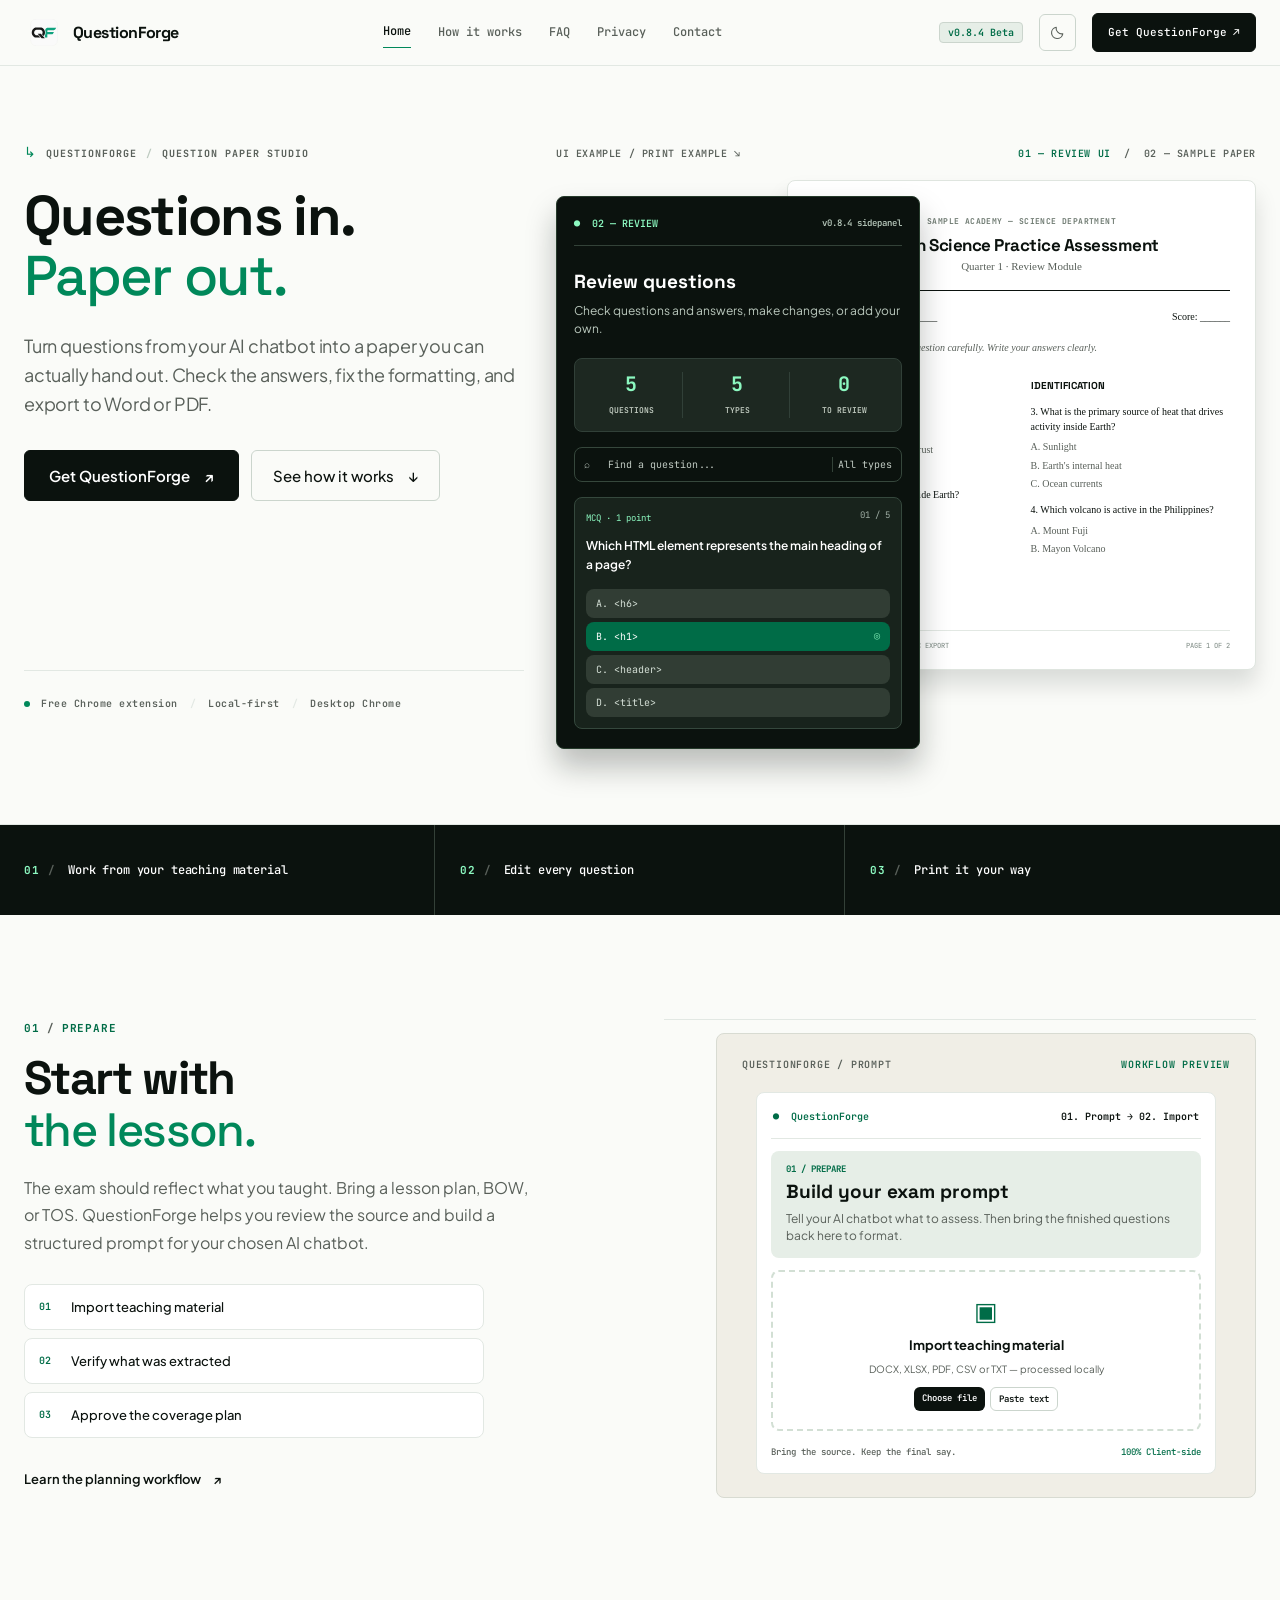
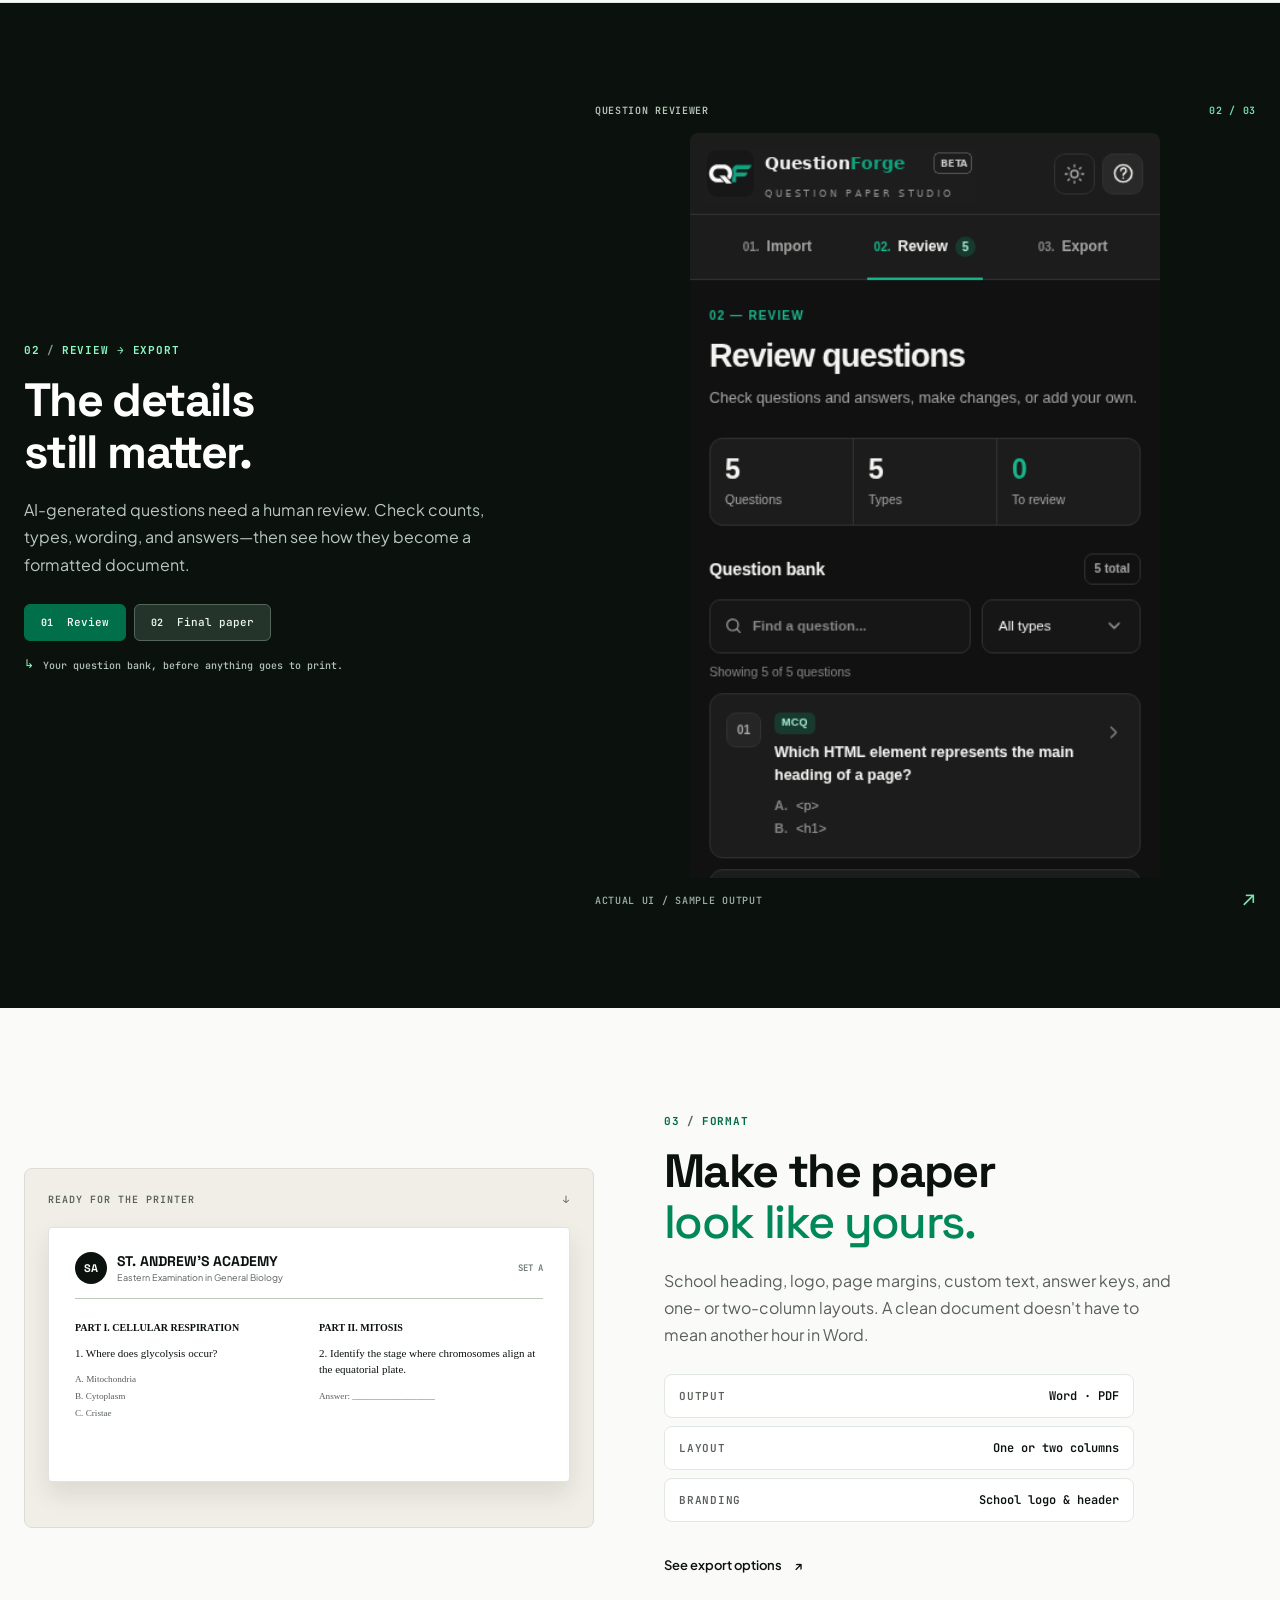
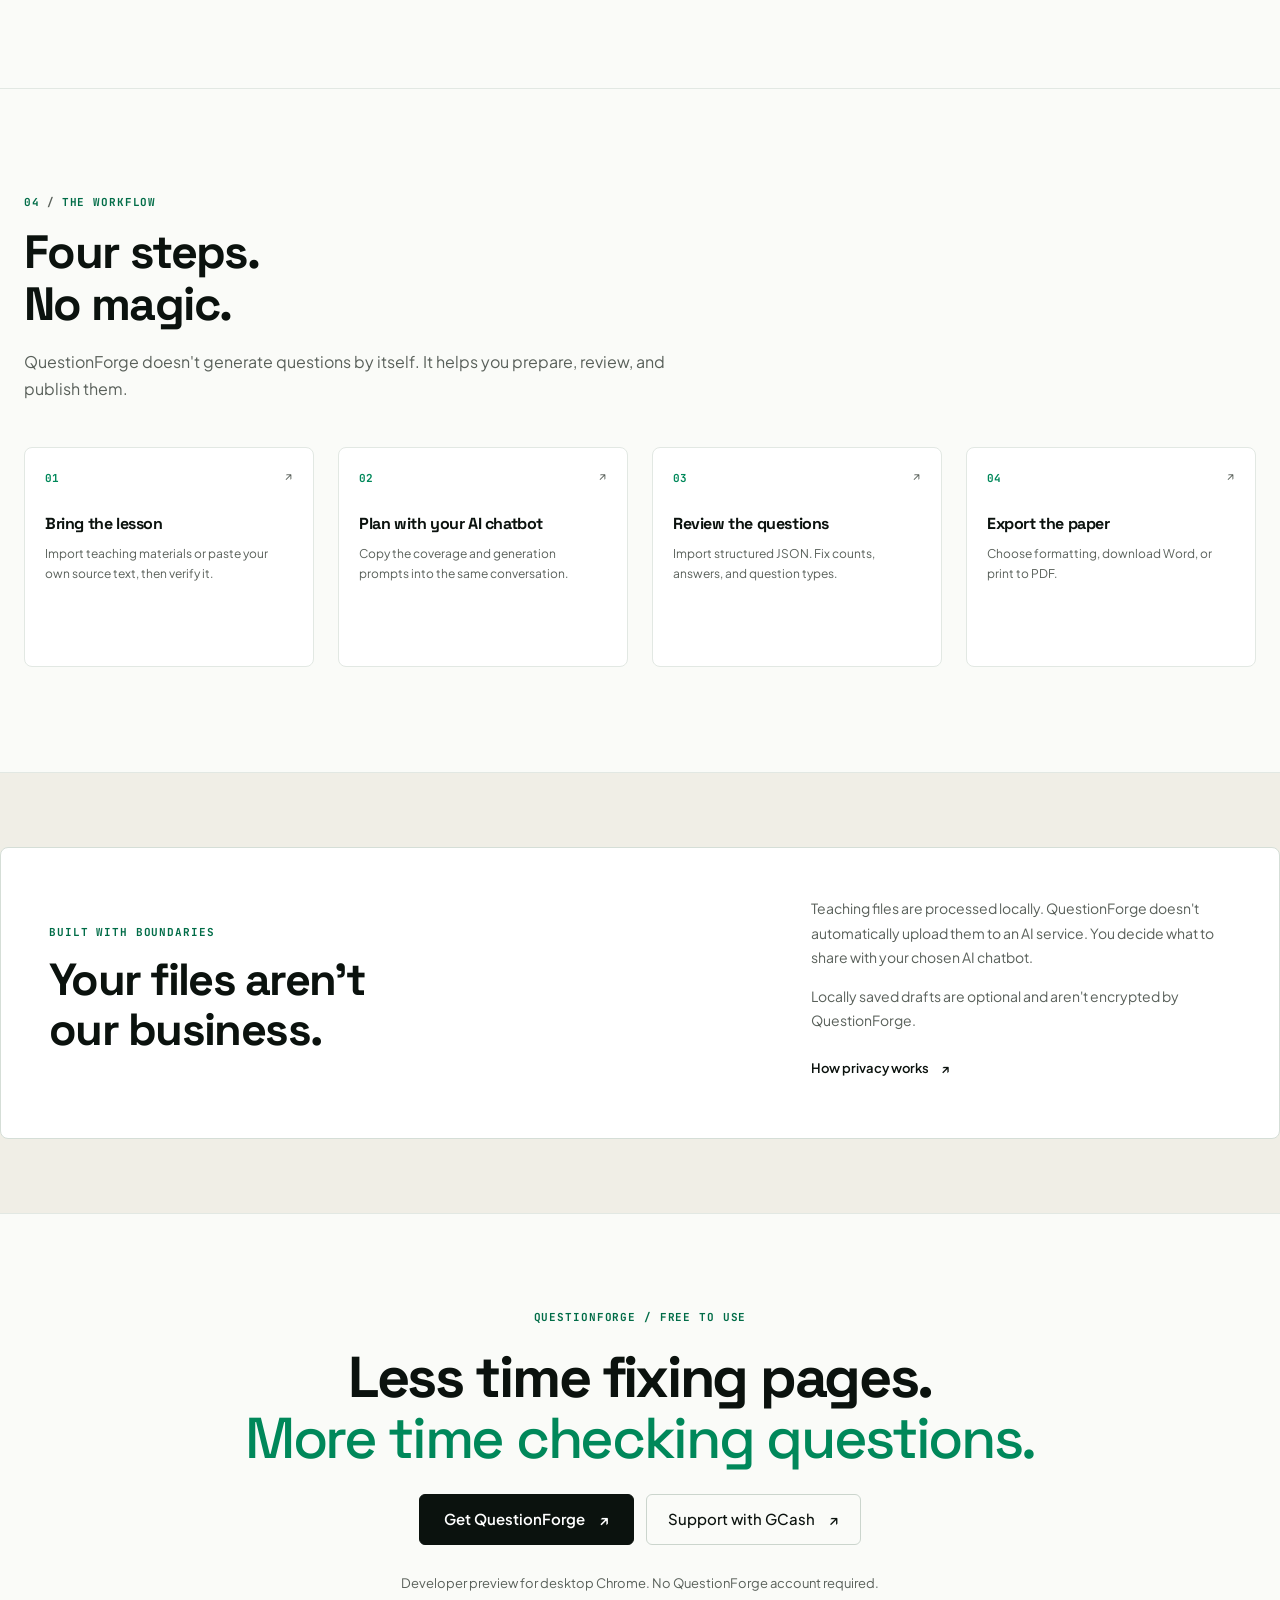
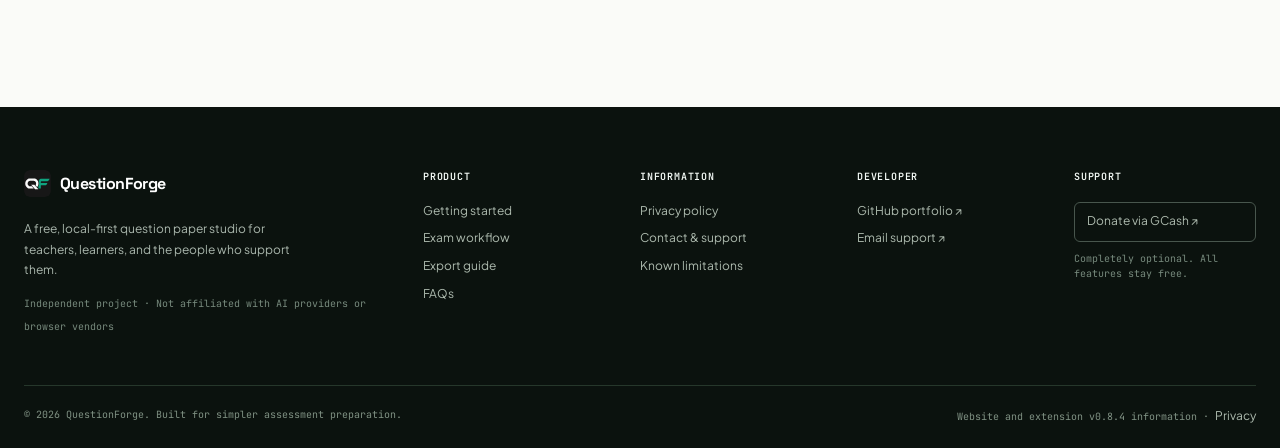
<file: index.html>
<!DOCTYPE html>
<html lang="en"><head><meta charset="utf-8"/><meta content="width=device-width,initial-scale=1" name="viewport"/><meta content="light dark" name="color-scheme"/><meta content="#151917" name="theme-color"/><meta content="Free Chrome extension for creating structured exams, reviewing questions, and exporting Word/PDF assessments." name="description"/><meta content="QuestionForge — Question Paper Studio" property="og:title"/><meta content="Free Chrome extension for creating structured exams, reviewing questions, and exporting Word/PDF assessments." property="og:description"/><meta content="website" property="og:type"/><link href="assets/favicon.png" rel="icon" type="image/png"/><script src="assets/theme-init.js"></script><link href="https://fonts.googleapis.com" rel="preconnect"/><link crossorigin="" href="https://fonts.gstatic.com" rel="preconnect"/><link href="https://fonts.googleapis.com/css2?family=JetBrains+Mono:wght@400;500;600;700&amp;family=Plus+Jakarta+Sans:wght@400;500;600;700&amp;family=Space+Grotesk:wght@400;500;600;700&amp;display=swap" rel="stylesheet"/><link href="assets/site.css" rel="stylesheet"/><link href="assets/theme.css" rel="stylesheet"/><link href="assets/mobile.css" rel="stylesheet"/><link href="assets/home.css" rel="stylesheet"/><title>QuestionForge — Exam preparation, minus the formatting</title><link href="assets/typography.css" rel="stylesheet"/><link href="assets/qforge.css" rel="stylesheet"/><link href="assets/accessibility-contrast.css" rel="stylesheet"/></head><body class="qforge-site page-index"><a class="skip" href="#main">Skip to content</a><header class="site-header"><div class="container header-inner"><a aria-label="QuestionForge home" class="brand" href="index.html"><img alt="" class="brand-logo theme-light-only" height="40" src="assets/qf-mark-light.svg" width="40"/><img alt="" class="brand-logo theme-dark-only" height="40" src="assets/qf-mark-dark.svg" width="40"/><span>Question<span class="forge">Forge</span></span></a><button aria-controls="site-navigation" aria-expanded="false" aria-label="Open navigation menu" class="menu-toggle" data-menu-toggle="" type="button"><span class="menu-label">Menu</span><svg aria-hidden="true" class="menu-glyph" fill="none" height="19" stroke="currentColor" stroke-linecap="round" stroke-width="1.7" viewbox="0 0 24 24" width="19"><path class="menu-bars" d="M4 7h16M4 12h16M4 17h16"></path><path class="menu-cross" d="M6 6l12 12M18 6L6 18"></path></svg></button><nav aria-label="Main navigation" class="nav" id="site-navigation"><a aria-current="page" href="index.html">Home</a><a href="guide.html">How it works</a><a href="faq.html">FAQ</a><a href="privacy.html">Privacy</a><a href="contact.html">Contact</a><a class="nav-cta nav-cta-mobile" href="guide.html#install">Get QuestionForge <span aria-hidden="true">↗</span></a></nav><span class="release-badge" data-release="badge">v0.8.4 Beta</span><button aria-label="Switch to dark mode" class="theme-switch" data-theme-toggle="" title="Switch color theme" type="button"><svg aria-hidden="true" class="theme-sun" fill="none" height="18" stroke="currentColor" stroke-linecap="round" stroke-linejoin="round" stroke-width="1.65" viewbox="0 0 24 24" width="18" xmlns="http://www.w3.org/2000/svg"><circle cx="12" cy="12" r="4"></circle><path d="M12 2v2m0 16v2M4.93 4.93l1.42 1.42m11.3 11.3 1.42 1.42M2 12h2m16 0h2M4.93 19.07l1.42-1.42m11.3-11.3 1.42-1.42"></path></svg><svg aria-hidden="true" class="theme-moon" fill="none" height="18" stroke="currentColor" stroke-linecap="round" stroke-linejoin="round" stroke-width="1.65" viewbox="0 0 24 24" width="18" xmlns="http://www.w3.org/2000/svg"><path d="M20.7 13.2A8.5 8.5 0 0 1 10.8 3.3 8.5 8.5 0 1 0 20.7 13.2Z"></path></svg><span class="sr-only">Change color theme</span></button><a class="header-download" href="guide.html#install">Get QuestionForge <span aria-hidden="true">↗</span></a></div></header><div aria-hidden="true" class="nav-scrim" data-nav-scrim=""></div><main class="home-page" id="main">
<section aria-labelledby="home-title" class="home-hero">
<div class="container home-hero-inner">
<div class="home-hero-copy">
<div class="home-meta"><span aria-hidden="true" class="home-glyph">↳</span> QUESTIONFORGE <span class="home-meta-rule"></span> QUESTION PAPER STUDIO</div>
<h1 id="home-title">Questions in.<br/><span>Paper out.</span></h1>
<p class="home-deck">Turn questions from your AI chatbot into a paper you can actually hand out. Check the answers, fix the formatting, and export to Word or PDF.</p>
<div class="home-hero-actions">
<a class="home-button home-button--dark" href="guide.html#install">Get QuestionForge <span aria-hidden="true">↗</span></a>
<a class="home-quiet-link" href="#how-it-works">See how it works <span aria-hidden="true">↓</span></a>
</div>
<div class="home-hero-footnote"><span aria-hidden="true" class="home-footnote-dot"></span> Free Chrome extension <span class="home-sep">/</span> Local-first <span class="home-sep">/</span> Desktop Chrome</div>
</div>
<div aria-label="Example of a QuestionForge question reviewer and finished assessment" class="home-hero-art">
<div class="home-hero-art-meta"><span>UI EXAMPLE / PRINT EXAMPLE ↘</span><span><b>01 — REVIEW UI</b>  /  02 — SAMPLE PAPER</span></div>
<div aria-label="Mockup of a print-ready science assessment with two-column questions" class="preview-paper" role="img">
<div class="paper-kicker">SAMPLE ACADEMY — SCIENCE DEPARTMENT</div><div class="paper-title">Earth Science Practice Assessment</div><div class="paper-sub">Quarter 1 · Review Module</div><div class="paper-rule"></div><div class="paper-fields">Name: ___________________ <span>Score: ______</span></div>
<div class="paper-instructions">Instructions: Read each question carefully. Write your answers clearly.</div>
<div class="paper-columns"><div><b>MULTIPLE CHOICE</b><p>1. What is a volcano?</p><span>A. A large body of water</span><span>B. An opening in Earth's crust</span><span>C. A deep ocean trench</span><p>2. What is molten rock inside Earth?</p><span>A. Cinder</span><span>B. Magma</span><span>C. Ash</span></div><div><b>IDENTIFICATION</b><p>3. What is the primary source of heat that drives activity inside Earth?</p><span>A. Sunlight</span><span>B. Earth's internal heat</span><span>C. Ocean currents</span><p>4. Which volcano is active in the Philippines?</p><span>A. Mount Fuji</span><span>B. Mayon Volcano</span></div></div><div class="paper-footer">QUESTIONFORGE DETERMINISTIC EXPORT <span>PAGE 1 OF 2</span></div></div>
<div aria-label="Example QuestionForge review panel with five questions staged" class="preview-editor" role="img">
<div class="editor-top"><span>●  02 — REVIEW</span><small>v0.8.4 sidepanel</small></div><div class="editor-heading">Review questions</div><p>Check questions and answers, make changes, or add your own.</p>
<div class="editor-stats"><div><b>5</b><span>QUESTIONS</span></div><div><b>5</b><span>TYPES</span></div><div><b>0</b><span>TO REVIEW</span></div></div>
<div class="editor-search">⌕   Find a question... <span>All types</span></div><div class="editor-card"><span>MCQ · 1 point</span><small>01 / 5</small><p>Which HTML element represents the main heading of a page?</p><div>A. &lt;h6&gt;</div><div class="correct">B. &lt;h1&gt; <span>◎</span></div><div>C. &lt;header&gt;</div><div>D. &lt;title&gt;</div></div></div>
</div>
</div>
</section>
<section aria-label="QuestionForge at a glance" class="home-rail">
<div class="container home-rail-grid">
<div><span class="home-rail-number">01 <span aria-hidden="true">/</span></span><span>Work from your teaching material</span></div>
<div><span class="home-rail-number">02 <span aria-hidden="true">/</span></span><span>Edit every question</span></div>
<div><span class="home-rail-number">03 <span aria-hidden="true">/</span></span><span>Print it your way</span></div>
</div>
</section>
<section class="home-chapter home-chapter--plan" id="prepare">
<div class="container home-chapter-grid">
<div class="home-chapter-copy">
<span class="home-chapter-index">01 <span>/</span> PREPARE</span>
<h2>Start with<br/><em>the lesson.</em></h2>
<p>The exam should reflect what you taught. Bring a lesson plan, BOW, or TOS. QuestionForge helps you review the source and build a structured prompt for your chosen AI chatbot.</p>
<div class="home-line-list"><div><span>01</span> Import teaching material</div><div><span>02</span> Verify what was extracted</div><div><span>03</span> Approve the coverage plan</div></div>
<a class="home-inline-cta" href="guide.html#workflow">Learn the planning workflow <span aria-hidden="true">↗</span></a>
</div>
<div class="home-chapter-media home-chapter-media--plan"><div class="prepare-window"><div class="home-media-topline"><span>QUESTIONFORGE / PROMPT</span><span>WORKFLOW PREVIEW</span></div><div class="prepare-screen"><div class="prepare-topline"><span>●  QuestionForge</span><span>01. Prompt → 02. Import</span></div><div class="prepare-intro"><span>01 / PREPARE</span><strong>Build your exam prompt</strong><small>Tell your AI chatbot what to assess. Then bring the finished questions back here to format.</small></div><div class="prepare-upload"><span>▣</span><b>Import teaching material</b><small>DOCX, XLSX, PDF, CSV or TXT — processed locally</small><div><span>Choose file</span><span>Paste text</span></div></div><div class="prepare-foot"><span>Bring the source. Keep the final say.</span><span>100% Client-side</span></div></div></div></div>
</div>
</section>
<section aria-labelledby="demo-heading" class="home-demo" id="review">
<div class="container home-demo-grid">
<div class="home-demo-intro">
<span class="home-chapter-index">02 <span>/</span> REVIEW → EXPORT</span>
<h2 id="demo-heading">The details<br/>still matter.</h2>
<p>AI-generated questions need a human review. Check counts, types, wording, and answers—then see how they become a formatted document.</p>
<div aria-label="Preview a QuestionForge screen" class="home-demo-tabs" role="group">
<button aria-pressed="true" class="home-demo-tab active" data-preview="review" type="button"><span>01</span> Review</button>
<button aria-pressed="false" class="home-demo-tab" data-preview="export" type="button"><span>02</span> Final paper</button>
</div>
<div aria-live="polite" class="home-demo-note"><span aria-hidden="true" class="home-demo-marker">↳</span><span id="demo-description">Your question bank, before anything goes to print.</span></div>
</div>
<div class="home-demo-display figma-demo-card" data-view="review" id="demo-display">
<div class="home-demo-top"><span id="demo-top-label">QUESTION REVIEWER</span><span>02 / 03</span></div>
<div class="home-demo-image-wrap"><div class="home-demo-media"><img alt="QuestionForge's editable question bank" height="850" id="demo-image" loading="lazy" src="assets/question-review.png" width="390"/><span class="home-demo-paper-brand" aria-hidden="true"><img src="assets/qf-mark-light.svg" alt="" width="128" height="128"/></span></div></div>
<div class="home-demo-bottom"><span>ACTUAL UI / SAMPLE OUTPUT</span><span aria-hidden="true">↗</span></div>
</div>
</div>
</section>
<section class="home-chapter home-chapter--export" id="export">
<div class="container home-chapter-grid home-chapter-grid--reverse">
<div class="home-chapter-copy">
<span class="home-chapter-index">03 <span>/</span> FORMAT</span>
<h2>Make the paper<br/><em>look like yours.</em></h2>
<p>School heading, logo, page margins, custom text, answer keys, and one- or two-column layouts. A clean document doesn't have to mean another hour in Word.</p>
<div class="home-spec-list"><div><span>OUTPUT</span><strong>Word · PDF</strong></div><div><span>LAYOUT</span><strong>One or two columns</strong></div><div><span>BRANDING</span><strong>School logo &amp; header</strong></div></div>
<a class="home-inline-cta" href="guide.html#document-export">See export options <span aria-hidden="true">↗</span></a>
</div>
<div aria-label="Example formatted assessment paper" class="home-export-display"><div class="export-preview-frame"><div class="export-frame-top"><span>READY FOR THE PRINTER</span><span>↓</span></div><div class="export-sheet"><div class="export-school"><div class="school-mark">SA</div><div><strong>ST. ANDREW'S ACADEMY</strong><small>Eastern Examination in General Biology</small></div><span>SET A</span></div><div class="export-paper-cols"><div><b>PART I. CELLULAR RESPIRATION</b><p>1. Where does glycolysis occur?</p><small>A. Mitochondria<br/>B. Cytoplasm<br/>C. Cristae</small></div><div><b>PART II. MITOSIS</b><p>2. Identify the stage where chromosomes align at the equatorial plate.</p><small>Answer: __________________</small></div></div></div></div></div>
</div>
</section>
<section aria-labelledby="steps-title" class="home-steps figma-steps" id="how-it-works">
<div class="container home-steps-layout">
<div class="home-steps-heading"><span class="home-chapter-index">04 <span>/</span> THE WORKFLOW</span><h2 id="steps-title">Four steps.<br/>No magic.</h2><p>QuestionForge doesn't generate questions by itself. It helps you prepare, review, and publish them.</p></div>
<ol class="home-step-list">
<li><span>01</span><div><h3>Bring the lesson</h3><p>Import teaching materials or paste your own source text, then verify it.</p></div><span aria-hidden="true">↗</span></li>
<li><span>02</span><div><h3>Plan with your AI chatbot</h3><p>Copy the coverage and generation prompts into the same conversation.</p></div><span aria-hidden="true">↗</span></li>
<li><span>03</span><div><h3>Review the questions</h3><p>Import structured JSON. Fix counts, answers, and question types.</p></div><span aria-hidden="true">↗</span></li>
<li><span>04</span><div><h3>Export the paper</h3><p>Choose formatting, download Word, or print to PDF.</p></div><span aria-hidden="true">↗</span></li>
</ol>
</div>
</section>
<section aria-labelledby="privacy-title" class="home-privacy figma-privacy"><div class="container home-privacy-layout"><div><span class="home-chapter-index">BUILT WITH BOUNDARIES</span><h2 id="privacy-title">Your files aren't<br/>our business.</h2></div><div><p>Teaching files are processed locally. QuestionForge doesn't automatically upload them to an AI service. You decide what to share with your chosen AI chatbot.</p><p>Locally saved drafts are optional and aren't encrypted by QuestionForge.</p><a class="home-inline-cta" href="privacy.html">How privacy works <span aria-hidden="true">↗</span></a></div></div></section>
<section class="home-ending figma-ending"><div class="container home-ending-inner"><span class="home-chapter-index">QUESTIONFORGE / FREE TO USE</span><h2>Less time fixing pages.<br/><span>More time checking questions.</span></h2><div class="home-ending-actions"><a class="home-button home-button--dark" href="guide.html#install">Get QuestionForge <span aria-hidden="true">↗</span></a><a class="home-quiet-link" href="contact.html#support-the-project">Support with GCash <span aria-hidden="true">↗</span></a></div><p>Developer preview for desktop Chrome. No QuestionForge account required.</p></div></section>
</main><footer class="footer"><div class="container"><div class="footer-main"><div><a class="brand" href="index.html"><img alt="" height="40" src="assets/qf-mark-dark.svg" width="40"> <span>Question<span class="forge">Forge</span></span></img></a><p class="brand-note">A free, local-first question paper studio for teachers, learners, and the people who support them.</p><span class="note">Independent project · Not affiliated with AI providers or browser vendors</span></div><div><h4>Product</h4><div class="footer-links"><a href="guide.html">Getting started</a><a href="guide.html#workflow">Exam workflow</a><a href="guide.html#document-export">Export guide</a><a href="faq.html">FAQs</a></div></div><div><h4>Information</h4><div class="footer-links"><a href="privacy.html">Privacy policy</a><a href="contact.html">Contact &amp; support</a><a href="guide.html#limitations">Known limitations</a></div></div><div><h4>Developer</h4><div class="footer-links"><a href="https://github.com/hutchiejn" rel="noopener noreferrer" target="_blank">GitHub portfolio ↗</a><a href="mailto:hutchiejn@gmail.com">Email support ↗</a></div></div><div><h4>Support</h4><div class="footer-links footer-support-links"><a class="support-button support-button--donate" href="contact.html#support-the-project">Donate via GCash ↗</a><span class="note">Completely optional. All features stay free.</span></div></div></div><div class="footer-bottom"><span>© 2026 QuestionForge. Built for simpler assessment preparation.</span><span>Website and extension <span data-release="version">v0.8.4</span> information · <a href="privacy.html">Privacy</a></span></div></div></footer><script defer="" src="assets/site.js"></script><script defer="" src="assets/home.js"></script></body></html>
</file>
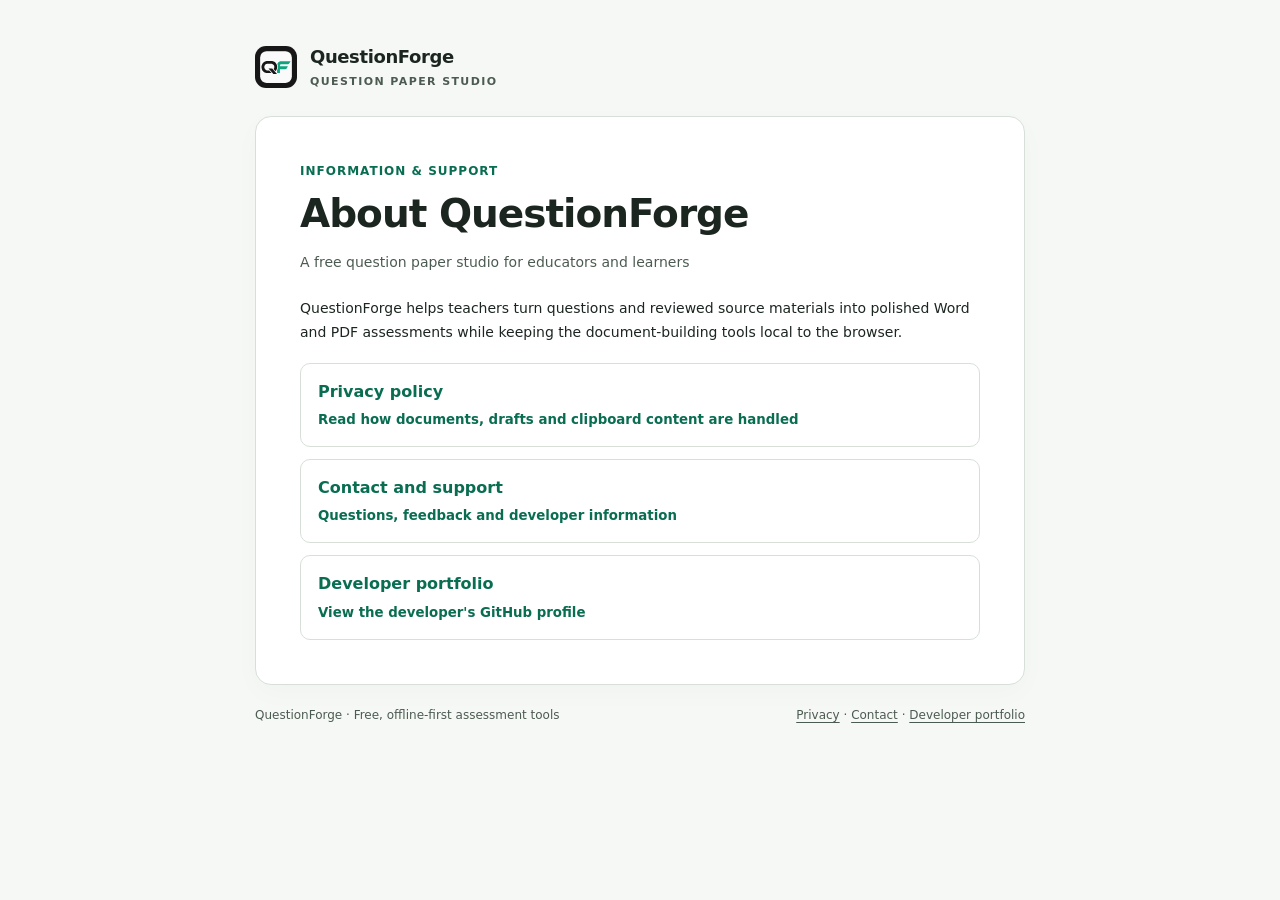
<file: docs/index.html>
<!doctype html>
<html lang="en"><head><meta charset="utf-8"/><meta name="viewport" content="width=device-width,initial-scale=1"/>
<meta name="color-scheme" content="light"/><title>About QuestionForge · QuestionForge</title><link rel="stylesheet" href="legal.css"/></head>
<body><div class="shell"><a class="top" href="index.html" aria-label="QuestionForge information home"><img src="brand-mark.svg" width="42" height="42" alt=""/><span><strong>QuestionForge</strong><small>QUESTION PAPER STUDIO</small></span></a>
<main class="panel"><div class="label">Information & support</div><h1>About QuestionForge</h1><p class="subtitle">A free question paper studio for educators and learners</p><p>QuestionForge helps teachers turn questions and reviewed source materials into polished Word and PDF assessments while keeping the document-building tools local to the browser.</p>
<div class="links"><a href="privacy.html">Privacy policy<br/><small>Read how documents, drafts and clipboard content are handled</small></a>
<a href="contact.html">Contact and support<br/><small>Questions, feedback and developer information</small></a>
<a href="https://github.com/hutchiejn" target="_blank" rel="noopener noreferrer">Developer portfolio<br/><small>View the developer's GitHub profile</small></a></div>
</main>
<footer class="footer"><span>QuestionForge · Free, offline-first assessment tools</span><span><a href="privacy.html">Privacy</a> · <a href="contact.html">Contact</a> · <a href="https://github.com/hutchiejn" rel="noopener noreferrer" target="_blank">Developer portfolio</a></span></footer></div></body></html>
</file>
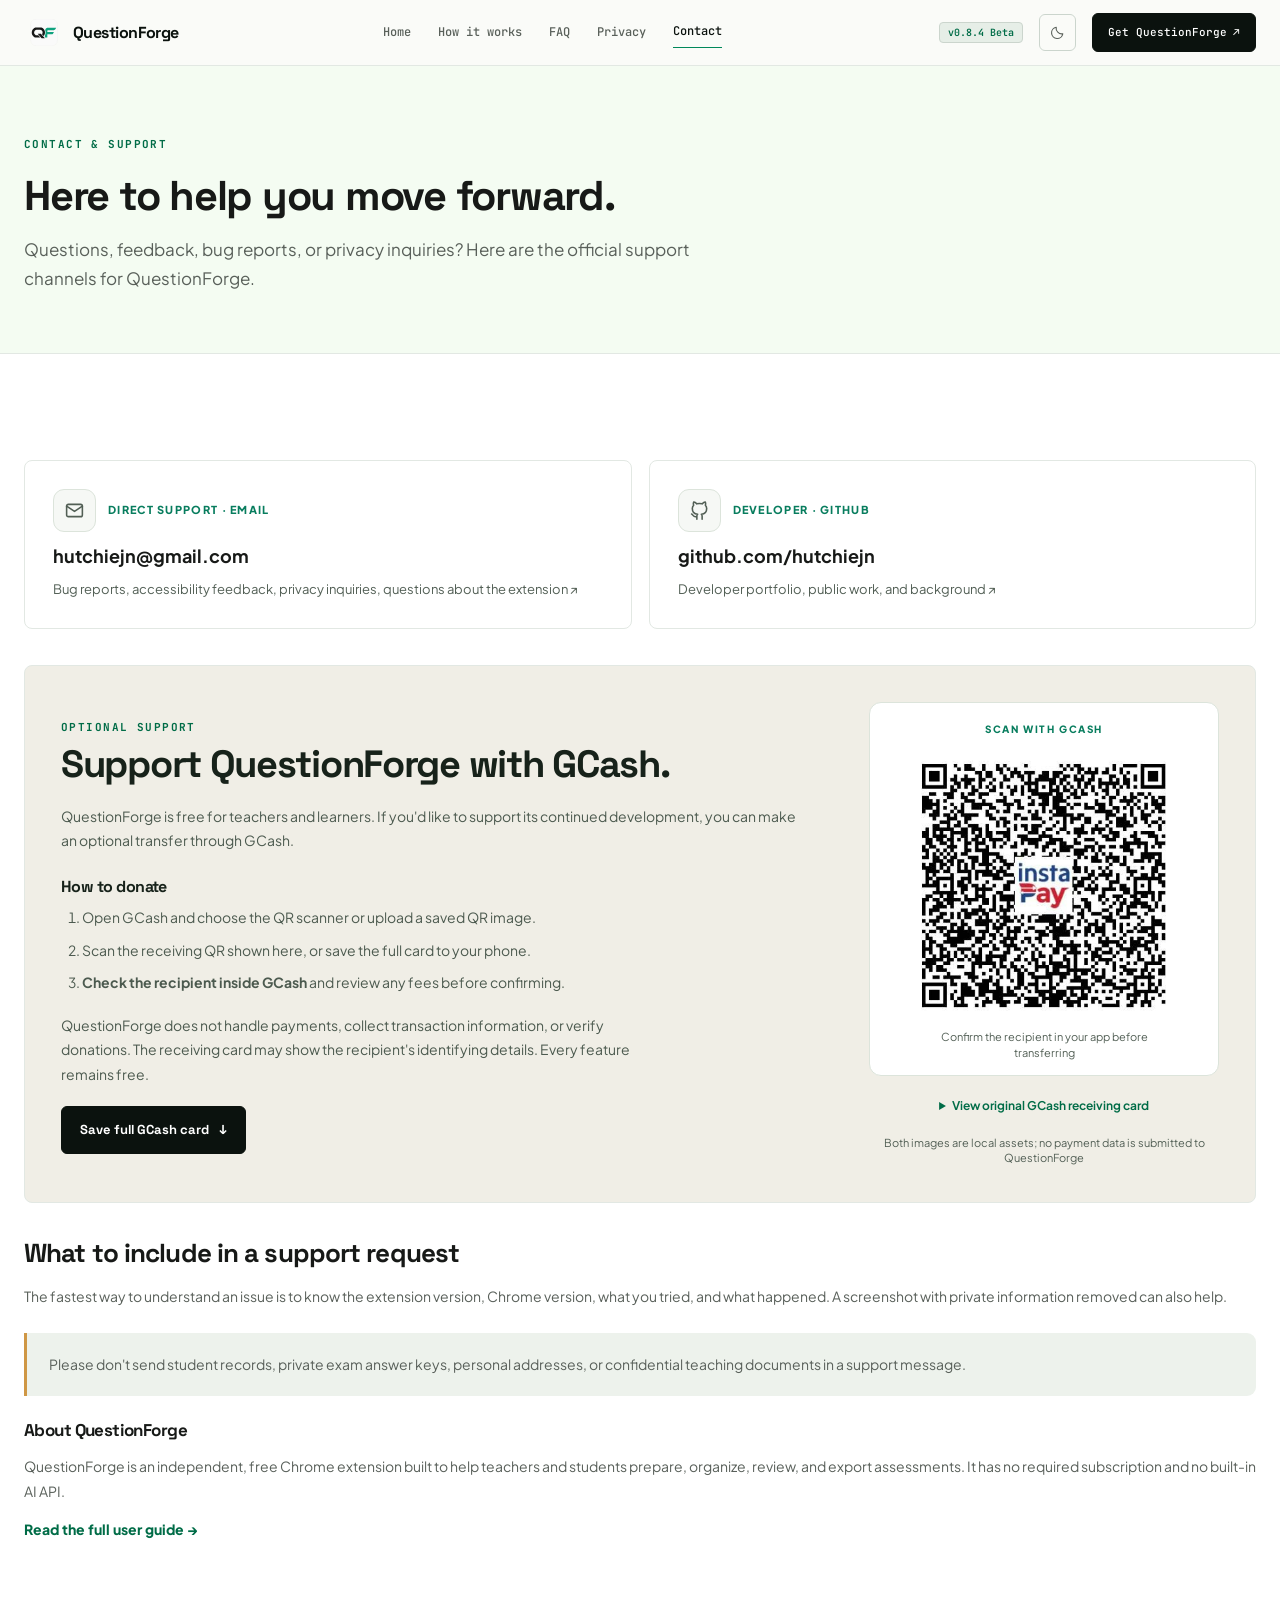
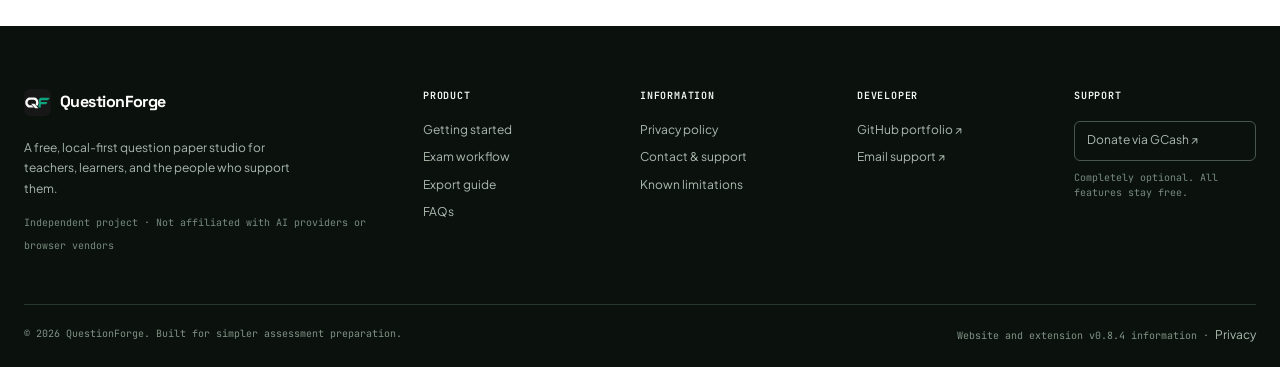
<file: contact.html>
<!DOCTYPE html>
<html lang="en"><head><meta charset="utf-8"/><meta content="width=device-width,initial-scale=1" name="viewport"/><meta content="light dark" name="color-scheme"/><meta content="#151917" name="theme-color"/><meta content="Contact the QuestionForge developer for product support, bug reports, privacy requests, and collaboration." name="description"/><meta content="Contact &amp; Support — QuestionForge" property="og:title"/><meta content="Contact the QuestionForge developer for product support, bug reports, privacy requests, and collaboration." property="og:description"/><meta content="website" property="og:type"/><link href="assets/favicon.png" rel="icon" type="image/png"/><script src="assets/theme-init.js"></script><link href="https://fonts.googleapis.com" rel="preconnect"/><link crossorigin="" href="https://fonts.gstatic.com" rel="preconnect"/><link href="https://fonts.googleapis.com/css2?family=JetBrains+Mono:wght@400;500;600;700&amp;family=Plus+Jakarta+Sans:wght@400;500;600;700&amp;family=Space+Grotesk:wght@400;500;600;700&amp;display=swap" rel="stylesheet"/><link href="assets/site.css" rel="stylesheet"/><link href="assets/theme.css" rel="stylesheet"/><link href="assets/mobile.css" rel="stylesheet"/><title>Contact &amp; Support — QuestionForge</title><link href="assets/typography.css" rel="stylesheet"/><link href="assets/qforge.css" rel="stylesheet"/><link href="assets/accessibility-contrast.css" rel="stylesheet"/></head><body class="qforge-site page-contact"><a class="skip" href="#main">Skip to content</a><header class="site-header"><div class="container header-inner"><a aria-label="QuestionForge home" class="brand" href="index.html"><img alt="" class="brand-logo theme-light-only" height="40" src="assets/qf-mark-light.svg" width="40"/><img alt="" class="brand-logo theme-dark-only" height="40" src="assets/qf-mark-dark.svg" width="40"/><span>Question<span class="forge">Forge</span></span></a><button aria-controls="site-navigation" aria-expanded="false" aria-label="Open navigation menu" class="menu-toggle" data-menu-toggle="" type="button"><span class="menu-label">Menu</span><svg aria-hidden="true" class="menu-glyph" fill="none" height="19" stroke="currentColor" stroke-linecap="round" stroke-width="1.7" viewbox="0 0 24 24" width="19"><path class="menu-bars" d="M4 7h16M4 12h16M4 17h16"></path><path class="menu-cross" d="M6 6l12 12M18 6L6 18"></path></svg></button><nav aria-label="Main navigation" class="nav" id="site-navigation"><a href="index.html">Home</a><a href="guide.html">How it works</a><a href="faq.html">FAQ</a><a href="privacy.html">Privacy</a><a aria-current="page" href="contact.html">Contact</a><a class="nav-cta nav-cta-mobile" href="guide.html#install">Get QuestionForge <span aria-hidden="true">↗</span></a></nav><span class="release-badge" data-release="badge">v0.8.4 Beta</span><button aria-label="Switch to dark mode" class="theme-switch" data-theme-toggle="" title="Switch color theme" type="button"><svg aria-hidden="true" class="theme-sun" fill="none" height="18" stroke="currentColor" stroke-linecap="round" stroke-linejoin="round" stroke-width="1.65" viewbox="0 0 24 24" width="18" xmlns="http://www.w3.org/2000/svg"><circle cx="12" cy="12" r="4"></circle><path d="M12 2v2m0 16v2M4.93 4.93l1.42 1.42m11.3 11.3 1.42 1.42M2 12h2m16 0h2M4.93 19.07l1.42-1.42m11.3-11.3 1.42-1.42"></path></svg><svg aria-hidden="true" class="theme-moon" fill="none" height="18" stroke="currentColor" stroke-linecap="round" stroke-linejoin="round" stroke-width="1.65" viewbox="0 0 24 24" width="18" xmlns="http://www.w3.org/2000/svg"><path d="M20.7 13.2A8.5 8.5 0 0 1 10.8 3.3 8.5 8.5 0 1 0 20.7 13.2Z"></path></svg><span class="sr-only">Change color theme</span></button><a class="header-download" href="guide.html#install">Get QuestionForge <span aria-hidden="true">↗</span></a></div></header><div aria-hidden="true" class="nav-scrim" data-nav-scrim=""></div><main id="main"><section class="page-hero figma-subpage-hero"><div class="container"><span class="eyebrow">CONTACT &amp; SUPPORT</span><h1>Here to help you move forward.</h1><p>Questions, feedback, bug reports, or privacy inquiries? Here are the official support channels for QuestionForge.</p></div></section><section class="section" style="padding-top:70px"><div class="container"><div class="contact-grid"><a class="contact-card" href="mailto:hutchiejn@gmail.com?subject=QuestionForge%20Support"><div class="contact-card-top"><span class="contact-card-icon"><svg aria-hidden="true" fill="none" focusable="false" height="21" stroke="currentColor" stroke-linecap="round" stroke-linejoin="round" stroke-width="1.8" viewbox="0 0 24 24" width="21" xmlns="http://www.w3.org/2000/svg"><rect height="14" rx="2" width="18" x="3" y="5"></rect><path d="m3 7 9 6 9-6"></path></svg></span><span class="card-label">Direct support · Email</span></div><strong>hutchiejn@gmail.com</strong><span>Bug reports, accessibility feedback, privacy inquiries, questions about the extension ↗</span></a><a class="contact-card" href="https://github.com/hutchiejn" rel="noopener noreferrer" target="_blank"><div class="contact-card-top"><span class="contact-card-icon"><svg aria-hidden="true" fill="none" focusable="false" height="21" stroke="currentColor" stroke-linecap="round" stroke-linejoin="round" stroke-width="1.8" viewbox="0 0 24 24" width="21" xmlns="http://www.w3.org/2000/svg"><path d="M9 19c-4.3 1.3-4.3-2.5-6-3m12 6v-3.3a3.1 3.1 0 0 0-.9-2.4c3-.3 6.1-1.5 6.1-6.7a5.2 5.2 0 0 0-1.5-3.6 4.8 4.8 0 0 0-.1-3.6S17.4 2 15 4.4a12.2 12.2 0 0 0-6 0C6.6 2 5.4 2.4 5.4 2.4a4.8 4.8 0 0 0-.1 3.6 5.2 5.2 0 0 0-1.5 3.6c0 5.2 3.1 6.4 6.1 6.7A3.1 3.1 0 0 0 9 18.7V22"></path></svg></span><span class="card-label">Developer · GitHub</span></div><strong>github.com/hutchiejn</strong><span>Developer portfolio, public work, and background ↗</span></a></div><section aria-labelledby="gcash-support-title" class="support-panel gcash-donation" id="support-the-project">
<div class="gcash-donation-copy">
<span class="eyebrow">Optional support</span>
<h2 id="gcash-support-title">Support QuestionForge with GCash.</h2>
<p>QuestionForge is free for teachers and learners. If you'd like to support its continued development, you can make an optional transfer through GCash.</p>
<h3>How to donate</h3>
<ol>
<li>Open GCash and choose the QR scanner or upload a saved QR image.</li>
<li>Scan the receiving QR shown here, or save the full card to your phone.</li>
<li><strong>Check the recipient inside GCash</strong> and review any fees before confirming.</li>
</ol>
<p class="note">QuestionForge does not handle payments, collect transaction information, or verify donations. The receiving card may show the recipient's identifying details. Every feature remains free.</p>
<a class="button gcash-download" download="QuestionForge-GCash-Receiving-Card.png" href="assets/gcash-receive-card.png">Save full GCash card <span aria-hidden="true">↓</span></a>
</div>
<figure class="gcash-donation-visual">
<div class="gcash-scan-panel">
<span class="gcash-scan-label">SCAN WITH GCASH</span>
<img alt="GCash InstaPay receiving QR code cropped without altering its pixels" class="gcash-scan-image" decoding="async" height="415" loading="eager" src="assets/gcash-receive-qr.png" width="415"/>
<span class="gcash-scan-hint">Confirm the recipient in your app before transferring</span>
</div>
<details class="gcash-original-details">
<summary>View original GCash receiving card</summary>
<img alt="Original GCash receiving card with QR and masked recipient information" decoding="async" height="2041" loading="lazy" src="assets/gcash-receive-card.png" width="1080"/>
</details>
<figcaption>Both images are local assets; no payment data is submitted to QuestionForge</figcaption>
</figure>
</section><div class="container" style="padding:0"><article class="article"><h2>What to include in a support request</h2><p>The fastest way to understand an issue is to know the extension version, Chrome version, what you tried, and what happened. A screenshot with private information removed can also help.</p><div class="callout warning"><p>Please don't send student records, private exam answer keys, personal addresses, or confidential teaching documents in a support message.</p></div><h3>About QuestionForge</h3><p>QuestionForge is an independent, free Chrome extension built to help teachers and students prepare, organize, review, and export assessments. It has no required subscription and no built-in AI API.</p><p><a class="link-arrow" href="guide.html">Read the full user guide →</a></p></article></div></div></section></main><footer class="footer"><div class="container"><div class="footer-main"><div><a class="brand" href="index.html"><img alt="" height="40" src="assets/qf-mark-dark.svg" width="40"/> <span>Question<span class="forge">Forge</span></span></a><p class="brand-note">A free, local-first question paper studio for teachers, learners, and the people who support them.</p><span class="note">Independent project · Not affiliated with AI providers or browser vendors</span></div><div><h4>Product</h4><div class="footer-links"><a href="guide.html">Getting started</a><a href="guide.html#workflow">Exam workflow</a><a href="guide.html#document-export">Export guide</a><a href="faq.html">FAQs</a></div></div><div><h4>Information</h4><div class="footer-links"><a href="privacy.html">Privacy policy</a><a href="contact.html">Contact &amp; support</a><a href="guide.html#limitations">Known limitations</a></div></div><div><h4>Developer</h4><div class="footer-links"><a href="https://github.com/hutchiejn" rel="noopener noreferrer" target="_blank">GitHub portfolio ↗</a><a href="mailto:hutchiejn@gmail.com">Email support ↗</a></div></div><div><h4>Support</h4><div class="footer-links footer-support-links"><a class="support-button support-button--donate" href="contact.html#support-the-project">Donate via GCash ↗</a><span class="note">Completely optional. All features stay free.</span></div></div></div><div class="footer-bottom"><span>© 2026 QuestionForge. Built for simpler assessment preparation.</span><span>Website and extension <span data-release="version">v0.8.4</span> information · <a href="privacy.html">Privacy</a></span></div></div></footer><script defer="" src="assets/site.js"></script></body></html>
</file>
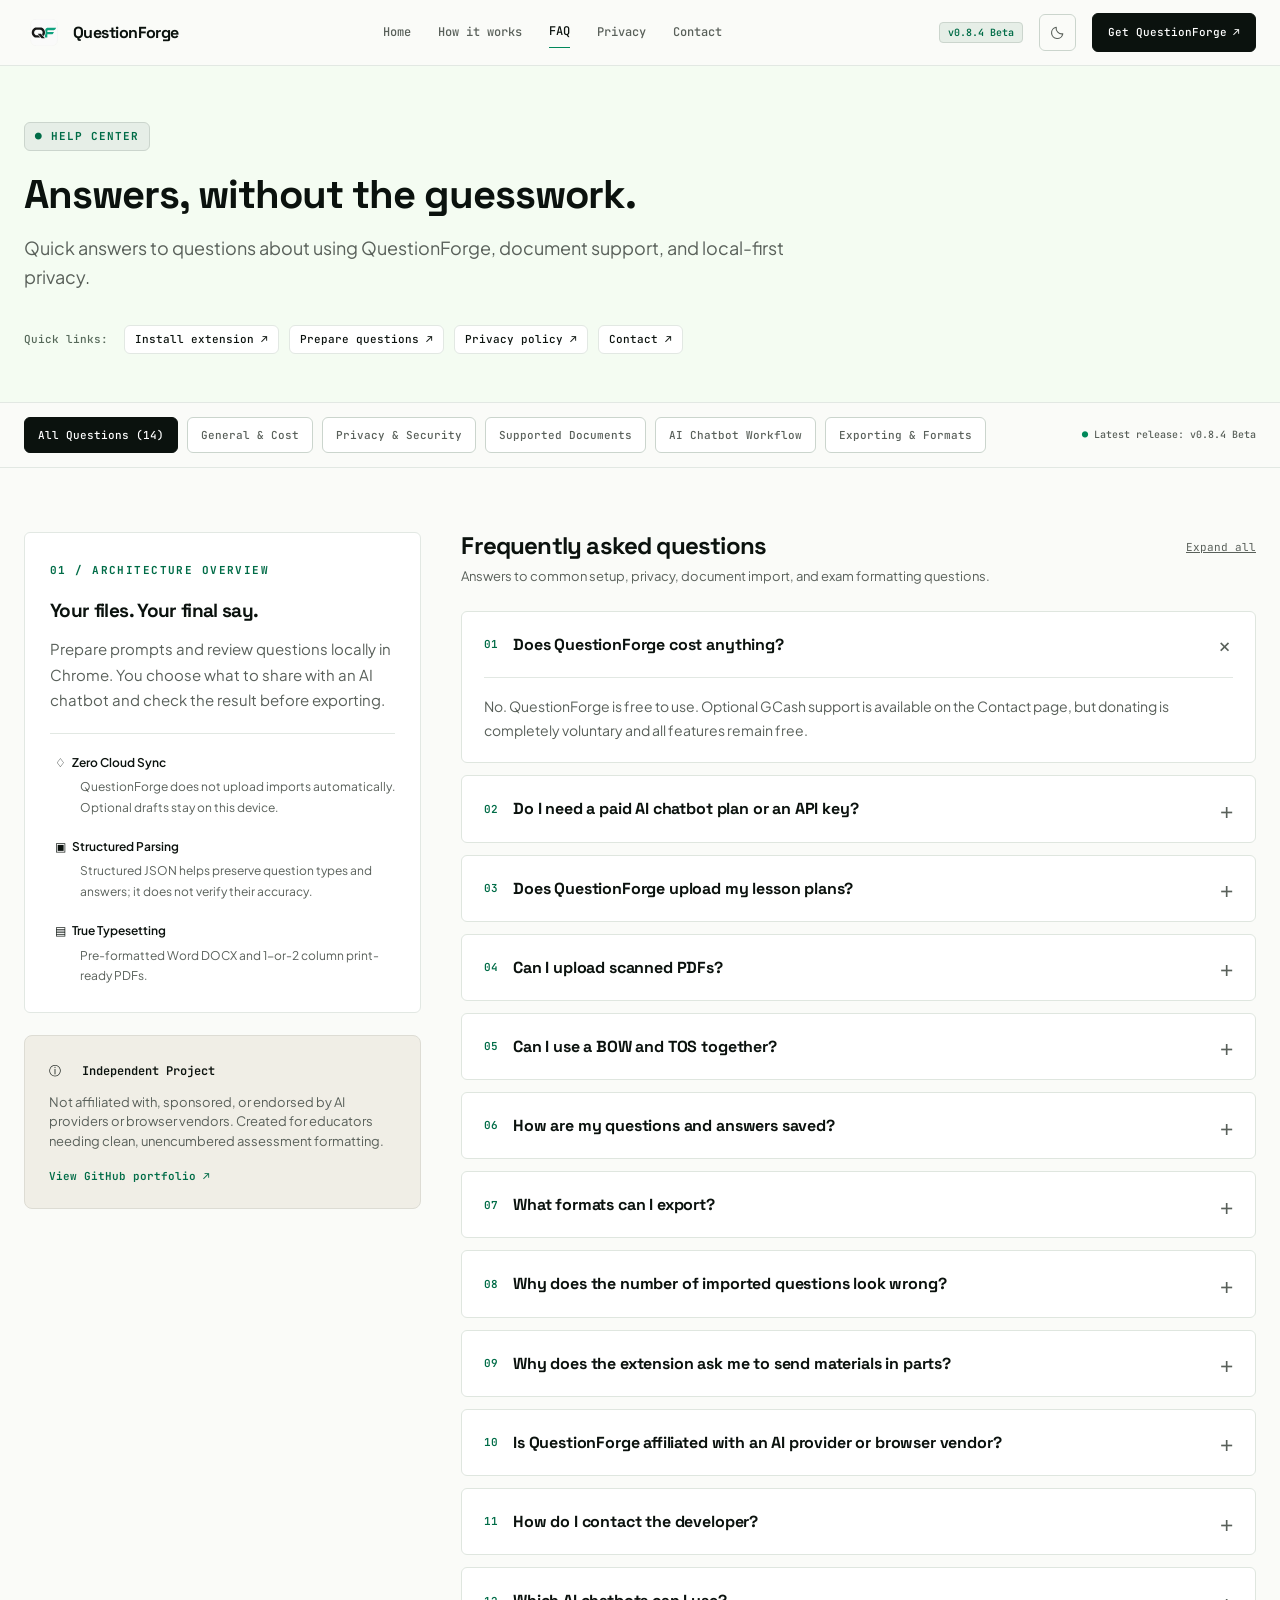
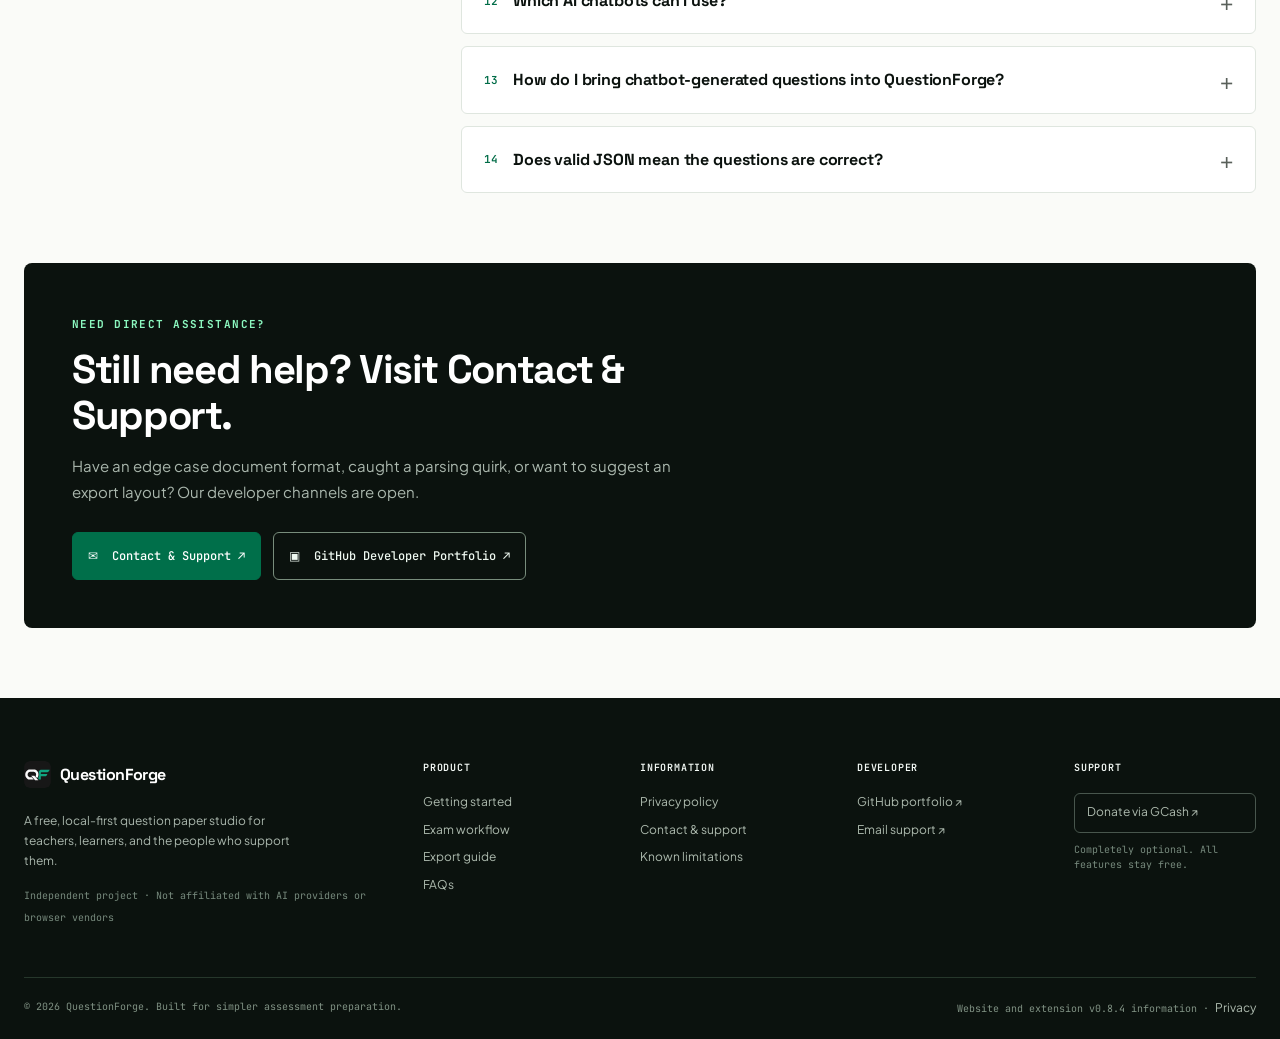
<file: faq.html>
<!DOCTYPE html>
<html lang="en"><head><meta charset="utf-8"/><meta content="width=device-width,initial-scale=1" name="viewport"/><meta content="light dark" name="color-scheme"/><meta content="#151917" name="theme-color"/><meta content="Answers about QuestionForge, AI prompts, document formats, privacy, question imports, and Word/PDF exports." name="description"/><meta content="Frequently Asked Questions — QuestionForge" property="og:title"/><meta content="Answers about QuestionForge, AI prompts, document formats, privacy, question imports, and Word/PDF exports." property="og:description"/><meta content="website" property="og:type"/><link href="assets/favicon.png" rel="icon" type="image/png"/><script src="assets/theme-init.js"></script><link href="https://fonts.googleapis.com" rel="preconnect"/><link crossorigin="" href="https://fonts.gstatic.com" rel="preconnect"/><link href="https://fonts.googleapis.com/css2?family=JetBrains+Mono:wght@400;500;600;700&amp;family=Plus+Jakarta+Sans:wght@400;500;600;700&amp;family=Space+Grotesk:wght@400;500;600;700&amp;display=swap" rel="stylesheet"/><link href="assets/site.css" rel="stylesheet"/><link href="assets/theme.css" rel="stylesheet"/><link href="assets/mobile.css" rel="stylesheet"/><title>Frequently Asked Questions — QuestionForge</title><link href="assets/typography.css" rel="stylesheet"/><link href="assets/qforge.css" rel="stylesheet"/><link href="assets/accessibility-contrast.css" rel="stylesheet"/></head><body class="qforge-site page-faq"><a class="skip" href="#main">Skip to content</a><header class="site-header"><div class="container header-inner"><a aria-label="QuestionForge home" class="brand" href="index.html"><img alt="" class="brand-logo theme-light-only" height="40" src="assets/qf-mark-light.svg" width="40"/><img alt="" class="brand-logo theme-dark-only" height="40" src="assets/qf-mark-dark.svg" width="40"/><span>Question<span class="forge">Forge</span></span></a><button aria-controls="site-navigation" aria-expanded="false" aria-label="Open navigation menu" class="menu-toggle" data-menu-toggle="" type="button"><span class="menu-label">Menu</span><svg aria-hidden="true" class="menu-glyph" fill="none" height="19" stroke="currentColor" stroke-linecap="round" stroke-width="1.7" viewbox="0 0 24 24" width="19"><path class="menu-bars" d="M4 7h16M4 12h16M4 17h16"></path><path class="menu-cross" d="M6 6l12 12M18 6L6 18"></path></svg></button><nav aria-label="Main navigation" class="nav" id="site-navigation"><a href="index.html">Home</a><a href="guide.html">How it works</a><a aria-current="page" href="faq.html">FAQ</a><a href="privacy.html">Privacy</a><a href="contact.html">Contact</a><a class="nav-cta nav-cta-mobile" href="guide.html#install">Get QuestionForge <span aria-hidden="true">↗</span></a></nav><span class="release-badge" data-release="badge">v0.8.4 Beta</span><button aria-label="Switch to dark mode" class="theme-switch" data-theme-toggle="" title="Switch color theme" type="button"><svg aria-hidden="true" class="theme-sun" fill="none" height="18" stroke="currentColor" stroke-linecap="round" stroke-linejoin="round" stroke-width="1.65" viewbox="0 0 24 24" width="18" xmlns="http://www.w3.org/2000/svg"><circle cx="12" cy="12" r="4"></circle><path d="M12 2v2m0 16v2M4.93 4.93l1.42 1.42m11.3 11.3 1.42 1.42M2 12h2m16 0h2M4.93 19.07l1.42-1.42m11.3-11.3 1.42-1.42"></path></svg><svg aria-hidden="true" class="theme-moon" fill="none" height="18" stroke="currentColor" stroke-linecap="round" stroke-linejoin="round" stroke-width="1.65" viewbox="0 0 24 24" width="18" xmlns="http://www.w3.org/2000/svg"><path d="M20.7 13.2A8.5 8.5 0 0 1 10.8 3.3 8.5 8.5 0 1 0 20.7 13.2Z"></path></svg><span class="sr-only">Change color theme</span></button><a class="header-download" href="guide.html#install">Get QuestionForge <span aria-hidden="true">↗</span></a></div></header><div aria-hidden="true" class="nav-scrim" data-nav-scrim=""></div><main id="main"><section class="faq-hero"><div class="container"><span class="micro-badge">● HELP CENTER</span><h1>Answers, without the guesswork.</h1><p>Quick answers to questions about using QuestionForge, document support, and local-first privacy.</p><div class="faq-quick"><span>Quick links:</span><a href="guide.html#install">Install extension ↗</a><a href="guide.html#workflow">Prepare questions ↗</a><a href="privacy.html">Privacy policy ↗</a><a href="contact.html">Contact ↗</a></div></div></section><section class="faq-filter-strip"><div aria-label="Filter FAQ topics" class="container faq-filter-items" role="group"><button aria-pressed="true" class="selected" data-faq-filter="all">All Questions (14)</button><button aria-pressed="false" data-faq-filter="General &amp; Cost">General &amp; Cost</button><button aria-pressed="false" data-faq-filter="Privacy &amp; Security">Privacy &amp; Security</button><button aria-pressed="false" data-faq-filter="Supported Documents">Supported Documents</button><button aria-pressed="false" data-faq-filter="AI Chatbot Workflow">AI Chatbot Workflow</button><button aria-pressed="false" data-faq-filter="Exporting &amp; Formats">Exporting &amp; Formats</button><span class="faq-filter-version">● Latest release: <span data-release="badge">v0.8.4 Beta</span></span></div></section><div class="container faq-main-grid"><aside class="faq-aside"><div class="faq-arch-card"><span class="section-number">01 / ARCHITECTURE OVERVIEW</span><h2>Your files. Your final say.</h2><p>Prepare prompts and review questions locally in Chrome. You choose what to share with an AI chatbot and check the result before exporting.</p><div class="faq-arch-feature"><b>♢   Zero Cloud Sync</b><span>QuestionForge does not upload imports automatically. Optional drafts stay on this device.</span></div><div class="faq-arch-feature"><b>▣   Structured Parsing</b><span>Structured JSON helps preserve question types and answers; it does not verify their accuracy.</span></div><div class="faq-arch-feature"><b>▤   True Typesetting</b><span>Pre-formatted Word DOCX and 1-or-2 column print-ready PDFs.</span></div></div><div class="faq-independent"><b>ⓘ   Independent Project</b><p>Not affiliated with, sponsored, or endorsed by AI providers or browser vendors. Created for educators needing clean, unencumbered assessment formatting.</p><a href="https://github.com/hutchiejn" rel="noopener noreferrer" target="_blank">View GitHub portfolio ↗</a></div></aside><section aria-labelledby="faq-heading" class="faq-questions"><div class="faq-heading-row"><div><h2 id="faq-heading">Frequently asked questions</h2><p>Answers to common setup, privacy, document import, and exam formatting questions.</p></div><button id="faq-expand" type="button">Expand all</button></div><div class="faq-accordion"><details class="faq-item" data-faq-category="General &amp; Cost" open=""><summary><span class="faq-item-number">01</span><span class="faq-question-text">Does QuestionForge cost anything?</span><span aria-hidden="true" class="faq-toggle-mark">+</span></summary><div class="faq-answer"><p>No. QuestionForge is free to use. Optional GCash support is available on the Contact page, but donating is completely voluntary and all features remain free.</p></div></details><details class="faq-item" data-faq-category="General &amp; Cost"><summary><span class="faq-item-number">02</span><span class="faq-question-text">Do I need a paid AI chatbot plan or an API key?</span><span aria-hidden="true" class="faq-toggle-mark">+</span></summary><div class="faq-answer"><p>QuestionForge does not require an AI API key or a paid chatbot plan. Use an AI chatbot that can follow the prompts and return the required JSON format. Your chosen service sets its own pricing, file support, and usage limits.</p></div></details><details class="faq-item" data-faq-category="Privacy &amp; Security"><summary><span class="faq-item-number">03</span><span class="faq-question-text">Does QuestionForge upload my lesson plans?</span><span aria-hidden="true" class="faq-toggle-mark">+</span></summary><div class="faq-answer"><p>Not automatically. Imported files are processed locally in your browser. If you copy extracted material and paste it into an AI chatbot or another service, you share it with that service.</p></div></details><details class="faq-item" data-faq-category="Supported Documents"><summary><span class="faq-item-number">04</span><span class="faq-question-text">Can I upload scanned PDFs?</span><span aria-hidden="true" class="faq-toggle-mark">+</span></summary><div class="faq-answer"><p>The current extension does not automatically perform OCR. It can fail on scanned or complex PDFs. Prefer selectable-text PDFs or editable DOCX/XLSX versions when possible.</p></div></details><details class="faq-item" data-faq-category="AI Chatbot Workflow"><summary><span class="faq-item-number">05</span><span class="faq-question-text">Can I use a BOW and TOS together?</span><span aria-hidden="true" class="faq-toggle-mark">+</span></summary><div class="faq-answer"><p>The prompt workflow supports curriculum documents and source-based planning. Review each extraction and resolve differing allocations before approving the coverage plan.</p></div></details><details class="faq-item" data-faq-category="Privacy &amp; Security"><summary><span class="faq-item-number">06</span><span class="faq-question-text">How are my questions and answers saved?</span><span aria-hidden="true" class="faq-toggle-mark">+</span></summary><div class="faq-answer"><p>If draft saving is enabled, drafts and settings are saved in Chrome extension storage without QuestionForge-managed encryption. You can disable saving, change retention, or clear data.</p></div></details><details class="faq-item" data-faq-category="Exporting &amp; Formats"><summary><span class="faq-item-number">07</span><span class="faq-question-text">What formats can I export?</span><span aria-hidden="true" class="faq-toggle-mark">+</span></summary><div class="faq-answer"><p>An editable Word (.docx) document or a print-ready page that Chrome can save as a PDF. The document layout supports margins, columns, custom page details, and answer keys.</p></div></details><details class="faq-item" data-faq-category="AI Chatbot Workflow"><summary><span class="faq-item-number">08</span><span class="faq-question-text">Why does the number of imported questions look wrong?</span><span aria-hidden="true" class="faq-toggle-mark">+</span></summary><div class="faq-answer"><p>AI chatbots may output answer-key tables or headings that confuse plain-text parsing. Prefer structured JSON, check the Review screen, and use the formatting repair prompt if needed.</p></div></details><details class="faq-item" data-faq-category="AI Chatbot Workflow"><summary><span class="faq-item-number">09</span><span class="faq-question-text">Why does the extension ask me to send materials in parts?</span><span aria-hidden="true" class="faq-toggle-mark">+</span></summary><div class="faq-answer"><p>Large documents may exceed the size of a single message. QuestionForge divides verified source content into packets. External AI conversation limits still apply; verify its coverage plan.</p></div></details><details class="faq-item" data-faq-category="General &amp; Cost"><summary><span class="faq-item-number">10</span><span class="faq-question-text">Is QuestionForge affiliated with an AI provider or browser vendor?</span><span aria-hidden="true" class="faq-toggle-mark">+</span></summary><div class="faq-answer"><p>No. QuestionForge is independently developed and is not affiliated with AI providers or browser vendors.</p></div></details><details class="faq-item" data-faq-category="General &amp; Cost"><summary><span class="faq-item-number">11</span><span class="faq-question-text">How do I contact the developer?</span><span aria-hidden="true" class="faq-toggle-mark">+</span></summary><div class="faq-answer"><p>Use the Contact page to email support or open the linked developer GitHub profile.</p></div></details><details class="faq-item" data-faq-category="AI Chatbot Workflow"><summary><span class="faq-item-number">12</span><span class="faq-question-text">Which AI chatbots can I use?</span><span aria-hidden="true" class="faq-toggle-mark">+</span></summary><div class="faq-answer"><p>Choose a chatbot that can follow the planning and generation prompts and return QuestionForge-compatible JSON. QuestionForge does not connect to a chatbot account or API. File uploads, message limits, and pricing depend on the service you choose.</p></div></details><details class="faq-item" data-faq-category="AI Chatbot Workflow"><summary><span class="faq-item-number">13</span><span class="faq-question-text">How do I bring chatbot-generated questions into QuestionForge?</span><span aria-hidden="true" class="faq-toggle-mark">+</span></summary><div class="faq-answer"><p>Copy the planning prompt into your chosen chatbot, review the coverage plan, then use the generation prompt in the same conversation. Request the specified JSON format, paste the result into <strong>01 Import</strong>, and check question counts, answers, and warnings in <strong>02 Review</strong> before exporting.</p></div></details><details class="faq-item" data-faq-category="AI Chatbot Workflow"><summary><span class="faq-item-number">14</span><span class="faq-question-text">Does valid JSON mean the questions are correct?</span><span aria-hidden="true" class="faq-toggle-mark">+</span></summary><div class="faq-answer"><p>No. JSON controls the structure of the imported questions; it does not check facts, answer keys, difficulty, or curriculum alignment. A teacher or reviewer should verify each question before sharing the paper.</p></div></details></div><p class="faq-empty" hidden="">No questions in this category.</p></section></div><section class="container faq-support"><div><span class="section-number">NEED DIRECT ASSISTANCE?</span><h2>Still need help? Visit Contact &amp; Support.</h2><p>Have an edge case document format, caught a parsing quirk, or want to suggest an export layout? Our developer channels are open.</p><div class="faq-support-links"><a class="button green" href="contact.html">✉  Contact &amp; Support ↗</a><a class="button outline" href="https://github.com/hutchiejn" rel="noopener noreferrer" target="_blank">▣  GitHub Developer Portfolio ↗</a></div></div></section></main><footer class="footer"><div class="container"><div class="footer-main"><div><a class="brand" href="index.html"><img alt="" height="40" src="assets/qf-mark-dark.svg" width="40"/> <span>Question<span class="forge">Forge</span></span></a><p class="brand-note">A free, local-first question paper studio for teachers, learners, and the people who support them.</p><span class="note">Independent project · Not affiliated with AI providers or browser vendors</span></div><div><h4>Product</h4><div class="footer-links"><a href="guide.html">Getting started</a><a href="guide.html#workflow">Exam workflow</a><a href="guide.html#document-export">Export guide</a><a href="faq.html">FAQs</a></div></div><div><h4>Information</h4><div class="footer-links"><a href="privacy.html">Privacy policy</a><a href="contact.html">Contact &amp; support</a><a href="guide.html#limitations">Known limitations</a></div></div><div><h4>Developer</h4><div class="footer-links"><a href="https://github.com/hutchiejn" rel="noopener noreferrer" target="_blank">GitHub portfolio ↗</a><a href="mailto:hutchiejn@gmail.com">Email support ↗</a></div></div><div><h4>Support</h4><div class="footer-links footer-support-links"><a class="support-button support-button--donate" href="contact.html#support-the-project">Donate via GCash ↗</a><span class="note">Completely optional. All features stay free.</span></div></div></div><div class="footer-bottom"><span>© 2026 QuestionForge. Built for simpler assessment preparation.</span><span>Website and extension <span data-release="version">v0.8.4</span> information · <a href="privacy.html">Privacy</a></span></div></div></footer><script defer="" src="assets/site.js"></script><script defer="True" src="assets/faq.js"></script></body></html>
</file>
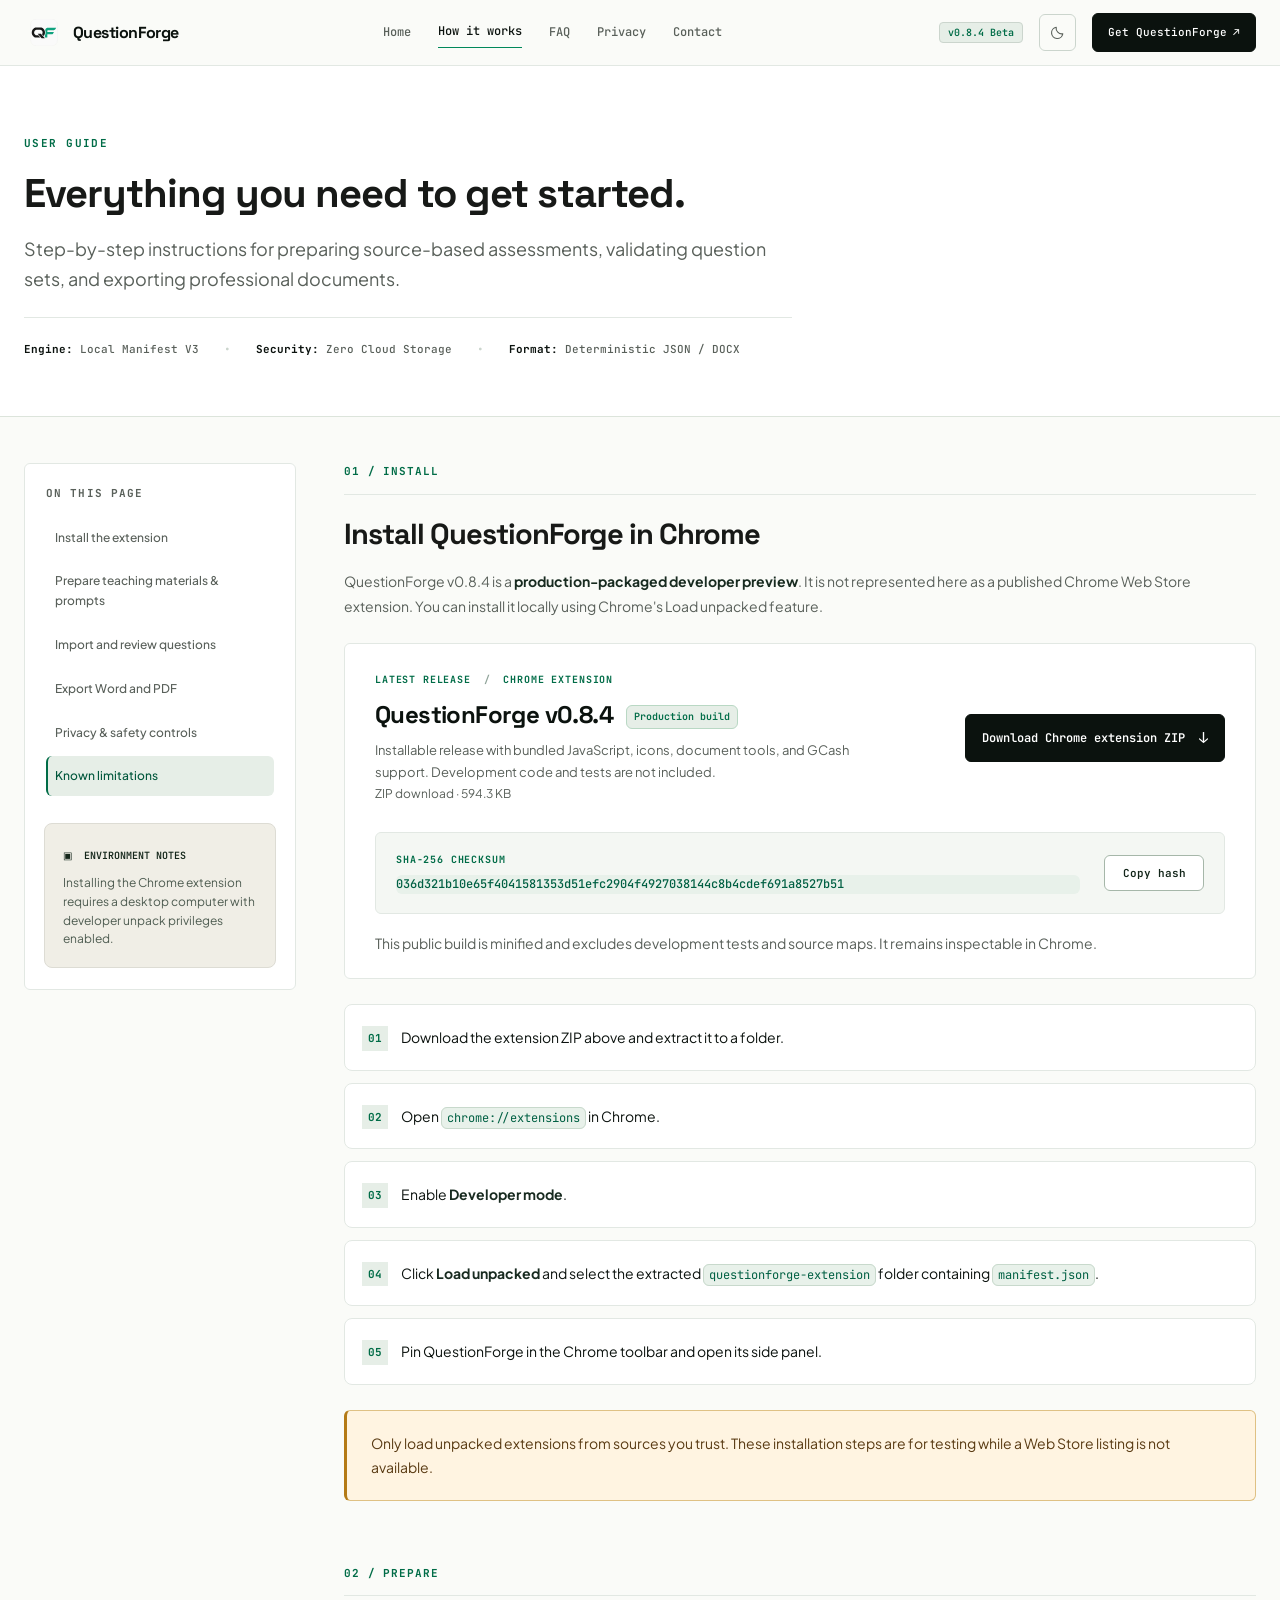
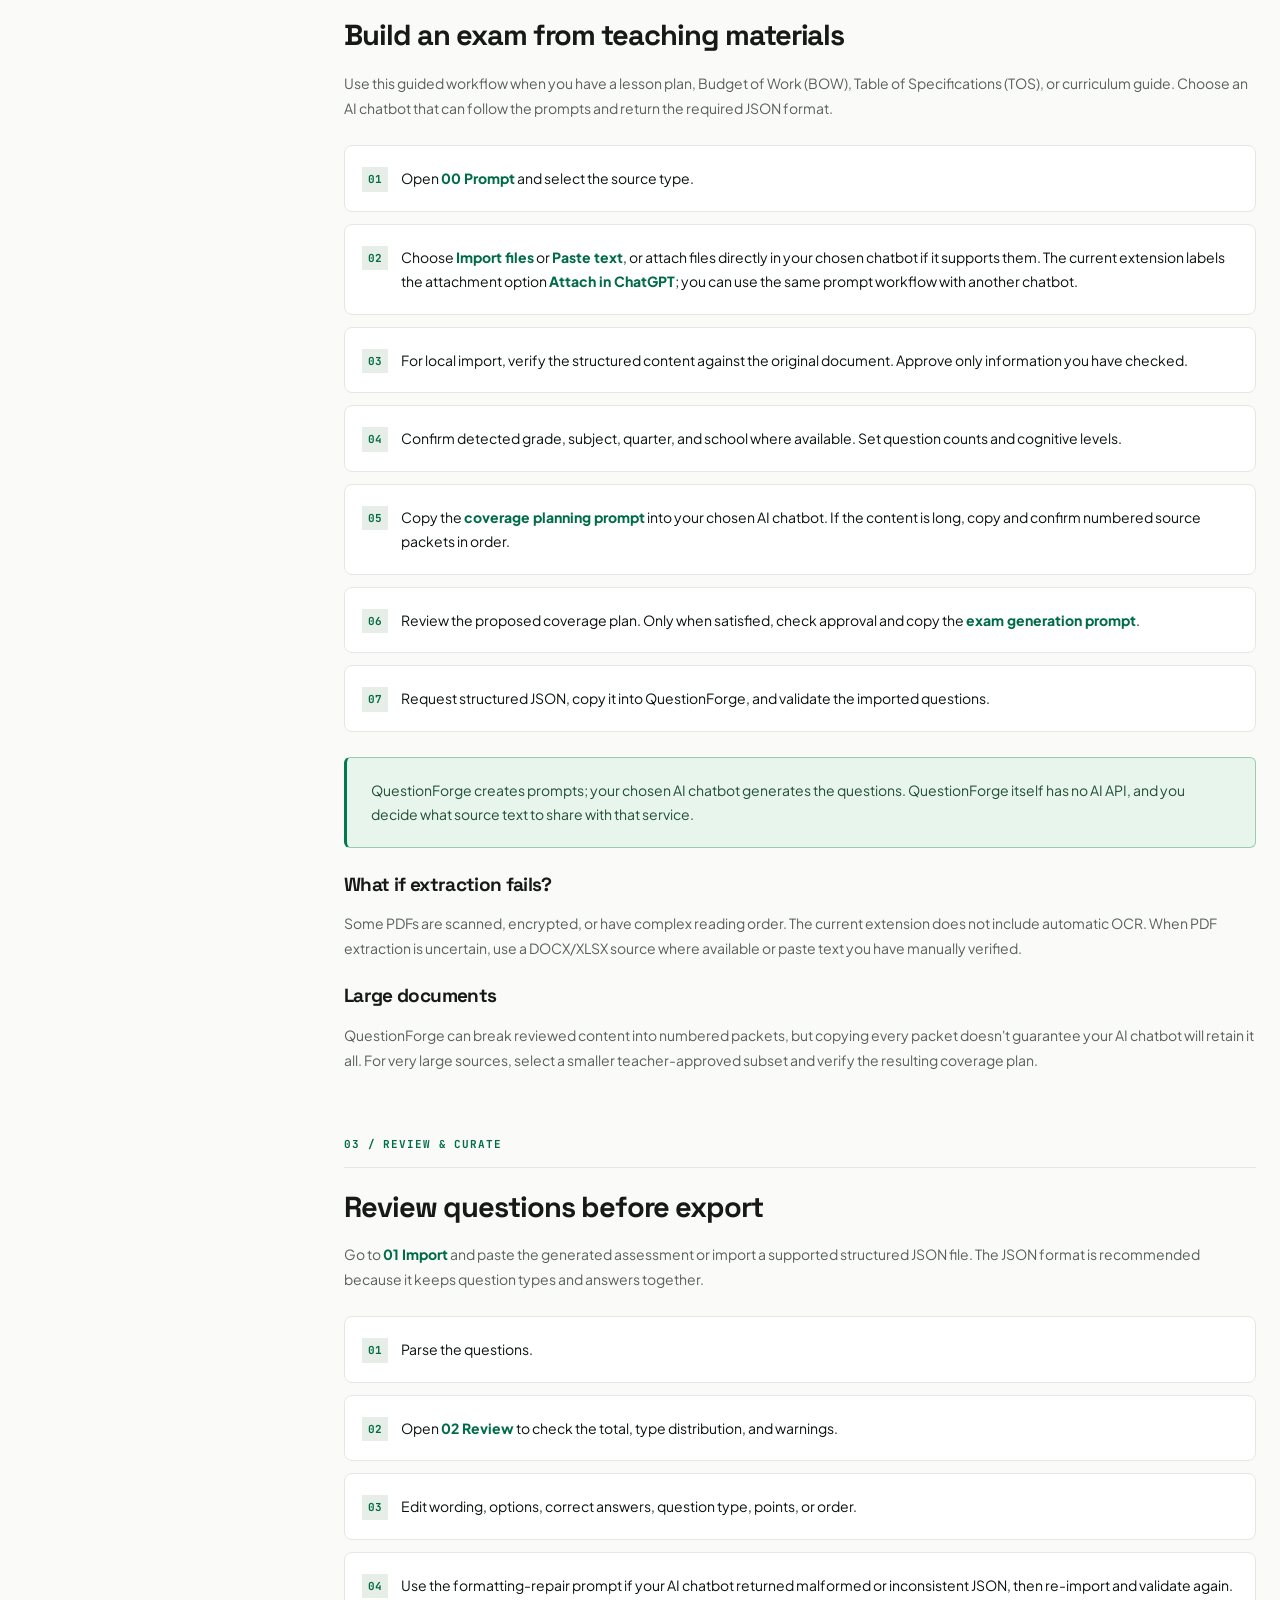
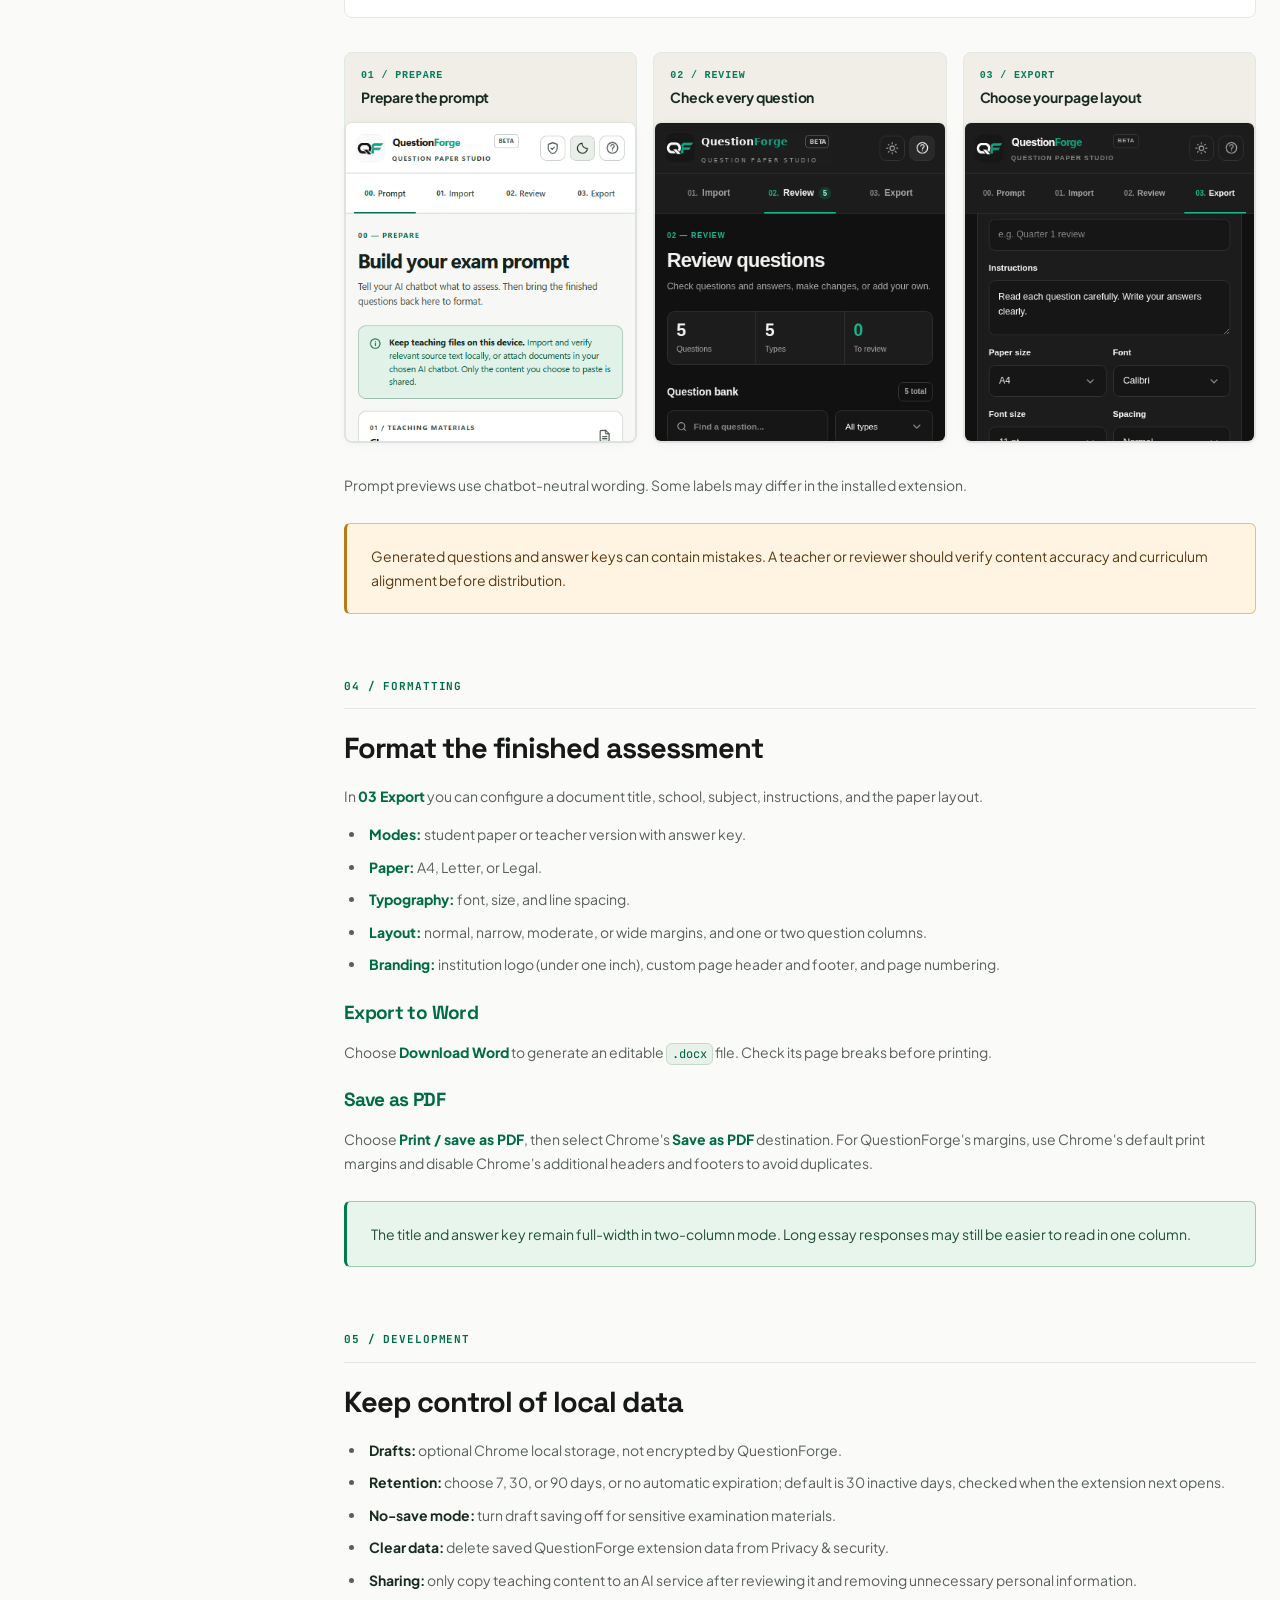
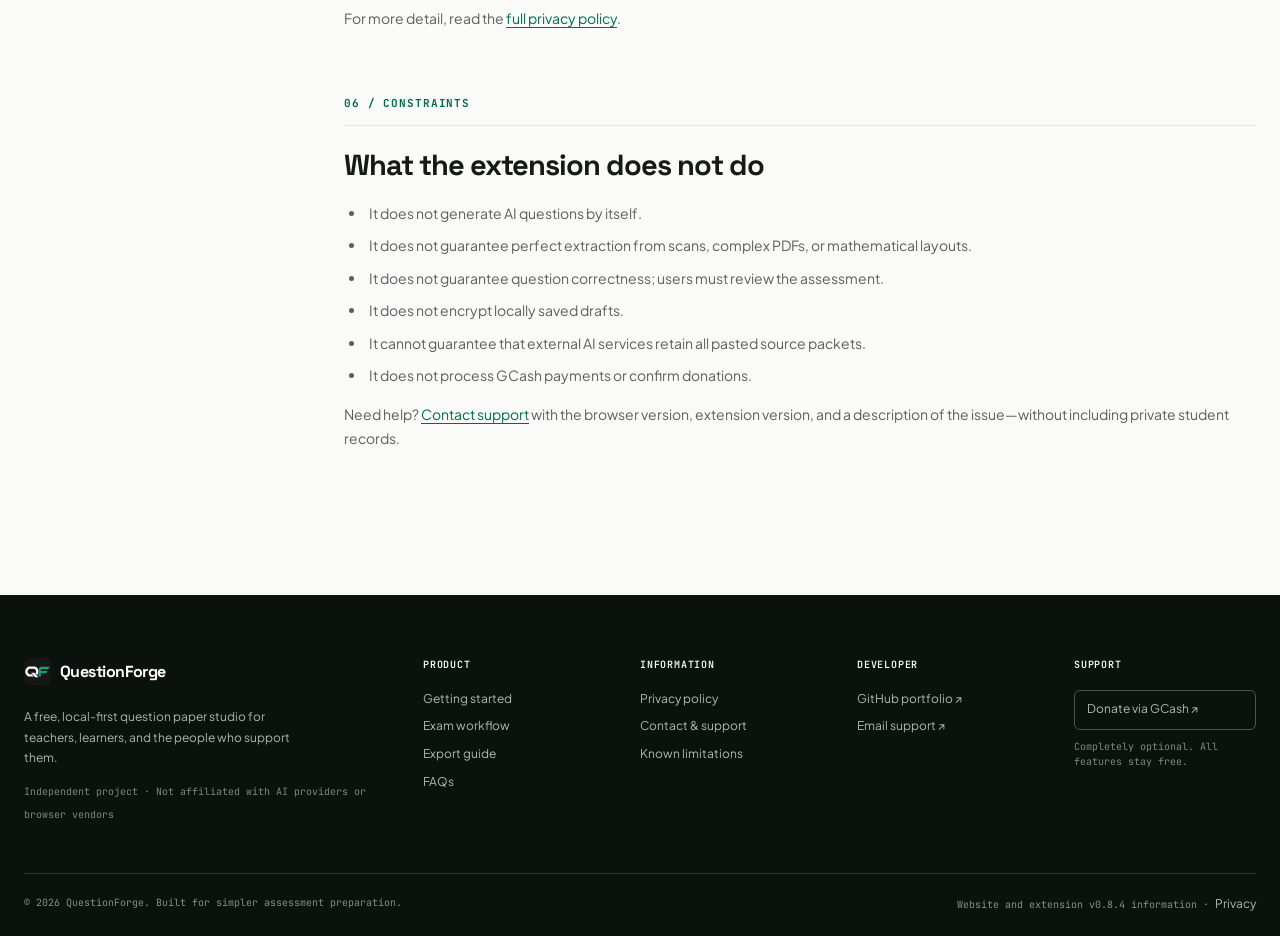
<file: guide.html>
<!DOCTYPE html>
<html lang="en"><head><meta charset="utf-8"/><meta content="width=device-width,initial-scale=1" name="viewport"/><meta content="light dark" name="color-scheme"/><meta content="#151917" name="theme-color"/><meta content="Learn to install QuestionForge, prepare prompts from lessons and BOWs, review exam questions, and export Word or PDF." name="description"/><meta content="Guide &amp; Instructions — QuestionForge" property="og:title"/><meta content="Learn to install QuestionForge, prepare prompts from lessons and BOWs, review exam questions, and export Word or PDF." property="og:description"/><meta content="website" property="og:type"/><link href="assets/favicon.png" rel="icon" type="image/png"/><script src="assets/theme-init.js"></script><link href="https://fonts.googleapis.com" rel="preconnect"/><link crossorigin="" href="https://fonts.gstatic.com" rel="preconnect"/><link href="https://fonts.googleapis.com/css2?family=JetBrains+Mono:wght@400;500;600;700&amp;family=Plus+Jakarta+Sans:wght@400;500;600;700&amp;family=Space+Grotesk:wght@400;500;600;700&amp;display=swap" rel="stylesheet"/><link href="assets/site.css" rel="stylesheet"/><link href="assets/theme.css" rel="stylesheet"/><link href="assets/mobile.css" rel="stylesheet"/><title>Guide &amp; Instructions — QuestionForge</title><link href="assets/typography.css" rel="stylesheet"/><link href="assets/qforge.css" rel="stylesheet"/><link href="assets/accessibility-contrast.css" rel="stylesheet"/></head><body class="qforge-site page-guide"><a class="skip" href="#main">Skip to content</a><header class="site-header"><div class="container header-inner"><a aria-label="QuestionForge home" class="brand" href="index.html"><img alt="" class="brand-logo theme-light-only" height="40" src="assets/qf-mark-light.svg" width="40"/><img alt="" class="brand-logo theme-dark-only" height="40" src="assets/qf-mark-dark.svg" width="40"/><span>Question<span class="forge">Forge</span></span></a><button aria-controls="site-navigation" aria-expanded="false" aria-label="Open navigation menu" class="menu-toggle" data-menu-toggle="" type="button"><span class="menu-label">Menu</span><svg aria-hidden="true" class="menu-glyph" fill="none" height="19" stroke="currentColor" stroke-linecap="round" stroke-width="1.7" viewbox="0 0 24 24" width="19"><path class="menu-bars" d="M4 7h16M4 12h16M4 17h16"></path><path class="menu-cross" d="M6 6l12 12M18 6L6 18"></path></svg></button><nav aria-label="Main navigation" class="nav" id="site-navigation"><a href="index.html">Home</a><a aria-current="page" href="guide.html">How it works</a><a href="faq.html">FAQ</a><a href="privacy.html">Privacy</a><a href="contact.html">Contact</a><a class="nav-cta nav-cta-mobile" href="guide.html#install">Get QuestionForge <span aria-hidden="true">↗</span></a></nav><span class="release-badge" data-release="badge">v0.8.4 Beta</span><button aria-label="Switch to dark mode" class="theme-switch" data-theme-toggle="" title="Switch color theme" type="button"><svg aria-hidden="true" class="theme-sun" fill="none" height="18" stroke="currentColor" stroke-linecap="round" stroke-linejoin="round" stroke-width="1.65" viewbox="0 0 24 24" width="18" xmlns="http://www.w3.org/2000/svg"><circle cx="12" cy="12" r="4"></circle><path d="M12 2v2m0 16v2M4.93 4.93l1.42 1.42m11.3 11.3 1.42 1.42M2 12h2m16 0h2M4.93 19.07l1.42-1.42m11.3-11.3 1.42-1.42"></path></svg><svg aria-hidden="true" class="theme-moon" fill="none" height="18" stroke="currentColor" stroke-linecap="round" stroke-linejoin="round" stroke-width="1.65" viewbox="0 0 24 24" width="18" xmlns="http://www.w3.org/2000/svg"><path d="M20.7 13.2A8.5 8.5 0 0 1 10.8 3.3 8.5 8.5 0 1 0 20.7 13.2Z"></path></svg><span class="sr-only">Change color theme</span></button><a class="header-download" href="guide.html#install">Get QuestionForge <span aria-hidden="true">↗</span></a></div></header><div aria-hidden="true" class="nav-scrim" data-nav-scrim=""></div><main id="main"><section class="page-hero"><div class="container"><span class="eyebrow">USER GUIDE</span><h1>Everything you need to get started.</h1><p>Step-by-step instructions for preparing source-based assessments, validating question sets, and exporting professional documents.</p><div class="guide-meta-ribbon"><span><b>Engine:</b> Local Manifest V3</span><i>•</i><span><b>Security:</b> Zero Cloud Storage</span><i>•</i><span><b>Format:</b> Deterministic JSON / DOCX</span></div></div></section><div class="container content-layout"><aside aria-label="On this page" class="toc guide-toc"><strong>On this page</strong><a href="#install">Install the extension</a><a href="#workflow">Prepare teaching materials &amp; prompts</a><a href="#question-review">Import and review questions</a><a href="#document-export">Export Word and PDF</a><a href="#privacy-controls">Privacy &amp; safety controls</a><a href="#limitations">Known limitations</a><div class="guide-system-note"><b>▣  ENVIRONMENT NOTES</b><p>Installing the Chrome extension requires a desktop computer with developer unpack privileges enabled.</p></div></aside><article class="article guide-article"><section id="install"><div class="guide-section-label">01 / INSTALL</div><h2>Install QuestionForge in Chrome</h2><p>QuestionForge <span data-release="version">v0.8.4</span> is a <strong>production-packaged developer preview</strong>. It is not represented here as a published Chrome Web Store extension. You can install it locally using Chrome's Load unpacked feature.</p><p class="mobile-install-note mobile-install-note--guide">Installing the Chrome extension requires a desktop computer.</p><div class="download-box figma-download-card">
  <div class="release-card-header">
    <div class="release-card-overview">
      <span class="release-card-eyebrow">LATEST RELEASE <span aria-hidden="true">/</span> CHROME EXTENSION</span>
      <h3>QuestionForge <span data-release="version">v0.8.4</span> <span class="release-card-tag">Production build</span></h3>
      <p>Installable release with bundled JavaScript, icons, document tools, and GCash support. Development code and tests are not included.</p>
      <p class="filemeta">ZIP download · <span data-release="size">594.3 KB</span></p>
    </div>
    <a class="button dark release-card-download" data-release="download" download href="downloads/QuestionForge-v0.8.4-production.zip">Download Chrome extension ZIP <span aria-hidden="true">↓</span></a>
  </div>
  <div class="release-card-checksum">
    <div class="release-card-hash-details">
      <span class="release-card-eyebrow" id="release-sha-label">SHA-256 CHECKSUM</span>
      <code aria-labelledby="release-sha-label" data-release="sha256" id="release-sha-value">036d321b10e65f4041581353d51efc2904f4927038144c8b4cdef691a8527b51</code>
    </div>
    <button class="copy-sha" data-release="copy-hash" data-copy-hash="036d321b10e65f4041581353d51efc2904f4927038144c8b4cdef691a8527b51" type="button" aria-label="Copy SHA-256 checksum">Copy hash</button>
  </div>
  <p class="release-card-footnote">This public build is minified and excludes development tests and source maps. It remains inspectable in Chrome.</p>
</div><ol><li>Download the extension ZIP above and extract it to a folder.</li><li>Open <code>chrome://extensions</code> in Chrome.</li><li>Enable <strong>Developer mode</strong>.</li><li>Click <strong>Load unpacked</strong> and select the extracted <code>questionforge-extension</code> folder containing <code>manifest.json</code>.</li><li>Pin QuestionForge in the Chrome toolbar and open its side panel.</li></ol><div class="callout warning"><p>Only load unpacked extensions from sources you trust. These installation steps are for testing while a Web Store listing is not available.</p></div></section><section id="workflow"><div class="guide-section-label">02 / PREPARE</div><h2>Build an exam from teaching materials</h2><p>Use this guided workflow when you have a lesson plan, Budget of Work (BOW), Table of Specifications (TOS), or curriculum guide. Choose an AI chatbot that can follow the prompts and return the required JSON format.</p><ol><li>Open <strong class="qf-keyword">00 Prompt</strong> and select the source type.</li><li>Choose <strong class="qf-keyword">Import files</strong> or <strong class="qf-keyword">Paste text</strong>, or attach files directly in your chosen chatbot if it supports them. The current extension labels the attachment option <strong class="qf-keyword">Attach in ChatGPT</strong>; you can use the same prompt workflow with another chatbot.</li><li>For local import, verify the structured content against the original document. Approve only information you have checked.</li><li>Confirm detected grade, subject, quarter, and school where available. Set question counts and cognitive levels.</li><li>Copy the <strong class="qf-keyword">coverage planning prompt</strong> into your chosen AI chatbot. If the content is long, copy and confirm numbered source packets in order.</li><li>Review the proposed coverage plan. Only when satisfied, check approval and copy the <strong class="qf-keyword">exam generation prompt</strong>.</li><li>Request structured JSON, copy it into QuestionForge, and validate the imported questions.</li></ol><div class="callout"><p>QuestionForge creates prompts; your chosen AI chatbot generates the questions. QuestionForge itself has no AI API, and you decide what source text to share with that service.</p></div><h3>What if extraction fails?</h3><p>Some PDFs are scanned, encrypted, or have complex reading order. The current extension does not include automatic OCR. When PDF extraction is uncertain, use a DOCX/XLSX source where available or paste text you have manually verified.</p><h3>Large documents</h3><p>QuestionForge can break reviewed content into numbered packets, but copying every packet doesn't guarantee your AI chatbot will retain it all. For very large sources, select a smaller teacher-approved subset and verify the resulting coverage plan.</p></section><section id="question-review"><div class="guide-section-label">03 / REVIEW &amp; CURATE</div><h2>Review questions before export</h2><p>Go to <strong class="qf-keyword">01 Import</strong> and paste the generated assessment or import a supported structured JSON file. The JSON format is recommended because it keeps question types and answers together.</p><ol><li>Parse the questions.</li><li>Open <strong class="qf-keyword">02 Review</strong> to check the total, type distribution, and warnings.</li><li>Edit wording, options, correct answers, question type, points, or order.</li><li>Use the formatting-repair prompt if your AI chatbot returned malformed or inconsistent JSON, then re-import and validate again.</li></ol><div aria-label="Three stages of QuestionForge" class="guide-screens">
<figure class="guide-screen"><figcaption><span>01 / PREPARE</span><strong>Prepare the prompt</strong></figcaption><img alt="Light-mode preview of QuestionForge prompt preparation with chatbot-neutral wording" class="theme-light-only" height="940" loading="lazy" src="assets/prompt-builder.png" width="390"/><img alt="Dark-mode preview of QuestionForge prompt preparation with chatbot-neutral wording" class="theme-dark-only" height="940" loading="lazy" src="assets/prompt-builder-dark.png" width="390"/></figure>
<figure class="guide-screen"><figcaption><span>02 / REVIEW</span><strong>Check every question</strong></figcaption><img alt="QuestionForge Review tab with question counts and an editable question bank" height="850" loading="lazy" src="assets/question-review.png" width="390"/></figure>
<figure class="guide-screen"><figcaption><span>03 / EXPORT</span><strong>Choose your page layout</strong></figcaption><img alt="QuestionForge Export tab with the correct QF logo, page margins and column settings" height="829" loading="lazy" src="assets/document-export.png" width="390"/></figure>
</div><p class="note">Prompt previews use chatbot-neutral wording. Some labels may differ in the installed extension.</p><div class="callout warning"><p>Generated questions and answer keys can contain mistakes. A teacher or reviewer should verify content accuracy and curriculum alignment before distribution.</p></div></section><section id="document-export"><div class="guide-section-label">04 / FORMATTING</div><h2>Format the finished assessment</h2><p>In <strong class="qf-keyword">03 Export</strong> you can configure a document title, school, subject, instructions, and the paper layout.</p><ul><li><strong class="qf-keyword">Modes:</strong> student paper or teacher version with answer key.</li><li><strong class="qf-keyword">Paper:</strong> A4, Letter, or Legal.</li><li><strong class="qf-keyword">Typography:</strong> font, size, and line spacing.</li><li><strong class="qf-keyword">Layout:</strong> normal, narrow, moderate, or wide margins, and one or two question columns.</li><li><strong class="qf-keyword">Branding:</strong> institution logo (under one inch), custom page header and footer, and page numbering.</li></ul><h3 class="qf-important-heading">Export to Word</h3><p>Choose <strong class="qf-keyword">Download Word</strong> to generate an editable <code>.docx</code> file. Check its page breaks before printing.</p><h3 class="qf-important-heading">Save as PDF</h3><p>Choose <strong class="qf-keyword">Print / save as PDF</strong>, then select Chrome's <strong class="qf-keyword">Save as PDF</strong> destination. For QuestionForge's margins, use Chrome's default print margins and disable Chrome's additional headers and footers to avoid duplicates.</p><div class="callout"><p>The title and answer key remain full-width in two-column mode. Long essay responses may still be easier to read in one column.</p></div></section><section id="privacy-controls"><div class="guide-section-label">05 / DEVELOPMENT</div><h2>Keep control of local data</h2><ul><li><strong>Drafts:</strong> optional Chrome local storage, not encrypted by QuestionForge.</li><li><strong>Retention:</strong> choose 7, 30, or 90 days, or no automatic expiration; default is 30 inactive days, checked when the extension next opens.</li><li><strong>No-save mode:</strong> turn draft saving off for sensitive examination materials.</li><li><strong>Clear data:</strong> delete saved QuestionForge extension data from Privacy &amp; security.</li><li><strong>Sharing:</strong> only copy teaching content to an AI service after reviewing it and removing unnecessary personal information.</li></ul><p>For more detail, read the <a href="privacy.html">full privacy policy</a>.</p></section><section id="limitations"><div class="guide-section-label">06 / CONSTRAINTS</div><h2>What the extension does not do</h2><ul><li>It does not generate AI questions by itself.</li><li>It does not guarantee perfect extraction from scans, complex PDFs, or mathematical layouts.</li><li>It does not guarantee question correctness; users must review the assessment.</li><li>It does not encrypt locally saved drafts.</li><li>It cannot guarantee that external AI services retain all pasted source packets.</li><li>It does not process GCash payments or confirm donations.</li></ul><p>Need help? <a href="contact.html">Contact support</a> with the browser version, extension version, and a description of the issue—without including private student records.</p></section></article></div></main><footer class="footer"><div class="container"><div class="footer-main"><div><a class="brand" href="index.html"><img alt="" height="40" src="assets/qf-mark-dark.svg" width="40"/> <span>Question<span class="forge">Forge</span></span></a><p class="brand-note">A free, local-first question paper studio for teachers, learners, and the people who support them.</p><span class="note">Independent project · Not affiliated with AI providers or browser vendors</span></div><div><h4>Product</h4><div class="footer-links"><a href="guide.html">Getting started</a><a href="guide.html#workflow">Exam workflow</a><a href="guide.html#document-export">Export guide</a><a href="faq.html">FAQs</a></div></div><div><h4>Information</h4><div class="footer-links"><a href="privacy.html">Privacy policy</a><a href="contact.html">Contact &amp; support</a><a href="guide.html#limitations">Known limitations</a></div></div><div><h4>Developer</h4><div class="footer-links"><a href="https://github.com/hutchiejn" rel="noopener noreferrer" target="_blank">GitHub portfolio ↗</a><a href="mailto:hutchiejn@gmail.com">Email support ↗</a></div></div><div><h4>Support</h4><div class="footer-links footer-support-links"><a class="support-button support-button--donate" href="contact.html#support-the-project">Donate via GCash ↗</a><span class="note">Completely optional. All features stay free.</span></div></div></div><div class="footer-bottom"><span>© 2026 QuestionForge. Built for simpler assessment preparation.</span><span>Website and extension <span data-release="version">v0.8.4</span> information · <a href="privacy.html">Privacy</a></span></div></div></footer><script defer="" src="assets/site.js"></script><script defer="True" src="assets/guide-redesign.js"></script></body></html>
</file>
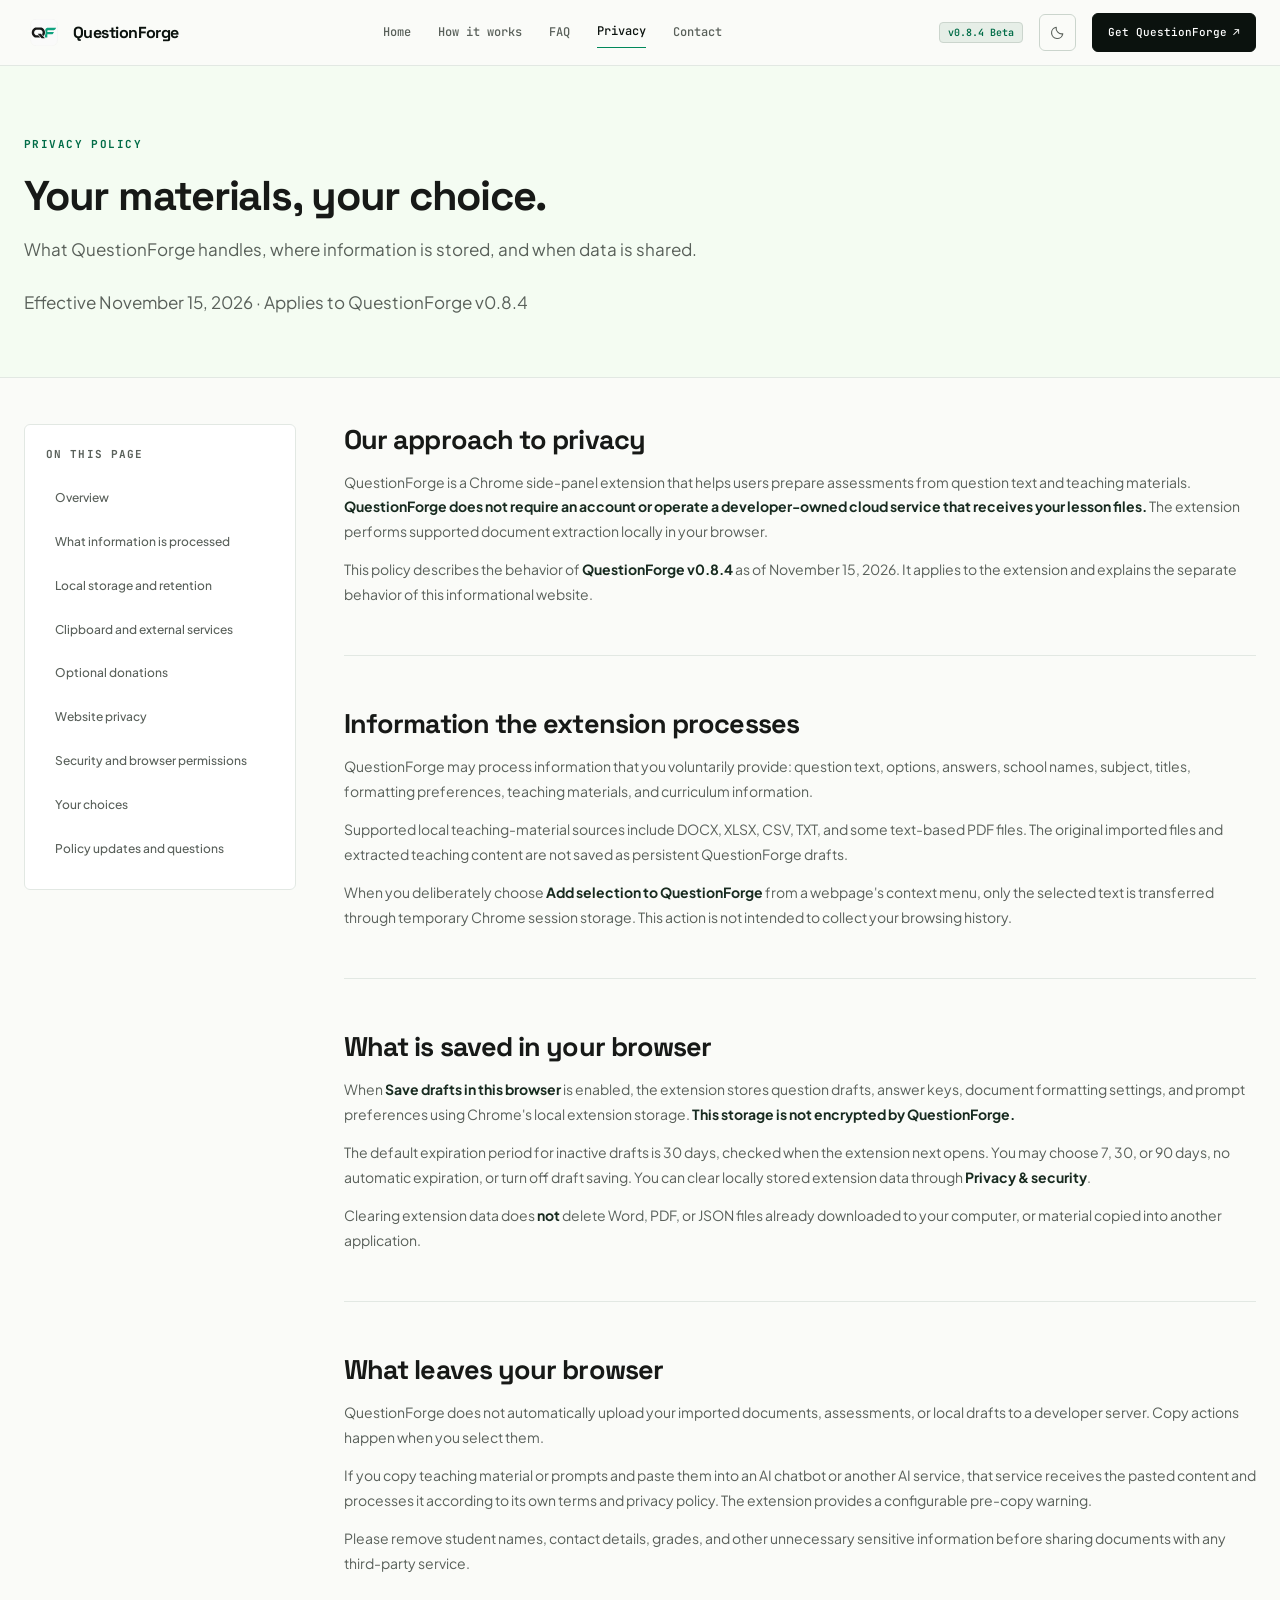
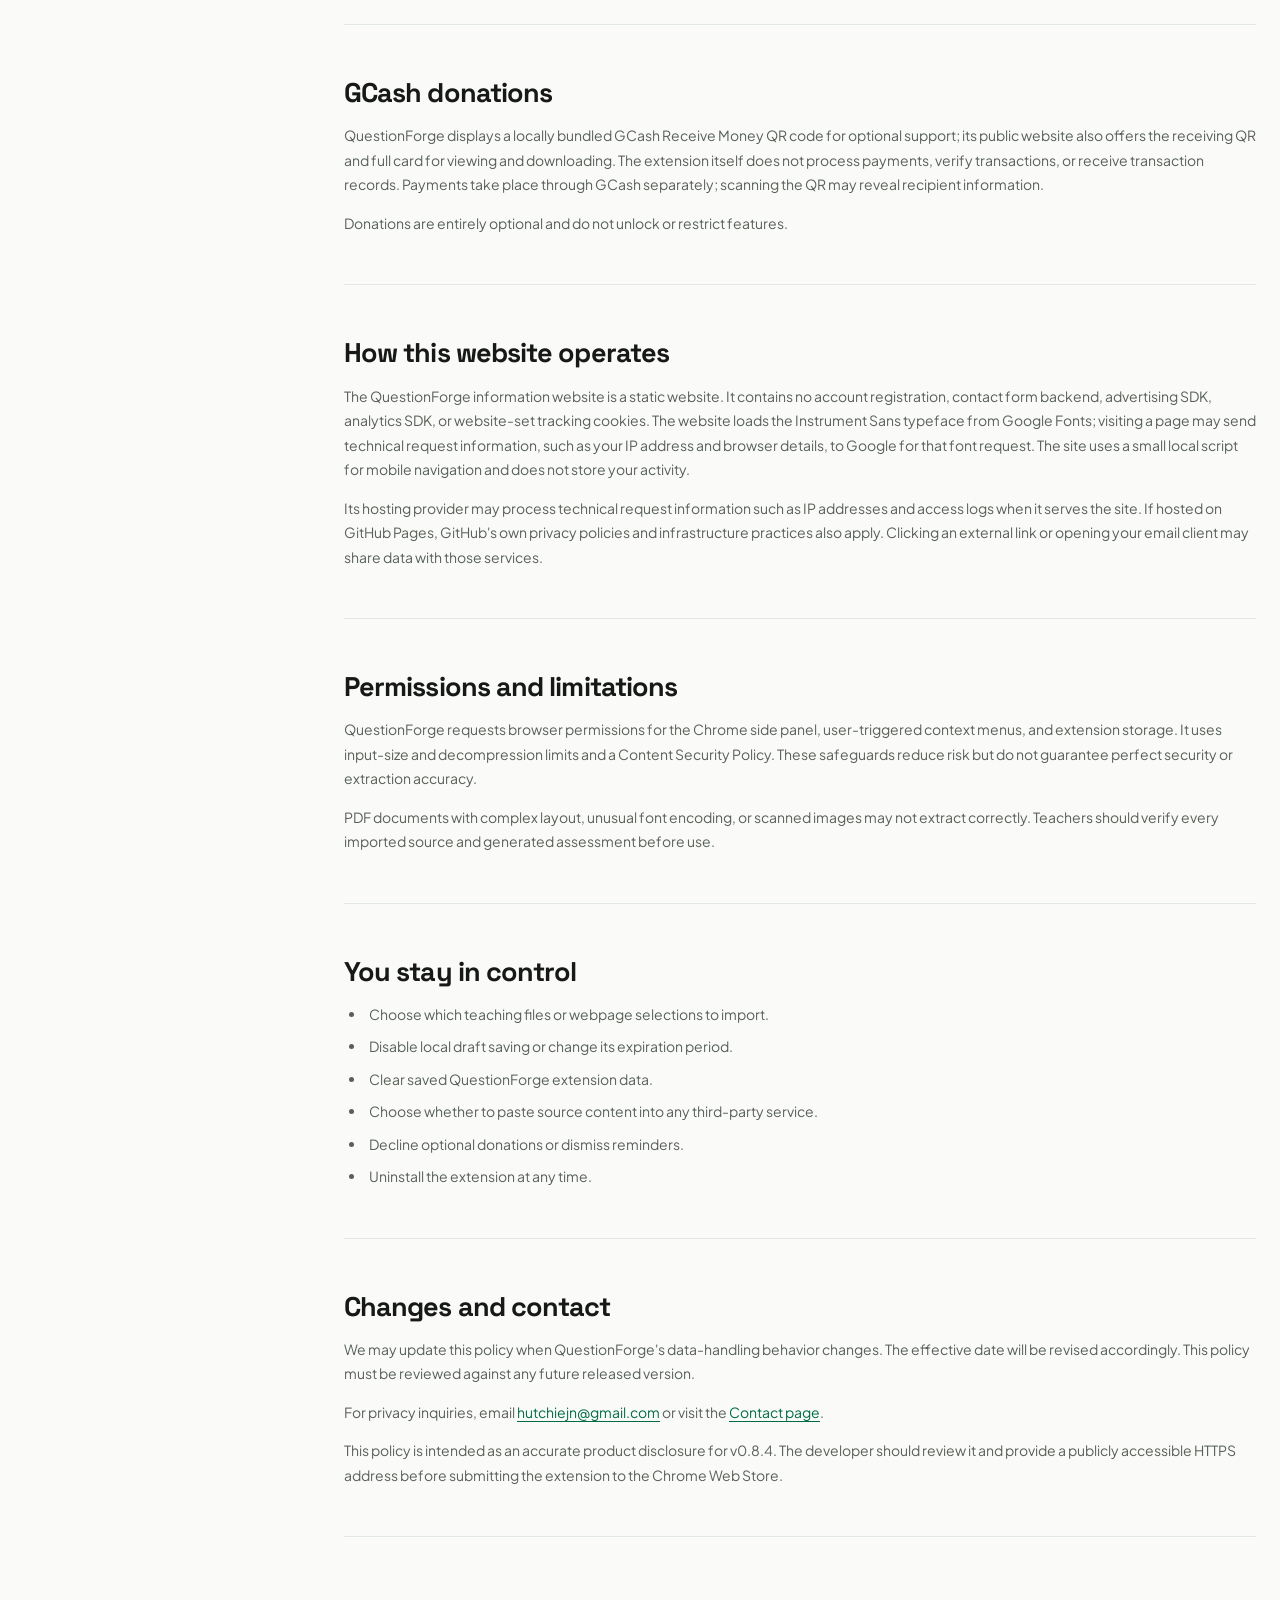
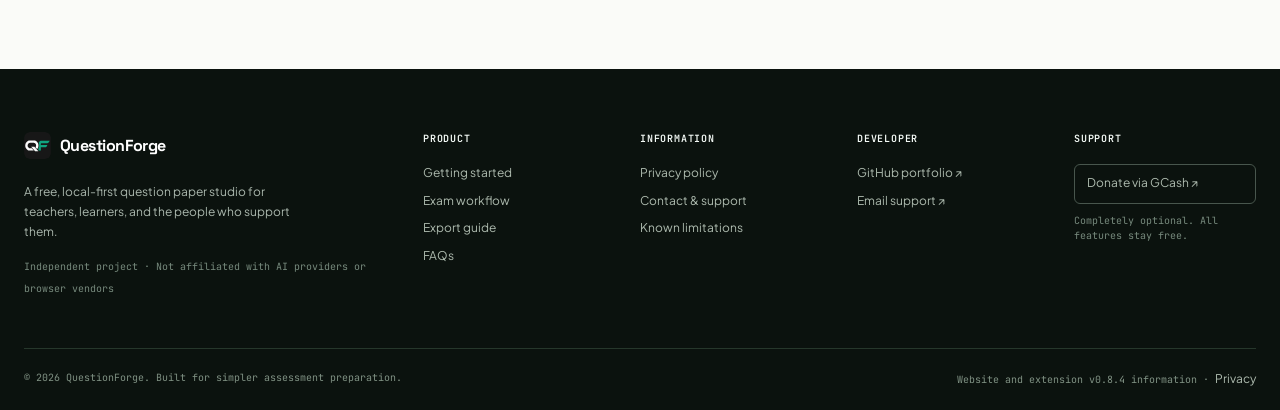
<file: privacy.html>
<!DOCTYPE html>
<html lang="en"><head><meta charset="utf-8"/><meta content="width=device-width,initial-scale=1" name="viewport"/><meta content="light dark" name="color-scheme"/><meta content="#151917" name="theme-color"/><meta content="QuestionForge privacy policy: local document processing, Chrome draft storage, clipboard sharing, GCash donations, and user controls." name="description"/><meta content="Privacy Policy — QuestionForge" property="og:title"/><meta content="QuestionForge privacy policy: local document processing, Chrome draft storage, clipboard sharing, GCash donations, and user controls." property="og:description"/><meta content="website" property="og:type"/><link href="assets/favicon.png" rel="icon" type="image/png"/><script src="assets/theme-init.js"></script><link href="https://fonts.googleapis.com" rel="preconnect"/><link crossorigin="" href="https://fonts.gstatic.com" rel="preconnect"/><link href="https://fonts.googleapis.com/css2?family=JetBrains+Mono:wght@400;500;600;700&amp;family=Plus+Jakarta+Sans:wght@400;500;600;700&amp;family=Space+Grotesk:wght@400;500;600;700&amp;display=swap" rel="stylesheet"/><link href="assets/site.css" rel="stylesheet"/><link href="assets/theme.css" rel="stylesheet"/><link href="assets/mobile.css" rel="stylesheet"/><title>Privacy Policy — QuestionForge</title><link href="assets/typography.css" rel="stylesheet"/><link href="assets/qforge.css" rel="stylesheet"/><link href="assets/accessibility-contrast.css" rel="stylesheet"/></head><body class="qforge-site page-privacy"><a class="skip" href="#main">Skip to content</a><header class="site-header"><div class="container header-inner"><a aria-label="QuestionForge home" class="brand" href="index.html"><img alt="" class="brand-logo theme-light-only" height="40" src="assets/qf-mark-light.svg" width="40"/><img alt="" class="brand-logo theme-dark-only" height="40" src="assets/qf-mark-dark.svg" width="40"/><span>Question<span class="forge">Forge</span></span></a><button aria-controls="site-navigation" aria-expanded="false" aria-label="Open navigation menu" class="menu-toggle" data-menu-toggle="" type="button"><span class="menu-label">Menu</span><svg aria-hidden="true" class="menu-glyph" fill="none" height="19" stroke="currentColor" stroke-linecap="round" stroke-width="1.7" viewbox="0 0 24 24" width="19"><path class="menu-bars" d="M4 7h16M4 12h16M4 17h16"></path><path class="menu-cross" d="M6 6l12 12M18 6L6 18"></path></svg></button><nav aria-label="Main navigation" class="nav" id="site-navigation"><a href="index.html">Home</a><a href="guide.html">How it works</a><a href="faq.html">FAQ</a><a aria-current="page" href="privacy.html">Privacy</a><a href="contact.html">Contact</a><a class="nav-cta nav-cta-mobile" href="guide.html#install">Get QuestionForge <span aria-hidden="true">↗</span></a></nav><span class="release-badge" data-release="badge">v0.8.4 Beta</span><button aria-label="Switch to dark mode" class="theme-switch" data-theme-toggle="" title="Switch color theme" type="button"><svg aria-hidden="true" class="theme-sun" fill="none" height="18" stroke="currentColor" stroke-linecap="round" stroke-linejoin="round" stroke-width="1.65" viewbox="0 0 24 24" width="18" xmlns="http://www.w3.org/2000/svg"><circle cx="12" cy="12" r="4"></circle><path d="M12 2v2m0 16v2M4.93 4.93l1.42 1.42m11.3 11.3 1.42 1.42M2 12h2m16 0h2M4.93 19.07l1.42-1.42m11.3-11.3 1.42-1.42"></path></svg><svg aria-hidden="true" class="theme-moon" fill="none" height="18" stroke="currentColor" stroke-linecap="round" stroke-linejoin="round" stroke-width="1.65" viewbox="0 0 24 24" width="18" xmlns="http://www.w3.org/2000/svg"><path d="M20.7 13.2A8.5 8.5 0 0 1 10.8 3.3 8.5 8.5 0 1 0 20.7 13.2Z"></path></svg><span class="sr-only">Change color theme</span></button><a class="header-download" href="guide.html#install">Get QuestionForge <span aria-hidden="true">↗</span></a></div></header><div aria-hidden="true" class="nav-scrim" data-nav-scrim=""></div><main id="main"><section class="page-hero figma-subpage-hero"><div class="container"><span class="eyebrow">PRIVACY POLICY</span><h1>Your materials, your choice.</h1><p>What QuestionForge handles, where information is stored, and when data is shared.</p><p class="meta">Effective November 15, 2026 · Applies to QuestionForge v0.8.4</p></div></section><div class="container content-layout"><aside aria-label="On this page" class="toc"><strong>On this page</strong><a href="#overview">Overview</a><a href="#data-processed">What information is processed</a><a href="#storage">Local storage and retention</a><a href="#sharing">Clipboard and external services</a><a href="#donations">Optional donations</a><a href="#web-privacy">Website privacy</a><a href="#permissions">Security and browser permissions</a><a href="#control">Your choices</a><a href="#updates">Policy updates and questions</a></aside><article class="article"><section id="overview"><h2>Our approach to privacy</h2><p>QuestionForge is a Chrome side-panel extension that helps users prepare assessments from question text and teaching materials. <strong>QuestionForge does not require an account or operate a developer-owned cloud service that receives your lesson files.</strong> The extension performs supported document extraction locally in your browser.</p><p>This policy describes the behavior of <strong>QuestionForge v0.8.4</strong> as of November 15, 2026. It applies to the extension and explains the separate behavior of this informational website.</p></section><section id="data-processed"><h2>Information the extension processes</h2><p>QuestionForge may process information that you voluntarily provide: question text, options, answers, school names, subject, titles, formatting preferences, teaching materials, and curriculum information.</p><p>Supported local teaching-material sources include DOCX, XLSX, CSV, TXT, and some text-based PDF files. The original imported files and extracted teaching content are not saved as persistent QuestionForge drafts.</p><p>When you deliberately choose <strong>Add selection to QuestionForge</strong> from a webpage's context menu, only the selected text is transferred through temporary Chrome session storage. This action is not intended to collect your browsing history.</p></section><section id="storage"><h2>What is saved in your browser</h2><p>When <strong>Save drafts in this browser</strong> is enabled, the extension stores question drafts, answer keys, document formatting settings, and prompt preferences using Chrome's local extension storage. <strong>This storage is not encrypted by QuestionForge.</strong></p><p>The default expiration period for inactive drafts is 30 days, checked when the extension next opens. You may choose 7, 30, or 90 days, no automatic expiration, or turn off draft saving. You can clear locally stored extension data through <strong>Privacy &amp; security</strong>.</p><p>Clearing extension data does <strong>not</strong> delete Word, PDF, or JSON files already downloaded to your computer, or material copied into another application.</p></section><section id="sharing"><h2>What leaves your browser</h2><p>QuestionForge does not automatically upload your imported documents, assessments, or local drafts to a developer server. Copy actions happen when you select them.</p><p>If you copy teaching material or prompts and paste them into an AI chatbot or another AI service, that service receives the pasted content and processes it according to its own terms and privacy policy. The extension provides a configurable pre-copy warning.</p><p>Please remove student names, contact details, grades, and other unnecessary sensitive information before sharing documents with any third-party service.</p></section><section id="donations"><h2>GCash donations</h2><p>QuestionForge displays a locally bundled GCash Receive Money QR code for optional support; its public website also offers the receiving QR and full card for viewing and downloading. The extension itself does not process payments, verify transactions, or receive transaction records. Payments take place through GCash separately; scanning the QR may reveal recipient information.</p><p>Donations are entirely optional and do not unlock or restrict features.</p></section><section id="web-privacy"><h2>How this website operates</h2><p>The QuestionForge information website is a static website. It contains no account registration, contact form backend, advertising SDK, analytics SDK, or website-set tracking cookies. The website loads the Instrument Sans typeface from Google Fonts; visiting a page may send technical request information, such as your IP address and browser details, to Google for that font request. The site uses a small local script for mobile navigation and does not store your activity.</p><p>Its hosting provider may process technical request information such as IP addresses and access logs when it serves the site. If hosted on GitHub Pages, GitHub's own privacy policies and infrastructure practices also apply. Clicking an external link or opening your email client may share data with those services.</p></section><section id="permissions"><h2>Permissions and limitations</h2><p>QuestionForge requests browser permissions for the Chrome side panel, user-triggered context menus, and extension storage. It uses input-size and decompression limits and a Content Security Policy. These safeguards reduce risk but do not guarantee perfect security or extraction accuracy.</p><p>PDF documents with complex layout, unusual font encoding, or scanned images may not extract correctly. Teachers should verify every imported source and generated assessment before use.</p></section><section id="control"><h2>You stay in control</h2><ul><li>Choose which teaching files or webpage selections to import.</li><li>Disable local draft saving or change its expiration period.</li><li>Clear saved QuestionForge extension data.</li><li>Choose whether to paste source content into any third-party service.</li><li>Decline optional donations or dismiss reminders.</li><li>Uninstall the extension at any time.</li></ul></section><section id="updates"><h2>Changes and contact</h2><p>We may update this policy when QuestionForge's data-handling behavior changes. The effective date will be revised accordingly. This policy must be reviewed against any future released version.</p><p>For privacy inquiries, email <a href="mailto:hutchiejn@gmail.com?subject=QuestionForge%20Privacy%20Inquiry">hutchiejn@gmail.com</a> or visit the <a href="contact.html">Contact page</a>.</p><p class="small">This policy is intended as an accurate product disclosure for v0.8.4. The developer should review it and provide a publicly accessible HTTPS address before submitting the extension to the Chrome Web Store.</p></section></article></div></main><footer class="footer"><div class="container"><div class="footer-main"><div><a class="brand" href="index.html"><img alt="" height="40" src="assets/qf-mark-dark.svg" width="40"/> <span>Question<span class="forge">Forge</span></span></a><p class="brand-note">A free, local-first question paper studio for teachers, learners, and the people who support them.</p><span class="note">Independent project · Not affiliated with AI providers or browser vendors</span></div><div><h4>Product</h4><div class="footer-links"><a href="guide.html">Getting started</a><a href="guide.html#workflow">Exam workflow</a><a href="guide.html#document-export">Export guide</a><a href="faq.html">FAQs</a></div></div><div><h4>Information</h4><div class="footer-links"><a href="privacy.html">Privacy policy</a><a href="contact.html">Contact &amp; support</a><a href="guide.html#limitations">Known limitations</a></div></div><div><h4>Developer</h4><div class="footer-links"><a href="https://github.com/hutchiejn" rel="noopener noreferrer" target="_blank">GitHub portfolio ↗</a><a href="mailto:hutchiejn@gmail.com">Email support ↗</a></div></div><div><h4>Support</h4><div class="footer-links footer-support-links"><a class="support-button support-button--donate" href="contact.html#support-the-project">Donate via GCash ↗</a><span class="note">Completely optional. All features stay free.</span></div></div></div><div class="footer-bottom"><span>© 2026 QuestionForge. Built for simpler assessment preparation.</span><span>Website and extension <span data-release="version">v0.8.4</span> information · <a href="privacy.html">Privacy</a></span></div></div></footer><script defer="" src="assets/site.js"></script></body></html>
</file>
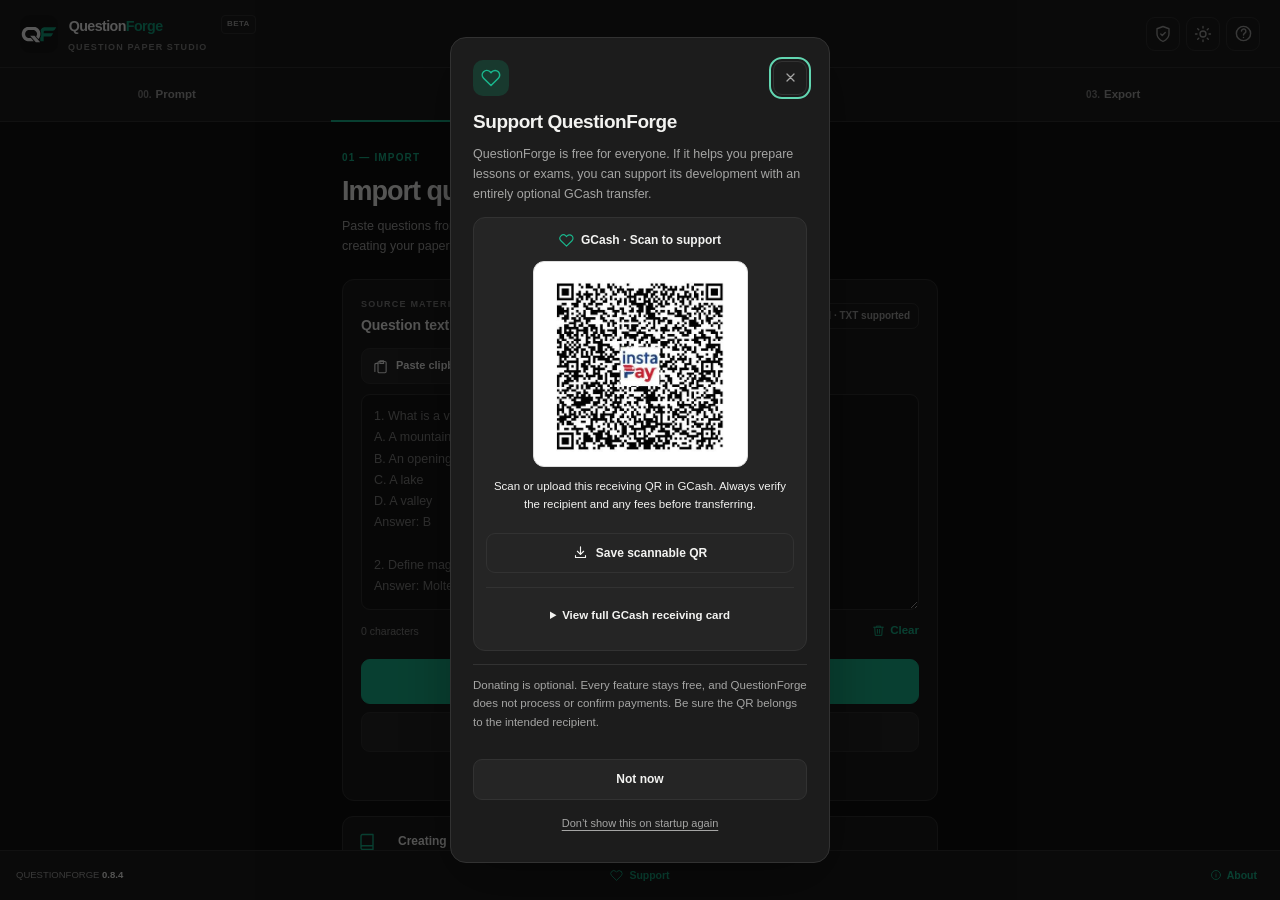
<file: sidepanel.html>
<!doctype html>
<html lang="en">
<head>
  <meta charset="UTF-8" />
  <meta name="viewport" content="width=device-width,initial-scale=1" />
  <meta name="color-scheme" content="light dark" />
  <title>QuestionForge</title>
  <link rel="stylesheet" href="styles.css" />
</head>
<body>
  <main id="app" aria-live="polite"></main>
  <script type="module" src="app.js"></script>
</body>
</html>
</file>
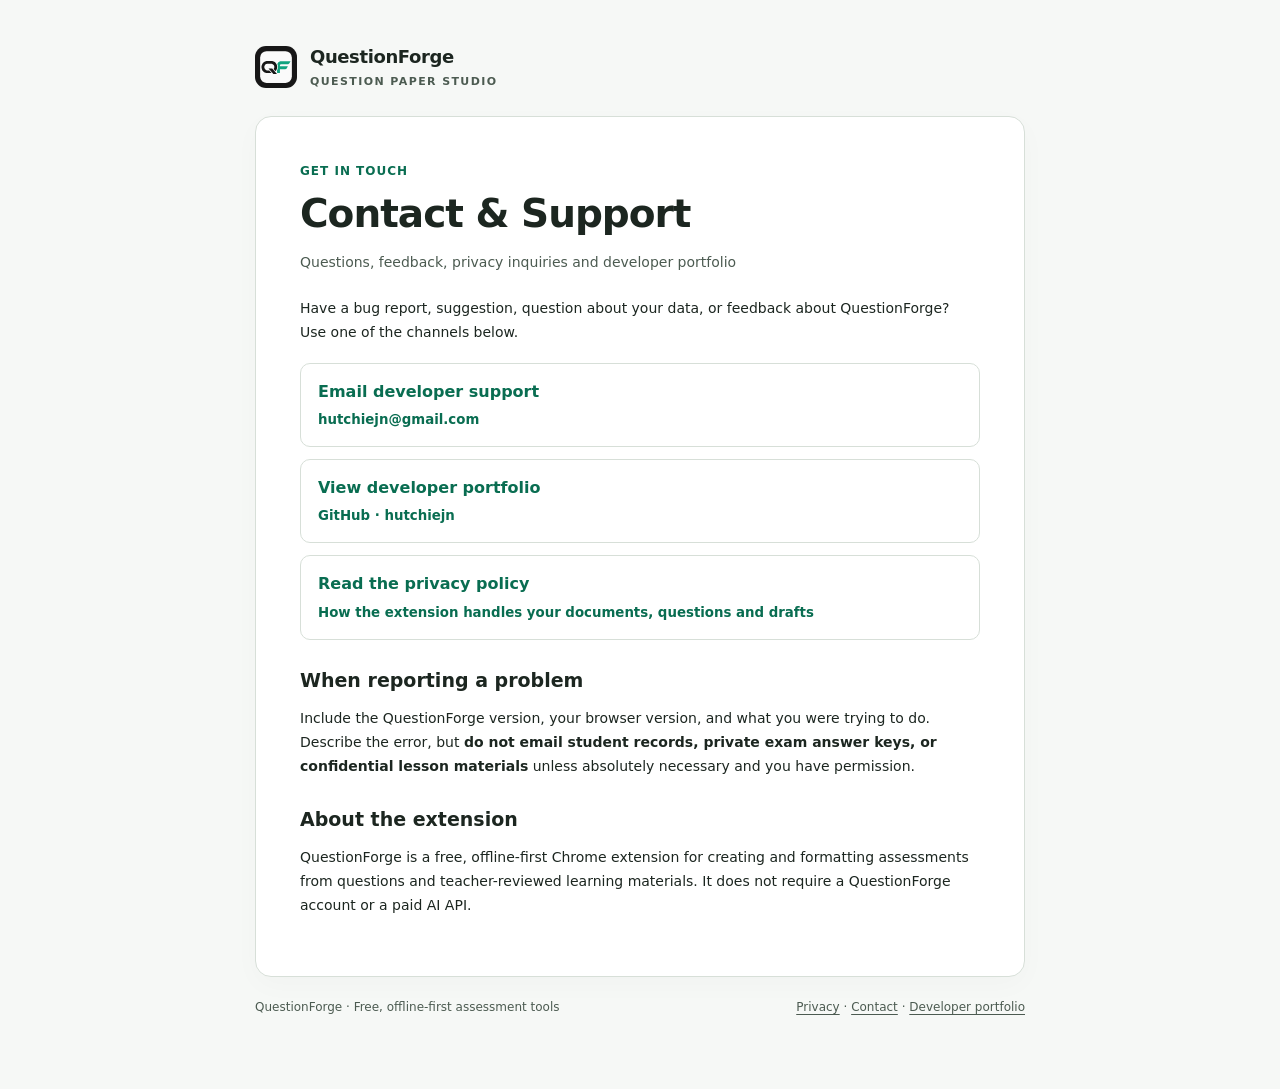
<file: docs/contact.html>
<!doctype html>
<html lang="en"><head><meta charset="utf-8"/><meta name="viewport" content="width=device-width,initial-scale=1"/>
<meta name="color-scheme" content="light"/><title>Contact & Support · QuestionForge</title><link rel="stylesheet" href="legal.css"/></head>
<body><div class="shell"><a class="top" href="index.html" aria-label="QuestionForge information home"><img src="brand-mark.svg" width="42" height="42" alt=""/><span><strong>QuestionForge</strong><small>QUESTION PAPER STUDIO</small></span></a>
<main class="panel"><div class="label">Get in touch</div><h1>Contact & Support</h1><p class="subtitle">Questions, feedback, privacy inquiries and developer portfolio</p><p>Have a bug report, suggestion, question about your data, or feedback about QuestionForge? Use one of the channels below.</p>
<div class="links"><a href="mailto:hutchiejn@gmail.com?subject=QuestionForge%20Support">Email developer support<br/><small>hutchiejn@gmail.com</small></a>
<a href="https://github.com/hutchiejn" target="_blank" rel="noopener noreferrer">View developer portfolio<br/><small>GitHub · hutchiejn</small></a>
<a href="privacy.html">Read the privacy policy<br/><small>How the extension handles your documents, questions and drafts</small></a></div>
<h2>When reporting a problem</h2><p>Include the QuestionForge version, your browser version, and what you were trying to do. Describe the error, but <strong>do not email student records, private exam answer keys, or confidential lesson materials</strong> unless absolutely necessary and you have permission.</p>
<h2>About the extension</h2><p>QuestionForge is a free, offline-first Chrome extension for creating and formatting assessments from questions and teacher-reviewed learning materials. It does not require a QuestionForge account or a paid AI API.</p>
</main>
<footer class="footer"><span>QuestionForge · Free, offline-first assessment tools</span><span><a href="privacy.html">Privacy</a> · <a href="contact.html">Contact</a> · <a href="https://github.com/hutchiejn" rel="noopener noreferrer" target="_blank">Developer portfolio</a></span></footer></div></body></html>
</file>
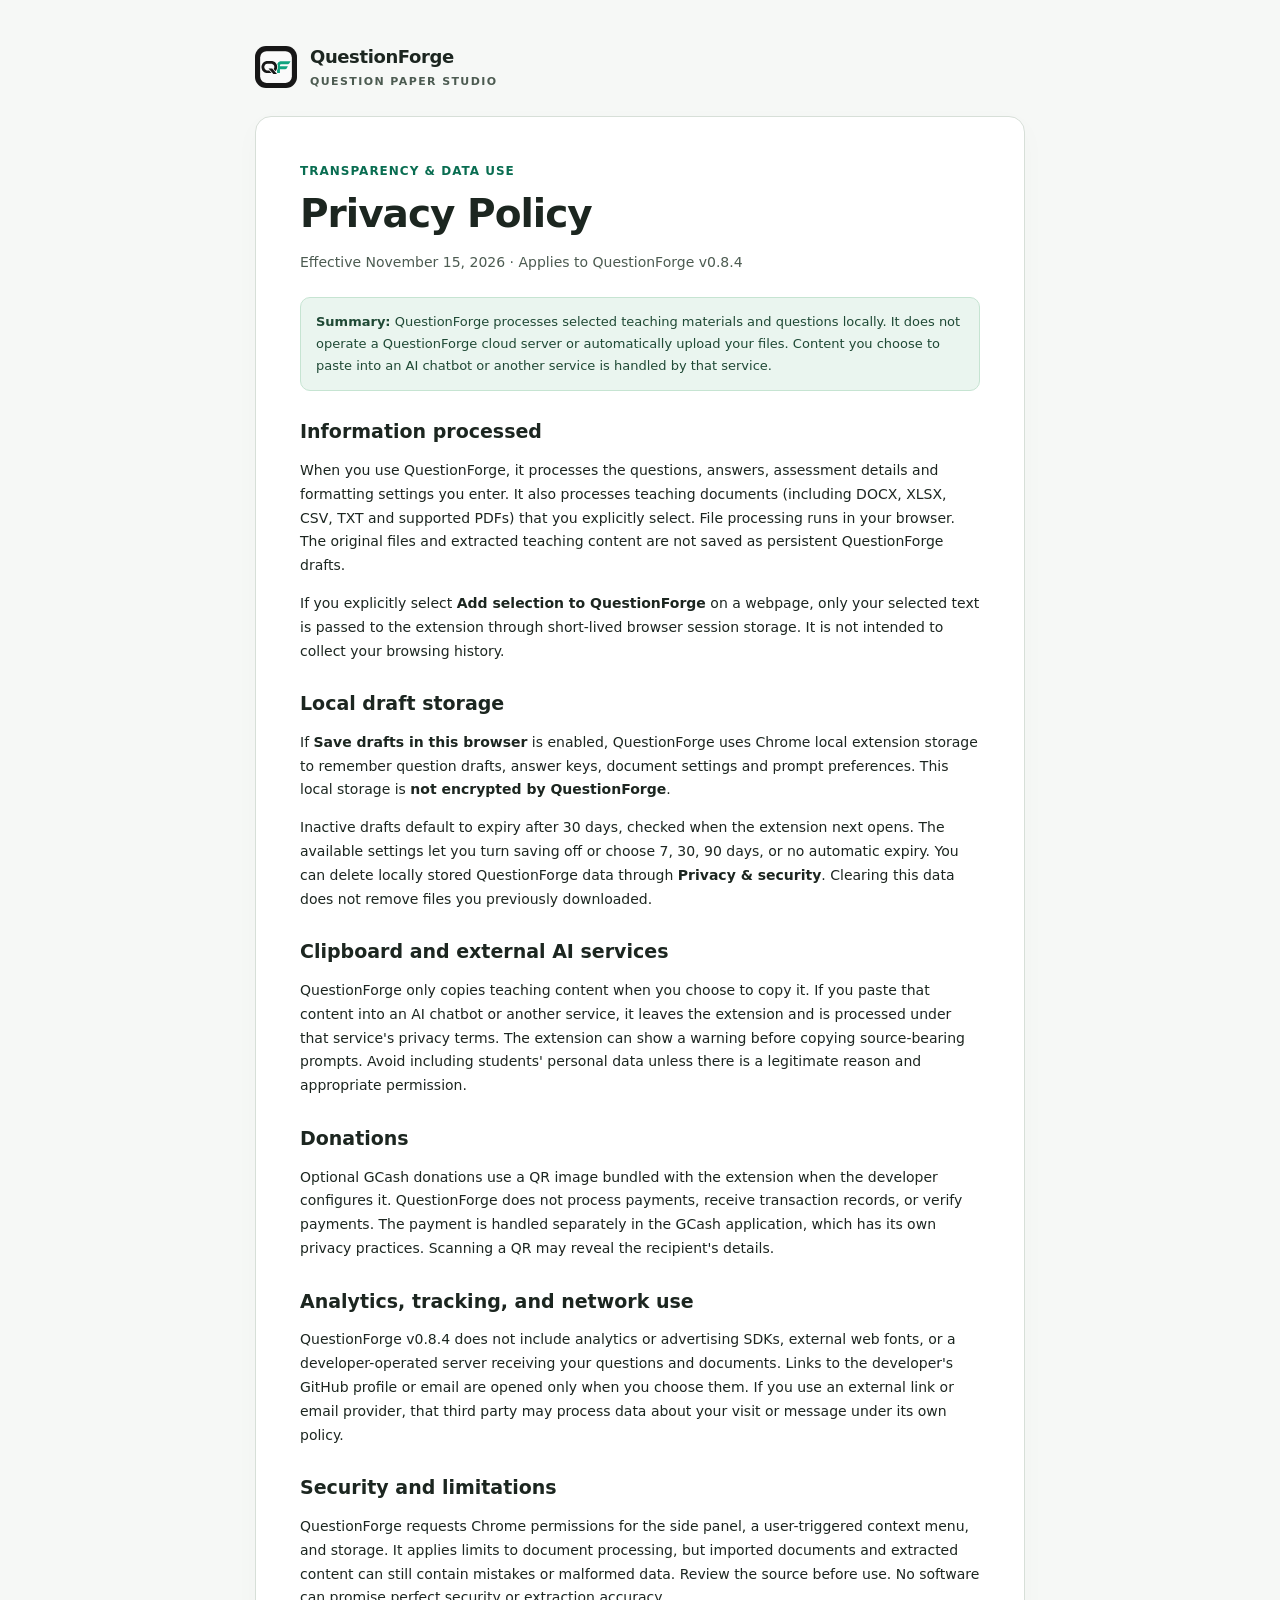
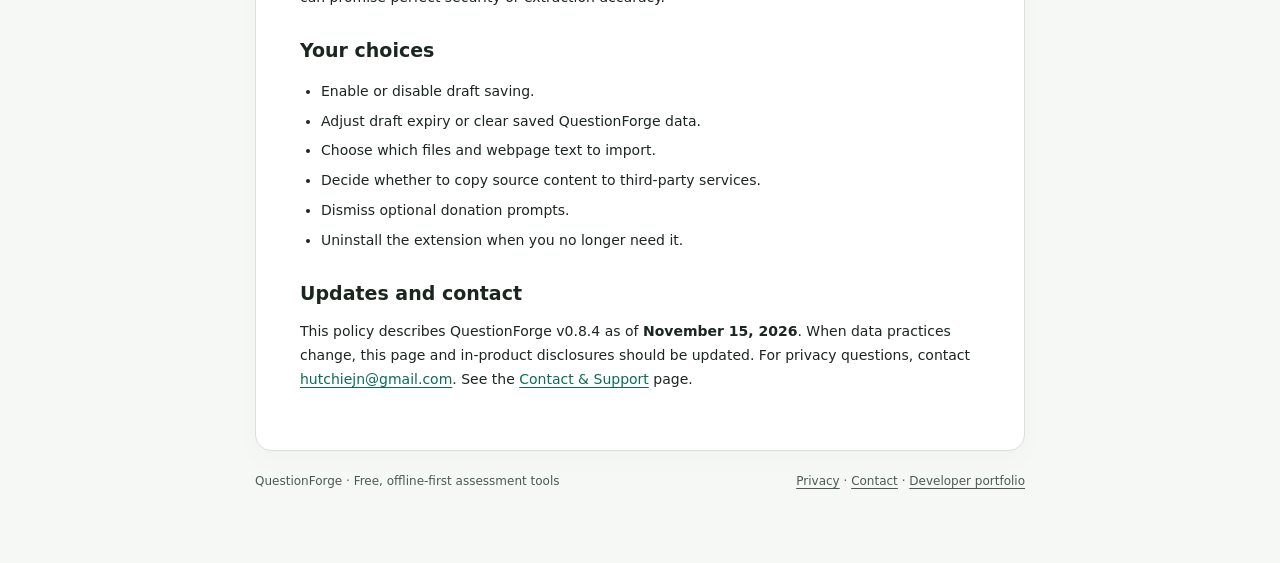
<file: docs/privacy.html>
<!doctype html>
<html lang="en"><head><meta charset="utf-8"/><meta name="viewport" content="width=device-width,initial-scale=1"/>
<meta name="color-scheme" content="light"/><title>Privacy Policy · QuestionForge</title><link rel="stylesheet" href="legal.css"/></head>
<body><div class="shell"><a class="top" href="index.html" aria-label="QuestionForge information home"><img src="brand-mark.svg" width="42" height="42" alt=""/><span><strong>QuestionForge</strong><small>QUESTION PAPER STUDIO</small></span></a>
<main class="panel"><div class="label">Transparency & data use</div><h1>Privacy Policy</h1><p class="subtitle">Effective November 15, 2026 · Applies to QuestionForge v0.8.4</p><p class="notice"><strong>Summary:</strong> QuestionForge processes selected teaching materials and questions locally. It does not operate a QuestionForge cloud server or automatically upload your files. Content you choose to paste into an AI chatbot or another service is handled by that service.</p>
<h2>Information processed</h2><p>When you use QuestionForge, it processes the questions, answers, assessment details and formatting settings you enter. It also processes teaching documents (including DOCX, XLSX, CSV, TXT and supported PDFs) that you explicitly select. File processing runs in your browser. The original files and extracted teaching content are not saved as persistent QuestionForge drafts.</p>
<p>If you explicitly select <strong>Add selection to QuestionForge</strong> on a webpage, only your selected text is passed to the extension through short-lived browser session storage. It is not intended to collect your browsing history.</p>
<h2>Local draft storage</h2><p>If <strong>Save drafts in this browser</strong> is enabled, QuestionForge uses Chrome local extension storage to remember question drafts, answer keys, document settings and prompt preferences. This local storage is <strong>not encrypted by QuestionForge</strong>.</p>
<p>Inactive drafts default to expiry after 30 days, checked when the extension next opens. The available settings let you turn saving off or choose 7, 30, 90 days, or no automatic expiry. You can delete locally stored QuestionForge data through <strong>Privacy &amp; security</strong>. Clearing this data does not remove files you previously downloaded.</p>
<h2>Clipboard and external AI services</h2><p>QuestionForge only copies teaching content when you choose to copy it. If you paste that content into an AI chatbot or another service, it leaves the extension and is processed under that service's privacy terms. The extension can show a warning before copying source-bearing prompts. Avoid including students' personal data unless there is a legitimate reason and appropriate permission.</p>
<h2>Donations</h2><p>Optional GCash donations use a QR image bundled with the extension when the developer configures it. QuestionForge does not process payments, receive transaction records, or verify payments. The payment is handled separately in the GCash application, which has its own privacy practices. Scanning a QR may reveal the recipient's details.</p>
<h2>Analytics, tracking, and network use</h2><p>QuestionForge v0.8.4 does not include analytics or advertising SDKs, external web fonts, or a developer-operated server receiving your questions and documents. Links to the developer's GitHub profile or email are opened only when you choose them. If you use an external link or email provider, that third party may process data about your visit or message under its own policy.</p>
<h2>Security and limitations</h2><p>QuestionForge requests Chrome permissions for the side panel, a user-triggered context menu, and storage. It applies limits to document processing, but imported documents and extracted content can still contain mistakes or malformed data. Review the source before use. No software can promise perfect security or extraction accuracy.</p>
<h2>Your choices</h2><ul><li>Enable or disable draft saving.</li><li>Adjust draft expiry or clear saved QuestionForge data.</li><li>Choose which files and webpage text to import.</li><li>Decide whether to copy source content to third-party services.</li><li>Dismiss optional donation prompts.</li><li>Uninstall the extension when you no longer need it.</li></ul>
<h2>Updates and contact</h2><p>This policy describes QuestionForge v0.8.4 as of <strong>November 15, 2026</strong>. When data practices change, this page and in-product disclosures should be updated. For privacy questions, contact <a href="mailto:hutchiejn@gmail.com">hutchiejn@gmail.com</a>. See the <a href="contact.html">Contact &amp; Support</a> page.</p>
</main>
<footer class="footer"><span>QuestionForge · Free, offline-first assessment tools</span><span><a href="privacy.html">Privacy</a> · <a href="contact.html">Contact</a> · <a href="https://github.com/hutchiejn" rel="noopener noreferrer" target="_blank">Developer portfolio</a></span></footer></div></body></html>
</file>
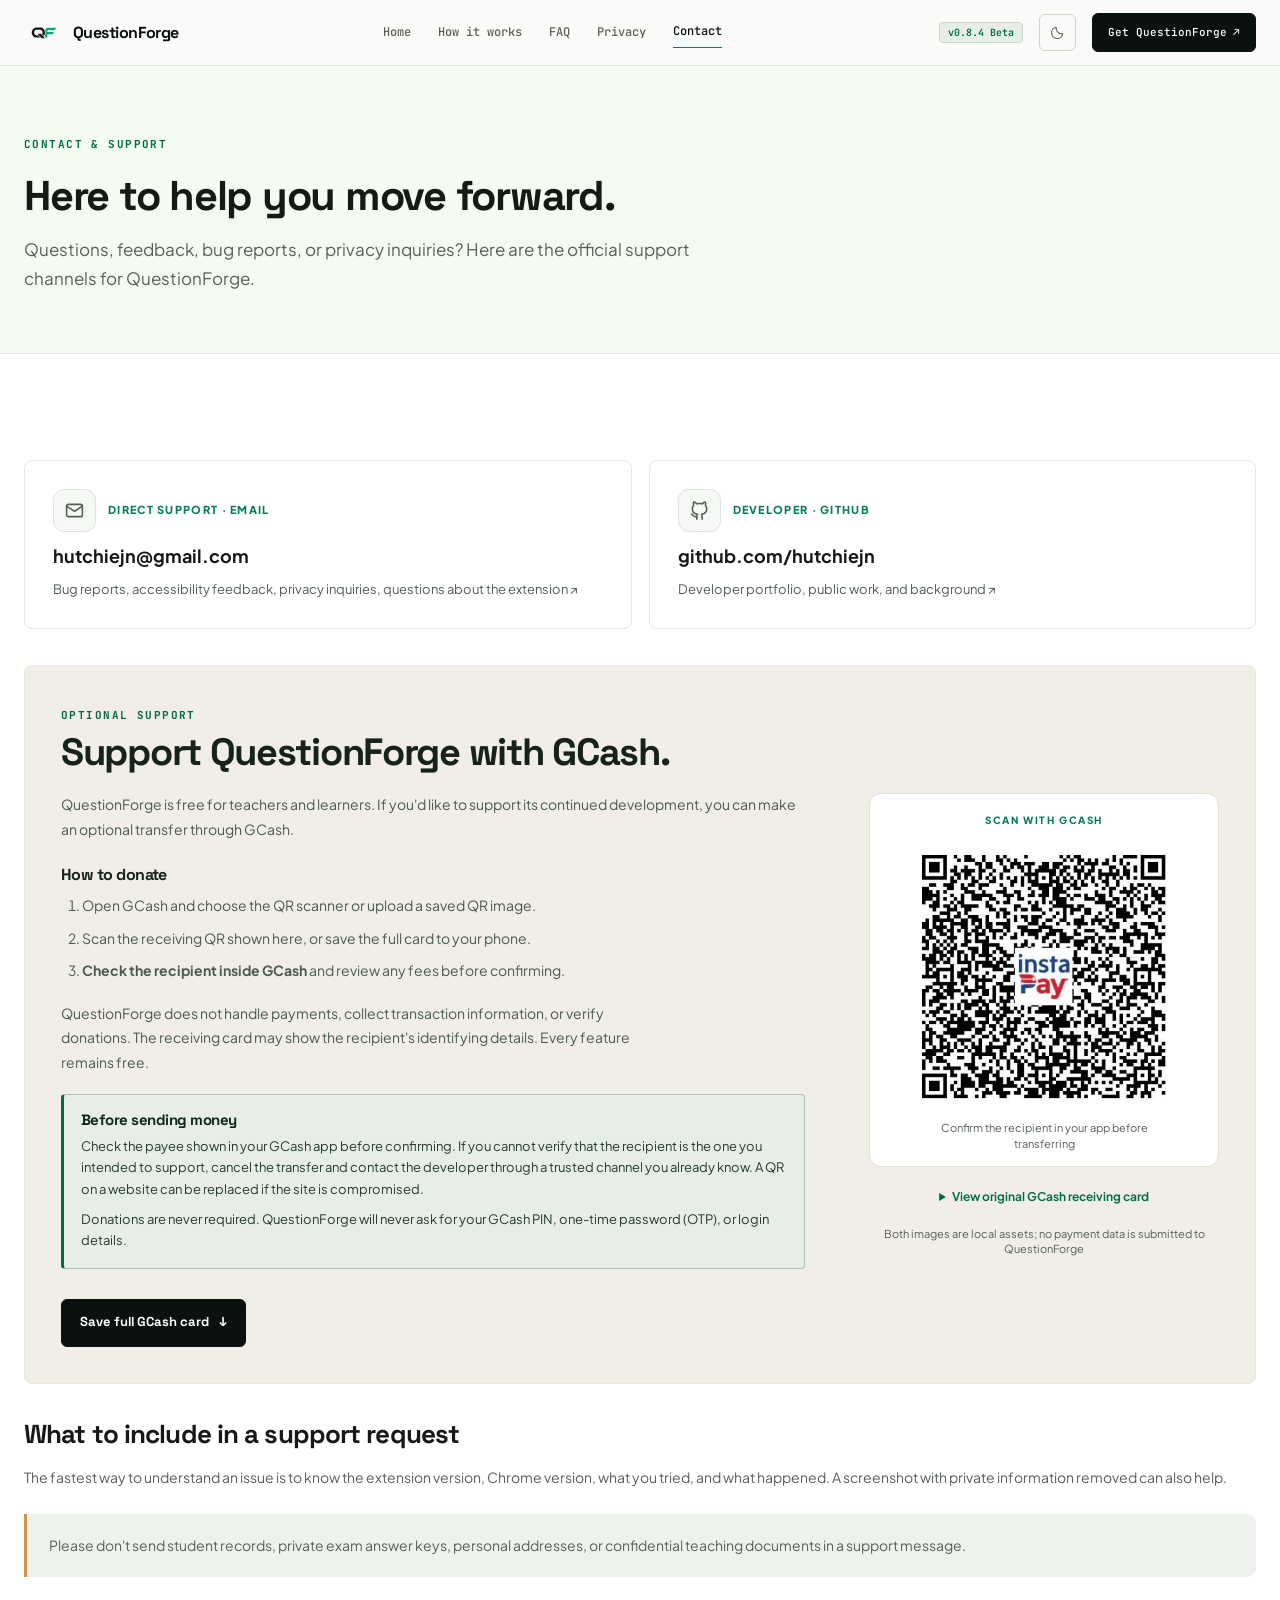
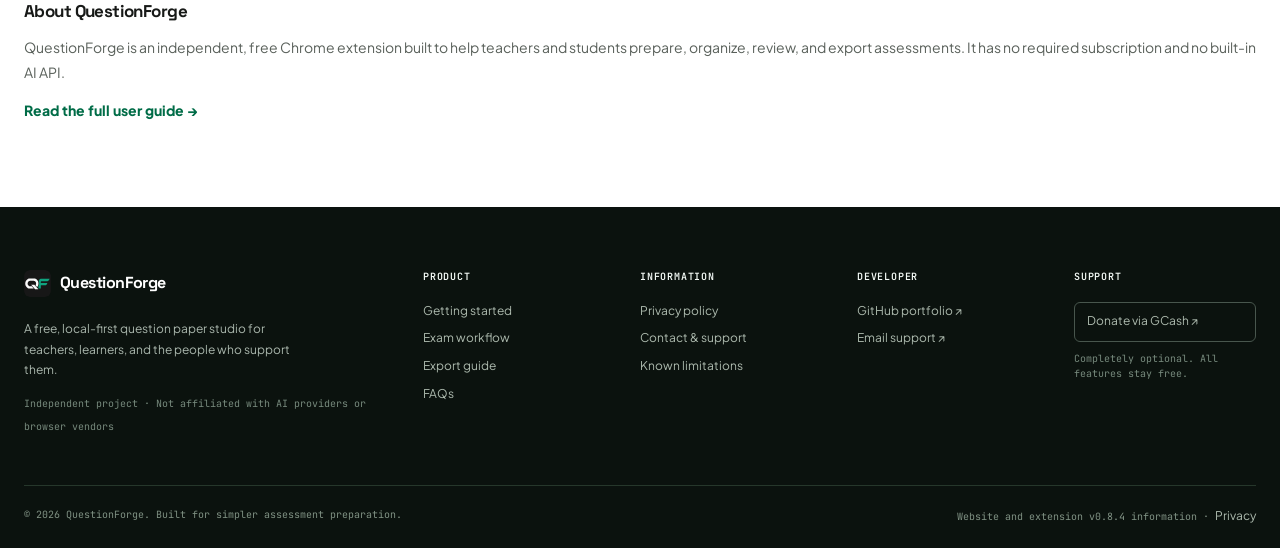
<file: public/contact.html>
<!DOCTYPE html>
<html lang="en"><head><meta charset="utf-8"/><meta content="width=device-width,initial-scale=1" name="viewport"/><meta content="light dark" name="color-scheme"/><meta content="#151917" name="theme-color"/><meta content="Contact the QuestionForge developer for product support, bug reports, privacy requests, and collaboration." name="description"/><meta content="Contact &amp; Support — QuestionForge" property="og:title"/><meta content="Contact the QuestionForge developer for product support, bug reports, privacy requests, and collaboration." property="og:description"/><meta content="website" property="og:type"/><link href="assets/favicon.png" rel="icon" type="image/png"/><script src="assets/theme-init.js"></script><link href="https://fonts.googleapis.com" rel="preconnect"/><link crossorigin="" href="https://fonts.gstatic.com" rel="preconnect"/><link href="https://fonts.googleapis.com/css2?family=JetBrains+Mono:wght@400;500;600;700&amp;family=Plus+Jakarta+Sans:wght@400;500;600;700&amp;family=Space+Grotesk:wght@400;500;600;700&amp;display=swap" rel="stylesheet"/><link href="assets/site.css" rel="stylesheet"/><link href="assets/theme.css" rel="stylesheet"/><link href="assets/mobile.css" rel="stylesheet"/><title>Contact &amp; Support — QuestionForge</title><link href="assets/typography.css" rel="stylesheet"/><link href="assets/qforge.css" rel="stylesheet"/><link href="assets/accessibility-contrast.css" rel="stylesheet"/><link href="assets/security.css" rel="stylesheet"/></head><body class="qforge-site page-contact"><a class="skip" href="#main">Skip to content</a><header class="site-header"><div class="container header-inner"><a aria-label="QuestionForge home" class="brand" href="index.html"><img alt="" class="brand-logo theme-light-only" height="40" src="assets/qf-mark-light.svg" width="40"/><img alt="" class="brand-logo theme-dark-only" height="40" src="assets/qf-mark-dark.svg" width="40"/><span>Question<span class="forge">Forge</span></span></a><button aria-controls="site-navigation" aria-expanded="false" aria-label="Open navigation menu" class="menu-toggle" data-menu-toggle="" type="button"><span class="menu-label">Menu</span><svg aria-hidden="true" class="menu-glyph" fill="none" height="19" stroke="currentColor" stroke-linecap="round" stroke-width="1.7" viewbox="0 0 24 24" width="19"><path class="menu-bars" d="M4 7h16M4 12h16M4 17h16"></path><path class="menu-cross" d="M6 6l12 12M18 6L6 18"></path></svg></button><nav aria-label="Main navigation" class="nav" id="site-navigation"><a href="index.html">Home</a><a href="guide.html">How it works</a><a href="faq.html">FAQ</a><a href="privacy.html">Privacy</a><a aria-current="page" href="contact.html">Contact</a><a class="nav-cta nav-cta-mobile" href="guide.html#install">Get QuestionForge <span aria-hidden="true">↗</span></a></nav><span class="release-badge" data-release="badge">v0.8.4 Beta</span><button aria-label="Switch to dark mode" class="theme-switch" data-theme-toggle="" title="Switch color theme" type="button"><svg aria-hidden="true" class="theme-sun" fill="none" height="18" stroke="currentColor" stroke-linecap="round" stroke-linejoin="round" stroke-width="1.65" viewbox="0 0 24 24" width="18" xmlns="http://www.w3.org/2000/svg"><circle cx="12" cy="12" r="4"></circle><path d="M12 2v2m0 16v2M4.93 4.93l1.42 1.42m11.3 11.3 1.42 1.42M2 12h2m16 0h2M4.93 19.07l1.42-1.42m11.3-11.3 1.42-1.42"></path></svg><svg aria-hidden="true" class="theme-moon" fill="none" height="18" stroke="currentColor" stroke-linecap="round" stroke-linejoin="round" stroke-width="1.65" viewbox="0 0 24 24" width="18" xmlns="http://www.w3.org/2000/svg"><path d="M20.7 13.2A8.5 8.5 0 0 1 10.8 3.3 8.5 8.5 0 1 0 20.7 13.2Z"></path></svg><span class="sr-only">Change color theme</span></button><a class="header-download" href="guide.html#install">Get QuestionForge <span aria-hidden="true">↗</span></a></div></header><div aria-hidden="true" class="nav-scrim" data-nav-scrim=""></div><main id="main"><section class="page-hero figma-subpage-hero"><div class="container"><span class="eyebrow">CONTACT &amp; SUPPORT</span><h1>Here to help you move forward.</h1><p>Questions, feedback, bug reports, or privacy inquiries? Here are the official support channels for QuestionForge.</p></div></section><section class="section contact-channels-section"><div class="container"><div class="contact-grid"><a class="contact-card" href="mailto:hutchiejn@gmail.com?subject=QuestionForge%20Support"><div class="contact-card-top"><span class="contact-card-icon"><svg aria-hidden="true" fill="none" focusable="false" height="21" stroke="currentColor" stroke-linecap="round" stroke-linejoin="round" stroke-width="1.8" viewbox="0 0 24 24" width="21" xmlns="http://www.w3.org/2000/svg"><rect height="14" rx="2" width="18" x="3" y="5"></rect><path d="m3 7 9 6 9-6"></path></svg></span><span class="card-label">Direct support · Email</span></div><strong>hutchiejn@gmail.com</strong><span>Bug reports, accessibility feedback, privacy inquiries, questions about the extension ↗</span></a><a class="contact-card" href="https://github.com/hutchiejn" rel="noopener noreferrer" target="_blank"><div class="contact-card-top"><span class="contact-card-icon"><svg aria-hidden="true" fill="none" focusable="false" height="21" stroke="currentColor" stroke-linecap="round" stroke-linejoin="round" stroke-width="1.8" viewbox="0 0 24 24" width="21" xmlns="http://www.w3.org/2000/svg"><path d="M9 19c-4.3 1.3-4.3-2.5-6-3m12 6v-3.3a3.1 3.1 0 0 0-.9-2.4c3-.3 6.1-1.5 6.1-6.7a5.2 5.2 0 0 0-1.5-3.6 4.8 4.8 0 0 0-.1-3.6S17.4 2 15 4.4a12.2 12.2 0 0 0-6 0C6.6 2 5.4 2.4 5.4 2.4a4.8 4.8 0 0 0-.1 3.6 5.2 5.2 0 0 0-1.5 3.6c0 5.2 3.1 6.4 6.1 6.7A3.1 3.1 0 0 0 9 18.7V22"></path></svg></span><span class="card-label">Developer · GitHub</span></div><strong>github.com/hutchiejn</strong><span>Developer portfolio, public work, and background ↗</span></a></div><section aria-labelledby="gcash-support-title" class="support-panel gcash-donation" id="support-the-project">
<div class="gcash-donation-copy">
<span class="eyebrow">Optional support</span>
<h2 id="gcash-support-title">Support QuestionForge with GCash.</h2>
<p>QuestionForge is free for teachers and learners. If you'd like to support its continued development, you can make an optional transfer through GCash.</p>
<h3>How to donate</h3>
<ol>
<li>Open GCash and choose the QR scanner or upload a saved QR image.</li>
<li>Scan the receiving QR shown here, or save the full card to your phone.</li>
<li><strong>Check the recipient inside GCash</strong> and review any fees before confirming.</li>
</ol>
<p class="note">QuestionForge does not handle payments, collect transaction information, or verify donations. The receiving card may show the recipient's identifying details. Every feature remains free.</p>
<aside class="gcash-safety-notice" aria-labelledby="gcash-safety-title"><h3 id="gcash-safety-title">Before sending money</h3><p>Check the payee shown in your GCash app before confirming. If you cannot verify that the recipient is the one you intended to support, cancel the transfer and contact the developer through a trusted channel you already know. A QR on a website can be replaced if the site is compromised.</p><p>Donations are never required. QuestionForge will never ask for your GCash PIN, one-time password (OTP), or login details.</p></aside>
<a class="button gcash-download" download="QuestionForge-GCash-Receiving-Card.png" href="assets/gcash-receive-card.png">Save full GCash card <span aria-hidden="true">↓</span></a>
</div>
<figure class="gcash-donation-visual">
<div class="gcash-scan-panel">
<span class="gcash-scan-label">SCAN WITH GCASH</span>
<img alt="GCash InstaPay receiving QR code cropped without altering its pixels" class="gcash-scan-image" decoding="async" height="415" loading="eager" src="assets/gcash-receive-qr.png" width="415"/>
<span class="gcash-scan-hint">Confirm the recipient in your app before transferring</span>
</div>
<details class="gcash-original-details">
<summary>View original GCash receiving card</summary>
<img alt="Original GCash receiving card with QR and masked recipient information" decoding="async" height="2041" loading="lazy" src="assets/gcash-receive-card.png" width="1080"/>
</details>
<figcaption>Both images are local assets; no payment data is submitted to QuestionForge</figcaption>
</figure>
</section><div class="container contact-article-container"><article class="article"><h2>What to include in a support request</h2><p>The fastest way to understand an issue is to know the extension version, Chrome version, what you tried, and what happened. A screenshot with private information removed can also help.</p><div class="callout warning"><p>Please don't send student records, private exam answer keys, personal addresses, or confidential teaching documents in a support message.</p></div><h3>About QuestionForge</h3><p>QuestionForge is an independent, free Chrome extension built to help teachers and students prepare, organize, review, and export assessments. It has no required subscription and no built-in AI API.</p><p><a class="link-arrow" href="guide.html">Read the full user guide →</a></p></article></div></div></section></main><footer class="footer"><div class="container"><div class="footer-main"><div><a class="brand" href="index.html"><img alt="" height="40" src="assets/qf-mark-dark.svg" width="40"/> <span>Question<span class="forge">Forge</span></span></a><p class="brand-note">A free, local-first question paper studio for teachers, learners, and the people who support them.</p><span class="note">Independent project · Not affiliated with AI providers or browser vendors</span></div><div><h4>Product</h4><div class="footer-links"><a href="guide.html">Getting started</a><a href="guide.html#workflow">Exam workflow</a><a href="guide.html#document-export">Export guide</a><a href="faq.html">FAQs</a></div></div><div><h4>Information</h4><div class="footer-links"><a href="privacy.html">Privacy policy</a><a href="contact.html">Contact &amp; support</a><a href="guide.html#limitations">Known limitations</a></div></div><div><h4>Developer</h4><div class="footer-links"><a href="https://github.com/hutchiejn" rel="noopener noreferrer" target="_blank">GitHub portfolio ↗</a><a href="mailto:hutchiejn@gmail.com">Email support ↗</a></div></div><div><h4>Support</h4><div class="footer-links footer-support-links"><a class="support-button support-button--donate" href="contact.html#support-the-project">Donate via GCash ↗</a><span class="note">Completely optional. All features stay free.</span></div></div></div><div class="footer-bottom"><span>© 2026 QuestionForge. Built for simpler assessment preparation.</span><span>Website and extension <span data-release="version">v0.8.4</span> information · <a href="privacy.html">Privacy</a></span></div></div></footer><script defer="" src="assets/site.js"></script></body></html>
</file>
<file: assets/site.css>
:root{--ink:#171917;--text:#2b302c;--muted:#5a655f;--light:#f7f8f5;--paper:#fff;--border:#e1e6de;--green:#0e9071;--green-dark:#076b51;--bright:#10a37f;--charcoal:#171917;--header-h:76px;--content:1190px;--font:Inter,"Segoe UI Variable",-apple-system,BlinkMacSystemFont,"Segoe UI",sans-serif}
*{box-sizing:border-box}html{scroll-behavior:smooth}body{margin:0;font:400 16px/1.65 var(--font);background:var(--paper);color:var(--ink);-webkit-font-smoothing:antialiased}img{max-width:100%;height:auto}a{color:inherit}button{font:inherit}a:focus-visible,button:focus-visible,summary:focus-visible{outline:3px solid #16ac88;outline-offset:4px}::selection{background:#c7f1e0} .skip{position:absolute;z-index:99;top:-100px;left:20px;background:#fff;padding:12px}.skip:focus{top:14px} .container{max-width:var(--content);padding:0 26px;margin:auto} .site-header{position:sticky;top:0;z-index:50;background:rgba(255,255,255,.96);backdrop-filter:blur(14px);border-bottom:1px solid var(--border)}.header-inner{min-height:var(--header-h);display:flex;align-items:center;justify-content:space-between;gap:26px}.brand{display:inline-flex;align-items:center;gap:12px;text-decoration:none;font-size:21px;font-weight:790;letter-spacing:-.8px;white-space:nowrap}.brand img{width:40px;height:40px;border-radius:10px}.brand .forge{color:var(--green)}.nav{display:flex;align-items:center;gap:27px}.nav a{font-size:13px;font-weight:640;text-decoration:none;color:#535b55;transition:color .15s}.nav a:hover,.nav a[aria-current=page]{color:var(--green-dark)}.nav .nav-cta{padding:10px 16px;background:var(--ink);border-radius:8px;color:#fff}.nav .nav-cta:hover{color:#fff;background:#303b33}.menu-toggle{display:none;border:1px solid var(--border);border-radius:9px;background:#fff;padding:8px 12px;cursor:pointer;font-size:13px;font-weight:700}.eyebrow{color:var(--green-dark);text-transform:uppercase;font-weight:780;font-size:11px;letter-spacing:2.6px;line-height:1.5}.chip{display:inline-flex;align-items:center;gap:9px;border:1px solid rgba(139,227,181,.23);border-radius:99px;padding:7px 12px;color:#bfebd7;background:rgba(24,123,90,.16);font-size:12px;font-weight:650}.chip:before{content:"";height:7px;width:7px;border-radius:50%;background:#28c597}.button{display:inline-flex;gap:10px;align-items:center;justify-content:center;min-height:48px;padding:11px 18px;border-radius:9px;text-decoration:none;border:1px solid transparent;font-weight:730;font-size:13px;transition:transform .15s,background .15s}.button:hover{transform:translateY(-1px)}.button.green{background:var(--bright);color:#08180f}.button.green:hover{background:#2abb99}.button.dark{background:var(--ink);color:#fff}.button.dark:hover{background:#3a423c}.button.outline{border-color:#536057;color:#fff}.button.outline:hover{background:rgba(255,255,255,.07)}.button.lightoutline{border-color:var(--border);color:var(--ink)}.button.lightoutline:hover{background:var(--light)}.arrow{font-size:18px;line-height:0} .hero{position:relative;overflow:hidden;background:#151917;color:white;padding:92px 0 100px}.hero:before{content:"";position:absolute;inset:0;opacity:.08;background-image:linear-gradient(#c1e2d1 1px,transparent 1px),linear-gradient(90deg,#c1e2d1 1px,transparent 1px);background-size:56px 56px;mask-image:linear-gradient(to right,transparent,black)}.hero-inner{position:relative;display:grid;grid-template-columns:minmax(0,1fr) 460px;align-items:center;gap:76px}.hero h1{font-size:clamp(42px,5.2vw,69px);letter-spacing:-3.7px;line-height:1.09;margin:24px 0 22px;max-width:710px;font-weight:800}.hero h1 em{font-style:normal;color:#8bdfb9}.hero .intro{color:#bfcac1;font-size:17px;line-height:1.75;max-width:540px}.hero-actions{display:flex;gap:12px;flex-wrap:wrap;margin:32px 0 33px}.hero-meta{color:#8f9f95;font-size:12px;display:flex;gap:18px;flex-wrap:wrap}.hero-meta span:before{content:"✓";color:#78caaa;margin-right:7px}.window{position:relative;background:#101211;border:1px solid #3c453e;border-radius:18px;box-shadow:0 28px 85px rgba(0,0,0,.4);padding:12px}.window-bar{height:32px;display:flex;align-items:center;gap:7px;padding:0 8px 10px}.dot{height:7px;width:7px;border-radius:50%;background:#5c6860}.window-label{margin-left:auto;color:#a0aaa3;text-transform:uppercase;letter-spacing:1.3px;font-size:10px}.hero-screen{display:grid;grid-template-columns:1fr 18px;max-height:510px;overflow:hidden;border:1px solid #30352f;border-radius:9px;background:#111}.hero-screen img{width:100%;object-fit:cover;object-position:top center;max-height:510px}.hero-screen .scroll-track{background:#121614;border-left:1px solid #262a27}.hero-screen .scroll-track:before{content:"";display:block;border-radius:6px;height:115px;width:4px;background:#4c6157;margin:50px auto}.window-caption{position:absolute;bottom:-27px;right:15px;color:#b3c5b8;font-size:11px}.section{padding:94px 0}.section.alt{background:var(--light)}.section-heading{display:flex;align-items:flex-end;justify-content:space-between;gap:30px;margin-bottom:36px}.section h2,.bottom-cta h2{font-size:clamp(32px,4vw,47px);line-height:1.16;letter-spacing:-1.7px;margin:14px 0 0;font-weight:790;max-width:650px}.section-heading p{max-width:350px;color:var(--muted);margin:0;font-size:15px}.grid3{display:grid;grid-template-columns:repeat(3,minmax(0,1fr));gap:16px}.feature{border:1px solid var(--border);border-radius:13px;background:#fff;padding:29px}.feature .number{font-size:12px;color:var(--green-dark);font-weight:820;letter-spacing:1px}.feature h3{font-size:18px;line-height:1.3;letter-spacing:-.4px;margin:34px 0 10px}.feature p{font-size:14px;color:var(--muted);margin:0;line-height:1.75}.feature .icon{height:43px;width:43px;border:1px solid #bedacb;background:#eff9f1;color:var(--green-dark);border-radius:12px;display:grid;place-items:center;font-size:23px}.step-grid{display:grid;grid-template-columns:repeat(4,minmax(0,1fr));gap:12px}.step{border-top:2px solid #222;padding-top:20px}.step .num{color:var(--green);font-size:13px;font-weight:800}.step h3{font-size:17px;line-height:1.3;margin:16px 0 10px}.step p{font-size:14px;line-height:1.8;color:var(--muted);margin:0}.visual-band{display:grid;grid-template-columns:1fr 1fr;gap:70px;align-items:center}.visual-band.reversed .visual-copy{order:2}.visual-copy .lead{font-size:17px;color:var(--muted);max-width:460px;margin:22px 0}.bullets{padding:0;list-style:none;margin:22px 0 30px;display:grid;gap:11px}.bullets li{display:flex;gap:10px;font-size:14px;color:#3e4a40}.bullets li:before{content:"✓";font-weight:800;color:var(--green)}.visual-shot{border:1px solid var(--border);background:#e9ede8;border-radius:18px;min-height:470px;display:flex;justify-content:center;padding:27px 27px 0;overflow:hidden;position:relative}.visual-shot img{object-fit:cover;object-position:top center;width:320px;max-height:510px;border:1px solid #232724;border-radius:13px 13px 0 0;box-shadow:0 20px 70px #162a2033}.privacy-strip{background:#e7f4ec;border:1px solid #c8e4d3;border-radius:16px;padding:38px 42px;display:grid;grid-template-columns:1fr auto;align-items:center;gap:30px}.privacy-strip h3{font-size:25px;letter-spacing:-.7px;margin:9px 0 8px}.privacy-strip p{font-size:14px;max-width:690px;color:#485d4f;margin:0}.link-arrow{font-size:14px;font-weight:760;color:var(--green-dark);text-decoration:none;white-space:nowrap}.link-arrow:hover{text-decoration:underline}.bottom-cta{background:#171b18;color:white;padding:78px 0}.bottom-cta .container{display:flex;align-items:center;justify-content:space-between;gap:40px}.bottom-cta p{color:#adbaae;max-width:520px}.bottom-cta h2{font-size:38px}.footer{background:#111511;color:#aab5aa;padding:61px 0 28px}.footer-main{display:grid;grid-template-columns:2fr 1fr 1fr 1fr;gap:48px}.footer .brand{color:white}.footer .brand-note{max-width:270px;color:#8e9e8f;font-size:13px;margin:20px 0}.footer h4{text-transform:uppercase;font-size:11px;letter-spacing:1.8px;color:#edf5ef;margin:5px 0 18px}.footer-links{display:grid;gap:10px}.footer a:not(.brand){text-decoration:none;color:#aab5aa;font-size:13px}.footer a:hover{color:white}.footer-bottom{border-top:1px solid #313b33;display:flex;justify-content:space-between;gap:20px;padding-top:24px;margin-top:56px;font-size:12px;color:#819082}.footer-bottom a{font-size:12px!important}.page-hero{background:#f6f8f5;border-bottom:1px solid var(--border);padding:78px 0 67px}.page-hero h1{font-size:clamp(38px,5vw,62px);line-height:1.1;letter-spacing:-2.7px;margin:15px 0 16px}.page-hero p{font-size:16px;color:#566359;max-width:730px;margin:0}.page-hero .meta{font-size:12px;color:var(--muted);margin-top:24px}.content-layout{display:grid;grid-template-columns:235px minmax(0,1fr);gap:65px;padding:65px 0 110px}.toc{position:sticky;top:106px;align-self:start;display:grid;gap:5px}.toc strong{font-size:11px;letter-spacing:1.5px;color:#818b80;text-transform:uppercase;margin:0 0 13px}.toc a{padding:8px 10px;border-left:2px solid transparent;font-size:13px;color:#6b756c;text-decoration:none}.toc a:hover,.toc a.active{border-color:var(--green);color:var(--green-dark);background:#f2f6f2}.article{min-width:0;max-width:790px}.article section{margin-bottom:52px;scroll-margin-top:110px}.article h2{font-size:26px;letter-spacing:-.75px;margin:0 0 15px;line-height:1.2}.article h3{font-size:17px;margin:25px 0 8px}.article p,.article li{font-size:15px;line-height:1.85;color:#3d4740}.article ul,.article ol{padding-left:22px}.article li{padding-left:3px;margin-bottom:8px}.article .small{font-size:13px;color:var(--muted)}.article .callout{padding:19px 22px;background:#edf6ef;border-left:3px solid var(--green);border-radius:0 9px 9px 0;margin:25px 0}.article .callout p{margin:0;font-size:14px;color:#304d3a}.article .warning{background:#fff6e9;border-color:#e7aa4c}.article .warning p{color:#644a2b}.article hr{border:0;border-top:1px solid var(--border);margin:43px 0}.article code{padding:2px 5px;background:#eef2ed;border-radius:4px;color:#245d48;font-size:.91em}.article pre{overflow:auto;white-space:pre-wrap;word-break:break-word;background:#19211c;color:#d0e5d5;padding:18px;border-radius:9px;font-size:13px}.article .faq details{border-top:1px solid var(--border);padding:18px 4px}.article .faq details:last-child{border-bottom:1px solid var(--border)}.article .faq summary{cursor:pointer;font-size:15px;font-weight:700;line-height:1.5;padding-right:26px}.article .faq details p{font-size:14px;margin-bottom:2px}.contact-grid{display:grid;grid-template-columns:repeat(2,minmax(0,1fr));gap:17px;margin:36px 0}.contact-card{border:1px solid var(--border);background:#fff;border-radius:14px;padding:28px;display:grid;gap:12px;text-decoration:none}.contact-card:hover{border-color:#8bcba8;box-shadow:0 12px 30px #142e1a0a}.contact-card .card-label{text-transform:uppercase;letter-spacing:1.3px;font-size:11px;font-weight:790;color:var(--green-dark)}.contact-card strong{font-size:18px;overflow-wrap:anywhere;line-height:1.3}.contact-card span{font-size:13px;color:var(--muted)}.note{font-size:13px;color:var(--muted)}.screenshot-pair{display:grid;grid-template-columns:repeat(3,1fr);gap:14px;margin:26px 0}.screenshot-pair img{width:100%;max-height:290px;object-fit:cover;object-position:top center;border:1px solid var(--border);border-radius:9px}.download-box{background:#f5f7f3;border:1px solid var(--border);padding:24px;border-radius:13px;display:grid;gap:10px;margin-top:20px}.download-box .filemeta{color:var(--muted);font-size:12px}.breadcrumbs{font-size:13px;color:var(--muted);margin-bottom:17px}.breadcrumbs a{color:var(--green-dark);text-decoration:none}
@media(max-width:980px){.hero-inner{grid-template-columns:1fr 390px;gap:35px}.hero h1{font-size:51px}.step-grid{grid-template-columns:repeat(2,1fr);row-gap:25px}.footer-main{gap:24px}.visual-band{gap:30px}.content-layout{gap:35px;grid-template-columns:185px 1fr}}
@media(max-width:760px){:root{--header-h:67px}.container{padding:0 20px}.header-inner{min-height:var(--header-h)}.menu-toggle{display:block}.nav{position:absolute;top:calc(var(--header-h) - 1px);left:0;right:0;padding:14px 20px 22px;display:none;flex-direction:column;align-items:stretch;gap:0;background:#fff;border-bottom:1px solid var(--border);box-shadow:0 14px 22px #10291a0b}.nav.open{display:flex}.nav a{padding:12px;font-size:14px}.nav .nav-cta{text-align:center;margin-top:10px}.hero{padding:68px 0 76px}.hero-inner{display:flex;flex-direction:column;align-items:stretch}.hero h1{font-size:clamp(39px,10vw,58px);letter-spacing:-2px}.hero .intro{font-size:16px}.hero-visual{max-width:440px;width:100%;margin:auto}.section{padding:65px 0}.section-heading{display:block}.section-heading p{margin-top:15px}.grid3{grid-template-columns:1fr}.feature h3{margin-top:18px}.visual-band{display:flex;flex-direction:column;align-items:stretch}.visual-band.reversed .visual-copy{order:0}.visual-shot{min-height:365px}.privacy-strip{grid-template-columns:1fr;padding:26px}.bottom-cta .container{display:block}.bottom-cta .button{margin-top:18px}.footer-main{grid-template-columns:1fr 1fr;gap:37px}.footer-main>div:first-child{grid-column:1/-1}.content-layout{display:block;padding:42px 0 74px}.toc{position:static;display:flex;flex-wrap:wrap;gap:5px;margin-bottom:45px}.toc strong{width:100%}.toc a{border:1px solid var(--border);border-radius:20px;padding:5px 10px}.toc a.active{border-color:var(--green)}.page-hero{padding:52px 0 48px}.page-hero h1{letter-spacing:-1.8px}.contact-grid{grid-template-columns:1fr}}
@media(max-width:440px){.footer-main{grid-template-columns:1fr 1fr;gap:23px}.footer-bottom{display:block}.footer-bottom>span{display:block;margin-top:6px}.step-grid{grid-template-columns:1fr}.hero-actions{display:grid}.hero-meta{gap:10px}.section h2,.bottom-cta h2{font-size:34px}.hero-screen{max-height:420px}.screenshot-pair{gap:7px}.screenshot-pair img{max-height:185px}}
@media(prefers-reduced-motion:reduce){html{scroll-behavior:auto}*,*:before,*:after{transition:none!important;animation:none!important}}
/* Prevent long checksums and filenames from expanding narrow guide layouts. */
.download-box{min-width:0;overflow-wrap:anywhere}.download-box code{word-break:break-all;overflow-wrap:anywhere}.article{overflow-wrap:break-word}

/* Homepage hero / editorial redesign (2026-11): no gradient, false browser chrome, badges, or decorative glow. */
.hero.hero--editorial{padding:108px 0 112px;background:#f4f5f1;color:#17201a;border-bottom:1px solid #e1e5dd;overflow:hidden}
.hero.hero--editorial:before{display:none}
.hero-editorial-layout{position:relative;display:grid;grid-template-columns:minmax(0,1fr) minmax(490px,.98fr);align-items:center;gap:clamp(32px,4.4vw,76px)}
.hero-copy{position:relative;z-index:2;padding:0 0 5px}
.hero-kicker{margin:0 0 26px;font-size:11px;letter-spacing:1.9px;font-weight:760;color:#55635a}
.hero-kicker span{color:#168166;padding:0 10px}
.hero--editorial h1{font-size:clamp(47px,4.65vw,69px);font-weight:750;letter-spacing:-3.7px;line-height:1.085;margin:0 0 28px;max-width:640px}
.hero--editorial h1 span{color:#0d8664}
.hero--editorial .hero-deck{font-size:17px;line-height:1.75;color:#48544b;max-width:560px;margin:0}
.hero-editorial-actions{display:flex;align-items:center;flex-wrap:wrap;gap:26px;margin:36px 0 26px}
.hero-primary{display:inline-flex;align-items:center;justify-content:center;gap:20px;min-height:51px;padding:12px 19px;background:#171e19;color:#fff;border:1px solid #171e19;text-decoration:none;font-size:14px;font-weight:720;border-radius:7px;transition:background .15s ease}
.hero-primary:hover{background:#314438}
.hero-text-link{color:#25352a;display:inline-flex;align-items:center;gap:9px;font-size:14px;font-weight:720;text-decoration:underline;text-decoration-color:#99aca1;text-underline-offset:6px}
.hero-text-link:hover{color:var(--green-dark);text-decoration-color:var(--green-dark)}
.hero-product-note{border-top:1px solid #d9ded6;padding-top:23px;margin:12px 0 0;color:#637067;font-size:12px;letter-spacing:.1px}
.hero-product-note span{padding:0 5px;color:#aab6ae}
.hero-showcase{position:relative;height:548px;min-width:0;background:#e8ebe5;border:1px solid #d9ded6;border-radius:4px;overflow:hidden}
.showcase-gridline{position:absolute;inset:0;background-image:linear-gradient(to right,rgba(54,80,63,.08) 1px,transparent 1px);background-size:86px 86px;opacity:.28;pointer-events:none}
.showcase-sheet,.showcase-sidebar{margin:0;position:absolute;background:#fff;border:1px solid #cbd1c8;box-shadow:0 7px 20px #17271e16;overflow:hidden}
.showcase-sheet{top:38px;right:30px;width:66%;height:455px;z-index:1;border-radius:2px}
.showcase-sheet img{display:block;width:100%;height:auto}
.showcase-sidebar{top:86px;left:20px;width:51%;height:430px;z-index:2;border-radius:10px;background:#171917;border-color:#292d29;box-shadow:0 12px 24px #1424192c}
.showcase-sidebar img{display:block;width:100%;height:auto}
.showcase-label{position:relative;z-index:2;display:block;padding:11px 14px;font-size:10px;font-weight:750;letter-spacing:1.1px;background:#f7f8f5;color:#45524a;border-bottom:1px solid #dde2da}
.showcase-label span{color:#0e9071;margin:0 4px}
.showcase-sidebar .showcase-label{color:#e5ece6;background:#191d1a;border-color:#363f37}
.showcase-caption{position:absolute;bottom:13px;right:18px;color:#526057;font-size:11px;z-index:3}
@media(max-width:1100px){.hero-editorial-layout{grid-template-columns:minmax(0,1fr) minmax(390px,.9fr);gap:30px}.hero--editorial h1{font-size:clamp(45px,5.1vw,60px);letter-spacing:-2.7px}.hero-showcase{height:495px}.showcase-sheet{right:14px}.showcase-sidebar{left:14px}}
@media(max-width:760px){.hero.hero--editorial{padding:68px 0 72px}.hero-editorial-layout{display:flex;flex-direction:column;align-items:stretch;gap:39px}.hero--editorial h1{font-size:clamp(42px,8.8vw,59px);letter-spacing:-2.4px;max-width:650px}.hero--editorial .hero-deck{font-size:16px;max-width:680px}.hero-showcase{width:100%;max-width:560px;margin-inline:auto;height:470px}.hero-kicker{margin-bottom:22px}}
@media(max-width:440px){.hero.hero--editorial{padding:54px 0 60px}.hero--editorial h1{font-size:clamp(39px,10.8vw,48px);letter-spacing:-2px}.hero-editorial-actions{display:grid;gap:15px;margin:28px 0 23px}.hero-primary{width:100%;justify-content:space-between}.hero-text-link{padding:9px 0}.hero-product-note{font-size:11px;line-height:1.8}.hero-showcase{height:390px}.showcase-sheet{top:24px;right:10px;height:337px;width:65%}.showcase-sidebar{top:66px;left:10px;width:52%;height:298px}.showcase-label{font-size:8px;letter-spacing:.6px;padding:8px}.showcase-caption{bottom:8px;right:10px;font-size:9px}}

.hero--editorial h1 span{display:block}


/* QuestionForge website v1.4 — container cleanup, donation buttons, and dark-mode header logo */

.brand-logo{width:40px;height:40px;border-radius:10px;flex:0 0 40px}
.theme-dark-only{display:none}
:root[data-theme=dark] .theme-dark-only{display:block}
:root[data-theme=dark] .theme-light-only{display:none}
.download-box .button{justify-self:start}
.footer-support-links{gap:12px}
.support-button{display:inline-flex;align-items:center;justify-content:center;min-height:42px;padding:10px 14px;border-radius:10px;border:1px solid transparent;text-decoration:none;font-size:13px;font-weight:700;line-height:1.3}
.support-button--donate{background:transparent;color:#dbe7dd;border-color:#455347}
.support-button--donate:hover{border-color:#82d5b4;color:#fff;background:rgba(130,213,180,.08)}
.support-panel{margin:8px 0 34px;padding:30px;border:1px solid var(--border);border-radius:16px;background:var(--light);display:grid;gap:16px}
.support-panel h2{font-size:29px;line-height:1.2;letter-spacing:-1px;margin:4px 0 0}
.support-panel p{margin:0;max-width:760px}
.support-actions{display:flex;flex-wrap:wrap;gap:12px}
.support-panel a[aria-disabled=true]{pointer-events:none;opacity:.8}
@media(max-width:760px){
  .support-actions{display:grid}
  .download-box .button{width:100%}
}


.footer .support-button{font-size:13px;color:#131816}
.footer .support-button--donate{color:#dbe7dd}
.footer .support-button:hover{text-decoration:none}
:root[data-theme=dark] .footer .support-button--donate{color:#d6e7dc}
</file>
<file: assets/theme.css>
/* QuestionForge website theme + visual refinement. No external libraries. */
:root{color-scheme:light;--theme-page:#ffffff;--theme-surface:#ffffff;--theme-raised:#f6f8f5;--theme-elevated:#edf2ec;--theme-text:#202520;--theme-sub:#525f55;--theme-stroke:#dce4db;--theme-accent:#087d5e;--theme-hero:#f3f5f1;--theme-nav:#fff;--theme-headline:#171917;--theme-focus:#10a37f}
:root[data-theme=dark]{color-scheme:dark;--ink:#e9ede8;--text:#ccd4cd;--muted:#a6b3aa;--paper:#101310;--light:#181d19;--border:#343c35;--green:#3bcc9c;--green-dark:#80e0ba;--bright:#35c79b;--theme-page:#101310;--theme-surface:#181d19;--theme-raised:#1b211c;--theme-elevated:#252e27;--theme-text:#ebefe9;--theme-sub:#adb8af;--theme-stroke:#354039;--theme-accent:#70dab0;--theme-hero:#171d18;--theme-nav:#141815;--theme-headline:#f2f4f0;--theme-focus:#55ddb3}
body{background:var(--theme-page);color:var(--theme-text);transition:background-color .16s ease,color .16s ease}
.site-header{background:var(--theme-nav);border-color:var(--theme-stroke);backdrop-filter:none}
.header-inner{gap:20px}
.nav{margin-left:auto;gap:21px}.nav a{color:var(--theme-sub)}.nav a:hover,.nav a[aria-current=page]{color:var(--theme-accent)}
.nav .nav-cta{color:#fff;background:#171b18;border:1px solid #171b18}.nav .nav-cta:hover{background:#334137}
.brand{color:var(--theme-headline)}.brand .forge{color:var(--theme-accent)}
.theme-switch{width:41px;height:41px;display:grid;place-items:center;flex:0 0 41px;border:1px solid var(--theme-stroke);border-radius:11px;background:var(--theme-surface);color:var(--theme-text);cursor:pointer;transition:background-color .15s,border-color .15s}
.theme-switch:hover{background:var(--theme-elevated);border-color:var(--theme-accent)}.theme-switch:focus-visible{outline:3px solid var(--theme-focus);outline-offset:3px}
.theme-switch .theme-sun{display:none}:root[data-theme=dark] .theme-switch .theme-sun{display:block}:root[data-theme=dark] .theme-switch .theme-moon{display:none}
.sr-only{position:absolute;width:1px;height:1px;padding:0;margin:-1px;overflow:hidden;clip:rect(0,0,0,0);white-space:nowrap;border:0}
.menu-toggle{background:var(--theme-surface);border-color:var(--theme-stroke);color:var(--theme-text)}
/* Consistent physical layout: quietly precise and avoid generic SaaS decoration. */
.section{background:var(--theme-page);padding-block:90px}.section.alt{background:var(--theme-raised)}
.section h2,.bottom-cta h2{letter-spacing:-1.8px}.section-heading{margin-bottom:32px;align-items:end}.section-heading p{color:var(--theme-sub)}
.eyebrow{color:var(--theme-accent);letter-spacing:1.8px}
.feature{border-color:var(--theme-stroke);background:var(--theme-surface);border-radius:10px;padding:28px;transition:border-color .2s}
.feature:hover{border-color:var(--theme-accent)}.feature .number{color:var(--theme-accent)}.feature h3{margin-top:29px;color:var(--theme-headline)}.feature p{color:var(--theme-sub)}
.feature .icon{color:var(--theme-accent);background:var(--theme-raised);border-color:var(--theme-stroke);border-radius:9px}.feature .icon svg{width:22px;height:22px}
.step{border-color:var(--theme-stroke)}.step h3{color:var(--theme-headline)}.step p{color:var(--theme-sub)}.step .num{color:var(--theme-accent)}
.visual-band{gap:clamp(35px,6.2vw,90px)}.visual-copy .lead{color:var(--theme-sub)}.visual-copy h2{max-width:620px}.bullets li{color:var(--theme-text)}.bullets li:before{color:var(--theme-accent)}
.visual-shot.visual-shot--app{display:flex;align-items:center;flex-direction:column;justify-content:flex-start;gap:0;background:var(--theme-elevated);border:1px solid var(--theme-stroke);border-radius:10px;min-height:555px;padding:20px 24px 0}
.visual-shot--app .shot-caption{display:flex;width:100%;gap:9px;align-items:center;border-bottom:1px solid var(--theme-stroke);padding:0 0 12px;margin-bottom:18px;font-size:11px;font-weight:750;letter-spacing:1px;color:var(--theme-sub)}
.visual-shot--app .shot-caption img{width:20px;height:20px;box-shadow:none;position:static;border:0;border-radius:5px;background:transparent}.shot-caption span:last-child{margin-left:auto;color:var(--theme-accent)}
.visual-shot--app .app-screenshot{width:min(330px,100%);height:auto;max-height:522px;object-fit:cover;object-position:top center;border:1px solid var(--theme-stroke);border-bottom:0;border-radius:9px 9px 0 0;box-shadow:0 5px 18px #00000013}
.theme-dark-only{display:none}:root[data-theme=dark] .theme-dark-only{display:block}:root[data-theme=dark] .theme-light-only{display:none}
.privacy-strip{background:var(--theme-raised);border-color:var(--theme-stroke);border-radius:11px}.privacy-strip h3{color:var(--theme-headline)}.privacy-strip p{color:var(--theme-sub)}.link-arrow{color:var(--theme-accent)}
/* Real product visuals, theme-aware surfaces */
.hero.hero--editorial{background:var(--theme-hero);border-color:var(--theme-stroke);color:var(--theme-headline);padding-block:95px 105px}
.hero-kicker{color:var(--theme-sub)}.hero-kicker span{color:var(--theme-accent)}.hero--editorial h1 span{color:var(--theme-accent)}
.hero--editorial .hero-deck{color:var(--theme-sub)}.hero-primary{background:var(--theme-headline);color:var(--theme-page);border-color:var(--theme-headline)}
.hero-primary:hover{background:var(--theme-accent);border-color:var(--theme-accent);color:#06120d}
.hero-text-link{color:var(--theme-text);text-decoration-color:var(--theme-stroke)}.hero-text-link:hover{color:var(--theme-accent);text-decoration-color:var(--theme-accent)}
.hero-product-note{color:var(--theme-sub);border-color:var(--theme-stroke)}.hero-product-note span{color:var(--theme-sub)}
.hero-showcase{background:var(--theme-elevated);border-color:var(--theme-stroke);border-radius:8px}.showcase-gridline{display:none}
.showcase-sheet{border-color:var(--theme-stroke)}.showcase-sidebar{border-color:#303a32}.showcase-caption{color:var(--theme-sub)}
:root[data-theme=dark] .showcase-sheet{box-shadow:0 12px 35px #0007}:root[data-theme=dark] .showcase-sidebar{box-shadow:0 16px 38px #0009}
:root[data-theme=dark] .hero-primary{background:#e8efe9;border-color:#e8efe9;color:#101410}
:root[data-theme=dark] .hero-primary:hover{background:#77dbb2;border-color:#77dbb2}
:root[data-theme=dark] .nav .nav-cta{background:#e8efe9;color:#111812;border-color:#e8efe9}:root[data-theme=dark] .nav .nav-cta:hover{background:#bdeace;border-color:#bdeace}
:root[data-theme=dark] .brand img{background:#161a17}
/* FAQ, help, privacy policy, contact, footer */
.page-hero{background:var(--theme-hero);border-color:var(--theme-stroke)}.page-hero h1{color:var(--theme-headline)}.page-hero p,.page-hero .meta{color:var(--theme-sub)}
.toc strong{color:var(--theme-sub)}.toc a{color:var(--theme-sub);border-color:transparent}.toc a:hover,.toc a.active{color:var(--theme-accent);background:var(--theme-raised);border-color:var(--theme-accent)}
.article h2,.article h3{color:var(--theme-headline)}.article p,.article li,.article .small{color:var(--theme-sub)}.article .callout{background:var(--theme-raised);border-color:var(--theme-accent)}.article .callout p{color:var(--theme-text)}.article .warning{background:var(--theme-elevated);border-color:#cf9745}.article .warning p{color:var(--theme-text)}.article hr{border-color:var(--theme-stroke)}
.article code{background:var(--theme-elevated);color:var(--theme-accent)}.article pre{background:#1d251f;color:#e9f5ed;border:1px solid var(--theme-stroke)}
.article .faq details{border-color:var(--theme-stroke)}.article .faq summary{color:var(--theme-headline)}
.breadcrumbs{color:var(--theme-sub)}.breadcrumbs a{color:var(--theme-accent)}
.contact-card{background:var(--theme-surface);border-color:var(--theme-stroke)}.contact-card strong{color:var(--theme-headline)}.contact-card span{color:var(--theme-sub)}.contact-card .card-label{color:var(--theme-accent)}
.contact-card:hover{border-color:var(--theme-accent);box-shadow:none}
.note{color:var(--theme-sub)}.download-box{background:var(--theme-raised);border-color:var(--theme-stroke)}.download-box .filemeta{color:var(--theme-sub)}
.screenshot-pair img{border-color:var(--theme-stroke)}
.bottom-cta{background:#171d19}.footer{background:#0f130f}.footer-bottom{border-color:#29322a}
:root[data-theme=dark] .bottom-cta{background:#1e2921;border-top:1px solid var(--theme-stroke)}:root[data-theme=dark] .footer{background:#0b0f0c}
:root[data-theme=dark] .contact-card:hover{box-shadow:none}
/* Mobile navigation and layouts */
@media(max-width:760px){
  .header-inner{gap:10px}.brand{font-size:19px}.brand img{width:37px;height:37px}
  .nav{background:var(--theme-nav);border-color:var(--theme-stroke);box-shadow:0 16px 32px #0002}
  .menu-toggle{display:block;margin-left:auto;order:2}.nav{order:4}.theme-switch{order:3;width:39px;height:39px;flex-basis:39px}
  .hero.hero--editorial{padding-block:64px 72px}.visual-shot.visual-shot--app{min-height:480px}
  .section{padding-block:70px}.toc a{border-color:var(--theme-stroke)}
}
@media(max-width:440px){.brand{font-size:17px;gap:8px}.brand img{width:34px;height:34px}.header-inner{gap:7px}.theme-switch{width:35px;height:35px;flex-basis:35px}.menu-toggle{padding:7px 9px}.visual-shot.visual-shot--app{padding:15px 16px 0;min-height:465px}.visual-shot--app .app-screenshot{max-height:430px}.hero.hero--editorial{padding-block:55px 62px}.hero-showcase{height:395px}}
@media(prefers-reduced-motion:reduce){body{transition:none}.feature,.theme-switch{transition:none}}


/* QuestionForge website v1.4 — visual cleanup requested in review */

/* Remove framed outer containers around showcased screenshots and let the images breathe. */
.hero-showcase{
  background:transparent;
  border:0;
  border-radius:0;
  overflow:visible;
}
.showcase-sheet,.showcase-sidebar{
  box-shadow:0 18px 40px rgba(10,18,14,.12);
}
.showcase-sheet{border-color:rgba(111,128,116,.28)}
.showcase-sidebar{border-color:rgba(61,72,64,.7)}
.visual-shot.visual-shot--app{
  background:transparent;
  border:0;
  border-radius:0;
  min-height:auto;
  padding:0;
  overflow:visible;
  align-items:flex-start;
}
.visual-shot--app .shot-caption{
  width:auto;
  border:0;
  padding:0;
  margin:0 0 14px;
  gap:10px;
}
.visual-shot--app .app-screenshot{
  border:1px solid var(--theme-stroke);
  border-radius:14px;
  box-shadow:0 20px 48px rgba(0,0,0,.14);
  max-height:540px;
  background:var(--theme-surface);
}
:root[data-theme=dark] .visual-shot--app .app-screenshot,
:root[data-theme=dark] .showcase-sheet,
:root[data-theme=dark] .showcase-sidebar{
  box-shadow:0 18px 42px rgba(0,0,0,.34);
}
/* Header should use the dark logo card in dark mode. */
:root[data-theme=dark] .site-header .brand-logo.theme-dark-only{
  display:block;
}
/* Fix the install/download button in dark mode. */
.download-box .button.dark{
  justify-self:start;
  width:auto;
}
:root[data-theme=dark] .download-box .button.dark{
  background:#e8efe9;
  color:#101410;
  border-color:#e8efe9;
}
:root[data-theme=dark] .download-box .button.dark:hover{
  background:#80e0ba;
  border-color:#80e0ba;
  color:#08120d;
}
/* Support buttons in the footer and contact page. */
:root[data-theme=dark] .support-button--coffee{
  background:#edf4ef;
  color:#101410;
  border-color:#edf4ef;
}
:root[data-theme=dark] .support-button--coffee:hover{
  background:#80e0ba;
  border-color:#80e0ba;
  color:#08120d;
}
:root[data-theme=dark] .support-button--donate{
  color:#d6e7dc;
  border-color:#4b5b4e;
  background:transparent;
}
:root[data-theme=dark] .support-button--donate:hover{
  background:rgba(128,224,186,.1);
  border-color:#80e0ba;
  color:#f2f7f3;
}
:root[data-theme=dark] .support-panel{
  background:var(--theme-raised);
  border-color:var(--theme-stroke);
}
@media(max-width:760px){
  .hero-showcase{height:450px}
  .visual-shot--app .app-screenshot{max-height:500px}
}
@media(max-width:440px){
  .hero-showcase{height:380px}
  .visual-shot--app .app-screenshot{max-height:430px}
  .showcase-sheet{right:8px}
  .showcase-sidebar{left:8px}
}

/* Donation section: clear details, single trusted local image; no third-party embeds. */
.gcash-donation{display:grid;grid-template-columns:minmax(0,1fr) minmax(245px,350px);align-items:center;gap:clamp(24px,5vw,70px);margin:8px 0 36px;padding:36px;border-radius:14px;border:1px solid var(--theme-stroke);background:var(--theme-raised)}
.gcash-donation-copy{min-width:0}
.gcash-donation h2{font-size:clamp(27px,3vw,38px);letter-spacing:-1.2px;margin:7px 0 17px;line-height:1.15;color:var(--theme-headline)}
.gcash-donation h3{font-size:16px;letter-spacing:0;margin:25px 0 9px;color:var(--theme-headline)}
.gcash-donation p,.gcash-donation li{font-size:14px;line-height:1.75;color:var(--theme-sub)}
.gcash-donation ol{padding-left:21px;margin:0 0 18px}
.gcash-donation li{margin-bottom:8px}
.gcash-donation .note{max-width:600px}
.gcash-donation-visual{margin:0;min-width:0;text-align:center}
.gcash-donation-visual img{display:block;width:min(100%,340px);height:auto;aspect-ratio:1080/2041;object-fit:contain;margin:0 auto;background:#fff;border-radius:12px}
.gcash-donation-visual figcaption{font-size:11px;color:var(--theme-sub);margin-top:10px;line-height:1.4}
.gcash-download{display:inline-flex;margin-top:20px;background:var(--theme-headline);border-color:var(--theme-headline);color:var(--theme-page)}
.gcash-download:hover{background:var(--theme-accent);border-color:var(--theme-accent);color:#07140c}
:root[data-theme=dark] .gcash-download{background:#e8efe9;color:#101410;border-color:#e8efe9}
:root[data-theme=dark] .gcash-download:hover{background:#80e0ba;border-color:#80e0ba;color:#08120d}
.bottom-donate-link{color:#b5e8cf;text-decoration:underline;text-underline-offset:5px;font-size:13px;white-space:nowrap}
.bottom-donate-link:hover{color:#fff}
.footer .support-button--donate{display:inline-flex;min-height:40px;justify-content:center;align-items:center;padding:8px 12px;border:1px solid #6f927d;border-radius:9px;background:transparent;color:#dbe7dd;font-weight:700}
.footer .support-button--donate:hover{color:#fff;background:rgba(130,213,180,.1);border-color:#82d5b4}
@media(max-width:900px){.gcash-donation{grid-template-columns:minmax(0,1fr) minmax(210px,280px);padding:25px;gap:26px}}
@media(max-width:760px){.gcash-donation{grid-template-columns:1fr}.gcash-donation-visual img{width:min(100%,290px)}.gcash-download{justify-content:center}}
@media(max-width:440px){.gcash-donation{padding:19px 15px}.gcash-donation-visual img{width:min(100%,265px)}.gcash-download{width:100%}}

/* Readable GCash QR at browser and mobile widths; optional full card is available on demand. */
.gcash-scan-panel{border:1px solid var(--theme-stroke);background:var(--theme-surface);border-radius:12px;padding:18px 15px 13px;text-align:center}
.gcash-scan-label{display:block;letter-spacing:1.6px;font-size:10px;color:var(--theme-accent);font-weight:800;margin:0 0 10px}
.gcash-donation-visual .gcash-scan-image{display:block;width:min(100%,270px);height:auto;aspect-ratio:1;image-rendering:auto;border-radius:0;border:0;margin:0 auto;background:#fff}
.gcash-scan-hint{display:block;margin:12px auto 0;max-width:240px;font-size:11px;line-height:1.5;color:var(--theme-sub)}
.gcash-original-details{margin-top:11px}
.gcash-original-details summary{cursor:pointer;color:var(--theme-accent);font-weight:650;font-size:12px;line-height:1.5;padding:10px 0}
.gcash-original-details img{width:min(100%,290px);height:auto;aspect-ratio:1080/2041;background:#fff;margin:12px auto 4px;border-radius:11px}


/* v1.8: fix 404 CTA contrast in dark mode and add contact icons. */
.error-home-link.button.dark {
  display: inline-flex;
  align-items: center;
  gap: 15px;
  min-height: 50px;
  padding: 12px 21px;
  background: #18211b;
  border-color: #18211b;
  color: #ffffff;
  font-weight: 750;
}
.error-home-link.button.dark:hover {
  background: #294132;
  border-color: #294132;
  color: #ffffff;
}
:root[data-theme="dark"] .error-home-link.button.dark {
  background: #e9f2eb;
  border-color: #e9f2eb;
  color: #111a14;
}
:root[data-theme="dark"] .error-home-link.button.dark:hover {
  background: #a4e7c9;
  border-color: #a4e7c9;
  color: #101a13;
}
.error-home-link.button.dark:focus-visible {
  outline: 3px solid var(--theme-focus);
  outline-offset: 3px;
}
.contact-card-top {
  display: flex;
  align-items: center;
  gap: 12px;
  min-width: 0;
}
.contact-card-icon {
  display: inline-flex;
  flex: 0 0 43px;
  width: 43px;
  height: 43px;
  align-items: center;
  justify-content: center;
  border-radius: 11px;
  background: var(--theme-raised);
  border: 1px solid var(--theme-stroke);
  color: var(--theme-accent);
}
.contact-card-top .card-label {
  line-height: 1.5;
}
.contact-card:hover .contact-card-icon {
  border-color: var(--theme-accent);
}
@media (max-width: 380px) {
  .contact-card-icon { flex-basis: 39px; width: 39px; height: 39px; }
  .contact-card-top { gap: 10px; }
}

/* v2.0: product documentation gallery, no decorative icon cards. */
.guide-screens{display:grid;grid-template-columns:repeat(3,minmax(0,1fr));gap:20px;margin:34px 0 30px}
.guide-screen{min-width:0;margin:0;border-top:1px solid var(--theme-stroke)}
.guide-screen figcaption{display:flex;flex-direction:column;gap:5px;padding:15px 0 14px}
.guide-screen figcaption span{font:750 10px/1.5 ui-monospace,SFMono-Regular,Consolas,monospace;letter-spacing:.085em;color:var(--theme-accent)}
.guide-screen figcaption strong{font-size:14px;line-height:1.4;letter-spacing:-.015em;color:var(--theme-headline)}
.guide-screen img{display:block;width:100%;height:320px;object-fit:cover;object-position:center top;border:1px solid var(--theme-stroke);border-radius:7px;box-shadow:0 2px 9px rgba(0,0,0,.045)}
:root[data-theme=dark] .guide-screen img{box-shadow:0 2px 12px rgba(0,0,0,.16)}
@media(max-width:760px){
 .guide-screens{display:flex;gap:14px;overflow-x:auto;scroll-snap-type:x mandatory;scrollbar-width:thin;margin:28px 0 29px;padding:0 0 13px}
 .guide-screen{flex:0 0 min(70vw,260px);scroll-snap-align:start}
 .guide-screen img{width:100%;height:330px;max-height:none}
}
@media(max-width:400px){.guide-screen{flex-basis:min(77vw,255px)}.guide-screen img{height:300px}}
@media(prefers-reduced-motion:reduce){.guide-screens{scroll-behavior:auto}}
</file>
<file: assets/mobile.css>
/* QuestionForge website v1.7 — mobile-first polish.
   Preserves desktop layout; styles scoped primarily to <=760px. */
.nav-scrim,.showcase-mobile-hint,.mobile-install-note{display:none}
.menu-cross{display:none}
@media (max-width:760px){
  :root{--header-h:68px}
  body{font-size:15px;line-height:1.65}
  .container{padding-inline:clamp(18px,5vw,24px)}
  .site-header{isolation:isolate}
  .header-inner{min-height:var(--header-h);gap:10px;justify-content:flex-start}
  .brand{font-size:18px;letter-spacing:-.65px;gap:9px;min-width:0}
  .brand-logo,.brand img{width:35px;height:35px;flex:0 0 35px}
  .theme-switch{order:2;margin-left:auto;width:44px;height:44px;flex:0 0 44px;border-radius:11px}
  .menu-toggle{order:3;display:inline-flex;align-items:center;justify-content:center;gap:6px;width:auto;min-height:44px;padding:9px 12px;border-radius:11px;border:1px solid var(--theme-stroke);color:var(--theme-text);background:var(--theme-surface);font-size:12px;line-height:1;font-weight:750;cursor:pointer;white-space:nowrap;margin-left:0}
  .menu-toggle .menu-glyph{flex-shrink:0}
  .menu-toggle[aria-expanded="true"] .menu-bars{display:none}
  .menu-toggle[aria-expanded="true"] .menu-cross{display:block}
  .nav-scrim{position:fixed;inset:var(--header-h) 0 0;z-index:40;background:rgba(3,11,6,.5);backdrop-filter:blur(2px)}
  body.mobile-nav-open{overflow:hidden}
  body.mobile-nav-open .nav-scrim{display:block}
  .nav{position:absolute;z-index:51;top:var(--header-h);right:0;left:0;display:none;flex-direction:column;align-items:stretch;gap:0;order:4;max-height:calc(100dvh - var(--header-h) - 8px);overflow-y:auto;padding:12px clamp(18px,5vw,24px) 22px;background:var(--theme-nav);border-bottom:1px solid var(--theme-stroke);box-shadow:0 14px 34px rgba(0,0,0,.16)}
  .nav.open{display:flex}
  .nav a{display:flex;align-items:center;min-height:46px;padding:12px 14px;border-radius:9px;font-size:15px;color:var(--theme-text)}
  .nav a:hover,.nav a[aria-current="page"]{background:var(--theme-elevated)}
  .nav .nav-cta{margin-top:11px;justify-content:center;min-height:48px;font-size:14px}
  /* Lead with product purpose and a single strong CTA. */
  .hero.hero--editorial{padding-block:54px 52px;overflow:hidden}
  .hero-editorial-layout{gap:28px}
  .hero-kicker{font-size:10px;letter-spacing:1.35px;margin-bottom:17px}
  .hero--editorial h1{font-size:clamp(39px,9.2vw,56px);line-height:1.09;letter-spacing:-2.2px;margin:0 0 21px;max-width:680px;text-wrap:balance}
  .hero--editorial .hero-deck{font-size:15px;line-height:1.7;max-width:600px}
  .hero-editorial-actions{display:grid;grid-template-columns:minmax(0,1fr);gap:11px;margin:26px 0 20px}
  .hero-primary{display:flex;justify-content:space-between;min-height:52px;padding-inline:18px;font-size:14px;border-radius:9px}
  .hero-text-link{display:inline-flex;align-items:center;gap:9px;min-height:44px;padding:9px 0;font-size:14px}
  .hero-product-note{margin:0;padding-top:15px;font-size:11px;line-height:1.8}
  .mobile-install-note{display:block;font-size:12px;line-height:1.55;color:var(--theme-sub);margin:9px 0 0}
  .mobile-install-note--guide{padding:11px 13px;border-left:2px solid var(--theme-accent);margin:13px 0}
  /* Touch-friendly horizontal preview gallery. The desktop overlap is unchanged. */
  .hero-showcase{height:auto!important;width:100%;max-width:none;margin:0;overflow:visible;border:0;background:transparent;border-radius:0}
  .showcase-gridline,.showcase-caption{display:none}
  .showcase-track{display:flex;align-items:stretch;gap:12px;overflow-x:auto;overflow-y:hidden;padding:5px 5px 13px;scroll-padding-inline:5px;scroll-snap-type:x mandatory;overscroll-behavior-x:contain;-webkit-overflow-scrolling:touch;scrollbar-width:thin;scrollbar-color:var(--theme-stroke) transparent}
  .showcase-track:focus-visible{outline:2px solid var(--theme-accent);outline-offset:2px;border-radius:10px}
  .showcase-sidebar,.showcase-sheet{position:relative;inset:auto;order:1;flex:0 0 min(84%,340px);width:auto;height:380px;scroll-snap-align:start;scroll-snap-stop:always;margin:0;overflow:hidden;transform:none;border:1px solid var(--theme-stroke);border-radius:12px;box-shadow:0 12px 26px rgba(0,0,0,.09)}
  .showcase-sheet{order:2;background:#fff}
  .showcase-sidebar{background:#171917}
  .showcase-sidebar img,.showcase-sheet img{display:block;width:100%;height:calc(100% - 36px);object-fit:cover;object-position:top center}
  .showcase-label{height:36px;padding:9px 12px;font-size:9px;letter-spacing:.7px}
  .showcase-mobile-hint{display:flex;align-items:center;justify-content:space-between;gap:12px;margin:5px 5px 0;font-size:11px;color:var(--theme-sub);line-height:1.5}
  .showcase-mobile-hint span{font-size:19px;color:var(--theme-accent)}
  .section{padding-block:64px}
  .section-heading{margin-bottom:25px}
  .section-heading h2,.section h2{font-size:clamp(30px,7.4vw,39px);line-height:1.16;letter-spacing:-1.2px}
  .section-heading p{font-size:14px;line-height:1.65}
  .grid3{gap:12px}
  .feature{padding:23px 22px;border-radius:12px}
  .feature .icon{width:40px;height:40px}
  .feature h3{font-size:18px;margin-top:20px}
  .feature p{font-size:14px;line-height:1.7}
  .visual-band{gap:26px}
  .visual-copy .lead{font-size:15px;line-height:1.72;margin:14px 0}
  .bullets{gap:13px;margin:21px 0 23px}
  .bullets li{line-height:1.65;gap:12px}
  .visual-shot.visual-shot--app{min-height:0;padding:0;align-items:center;overflow:visible}
  .visual-shot--app .shot-caption{width:min(100%,350px);font-size:10px;margin-bottom:14px}
  .visual-shot--app .app-screenshot{width:min(100%,320px);max-height:450px;border-radius:12px;object-fit:cover;object-position:top center}
  .visual-band.reversed .visual-copy{order:0}
  .step-grid{grid-template-columns:1fr 1fr;gap:24px 18px}
  .step{padding-top:16px}
  .step h3{font-size:16px;margin:11px 0 7px}
  .step p{font-size:13px;line-height:1.65}
  .privacy-strip{padding:25px 22px;gap:20px}
  .privacy-strip h3{font-size:23px}
  .privacy-strip p{line-height:1.7}
  .bottom-cta{padding:60px 0}
  .bottom-cta .container{display:grid;gap:20px}
  .bottom-cta h2{font-size:33px}
  .bottom-cta p{font-size:14px;line-height:1.7}
  .bottom-cta .button{margin:0;min-height:50px;justify-content:center}
  .bottom-donate-link{display:inline-block;padding-block:10px;white-space:normal}
  /* Guide and legal pages: compact horizontal section navigation. */
  .page-hero{padding:44px 0 42px}
  .page-hero h1{font-size:clamp(35px,8.3vw,44px);line-height:1.13;letter-spacing:-1.5px;margin-block:12px 16px}
  .page-hero p{font-size:15px;line-height:1.7}
  .content-layout{padding-top:25px;padding-bottom:70px}
  .toc{display:flex;flex-wrap:nowrap;align-items:center;gap:8px;overflow-x:auto;overflow-y:hidden;padding:4px 0 14px;margin:0 0 30px;scrollbar-width:thin;scrollbar-color:var(--theme-stroke) transparent;-webkit-overflow-scrolling:touch;scroll-snap-type:x proximity}
  .toc strong{display:none}
  .toc a{display:inline-flex;align-items:center;min-height:40px;flex:0 0 auto;scroll-snap-align:start;border:1px solid var(--theme-stroke);border-radius:40px;padding:8px 13px;white-space:nowrap;font-size:12px;line-height:1.35}
  .article{max-width:100%;min-width:0;overflow-wrap:anywhere}
  .article section{margin-bottom:44px;scroll-margin-top:90px}
  .article h2{font-size:clamp(23px,5.8vw,29px);letter-spacing:-.7px}
  .article h3{font-size:17px}
  .article p,.article li{font-size:14px;line-height:1.75}
  .article ol,.article ul{padding-left:21px}
  .article li{margin-bottom:11px}
  .article pre{max-width:100%;overflow-x:auto;word-break:normal;overflow-wrap:anywhere}
  .article .callout{padding:17px 18px}
  .download-box{padding:20px;gap:12px}
  .download-box .button,.download-box .button.dark{display:flex;justify-content:center;width:100%;min-height:50px;text-align:center}
  .download-box code{overflow-wrap:anywhere;word-break:break-all}
  .screenshot-pair{display:flex;gap:12px;overflow-x:auto;scroll-snap-type:x mandatory;scrollbar-width:thin;padding:0 0 12px}
  .screenshot-pair img{flex:0 0 72%;width:72%;height:280px;max-height:none;scroll-snap-align:start;object-fit:cover;object-position:top center;border-radius:12px}
  .contact-grid{grid-template-columns:1fr;gap:12px;margin:18px 0 25px}
  .contact-card{padding:23px;gap:10px}
  .contact-card strong{font-size:17px}
  .gcash-donation{grid-template-columns:minmax(0,1fr);gap:22px;padding:24px 19px;margin:0 0 32px;border-radius:13px}
  .gcash-donation h2{font-size:clamp(29px,7vw,36px);line-height:1.17}
  .gcash-donation-copy{min-width:0}
  .gcash-donation-visual{width:100%;min-width:0}
  .gcash-scan-panel{padding:18px 12px}
  .gcash-donation-visual .gcash-scan-image{width:min(100%,270px)}
  .gcash-download{display:flex;justify-content:center;min-height:50px;width:100%}
  .footer{padding:48px 0 28px}
  .footer-main{grid-template-columns:1fr 1fr;gap:30px 18px}
  .footer-main>div:first-child{grid-column:1/-1}
  .footer .brand-note{max-width:330px;margin:13px 0}
  .footer h4{margin:0 0 13px}
  .footer-links{gap:12px}
  .footer a:not(.brand){line-height:1.5}
  .footer-bottom{margin-top:40px;padding-top:20px;line-height:1.8}
}
@media(max-width:380px){
  .brand{font-size:16px;gap:6px}
  .brand-logo,.brand img{width:31px;height:31px;flex-basis:31px}
  .header-inner{gap:7px}
  .theme-switch{width:42px;height:42px;flex-basis:42px}
  .menu-toggle{min-height:42px;padding:8px 10px}
  .hero--editorial h1{font-size:clamp(36px,10.5vw,42px);letter-spacing:-1.8px}
  .showcase-sidebar,.showcase-sheet{height:328px;flex-basis:86%}
  .step-grid{grid-template-columns:1fr}
}
@media(min-width:761px){
  .showcase-track{display:contents}
  .showcase-mobile-hint{display:none}
}
@media(prefers-reduced-motion:reduce){
  .showcase-track,.screenshot-pair,.toc{scroll-behavior:auto}
}
</file>
<file: assets/home.css>
/* QuestionForge homepage v1.9. Original editorial direction informed by
   ponytail.dev's restrained type, numbered sections, and real demonstrations.
   Instrument Sans is loaded by the site; no analytics or external UI dependencies. */
.home-page{
  --qf-bg:#f4f5ef;
  --qf-text:#111b15;
  --qf-accent:#078965;
  --qf-muted:#5c685e;
  --qf-border:#cdd7cc;
  --qf-soft:#e8eee6;
  --qf-paper:#fff;
  --qf-dark:#121813;
  --qf-label:ui-monospace,"SFMono-Regular",Consolas,monospace;
  background:var(--qf-bg);
  color:var(--qf-text);
}
:root[data-theme=dark] .home-page{
  --qf-bg:#151c17;
  --qf-text:#f2f5ef;
  --qf-accent:#63dbab;
  --qf-muted:#acbaae;
  --qf-border:#36453a;
  --qf-soft:#202c23;
  --qf-paper:#161f19;
  --qf-dark:#0c130f;
}
.home-page section{scroll-margin-top:86px}
.home-page .container{max-width:1240px}
.home-page h1,.home-page h2,.home-page h3,.home-page p{margin-top:0}
.home-page a:focus-visible,.home-page button:focus-visible{outline:3px solid var(--qf-accent);outline-offset:5px}
.home-chapter-index,.home-meta,.home-hero-art-label,.home-hero-art-caption,.home-media-topline,.home-media-note,.home-rail-number,.home-demo-top,.home-demo-bottom,.home-export-label,.home-spec-list span{
  font:700 11px/1.5 var(--qf-label);letter-spacing:.07em;
}
.home-hero{background:var(--qf-bg);border-bottom:1px solid var(--qf-border);padding:98px 0 90px;overflow:hidden}
.home-hero-inner{display:grid;grid-template-columns:minmax(0,1.08fr) minmax(0,.92fr);gap:clamp(42px,5vw,85px);align-items:center}
.home-hero-copy{min-width:0;position:relative;z-index:3}
.home-meta{display:flex;align-items:center;gap:11px;color:var(--qf-muted);font-size:10px;white-space:nowrap}
.home-glyph{font-size:24px;color:var(--qf-accent);line-height:1;transform:translateY(-1px)}
.home-meta-rule{height:1px;width:22px;background:var(--qf-border)}
.home-page .home-hero h1{font-weight:850;font-size:clamp(63px,7.25vw,110px);letter-spacing:-.071em;line-height:.99;margin:32px -35px 28px 0;color:var(--qf-text)}
.home-page .home-hero h1 span{color:var(--qf-accent)}
.home-deck{color:var(--qf-muted);font-size:17px;line-height:1.7;max-width:520px;margin-bottom:0}
.home-hero-actions,.home-ending-actions{display:flex;align-items:center;flex-wrap:wrap;gap:26px;margin-top:31px}
.home-button{display:inline-flex;align-items:center;justify-content:space-between;gap:33px;min-height:52px;padding:13px 20px;border:1px solid transparent;font-weight:750;font-size:14px;text-decoration:none;border-radius:4px;transition:background .16s ease,color .16s ease}
.home-button--dark{background:var(--qf-text);color:var(--qf-bg)}
.home-button--dark:hover{background:var(--qf-accent);color:#05140d}
.home-quiet-link,.home-inline-cta{display:inline-flex;align-items:center;gap:12px;color:var(--qf-text);text-decoration:none;font-weight:700;font-size:14px;border-bottom:1px solid var(--qf-text);padding:8px 0}
.home-quiet-link:hover,.home-inline-cta:hover{color:var(--qf-accent);border-color:var(--qf-accent)}
.home-hero-footnote{display:flex;align-items:center;flex-wrap:wrap;gap:8px;margin-top:55px;color:var(--qf-muted);font:600 11px/1.7 var(--qf-label)}
.home-sep{color:var(--qf-border);margin:0 2px}
.home-footnote-dot{height:7px;width:7px;background:var(--qf-accent);border-radius:50%;flex-shrink:0;margin-right:1px}
.home-hero-art{position:relative;height:580px;min-width:0;isolation:isolate}
.home-hero-art-label{position:absolute;top:0;left:8px;color:var(--qf-muted);z-index:4;display:flex;gap:8px;align-items:center}
.home-hero-art-label span{font-size:16px;color:var(--qf-accent)}
.home-hero-paper,.home-hero-editor{position:absolute;margin:0;overflow:hidden;background:#fff}
.home-hero-paper{width:72%;right:0;top:48px;height:490px;border:1px solid #d8ddd4;box-shadow:12px 18px 0 rgba(54,79,61,.07);z-index:1}
.home-hero-paper img{display:block;width:100%;height:auto;object-fit:cover;object-position:top center}
.home-hero-editor{left:3%;top:137px;width:59%;height:390px;border-radius:11px;background:#151918;border:1px solid #3e4b42;box-shadow:8px 18px 28px rgba(0,0,0,.18);z-index:2}
.home-hero-editor img{display:block;width:100%;height:auto;object-fit:cover;object-position:top center}
.home-hero-art-caption{position:absolute;bottom:11px;right:0;color:var(--qf-muted);font-size:10px}
.home-rail{background:var(--qf-text);color:var(--qf-bg)}
.home-rail-grid{display:grid;grid-template-columns:repeat(3,minmax(0,1fr));gap:0}
.home-rail-grid>div{display:flex;align-items:center;gap:13px;min-height:95px;border-right:1px solid color-mix(in srgb,var(--qf-bg) 25%,transparent);font-weight:650;font-size:14px;padding:20px 20px 20px 0}
.home-rail-grid>div:not(:first-child){padding-left:25px}
.home-rail-grid>div:last-child{border:0}
.home-rail-number{color:var(--qf-accent);white-space:nowrap}
.home-rail-number span{color:var(--qf-muted)}
.home-chapter{padding:135px 0 140px;border-bottom:1px solid var(--qf-border);background:var(--qf-bg)}
.home-chapter-grid{display:grid;grid-template-columns:minmax(0,1fr) minmax(0,1fr);gap:clamp(55px,8vw,140px);align-items:center}
.home-chapter-grid--reverse .home-chapter-copy{order:2}
.home-chapter-grid--reverse .home-export-display{order:1}
.home-chapter-index{display:inline-flex;align-items:center;gap:7px;color:var(--qf-accent)}
.home-chapter-index span{color:var(--qf-muted)}
.home-page .home-chapter h2,.home-page .home-demo h2,.home-page .home-steps h2,.home-page .home-privacy h2{
  font-size:clamp(50px,5.5vw,76px);font-weight:800;line-height:1.06;letter-spacing:-.061em;color:inherit;margin:23px 0 23px;
}
.home-chapter h2 em{font-style:normal;color:var(--qf-accent)}
.home-chapter-copy>p,.home-demo-intro>p,.home-steps-heading>p{font-size:17px;line-height:1.75;color:var(--qf-muted);max-width:480px;margin:0 0 25px}
.home-line-list{margin:28px 0 31px;border-top:1px solid var(--qf-border);max-width:460px}
.home-line-list>div{display:flex;align-items:center;gap:20px;border-bottom:1px solid var(--qf-border);padding:13px 0;font-size:14px;font-weight:650}
.home-line-list span{font:650 11px/1.4 var(--qf-label);color:var(--qf-accent)}
.home-chapter-media{min-width:0;position:relative;border-top:1px solid var(--qf-border);padding-top:13px}
.home-media-topline{display:flex;justify-content:space-between;gap:15px;color:var(--qf-muted)}
.home-chapter-media--plan{display:flex;flex-direction:column;align-items:flex-end}
.home-chapter-media .home-screen-stack{width:100%;display:flex;justify-content:center;margin:26px 0 0}
.home-plan-image{width:min(340px,90%);max-height:520px;object-fit:cover;object-position:top center;display:block;border-radius:12px 12px 0 0;border:1px solid #39453e;box-shadow:10px 10px 0 var(--qf-border)}
.home-media-note{font:600 11px/1.5 var(--qf-label);color:var(--qf-muted);margin:18px 0 0}
.home-inline-cta{font-size:14px}
.home-demo{background:var(--qf-dark);color:#f1f4ed;padding:122px 0 128px;overflow:hidden}
.home-demo-grid{display:grid;grid-template-columns:minmax(0,.9fr) minmax(0,1.1fr);align-items:center;gap:clamp(48px,7vw,110px)}
.home-demo .home-chapter-index{color:#69e0ab}
.home-demo .home-chapter-index span{color:#839688}
.home-page .home-demo h2{color:#f1f4ed}
.home-demo-intro>p{color:#bac9bf}
.home-demo-tabs{display:flex;gap:0;border:1px solid #405046;width:fit-content;margin-top:36px}
.home-demo-tab{padding:12px 17px;background:transparent;color:#c1cdc3;border:0;border-right:1px solid #405046;cursor:pointer;font-size:14px;font-weight:750;white-space:nowrap;transition:background .15s}
.home-demo-tab:last-child{border-right:0}
.home-demo-tab span{font:650 10px/1 var(--qf-label);margin-right:7px;color:#80a48c}
.home-demo-tab:hover{background:#26342b}
.home-demo-tab.active{background:#79e5b8;color:#0f2418}
.home-demo-tab.active span{color:#315c47}
.home-demo-note{display:flex;gap:9px;align-items:flex-start;margin-top:24px;color:#a9b8aa;font-size:12px;max-width:350px;line-height:1.65}
.home-demo-marker{font-size:23px;color:#79e5b8;line-height:1;flex-shrink:0}
.home-demo-display{border:1px solid #3c4b40;max-height:640px;overflow:hidden;min-width:0}
.home-demo-top,.home-demo-bottom{display:flex;justify-content:space-between;align-items:center;padding:14px 20px;color:#b9c8ba;font-size:10px;gap:20px}
.home-demo-top{border-bottom:1px solid #3c4b40}
.home-demo-top span:last-child{color:#78e5b1}
.home-demo-bottom{border-top:1px solid #3c4b40;color:#9aada0}
.home-demo-bottom span:last-child{font-size:20px;line-height:.75;color:#78e5b1}
.home-demo-image-wrap{display:flex;align-items:flex-start;justify-content:center;padding:26px 20px 0;background:#1b231d;height:510px;overflow:hidden}
.home-demo-image-wrap img{display:block;height:auto;max-height:100%;width:auto;max-width:min(390px,100%);object-fit:contain;object-position:top center;border:1px solid #323b34;border-radius:11px 11px 0 0;box-shadow:0 10px 50px #0008}
.home-demo-display[data-view=export] .home-demo-image-wrap{background:#e5e9e2}
.home-demo-display[data-view=export] .home-demo-image-wrap img{max-width:min(350px,100%);border-radius:0;border-color:#d3d9d0;box-shadow:0 8px 26px #0002}
.home-chapter--export{background:var(--qf-bg)}
.home-export-display{border-top:1px solid var(--qf-border);min-width:0;padding-top:12px}
.home-export-label{display:flex;justify-content:space-between;color:var(--qf-muted)}
.home-export-label span{color:var(--qf-accent);font-size:16px}
.home-export-display img{display:block;width:86%;max-width:450px;max-height:530px;object-fit:cover;object-position:top center;margin:30px auto 0;background:#fff;border:1px solid #d4d9d0;box-shadow:13px 13px 0 var(--qf-border)}
.home-spec-list{margin:29px 0 27px;max-width:470px;border-top:1px solid var(--qf-border)}
.home-spec-list>div{display:flex;justify-content:space-between;gap:17px;align-items:center;border-bottom:1px solid var(--qf-border);padding:15px 0}
.home-spec-list span{color:var(--qf-muted);font-size:10px}
.home-spec-list strong{font-size:13px;text-align:right}
.home-steps{padding:126px 0 130px;background:var(--qf-soft);border-bottom:1px solid var(--qf-border)}
.home-steps-layout{display:grid;grid-template-columns:.77fr 1.23fr;gap:clamp(55px,8vw,150px)}
.home-page .home-steps h2{font-size:clamp(47px,5vw,72px)}
.home-step-list{list-style:none;padding:0;margin:0;border-top:1px solid var(--qf-border)}
.home-step-list li{display:grid;grid-template-columns:50px minmax(0,1fr) 25px;gap:16px;align-items:start;border-bottom:1px solid var(--qf-border);padding:22px 0}
.home-step-list li>span:first-child{color:var(--qf-accent);font:750 12px/1.5 var(--qf-label);padding-top:5px}
.home-step-list li>span:last-child{font-size:18px;color:var(--qf-muted)}
.home-step-list h3{color:var(--qf-text);font-size:20px;letter-spacing:-.03em;margin:0 0 4px}
.home-step-list p{font-size:14px;line-height:1.6;color:var(--qf-muted);max-width:460px;margin:0}
.home-privacy{background:var(--qf-bg);padding:108px 0 112px;border-bottom:1px solid var(--qf-border)}
.home-privacy-layout{display:grid;grid-template-columns:1fr .85fr;gap:80px;align-items:center}
.home-page .home-privacy h2{margin:20px 0 0}
.home-privacy-layout>div:last-child{max-width:440px}
.home-privacy-layout>div:last-child p{font-size:16px;line-height:1.8;color:var(--qf-muted);margin:0 0 14px}
.home-ending{background:var(--qf-soft);padding:112px 0 120px}
.home-page .home-ending h2{font-size:clamp(48px,6vw,84px);font-weight:850;line-height:1.07;letter-spacing:-.065em;color:var(--qf-text);margin:25px 0 0}
.home-ending h2 span{color:var(--qf-accent)}
.home-ending-actions{margin:35px 0 28px}
.home-ending-inner>p{font:600 12px/1.7 var(--qf-label);color:var(--qf-muted)}
/* Theme-specific image only on user preference, not OS choice. */
.home-chapter-media .home-screen-stack source{display:none}
:root[data-theme=dark] .home-chapter-media .home-plan-image{filter:none}
@media(max-width:1080px){
  .home-hero{padding:76px 0 72px}
  .home-hero-inner{gap:38px}
  .home-page .home-hero h1{font-size:clamp(61px,7vw,89px);margin-right:0}
  .home-hero-art{height:500px}
  .home-hero-paper{height:410px}
  .home-hero-editor{height:330px;top:122px}
  .home-chapter{padding:100px 0}
  .home-chapter-grid,.home-demo-grid{gap:54px}
  .home-page .home-chapter h2,.home-page .home-demo h2{font-size:clamp(46px,5.2vw,65px)}
}
@media(max-width:760px){
  .home-page section{scroll-margin-top:70px}
  .home-hero{padding:58px 0 58px}
  .home-hero-inner,.home-chapter-grid,.home-demo-grid,.home-steps-layout,.home-privacy-layout{display:grid;grid-template-columns:1fr;gap:40px}
  .home-page .home-hero h1{font-size:clamp(59px,11.4vw,89px);line-height:.98;letter-spacing:-.072em;margin:22px 0}
  .home-meta{font-size:9px;gap:8px;letter-spacing:.055em}
  .home-glyph{font-size:20px}
  .home-deck{font-size:15px;max-width:570px}
  .home-hero-actions{gap:17px;margin-top:24px}
  .home-hero-footnote{margin-top:29px;font-size:10px;line-height:1.8}
  .home-hero-art{height:430px;max-width:535px;width:100%;margin:0 auto}
  .home-hero-paper{height:360px;top:37px;right:5%;width:69%}
  .home-hero-editor{height:290px;top:104px;left:5%;width:57%}
  .home-hero-art-caption{bottom:0;right:4%}
  .home-rail-grid{grid-template-columns:1fr;gap:0}
  .home-rail-grid>div,.home-rail-grid>div:not(:first-child){min-height:60px;padding:14px 0;border:0;border-bottom:1px solid color-mix(in srgb,var(--qf-bg) 25%,transparent);font-size:12px}
  .home-rail-grid>div:last-child{border:0}
  .home-chapter,.home-demo,.home-steps,.home-privacy,.home-ending{padding:78px 0}
  .home-page .home-chapter h2,.home-page .home-demo h2,.home-page .home-steps h2,.home-page .home-privacy h2{font-size:clamp(46px,8.7vw,65px)}
  .home-chapter-copy>p,.home-demo-intro>p,.home-steps-heading>p{font-size:15px}
  .home-chapter-grid--reverse .home-chapter-copy,.home-chapter-grid--reverse .home-export-display{order:initial}
  .home-chapter-media{max-width:580px;width:100%;margin:auto}
  .home-chapter-media .home-screen-stack{margin-top:17px}
  .home-plan-image{max-height:450px;width:min(310px,82%)}
  .home-demo-grid{gap:34px}
  .home-demo-image-wrap{height:440px}
  .home-demo-display{max-width:570px;width:100%;margin:auto}
  .home-export-display{max-width:580px;width:100%;margin:auto}
  .home-export-display img{max-height:470px;width:78%}
  .home-steps-layout{gap:28px}
  .home-privacy-layout{gap:28px}
  .home-ending-actions{gap:16px}
}
@media(max-width:440px){
  .home-hero{padding:42px 0 52px}
  .home-page .home-hero h1{font-size:clamp(51px,12.9vw,61px);letter-spacing:-.07em;margin:22px 0 20px}
  .home-deck{font-size:15px;line-height:1.65}
  .home-hero-actions{display:grid;gap:10px}
  .home-button{width:100%;min-height:51px}
  .home-quiet-link{justify-self:start}
  .home-hero-footnote{gap:6px}
  .home-hero-art{height:350px}
  .home-hero-paper{height:295px;top:32px;width:70%}
  .home-hero-editor{height:248px;top:83px;left:3%;width:60%}
  .home-chapter,.home-demo,.home-steps,.home-privacy,.home-ending{padding:67px 0}
  .home-page .home-chapter h2,.home-page .home-demo h2,.home-page .home-steps h2,.home-page .home-privacy h2{font-size:clamp(42px,10vw,50px)}
  .home-chapter-grid,.home-hero-inner{gap:28px}
  .home-media-topline{font-size:9px}
  .home-demo-tabs{width:100%;display:grid;grid-template-columns:1fr 1fr}
  .home-demo-tab{padding:13px 10px;text-align:center}
  .home-demo-image-wrap{height:390px;padding:16px 12px 0}
  .home-demo-top,.home-demo-bottom{padding:12px 14px;font-size:9px}
  .home-export-display img{max-height:410px;width:90%}
  .home-page .home-ending h2{font-size:clamp(41px,9.5vw,56px)}
  .home-ending-actions{display:grid;gap:8px}
  .home-spec-list strong{font-size:12px}
  .home-step-list li{grid-template-columns:37px minmax(0,1fr) 15px;gap:10px}
}
@media(prefers-reduced-motion:reduce){.home-page *{transition:none!important}}
/* Explicitly alternate real product screenshots with the site's selected theme. */
.home-chapter-media .home-screen-stack .home-plan-image.theme-light-only,
.home-chapter-media .home-screen-stack .home-plan-image.theme-dark-only{display:block}
:root[data-theme=light] .home-chapter-media .home-screen-stack .home-plan-image.theme-dark-only{display:none}
:root[data-theme=dark] .home-chapter-media .home-screen-stack .home-plan-image.theme-light-only{display:none}
/* Begin stacking the homepage below small desktop widths without altering header navigation. */
@media(min-width:761px) and (max-width:900px){
  .home-hero-inner{grid-template-columns:minmax(0,1fr);gap:38px}
  .home-page .home-hero h1{font-size:clamp(65px,8vw,85px)}
  .home-hero-art{max-width:520px;width:100%;margin:0 auto}
  .home-chapter-grid,.home-demo-grid,.home-steps-layout,.home-privacy-layout{grid-template-columns:1fr;gap:44px}
  .home-chapter-media,.home-demo-display,.home-export-display{max-width:570px;width:100%;margin:0 auto}
}

/* v2.0: reinforce typography-led treatment of the feature rail. */
.home-rail-grid>div{font-weight:700;letter-spacing:-.012em}
.home-rail-number{font-size:11px;letter-spacing:.09em}
</file>
<file: assets/typography.css>
/* QuestionForge v2.1 — Instrument Sans typography
   Hosted through Google Fonts; fallback is local system sans-serif.
   No font binaries are bundled with this repository. */
:root {
  --font: "Instrument Sans", "Segoe UI Variable", "Segoe UI", Arial, sans-serif;
  --heading-font: "Instrument Sans", "Segoe UI Variable", "Segoe UI", Arial, sans-serif;
}
html { font-synthesis: none; }
body { font-family: var(--font); font-weight: 400; }
button, input, select, textarea { font-family: inherit; }
h1, h2, h3, h4, .brand, .nav, .button, .hero-primary, .hero-text-link {
  font-family: var(--heading-font);
}
.brand { font-weight: 700; letter-spacing: -.045em; }
.nav a { font-weight: 600; }
.section h2, .bottom-cta h2, .page-hero h1 { font-weight: 700; }
.feature h3, .contact-card strong, .article h2, .article h3 { font-weight: 700; }
.article p, .article li { font-weight: 400; }
.home-page .home-hero h1 {
  font-family: var(--heading-font);
  font-weight: 700;
  letter-spacing: -.061em;
  line-height: 1.015;
}
.home-page .home-chapter h2,
.home-page .home-demo h2,
.home-page .home-steps h2,
.home-page .home-privacy h2 {
  font-family: var(--heading-font);
  font-weight: 700;
  letter-spacing: -.049em;
}
.home-page .home-step-list h3 {font-weight: 650; letter-spacing: -.025em;}
.home-button,.home-demo-tab,.home-quiet-link,.home-inline-cta {font-weight: 600;}
.home-deck, .home-chapter-copy>p, .home-demo-intro>p, .home-steps-heading>p {
  font-weight: 400;
}
/* Keep the existing monospace micro-labels, indexes, and code styling. */
@media(max-width:760px){
  .home-page .home-hero h1 { letter-spacing:-.053em; line-height:1.035; }
}
</file>
<file: assets/qforge.css>
/* QuestionForge — Figma reference implementation (Home 1:932, FAQ 1:584, Guide 1:2)
   Additive design layer: preserves extension sources, downloads, page routes & theme scripts. */
:root {
  --ink:#0b120e;--text:#0b120e;--muted:#59605a;--light:#fafbf8;
  --paper:#fff;--border:#e2e8e3;--green:#00885a;--green-dark:#006c47;
  --bright:#8cf8c0;--charcoal:#0b120e;--header-h:65px;--content:1280px;
  --font:"Plus Jakarta Sans",Arial,sans-serif;
  --heading-font:"Space Grotesk",Arial,sans-serif;
  --mono:"JetBrains Mono",Consolas,monospace;
  --qf-cream:#f0eee6;--qf-surface:#fafbf8;
}
html {scroll-padding-top:84px}
body.qforge-site :is(.home-quiet-link,.faq-quick a,.toc a,.prepare-upload div span){border-radius:6px}
body.qforge-site :is(.home-line-list>div,.home-spec-list>div,.home-step-list li,.prepare-screen,.prepare-intro,.prepare-upload,.editor-stats,.editor-search,.editor-card,.editor-card div,.faq-independent,.guide-system-note,.guide-article>section>ol>li,.gcash-safety-notice,.home-demo-image-wrap){border-radius:8px}
body.qforge-site .release-badge{border-radius:4px}
body.qforge-site .export-sheet{border-radius:4px}

body.qforge-site{background:var(--qf-surface);color:var(--ink);font-family:var(--font);line-height:1.6;font-size:14px}
body.qforge-site h1,body.qforge-site h2,body.qforge-site h3,body.qforge-site h4{font-family:var(--heading-font);letter-spacing:-.034em;line-height:1.15}
body.qforge-site a,body.qforge-site button{transition:background-color .18s ease,color .18s ease,border-color .18s ease,transform .18s ease}
body.qforge-site a:focus-visible,body.qforge-site button:focus-visible,body.qforge-site summary:focus-visible{outline:2px solid #009968;outline-offset:4px}
body.qforge-site .container{max-width:1280px;padding-left:24px;padding-right:24px}
body.qforge-site .site-header{background:#fafbf8f5;border-color:#e2e8e3;backdrop-filter:blur(18px)}
body.qforge-site .header-inner{min-height:65px;gap:16px}
body.qforge-site .brand{font-family:var(--heading-font);font-size:16px;font-weight:700;letter-spacing:-.035em;gap:9px;color:var(--ink)}
body.qforge-site .brand .forge{color:inherit}
body.qforge-site .brand img,body.qforge-site .footer .brand img{width:27px;height:27px;border-radius:6px}
body.qforge-site .nav{gap:27px;margin-left:auto;margin-right:auto}
body.qforge-site .nav a:not(.nav-cta){font-family:var(--mono);font-size:12px;font-weight:500;color:#59605a;letter-spacing:0}
body.qforge-site .nav a[aria-current=page]{color:var(--ink);border-bottom:1px solid var(--green);padding:5px 0}
body.qforge-site .nav a:hover{color:var(--green-dark)}
body.qforge-site .nav-cta-mobile{display:none}
body.qforge-site .release-badge{display:inline-block;background:#e6eee7;border:1px solid #cbd5cd;color:#006c47;padding:2px 8px;font:600 10px/1.5 var(--mono);white-space:nowrap}
body.qforge-site .header-download{font:500 11px/1.4 var(--mono);display:inline-flex;align-items:center;gap:6px;background:#0b120e;color:#fff;text-decoration:none;padding:11px 15px;white-space:nowrap;border:1px solid #0b120e;border-radius:6px}
body.qforge-site .header-download:hover{background:#006c47;border-color:#006c47}
body.qforge-site .theme-switch{width:37px;height:37px;flex:0 0 37px;border:1px solid #cbd5cd;border-radius:6px;background:transparent;color:#59605a;order:0}
body.qforge-site .theme-switch svg{width:16px;height:16px}
body.qforge-site .button,body.qforge-site .nav-cta,body.qforge-site .support-button{border-radius:6px}
body.qforge-site .button.dark{background:#0b120e;color:#fff}
body.qforge-site .eyebrow,body.qforge-site .section-number{font:700 11px/1.5 var(--mono);letter-spacing:.13em;color:#006c47;text-transform:uppercase}
body.qforge-site .micro-badge{font:700 11px/1.5 var(--mono);letter-spacing:.09em;background:#e6eee7;border:1px solid #cbd5cd;color:#006c47;display:inline-flex;align-items:center;padding:5px 10px;border-radius:6px}
/* HEADER NAV PRECEDENCE */
body.qforge-site .header-download{order:4}body.qforge-site .release-badge{order:2}body.qforge-site .theme-switch{order:3}
/* HOME — EDITORIAL HERO */
body.qforge-site .home-page{--qf-bg:#fafbf8;--qf-text:#0b120e;--qf-muted:#59605a;--qf-accent:#00885a;--qf-border:#e2e8e3;--qf-soft:#fafbf8;--qf-dark:#0b120e;--qf-label:var(--mono);background:#fafbf8}
body.qforge-site .home-hero{background:#fafbf8;padding:80px 0 112px;border-color:#e2e8e3}
body.qforge-site .home-hero-inner{display:grid;grid-template-columns:minmax(0,5fr) minmax(0,7fr);gap:32px;align-items:start}
body.qforge-site .home-hero-copy{height:566px;display:flex;flex-direction:column;align-items:flex-start;padding-top:0}
body.qforge-site .home-meta{font:700 11px/1.3 var(--mono);letter-spacing:.1em;color:#59605a;gap:9px;margin-bottom:26px}
body.qforge-site .home-glyph{font-size:14px;color:#00885a}
body.qforge-site .home-meta-rule{width:auto;height:auto;background:none}body.qforge-site .home-meta-rule:after{content:'/';color:#bdcac0}
body.qforge-site .home-meta{font-size:10px}
body.qforge-site .home-page .home-hero h1{font:700 clamp(44px,4.5vw,56px)/1.07 var(--heading-font);letter-spacing:-.03em;margin:0 0 25px;max-width:520px;color:#0b120e}
body.qforge-site .home-page .home-hero h1 span{font-weight:500;color:#00885a}
body.qforge-site .home-deck{font-size:18px;line-height:1.62;letter-spacing:-.01em;color:#59605a;max-width:510px;margin:0}
body.qforge-site .home-hero-actions{gap:12px;margin:32px 0 0}
body.qforge-site .home-button{border-radius:6px;min-height:51px;padding:12px 24px;font:600 15px/1.5 var(--font);gap:14px}
body.qforge-site .home-button--dark{background:#0b120e;color:#fff}
body.qforge-site .home-button--dark:hover{background:#006c47;color:#fff}
body.qforge-site .home-quiet-link{display:inline-flex;min-height:51px;border:1px solid #cbd5cd;padding:11px 21px;text-decoration:none;font:500 15px/1.5 var(--font);gap:14px}
body.qforge-site .home-hero-footnote{margin-top:auto;padding:25px 0 0;border-top:1px solid #e2e8e3;width:100%;display:flex;gap:10px;font:600 10px/1.6 var(--mono);letter-spacing:.05em}
body.qforge-site .home-hero-footnote .home-footnote-dot{width:6px;height:6px}
/* real HTML illustration, not a static screenshot; retains selectable accessible text */
body.qforge-site .home-hero-art{height:566px;overflow:visible}
body.qforge-site .home-hero-art-meta{display:flex;align-items:center;justify-content:space-between;gap:12px;font:600 10px/1.5 var(--mono);color:#59605a;letter-spacing:.06em;white-space:nowrap}
body.qforge-site .home-hero-art-meta b{color:#006c47;font-weight:600}
body.qforge-site .preview-paper{position:absolute;right:0;top:34px;width:67%;height:490px;padding:34px 25px 25px;background:#fff;border:1px solid #dfe5df;border-radius:8px;box-shadow:0 15px 22px #0b120e21;z-index:1;color:#0b120e;overflow:hidden;font-family:Georgia,serif}
body.qforge-site .paper-kicker{text-align:center;font:700 8px/1.5 var(--mono);letter-spacing:.05em;color:#6e7a71}
body.qforge-site .paper-title{text-align:center;font:700 17px/1.25 var(--heading-font);letter-spacing:-.03em;margin:8px 0 3px}
body.qforge-site .paper-sub{text-align:center;font:11px/1.3 Georgia,serif;color:#59605a}
body.qforge-site .paper-rule{border-top:1px solid #0b120e;margin-top:16px}
body.qforge-site .paper-fields{display:flex;justify-content:space-between;gap:8px;margin:18px 0 15px;font-size:10px}
body.qforge-site .paper-instructions{font-size:10px;font-style:italic;color:#59605a;margin-bottom:22px}
body.qforge-site .paper-columns{display:grid;grid-template-columns:1fr 1fr;gap:18px;font-size:10px;line-height:1.53}
body.qforge-site .paper-columns b{font:700 10px/1.5 var(--heading-font)}
body.qforge-site .paper-columns p{margin:11px 0 5px;font-size:10px;color:#0b120e}
body.qforge-site .paper-columns span{display:block;color:#59605a;margin:3px 0}
body.qforge-site .paper-footer{position:absolute;bottom:18px;left:25px;right:25px;border-top:1px solid #e2e8e3;display:flex;justify-content:space-between;padding-top:10px;gap:5px;font:7px/1.4 var(--mono);color:#7a8780}
body.qforge-site .preview-editor{position:absolute;left:0;top:50px;width:52%;min-height:500px;background:#0b120e;border:1px solid #263b2b;border-radius:8px;box-shadow:0 18px 30px #0b120e44;z-index:2;padding:19px 17px;color:#fff;overflow:hidden}
body.qforge-site .editor-top{display:flex;align-items:center;justify-content:space-between;border-bottom:1px solid #334238;padding-bottom:14px;font:600 10px/1.5 var(--mono);color:#8cf8c0;gap:6px}
body.qforge-site .editor-top small{font-size:9px;color:#b5c6b9}
body.qforge-site .editor-heading{font:700 19px/1.3 var(--heading-font);margin-top:24px}
body.qforge-site .preview-editor>p{font:12px/1.5 var(--font);color:#bac8bd;margin:7px 0 20px}
body.qforge-site .editor-stats{display:grid;grid-template-columns:repeat(3,1fr);background:#1d2821;border:1px solid #314038;text-align:center;padding:13px 5px;gap:3px}
body.qforge-site .editor-stats div{border-right:1px solid #314038}body.qforge-site .editor-stats div:last-child{border:0}
body.qforge-site .editor-stats b{display:block;color:#8cf8c0;font:700 20px/1.2 var(--mono)}body.qforge-site .editor-stats span{font:600 8px/1.6 var(--mono);color:#c4cec3}
body.qforge-site .editor-search{border:1px solid #36473c;padding:9px;margin:15px 0;font:10px/1.5 var(--mono);color:#c1cbc3;display:flex;justify-content:space-between;gap:8px}
body.qforge-site .editor-search span{border-left:1px solid #334238;padding-left:5px}
body.qforge-site .editor-card{background:#18231c;border:1px solid #35483d;padding:11px;font:11px/1.5 var(--mono)}
body.qforge-site .editor-card>span:first-child{color:#8cf8c0;font-size:9px}.editor-card>small{float:right;color:#9faea4;font-size:9px}
body.qforge-site .editor-card p{font:600 12px/1.6 var(--font);margin:10px 0 15px}
body.qforge-site .editor-card div{padding:7px 10px;background:#313d34;color:#d5e0d7;margin-top:4px;font-size:10px}
body.qforge-site .editor-card div.correct{background:#006c47;color:#fff}
body.qforge-site .editor-card div.correct span{float:right;color:#8cf8c0}
/* workflow strip */
body.qforge-site .home-rail{background:#0b120e;color:#fff}
body.qforge-site .home-rail-grid>div{font:500 12px/1.5 var(--mono);min-height:90px;border-color:#334037;gap:12px}
body.qforge-site .home-rail-number{color:#8cf8c0}
/* alternating story sections */
body.qforge-site .home-chapter{padding:100px 0;border-color:#e2e8e3;background:#fafbf8}
body.qforge-site .home-chapter-grid{grid-template-columns:repeat(2,minmax(0,1fr));gap:48px}
body.qforge-site .home-chapter-index{font:700 11px/1.5 var(--mono);letter-spacing:.08em;color:#006c47}
body.qforge-site .home-page .home-chapter h2,body.qforge-site .home-page .home-demo h2,body.qforge-site .home-page .home-steps h2,body.qforge-site .home-page .home-privacy h2{font:700 clamp(36px,3.65vw,50px)/1.1 var(--heading-font);letter-spacing:-.035em;margin:16px 0 18px}
body.qforge-site .home-chapter h2 em{font-style:normal;color:#00885a;font-weight:500}
body.qforge-site .home-chapter-copy>p,body.qforge-site .home-demo-intro>p,body.qforge-site .home-steps-heading>p{font:400 16px/1.7 var(--font);color:#59605a;margin:0 0 26px;max-width:510px}
body.qforge-site .home-line-list{margin:28px 0 20px;border:0;display:grid;gap:8px}
body.qforge-site .home-line-list>div{border:1px solid #e2e8e3;background:#fff;padding:12px 14px;font:500 13px/1.55 var(--font)}
body.qforge-site .home-line-list span{font:600 10px/1.4 var(--mono);color:#006c47}
body.qforge-site .home-inline-cta{border:0;padding:12px 0;font:600 13px/1.5 var(--font)}
body.qforge-site .prepare-window{background:#f0eee6;border:1px solid #d8dbd2;border-radius:8px;padding:23px 25px;width:100%;max-width:540px;min-height:390px}
body.qforge-site .prepare-window .home-media-topline{font:600 10px/1.5 var(--mono);letter-spacing:.08em;color:#59605a;margin:0 0 20px}
body.qforge-site .prepare-window .home-media-topline span:last-child{color:#006c47}
body.qforge-site .prepare-screen{background:#fff;color:#0b120e;border:1px solid #e2e8e3;max-width:460px;margin:auto;padding:14px}
body.qforge-site .prepare-topline{display:flex;justify-content:space-between;border-bottom:1px solid #e2e8e3;padding:2px 2px 14px;font:600 10px/1.5 var(--mono);gap:5px}
body.qforge-site .prepare-topline span:first-child{color:#006c47}
body.qforge-site .prepare-intro{display:flex;flex-direction:column;gap:6px;background:#e6eee7;padding:13px 15px;margin-top:12px}
body.qforge-site .prepare-intro span{font:700 9px/1.3 var(--mono);color:#006c47}
body.qforge-site .prepare-intro strong{font:700 19px/1.2 var(--heading-font)}
body.qforge-site .prepare-intro small{font:12px/1.45 var(--font);color:#59605a}
body.qforge-site .prepare-upload{border:2px dashed #d2dfd4;display:flex;flex-direction:column;align-items:center;text-align:center;gap:5px;padding:18px;margin-top:12px}
body.qforge-site .prepare-upload>span{font-size:25px;color:#006c47}
body.qforge-site .prepare-upload b{font-size:13px}
body.qforge-site .prepare-upload small{font-size:10px;color:#59605a}
body.qforge-site .prepare-upload div{display:flex;gap:5px;margin-top:5px}
body.qforge-site .prepare-upload div span{background:#0b120e;color:#fff;padding:5px 8px;font:600 9px var(--mono)}
body.qforge-site .prepare-upload div span+span{background:#fff;border:1px solid #cbd5cd;color:#0b120e}
body.qforge-site .prepare-foot{display:flex;justify-content:space-between;gap:5px;color:#59605a;font:500 9px/1.5 var(--mono);margin-top:15px}body.qforge-site .prepare-foot span:last-child{color:#006c47}
/* dark review chapter */
body.qforge-site .home-demo{padding:100px 0;background:#0b120e}
body.qforge-site .home-demo-grid{grid-template-columns:40% minmax(0,60%);gap:30px}
body.qforge-site .home-demo .home-chapter-index{color:#8cf8c0}
body.qforge-site .home-page .home-demo h2{color:#fff}
body.qforge-site .home-demo-intro>p{color:#b9c7bc}
body.qforge-site .home-demo-tabs{border:0;gap:8px;margin-top:24px}
body.qforge-site .home-demo-tab{border:1px solid #334338;background:#242e27;color:#d0d9d1;border-radius:6px;padding:10px 16px;font:500 11px/1.4 var(--mono)}
body.qforge-site .home-demo-tab.active{background:#00885a;color:#fff;border-color:#00885a}
body.qforge-site .home-demo-tab.active span{color:#fff}
body.qforge-site .home-demo-note{font:500 10px/1.5 var(--mono);color:#b4c5b8;margin-top:17px}
body.qforge-site .home-demo-marker{color:#8cf8c0;font-size:12px}
body.qforge-site .home-demo-display{background:#1b241e;border:1px solid #3b4a3d;border-radius:8px;padding:23px;max-height:none}
body.qforge-site .home-demo-top{border:0;padding:0 0 14px;font:600 10px/1.5 var(--mono)}
body.qforge-site .home-demo-image-wrap{height:320px;background:#101813;border:1px solid #3a4a40;padding:18px;align-items:flex-start}
body.qforge-site .home-demo-image-wrap img{border-radius:6px;max-width:220px;max-height:280px}
body.qforge-site .home-demo-bottom{padding:15px 0 0;font:600 10px/1.5 var(--mono)}
body.qforge-site .home-chapter--export{padding:100px 0}
body.qforge-site .home-export-display{padding:0;border:0}
body.qforge-site .export-preview-frame{background:#f0eee6;border:1px solid #dadcd5;border-radius:8px;padding:23px;max-width:570px;min-height:360px}
body.qforge-site .export-frame-top{display:flex;justify-content:space-between;color:#59605a;font:600 10px/1.5 var(--mono);letter-spacing:.1em;margin-bottom:20px}
body.qforge-site .export-sheet{background:white;color:#0b120e;border:1px solid #dfe4de;box-shadow:0 12px 24px #1b25171a;padding:24px 26px;min-height:255px}
body.qforge-site .export-school{display:flex;align-items:center;gap:10px;border-bottom:1px solid #bfc7be;padding-bottom:14px}
body.qforge-site .school-mark{background:#0b120e;color:white;border-radius:50%;width:32px;height:32px;display:grid;place-items:center;font:700 11px var(--heading-font)}
body.qforge-site .export-school strong{display:block;font:700 14px/1.35 var(--heading-font)}
body.qforge-site .export-school small{display:block;font:9px/1.5 var(--font);color:#59605a}
body.qforge-site .export-school>span{font:600 9px var(--mono);margin-left:auto;color:#6e7a71}
body.qforge-site .export-paper-cols{display:grid;grid-template-columns:1fr 1fr;gap:20px;padding-top:20px;font:11px/1.5 Georgia,serif}
body.qforge-site .export-paper-cols b{font:700 10px/1.4 Georgia,serif}
body.qforge-site .export-paper-cols p{margin:9px 0}
body.qforge-site .export-paper-cols small{color:#59605a}
body.qforge-site .home-spec-list{border:0;margin:22px 0}
body.qforge-site .home-spec-list>div{border:1px solid #e2e8e3;background:#fff;margin-bottom:8px;padding:13px 14px}
body.qforge-site .home-spec-list span{font:600 11px var(--mono)}
body.qforge-site .home-spec-list strong{font:600 12px var(--mono)}
/* workflow, privacy and closing */
body.qforge-site .home-steps{padding:100px 0 105px;background:#fafbf8}
body.qforge-site .home-steps-layout{display:block}
body.qforge-site .home-steps-heading{margin-bottom:45px}
body.qforge-site .home-steps-heading>p{max-width:650px}
body.qforge-site .home-step-list{display:grid;grid-template-columns:repeat(4,minmax(0,1fr));gap:24px;border:0}
body.qforge-site .home-step-list li{display:flex;flex-direction:column;position:relative;border:1px solid #e2e8e3;background:#fff;min-height:220px;padding:22px 20px;gap:0}
body.qforge-site .home-step-list li>span:first-child{font:700 11px/1.5 var(--mono);padding:0;margin-bottom:26px}
body.qforge-site .home-step-list li>span:last-child{position:absolute;right:20px;top:18px;font-size:12px}
body.qforge-site .home-step-list h3{font:700 16px/1.4 var(--heading-font);margin:0 0 9px}
body.qforge-site .home-step-list p{font:12px/1.65 var(--font);color:#59605a}
body.qforge-site .home-privacy{padding:74px 0;background:#f0eee6}
body.qforge-site .home-privacy-layout{background:#fff;border:1px solid #d5ded7;border-radius:8px;padding:48px;grid-template-columns:1fr auto;gap:30px}
body.qforge-site .home-page .home-privacy h2{font-size:45px;margin:14px 0}
body.qforge-site .home-privacy-layout>div:last-child{max-width:420px}
body.qforge-site .home-privacy-layout>div:last-child p{font-size:14px;line-height:1.75}
body.qforge-site .home-ending{padding:90px 0 100px;background:#fafbf8;text-align:center}
body.qforge-site .home-page .home-ending h2{font-size:clamp(38px,4.5vw,62px);font-weight:700;letter-spacing:-.04em;max-width:920px;margin:20px auto 14px}
body.qforge-site .home-ending h2 span{font-weight:500;color:#00885a;font-style:italic}
body.qforge-site .home-ending-actions{justify-content:center;gap:12px;margin-top:24px}
body.qforge-site .home-ending-inner>p{font:400 13px/1.6 var(--font);color:#59605a}
/* FOOTER */
body.qforge-site .footer{background:#0b120e;padding:63px 0 22px;color:#aab7ad}
body.qforge-site .footer .brand{color:#fff;font-size:16px}
body.qforge-site .footer-main{grid-template-columns:2fr 1fr 1fr 1fr 1fr;gap:35px}
body.qforge-site .footer h4{font:600 10px/1.4 var(--mono);letter-spacing:.08em;color:#f5fbf7;margin:0 0 18px}
body.qforge-site .footer .brand-note{font:12px/1.7 var(--font);color:#aab7ad;margin:17px 0 10px}
body.qforge-site .footer .note{font:10px/1.5 var(--mono);color:#778a7d}
body.qforge-site .footer .footer-links{gap:9px}
body.qforge-site .footer a:not(.brand){font:12px/1.55 var(--font);color:#adbaae}
body.qforge-site .footer .support-button--donate{display:block;padding:9px 12px;border:1px solid #48564d;color:#fff;font:600 11px/1.5 var(--mono)}
body.qforge-site .footer-bottom{border-color:#26372b;color:#809284;margin-top:50px;padding-top:21px;font:10px/1.5 var(--mono)}
/* FAQ — Figma architecture and faceted accordion */
body.qforge-site .faq-hero{padding:56px 0 48px;background:#f4fcf2;border-bottom:1px solid #e2e8e3}
body.qforge-site .faq-hero h1{font-size:40px;letter-spacing:-.025em;margin:21px 0 15px}
body.qforge-site .faq-hero p{font:18px/1.63 var(--font);max-width:780px;color:#59605a;margin:0}
body.qforge-site .faq-quick{display:flex;align-items:center;gap:10px;flex-wrap:wrap;margin-top:34px}
body.qforge-site .faq-quick span{font:500 11px var(--mono);color:#77877a;margin-right:6px}
body.qforge-site .faq-quick a{border:1px solid #e2e8e3;padding:5px 10px;background:#fff;color:#0b120e;text-decoration:none;font:500 11px/1.5 var(--mono)}
body.qforge-site .faq-quick a:hover{border-color:#00885a}
body.qforge-site .faq-filter-strip{border-bottom:1px solid #e2e8e3;background:#fafbf8}
body.qforge-site .faq-filter-items{display:flex;align-items:center;gap:9px;flex-wrap:wrap;padding-top:14px;padding-bottom:14px}
body.qforge-site .faq-filter-items button{border:1px solid #cbd5cd;padding:9px 13px;background:#fff;color:#59605a;font:500 11px/1.5 var(--mono);border-radius:6px;cursor:pointer}
body.qforge-site .faq-filter-items button:hover{border-color:#00885a}
body.qforge-site .faq-filter-items button.selected{background:#0b120e;color:#fff;border-color:#0b120e}
body.qforge-site .faq-filter-version{margin-left:auto;font:500 10px/1.5 var(--mono);color:#59605a;white-space:nowrap}
body.qforge-site .faq-filter-version:first-letter{color:#00885a}
body.qforge-site .faq-main-grid{display:grid;grid-template-columns:minmax(0,4fr) minmax(0,8fr);gap:40px;padding-top:64px;padding-bottom:70px}
body.qforge-site .faq-arch-card{border:1px solid #e2e8e3;background:#fff;padding:24px 25px 26px;border-radius:6px}
body.qforge-site .faq-arch-card h2{font-size:19px;margin:20px 0 15px}
body.qforge-site .faq-arch-card>p{font:15px/1.7 var(--font);color:#59605a;padding-bottom:20px;border-bottom:1px solid #e2e8e3}
body.qforge-site .faq-arch-feature{margin-top:16px;padding-left:5px}
body.qforge-site .faq-arch-feature b{font:600 12px/1.5 var(--font);color:#0b120e}
body.qforge-site .faq-arch-feature span{display:block;font:12px/1.7 var(--font);color:#59605a;margin:5px 0 0 25px}
body.qforge-site .faq-independent{margin-top:22px;background:#f0eee6;border:1px solid #dddcd4;padding:22px 24px}
body.qforge-site .faq-independent b{font:600 12px var(--mono)}
body.qforge-site .faq-independent p{font:13px/1.5 var(--font);color:#59605a;margin:12px 0}
body.qforge-site .faq-independent a{font:600 11px var(--mono);text-decoration:none;color:#006c47}
body.qforge-site .faq-heading-row{display:flex;align-items:start;justify-content:space-between;gap:20px;margin:0 0 24px}
body.qforge-site .faq-heading-row h2{font-size:24px;margin:0 0 6px}
body.qforge-site .faq-heading-row p{font:13px/1.6 var(--font);color:#59605a;margin:0}
body.qforge-site .faq-heading-row>button{border:0;background:transparent;color:#59605a;text-decoration:underline;font:11px/1.6 var(--mono);cursor:pointer;white-space:nowrap;padding:7px 0}
body.qforge-site .faq-accordion{display:grid;gap:12px}
body.qforge-site .faq-item{border:1px solid #dfe6df;background:#fff;border-radius:6px;padding:0}
body.qforge-site .faq-item[hidden]{display:none}
body.qforge-site .faq-item summary{display:flex;align-items:center;gap:15px;padding:21px 22px;cursor:pointer;list-style:none;font:700 16px/1.45 var(--heading-font);letter-spacing:-.01em}
body.qforge-site .faq-item summary::-webkit-details-marker{display:none}
body.qforge-site .faq-item-number{font:600 11px/1.5 var(--mono);color:#006c47}
body.qforge-site .faq-question-text{flex:1}
body.qforge-site .faq-toggle-mark{color:#59605a;font:400 22px/1 var(--font)}
body.qforge-site .faq-item[open] .faq-toggle-mark{transform:rotate(45deg)}
body.qforge-site .faq-answer{border-top:1px solid #e2e8e3;margin:0 22px;padding:17px 0 20px}
body.qforge-site .faq-answer p{font:14px/1.7 var(--font);color:#59605a;margin:0}
body.qforge-site .faq-support{padding:0 24px!important;margin-bottom:70px}
body.qforge-site .faq-support>div{background:#0b120e;border-radius:8px;color:#fff;padding:48px;min-height:315px}
body.qforge-site .faq-support .section-number{color:#8cf8c0}
body.qforge-site .faq-support h2{font-size:40px;max-width:640px;margin:14px 0}
body.qforge-site .faq-support p{font:15px/1.7 var(--font);color:#aab7ad;max-width:600px;margin:0}
body.qforge-site .faq-support-links{display:flex;gap:12px;margin-top:28px;flex-wrap:wrap}
body.qforge-site .faq-support-links a{font:500 12px/1.5 var(--mono);text-decoration:none;padding:12px 15px}
body.qforge-site .faq-support-links .button.green{background:#00885a;color:#fff}
body.qforge-site .faq-empty{color:#59605a}
/* GUIDE — desktop documentation */
body.qforge-site.page-guide .page-hero{padding:64px 0 57px;background:#fff}
body.qforge-site.page-guide .page-hero h1{font-size:40px;letter-spacing:-.025em;margin:19px 0 17px}
body.qforge-site.page-guide .page-hero p{font:18px/1.64 var(--font);max-width:768px;color:#59605a}
body.qforge-site .guide-meta-ribbon{margin-top:24px;padding-top:23px;max-width:768px;border-top:1px solid #e2e8e3;display:flex;align-items:center;gap:25px;flex-wrap:wrap;font:500 11px/1.6 var(--mono);color:#59605a}
body.qforge-site .guide-meta-ribbon b{color:#0b120e}
body.qforge-site .guide-meta-ribbon i{font-style:normal;color:#cbd5cd}
body.qforge-site .content-layout{grid-template-columns:272px minmax(0,1fr);gap:48px;padding-top:46px;padding-bottom:80px}
body.qforge-site .toc{background:#fff;border:1px solid #e2e8e3;padding:21px;top:90px;align-self:start;border-radius:6px;gap:4px}
body.qforge-site .toc strong{font:700 11px/1.5 var(--mono);letter-spacing:.1em;color:#59605a;margin-bottom:12px}
body.qforge-site .toc a{border:0;font:500 12px/1.65 var(--font);color:#59605a;padding:10px 9px}
body.qforge-site .toc a:hover,body.qforge-site .toc a.active{background:#e6eee7;color:#006c47;border:0;border-left:2px solid #006c47;padding-left:7px}
body.qforge-site .guide-system-note{background:#f0eee6;border:1px solid #dddcd4;padding:18px;margin:23px -2px 0}
body.qforge-site .guide-system-note b{font:600 10px var(--mono);color:#0b120e}
body.qforge-site .guide-system-note p{font:12px/1.55 var(--font);color:#59605a;margin:10px 0 0}
body.qforge-site .article{max-width:none}
body.qforge-site .guide-article section{margin:0 0 64px;scroll-margin-top:95px}
body.qforge-site .guide-section-label{font:700 11px/1.5 var(--mono);color:#006c47;letter-spacing:.08em;border-bottom:1px solid #e2e8e3;padding-bottom:14px;margin-bottom:22px}
body.qforge-site .guide-article h2{font:700 29px/1.2 var(--heading-font);letter-spacing:-.035em;margin:0 0 18px}
body.qforge-site .guide-article h3{font:700 19px/1.3 var(--heading-font);margin:24px 0 9px}
body.qforge-site .article p,body.qforge-site .article li{font:14px/1.75 var(--font);color:#59605a}
body.qforge-site .guide-article>section>ol{list-style:none;counter-reset:qf;display:grid;gap:12px;padding:0;margin:25px 0}
body.qforge-site .guide-article>section>ol>li{counter-increment:qf;position:relative;padding:20px 18px 20px 56px;border:1px solid #e2e8e3;background:#fff;margin:0;min-height:62px;color:#0b120e}
body.qforge-site .guide-article>section>ol>li:before{content:counter(qf,decimal-leading-zero);position:absolute;left:17px;top:21px;color:#006c47;background:#e6eee7;padding:4px 6px;font:700 11px/1.5 var(--mono)}
body.qforge-site .article code{font:12px/1.5 var(--mono);background:#f0eee6;border-radius:6px;border:1px solid #e2e8e3;word-break:break-word}
body.qforge-site .guide-article .callout{border:1px solid #b9ddc6;border-left:3px solid #00885a;border-radius:6px;background:#eaf5ec;padding:20px 24px}
body.qforge-site .guide-article .warning{border-color:#e2dcc1;border-left-color:#a9812f;background:#f7f3e9}
body.qforge-site .download-box{background:#fff;border:1px solid #e2e8e3;padding:28px 30px;display:flex;gap:10px;position:relative;border-radius:6px;margin:25px 0}
body.qforge-site .download-box>strong{font:700 21px/1.35 var(--heading-font);color:#0b120e}
body.qforge-site .download-box .button{font:600 12px/1.5 var(--mono);align-self:flex-start;padding:12px 16px;min-height:44px}
body.qforge-site .download-box .filemeta{font:12px/1.65 var(--font);color:#59605a}
body.qforge-site .copy-sha{cursor:pointer;align-self:flex-start;border:1px solid #cbd5cd;background:#fff;padding:7px 12px;border-radius:6px;color:#0b120e;font:600 11px var(--mono)}
body.qforge-site .guide-screens{gap:16px}
body.qforge-site .guide-screen{border:1px solid #e2e8e3;background:#f0eee6;border-radius:8px}
body.qforge-site .guide-screen figcaption{padding:15px 16px 14px}
body.qforge-site .guide-screen img.theme-dark-only{display:none}
:root[data-theme=dark] body.qforge-site .guide-screen img.theme-light-only{display:none}
:root[data-theme=dark] body.qforge-site .guide-screen img.theme-dark-only{display:block}
/* privacy/contact/404 reuse the Figma system without replacing factual copy */
body.qforge-site .figma-subpage-hero{padding:65px 0 60px;background:#f4fcf2;border-bottom:1px solid #e2e8e3}
body.qforge-site .figma-subpage-hero h1{font:700 clamp(34px,3.25vw,44px)/1.12 var(--heading-font);letter-spacing:-.03em;margin:20px 0 15px}
body.qforge-site .figma-subpage-hero p{font:17px/1.7 var(--font);color:#59605a}
body.qforge-site.page-privacy .toc{position:sticky}
body.qforge-site.page-privacy .article section{border-bottom:1px solid #e2e8e3;padding-bottom:35px}
body.qforge-site.page-privacy .article h2{font-size:27px}
body.qforge-site.page-contact .section{padding:70px 0}
body.qforge-site.page-contact .contact-card{border-radius:8px;border-color:#e2e8e3;box-shadow:none}
body.qforge-site.page-contact .support-panel{background:#f0eee6;border:1px solid #e2e8e3;border-radius:8px}
body.qforge-site.page-contact .gcash-donation{border-radius:8px}
body.qforge-site.page-404 .section{padding:45px 0 100px}
/* dark theme: maintain equivalent semantic palette and visible CTA */
:root[data-theme=dark] body.qforge-site{--ink:#f0f5f0;--text:#f0f5f0;--muted:#bccac0;--light:#101813;--paper:#19231d;--border:#344237;--green:#8cf8c0;--green-dark:#8cf8c0;--qf-surface:#111a14;--qf-cream:#1b2820;background:#111a14;color:#f0f5f0}
:root[data-theme=dark] body.qforge-site .site-header{background:#111a14ee;border-color:#344237}
:root[data-theme=dark] body.qforge-site .brand,:root[data-theme=dark] body.qforge-site .nav a:not(.nav-cta){color:#edf5ee}
:root[data-theme=dark] body.qforge-site .release-badge,:root[data-theme=dark] body.qforge-site .micro-badge{background:#193326;border-color:#335a42;color:#8cf8c0}
:root[data-theme=dark] body.qforge-site .theme-switch{border-color:#3d5645;color:#c7d5ca}
:root[data-theme=dark] body.qforge-site .home-page{--qf-bg:#111a14;--qf-text:#f0f5f0;--qf-accent:#8cf8c0;--qf-muted:#b6c3b9;--qf-border:#344237;--qf-soft:#17231b;--qf-dark:#0a110d}
:root[data-theme=dark] body.qforge-site .home-hero,:root[data-theme=dark] body.qforge-site .home-chapter,:root[data-theme=dark] body.qforge-site .home-steps,:root[data-theme=dark] body.qforge-site .home-ending{background:#111a14;border-color:#344237}
:root[data-theme=dark] body.qforge-site .home-page .home-hero h1,:root[data-theme=dark] body.qforge-site .home-page .home-chapter h2,:root[data-theme=dark] body.qforge-site .home-page .home-ending h2{color:#f0f5f0}
:root[data-theme=dark] body.qforge-site .home-meta,:root[data-theme=dark] body.qforge-site .home-deck,:root[data-theme=dark] body.qforge-site .home-chapter-copy>p,:root[data-theme=dark] body.qforge-site .home-steps-heading>p,:root[data-theme=dark] body.qforge-site .home-hero-art-meta{color:#b6c3b9}
:root[data-theme=dark] body.qforge-site .home-hero-footnote{border-color:#344237}
:root[data-theme=dark] body.qforge-site .home-button--dark,:root[data-theme=dark] body.qforge-site .header-download{background:#00885a;border-color:#00885a;color:#fff}
:root[data-theme=dark] body.qforge-site .home-quiet-link{color:#f0f5f0;border-color:#3a4e40}
:root[data-theme=dark] body.qforge-site .home-line-list>div,:root[data-theme=dark] body.qforge-site .home-step-list li,:root[data-theme=dark] body.qforge-site .home-spec-list>div,:root[data-theme=dark] body.qforge-site .home-privacy-layout{background:#1b2820;border-color:#344237;color:#f0f5f0}
:root[data-theme=dark] body.qforge-site .home-line-list>div,:root[data-theme=dark] body.qforge-site .home-spec-list strong,:root[data-theme=dark] body.qforge-site .home-step-list h3{color:#f0f5f0}
:root[data-theme=dark] body.qforge-site .home-privacy{background:#142018}
:root[data-theme=dark] body.qforge-site .home-privacy-layout>div:last-child p,:root[data-theme=dark] body.qforge-site .home-step-list p{color:#b6c3b9}
:root[data-theme=dark] body.qforge-site .faq-hero,:root[data-theme=dark] body.qforge-site .figma-subpage-hero,:root[data-theme=dark] body.qforge-site.page-guide .page-hero{background:#17271b;border-color:#344237}
:root[data-theme=dark] body.qforge-site .faq-filter-strip{background:#111a14;border-color:#344237}
:root[data-theme=dark] body.qforge-site .faq-quick a,:root[data-theme=dark] body.qforge-site .faq-filter-items button,:root[data-theme=dark] body.qforge-site .faq-arch-card,:root[data-theme=dark] body.qforge-site .faq-item,:root[data-theme=dark] body.qforge-site .toc,:root[data-theme=dark] body.qforge-site .guide-article>section>ol>li,:root[data-theme=dark] body.qforge-site .download-box{background:#1b2820;border-color:#344237;color:#f0f5f0}
:root[data-theme=dark] body.qforge-site .faq-filter-items button.selected{background:#00885a;color:#fff}
:root[data-theme=dark] body.qforge-site .faq-independent,:root[data-theme=dark] body.qforge-site .guide-system-note{background:#252c24;border-color:#3d473b}
:root[data-theme=dark] body.qforge-site .faq-hero h1,:root[data-theme=dark] body.qforge-site .faq-heading-row h2,:root[data-theme=dark] body.qforge-site .faq-question-text,:root[data-theme=dark] body.qforge-site .faq-arch-card h2,:root[data-theme=dark] body.qforge-site .page-hero h1,:root[data-theme=dark] body.qforge-site .article h2,:root[data-theme=dark] body.qforge-site .article h3,:root[data-theme=dark] body.qforge-site .guide-meta-ribbon b,:root[data-theme=dark] body.qforge-site .download-box>strong{color:#f0f5f0}
:root[data-theme=dark] body.qforge-site .faq-hero p,:root[data-theme=dark] body.qforge-site .faq-heading-row p,:root[data-theme=dark] body.qforge-site .faq-answer p,:root[data-theme=dark] body.qforge-site .faq-arch-card>p,:root[data-theme=dark] body.qforge-site .faq-arch-feature span,:root[data-theme=dark] body.qforge-site .page-hero p,:root[data-theme=dark] body.qforge-site .article p,:root[data-theme=dark] body.qforge-site .article li{color:#bccac0}
:root[data-theme=dark] body.qforge-site .faq-arch-feature b,:root[data-theme=dark] body.qforge-site .faq-independent b{color:#f0f5f0}
:root[data-theme=dark] body.qforge-site .copy-sha{background:#26392b;border-color:#42604d;color:#e9f5eb}
:root[data-theme=dark] body.qforge-site .guide-screen{background:var(--paper);border-color:var(--border)}
/* responsive mobile + tablets */
@media(max-width:1100px){
  body.qforge-site .home-hero-inner{grid-template-columns:42% 58%;gap:18px}
  body.qforge-site .home-page .home-hero h1{font-size:clamp(39px,4.9vw,54px)}
  body.qforge-site .preview-paper{width:70%;padding:23px 18px}
  body.qforge-site .preview-editor{width:56%;padding:14px}
  body.qforge-site .home-deck{font-size:15px}
  body.qforge-site .home-steps .home-step-list{gap:12px}
  body.qforge-site .faq-filter-version{width:100%}
  body.qforge-site .footer-main{gap:19px}
}
@media(max-width:850px){
  body.qforge-site .release-badge{display:none}
  body.qforge-site .nav{gap:14px}
  body.qforge-site .home-hero{padding:70px 0}
  body.qforge-site .home-hero-inner{grid-template-columns:1fr;gap:35px}
  body.qforge-site .home-hero-copy{height:auto;padding:0}
  body.qforge-site .home-page .home-hero h1{font-size:58px}
  body.qforge-site .home-deck{font-size:16px;max-width:640px}
  body.qforge-site .home-hero-footnote{margin-top:32px}
  body.qforge-site .home-hero-art{height:550px;max-width:680px;width:100%;margin:0 auto}
  body.qforge-site .home-chapter-grid,body.qforge-site .home-demo-grid{grid-template-columns:1fr;gap:40px}
  body.qforge-site .home-chapter-grid--reverse .home-chapter-copy{order:1}body.qforge-site .home-chapter-grid--reverse .home-export-display{order:2}
  body.qforge-site .home-chapter{padding:80px 0}
  body.qforge-site .home-step-list{grid-template-columns:repeat(2,minmax(0,1fr))}
  body.qforge-site .faq-main-grid{grid-template-columns:1fr}
  body.qforge-site .faq-aside{display:grid;grid-template-columns:1.3fr 1fr;gap:18px;align-items:start}
  body.qforge-site .faq-independent{margin:0}
  body.qforge-site .content-layout{grid-template-columns:220px minmax(0,1fr);gap:25px}
  body.qforge-site .footer-main{grid-template-columns:repeat(3,1fr)}
}
@media(max-width:760px){
  body.qforge-site .header-inner{min-height:64px}
  body.qforge-site .header-download{display:none}
  body.qforge-site .nav-cta-mobile{display:inline-flex!important}
  body.qforge-site .menu-toggle{order:4;display:inline-flex;align-items:center;gap:6px;border-radius:6px;border-color:#cbd5cd;background:transparent}
  body.qforge-site .theme-switch{order:3;margin-left:auto}
  body.qforge-site .nav{margin:0;gap:0;padding:14px 0;top:64px;flex-direction:column;align-items:stretch}
  body.qforge-site .nav a:not(.nav-cta){font-size:13px;padding:12px 18px}
  body.qforge-site .nav-cta-mobile{border-radius:6px;margin:10px 14px}
  body.qforge-site .home-rail-grid{grid-template-columns:1fr}
  body.qforge-site .home-rail-grid>div{min-height:52px;padding:10px 0!important;border:0;border-bottom:1px solid #334037}
  body.qforge-site .home-rail-grid>div:last-child{border:0}
  body.qforge-site .home-page .home-chapter h2,body.qforge-site .home-page .home-demo h2,body.qforge-site .home-page .home-steps h2,body.qforge-site .home-page .home-privacy h2{font-size:43px}
  body.qforge-site .home-privacy-layout{grid-template-columns:1fr;padding:28px}
  body.qforge-site .home-privacy{padding:55px 0}
  body.qforge-site .home-steps{padding:70px 0}
  body.qforge-site .faq-hero{padding:43px 0}
  body.qforge-site .faq-hero h1{font-size:34px}
  body.qforge-site .faq-hero p{font-size:16px}
  body.qforge-site .faq-filter-items{flex-wrap:nowrap;overflow-x:auto;scrollbar-width:thin}
  body.qforge-site .faq-filter-items button,body.qforge-site .faq-filter-version{flex-shrink:0;white-space:nowrap}
  body.qforge-site .faq-filter-version{width:auto}
  body.qforge-site .faq-aside{display:block}
  body.qforge-site .faq-independent{margin-top:16px}
  body.qforge-site .faq-main-grid{padding-top:35px}
  body.qforge-site .faq-support>div{padding:28px}
  body.qforge-site .faq-support h2{font-size:32px}
  body.qforge-site .content-layout{grid-template-columns:1fr;gap:30px;padding-top:30px}
  body.qforge-site .toc{position:static;display:flex;flex-wrap:wrap;gap:6px;padding:14px}
  body.qforge-site .toc strong{width:100%}
  body.qforge-site .toc a{border:1px solid #e2e8e3;font-size:11px;padding:7px 9px}
  body.qforge-site .guide-system-note{width:100%;margin:10px 0 0}
  body.qforge-site .guide-meta-ribbon{gap:12px}
  body.qforge-site .footer-main{grid-template-columns:repeat(2,minmax(0,1fr));gap:32px 20px}
  body.qforge-site .footer-main>div:first-child{grid-column:1/-1}
  body.qforge-site .footer-bottom{flex-direction:column}
}
@media(max-width:500px){
  body.qforge-site .container{padding-left:18px;padding-right:18px}
  body.qforge-site .brand{font-size:15px;gap:6px}
  body.qforge-site .brand img{width:25px;height:25px}
  body.qforge-site .home-hero{padding:45px 0 55px}
  body.qforge-site .home-meta{font-size:9px;flex-wrap:wrap;white-space:normal}
  body.qforge-site .home-page .home-hero h1{font-size:clamp(40px,10.5vw,54px);margin-bottom:20px}
  body.qforge-site .home-deck{font-size:15px}
  body.qforge-site .home-hero-actions{gap:10px}
  body.qforge-site .home-button,body.qforge-site .home-quiet-link{font-size:12px;padding:11px 13px;min-height:45px}
  body.qforge-site .home-hero-footnote{gap:8px;font-size:9px}
  body.qforge-site .home-hero-art{height:395px}
  body.qforge-site .home-hero-art-meta{font-size:8px}
  body.qforge-site .home-hero-art-meta span:last-child{display:none}
  body.qforge-site .preview-paper{top:25px;right:0;width:68%;height:350px;padding:17px 13px}
  body.qforge-site .paper-title{font-size:11px}
  body.qforge-site .paper-kicker{font-size:6px}
  body.qforge-site .paper-sub,.home-hero-art .paper-fields,.home-hero-art .paper-instructions,.home-hero-art .paper-columns{font-size:7px}
  body.qforge-site .paper-columns{gap:8px}body.qforge-site .paper-columns b{font-size:7px}body.qforge-site .paper-columns p{font-size:7px}
  body.qforge-site .preview-editor{top:55px;width:59%;height:310px;min-height:0;padding:11px 9px}
  body.qforge-site .editor-top{font-size:7px;padding-bottom:8px}body.qforge-site .editor-top small{font-size:7px}
  body.qforge-site .editor-heading{font-size:13px;margin-top:10px}
  body.qforge-site .preview-editor>p{font-size:9px;margin:4px 0 8px}
  body.qforge-site .editor-stats{padding:7px 2px}body.qforge-site .editor-stats b{font-size:13px}body.qforge-site .editor-stats span{font-size:5px}
  body.qforge-site .editor-search{font-size:7px;padding:5px;margin:7px 0}
  body.qforge-site .editor-card{padding:6px;font-size:7px}body.qforge-site .editor-card p{font-size:8px;margin:5px 0 7px}body.qforge-site .editor-card>span:first-child,body.qforge-site .editor-card>small{font-size:6px}body.qforge-site .editor-card div{font-size:7px;padding:3px}
  body.qforge-site .home-chapter{padding:65px 0}
  body.qforge-site .home-page .home-chapter h2,body.qforge-site .home-page .home-demo h2,body.qforge-site .home-page .home-steps h2,body.qforge-site .home-page .home-privacy h2{font-size:37px}
  body.qforge-site .home-chapter-copy>p,body.qforge-site .home-demo-intro>p{font-size:14px}
  body.qforge-site .prepare-window{padding:14px;min-height:0}
  body.qforge-site .prepare-screen{padding:9px}
  body.qforge-site .home-demo{padding:65px 0}
  body.qforge-site .home-demo-display{padding:15px}
  body.qforge-site .home-demo-image-wrap{height:270px}
  body.qforge-site .home-steps .home-step-list{grid-template-columns:1fr}
  body.qforge-site .home-step-list li{min-height:150px}
  body.qforge-site .home-ending{padding:70px 0}
  body.qforge-site .home-page .home-ending h2{font-size:39px}
  body.qforge-site .faq-item summary{padding:18px 14px;font-size:14px;gap:9px}
  body.qforge-site .faq-answer{margin:0 15px}
  body.qforge-site .faq-heading-row h2{font-size:21px}
  body.qforge-site .faq-support-links a{width:100%;text-align:center;justify-content:center}
  body.qforge-site.page-guide .page-hero h1{font-size:33px}
  body.qforge-site.page-guide .page-hero p{font-size:15px}
  body.qforge-site .guide-article h2{font-size:25px}
  body.qforge-site .download-box{padding:18px}
  body.qforge-site .download-box .filemeta code{word-break:break-all}
}
@media(prefers-reduced-motion:reduce){body.qforge-site *,body.qforge-site *:before,body.qforge-site *:after{scroll-behavior:auto;transition:none!important}}
:root[data-theme=dark] body.qforge-site .button.dark,
:root[data-theme=dark] body.qforge-site .error-home-link{background:#00885a!important;color:#fff!important;border-color:#00885a!important}
:root[data-theme=dark] body.qforge-site .button.dark:hover,
:root[data-theme=dark] body.qforge-site .error-home-link:hover{background:#006c47!important}


/* Requested visual corrections — release card and uncluttered full-size previews. */
body.qforge-site .figma-download-card {
  display: grid;
  grid-template-columns: minmax(0, 1fr);
  gap: 0;
  padding: 0;
  overflow: hidden;
}
body.qforge-site .release-card-header {
  display: grid;
  grid-template-columns: minmax(0, 1fr) auto;
  align-items: center;
  gap: clamp(20px, 3vw, 40px);
  padding: 28px 30px;
}
body.qforge-site .release-card-overview { min-width: 0; }
body.qforge-site .release-card-eyebrow {
  display: block;
  color: #006c47;
  font: 700 10px/1.6 var(--mono);
  letter-spacing: .085em;
}
body.qforge-site .release-card-eyebrow span {color:#90a49a;margin:0 6px}
body.qforge-site .release-card-overview h3 {
  font: 700 clamp(19px,2vw,24px)/1.3 var(--heading-font);
  letter-spacing: -.025em;
  color: #0b120e;
  margin: 11px 0 8px;
}
body.qforge-site .release-card-tag {
  display: inline-flex;
  vertical-align: middle;
  color: #006c47;
  border: 1px solid #b9d8c4;
  background: #e6eee7;
  font: 600 10px/1.4 var(--mono);
  white-space: nowrap;
  letter-spacing: 0;
  padding: 4px 7px;
  margin-left: 8px;
  border-radius: 6px;
}
body.qforge-site .release-card-overview p {
  font: 13px/1.75 var(--font);
  color: #59605a;
  margin: 0;
  max-width: 500px;
}
body.qforge-site .release-card-download {
  display: inline-flex;
  max-width: 280px;
  min-height: 48px;
  align-items: center;
  justify-content: center;
  text-align: center;
  gap: 14px;
  padding: 13px 18px;
  line-height: 1.45;
  white-space: normal;
  text-wrap: balance;
  align-self: center !important;
}
body.qforge-site .release-card-download span {font-size:15px;flex-shrink:0}
body.qforge-site .release-card-checksum {
  display: flex;
  align-items: center;
  justify-content: space-between;
  gap: 24px;
  margin: 0 30px;
  padding: 19px 20px;
  border: 1px solid #e2e8e3;
  background: #f4f7f3;
  border-radius: 6px;
  min-width: 0;
}
body.qforge-site .release-card-hash-details {
  flex: 1 1 auto;
  min-width: 0;
}
body.qforge-site .release-card-hash-details code {
  display: block;
  background: transparent;
  border: 0;
  padding: 0;
  margin-top: 7px;
  color: #244f3a;
  font: 500 12px/1.6 var(--mono);
  overflow-wrap: anywhere;
  word-break: break-all;
}
body.qforge-site .release-card-checksum .copy-sha {
  flex: 0 0 auto;
  min-width: 100px;
  min-height: 36px;
  padding: 8px 12px;
  white-space: nowrap;
  align-self: center;
}
body.qforge-site .release-card-footnote {
  margin: 0;
  padding: 17px 30px 23px;
  color: #6e7a71;
  font: 11px/1.7 var(--font);
}
/* Reviewer screenshots are a product demonstration, not a small image inside a nested frame. */
body.qforge-site .home-demo-grid {grid-template-columns: minmax(0, .90fr) minmax(0, 1.1fr)}
body.qforge-site .home-demo-display {
  min-width: 0;
  max-height: none;
  background: transparent;
  border: 0;
  padding: 0;
  overflow: visible;
  border-radius: 0;
}
body.qforge-site .home-demo-top {padding:0 0 15px}
body.qforge-site .home-demo-image-wrap {
  display: flex;
  justify-content: center;
  align-items: stretch;
  height: 590px;
  padding: 0;
  border: 0;
  background: transparent;
  overflow: hidden;
}
body.qforge-site .home-demo-media {position:relative;width:100%;height:100%;min-width:0}
body.qforge-site .home-demo-image-wrap img#demo-image,
body.qforge-site .home-demo-display[data-view=export] .home-demo-image-wrap img#demo-image {
  display: block;
  width: 100%;
  max-width: none;
  height: auto;
  max-height: none;
  object-fit: initial;
  object-position: top center;
  border: 0;
  border-radius: 8px;
  box-shadow: none;
}
body.qforge-site .home-demo-bottom {padding:15px 0 0;border:0}
body.qforge-site .home-demo-display[data-view=export] .home-demo-image-wrap {background:transparent}
body.qforge-site .home-demo-display[data-view=export] .home-demo-media {
  flex:0 1 auto;
  width:auto;
  max-width:100%;
  aspect-ratio: 1414 / 2000;
}
body.qforge-site .home-demo-display[data-view=export] .home-demo-media #demo-image {
  height:100%;
  width:100%;
  object-fit:contain;
}
/* A branded image-layer on the printed-paper preview replaces the sample's unrelated blue insignia. */
body.qforge-site .home-demo-paper-brand {display:none}
body.qforge-site .home-demo-display[data-view=export] .home-demo-paper-brand {
  display: block;
  position:absolute;
  top:.95%;
  left:4.1%;
  width:5.1%;
  aspect-ratio:1;
  background:white;
  z-index:1;
  box-shadow: 0 0 0 2px white;
}
body.qforge-site .home-demo-paper-brand img {
  display:block;
  width:100%;
  height:100%;
  object-fit:contain;
}
:root[data-theme=dark] body.qforge-site .release-card-overview h3 {color:#f0f5f0}
:root[data-theme=dark] body.qforge-site .release-card-overview p,
:root[data-theme=dark] body.qforge-site .release-card-footnote {color:#b6c3b9}
:root[data-theme=dark] body.qforge-site .release-card-eyebrow,
:root[data-theme=dark] body.qforge-site .release-card-hash-details code {color:#8cf8c0}
:root[data-theme=dark] body.qforge-site .release-card-checksum {background:#122018;border-color:#344237}
:root[data-theme=dark] body.qforge-site .release-card-tag {background:#193326;border-color:#335a42;color:#8cf8c0}
@media (max-width: 1100px) {
  body.qforge-site .release-card-header {grid-template-columns:minmax(0,1fr)}
  body.qforge-site .release-card-download {width:max-content;max-width:100%}
  body.qforge-site .home-demo-image-wrap {height:560px}
}
@media (max-width: 850px) {
  body.qforge-site .home-demo-image-wrap {height:580px}
}
@media (max-width: 600px) {
  body.qforge-site .release-card-header {padding:22px 20px;gap:18px}
  body.qforge-site .release-card-checksum {margin:0 20px;padding:17px;gap:14px;flex-wrap:wrap}
  body.qforge-site .release-card-checksum .copy-sha {width:100%}
  body.qforge-site .release-card-footnote {padding:17px 20px 22px}
  body.qforge-site .release-card-overview h3 {font-size:20px}
  body.qforge-site .release-card-tag {margin:7px 0 0;display:table}
  body.qforge-site .release-card-download {width:100%;max-width:none}
  body.qforge-site .home-demo-image-wrap {height:475px}
}
/* Final preview refinements: readable full-length question list and robust sheet sizing. */
body.qforge-site .home-demo-image-wrap {height:745px}
body.qforge-site .home-demo-display[data-view=review] .home-demo-media {
  width:min(470px,100%);
  height:100%;
}
body.qforge-site .home-demo-display[data-view=review] .home-demo-image-wrap img#demo-image {
  width:100%;
  height:auto;
  max-height:none;
  object-fit:initial;
}
body.qforge-site .home-demo-display[data-view=export] .home-demo-image-wrap img#demo-image {
  width:100%;
  height:100%;
  max-width:none;
  max-height:none;
  object-fit:contain;
}
@media(max-width:850px) {
  body.qforge-site .home-demo-grid {grid-template-columns:minmax(0,1fr);gap:40px}
  body.qforge-site .home-demo-image-wrap {height:700px}
}
@media(max-width:600px) {
  body.qforge-site .home-demo-image-wrap {height:580px}
}
/* Match the paper preview's original printed-logo slot exactly. */
body.qforge-site .home-demo-display[data-view=export] .home-demo-paper-brand {
  left: 5.8%;
  width: 5.3%;
}
@media(max-width:600px) {
  body.qforge-site .home-demo-display[data-view=export] .home-demo-image-wrap {height:auto}
  body.qforge-site .home-demo-display[data-view=export] .home-demo-media {width:100%;height:auto}
  body.qforge-site .home-demo-display[data-view=export] .home-demo-image-wrap img#demo-image {height:auto}
}
</file>
<file: assets/accessibility-contrast.css>
/* QuestionForge — theme-aware contrast and documentation emphasis.
   Overrides the Figma layer only where foreground/background pairs were ambiguous. */

/* The same semantic CTA treatment in both themes; state must never depend on inherited text color. */
body.qforge-site .header-download,
body.qforge-site .home-button--dark,
body.qforge-site .button.dark,
body.qforge-site .release-card-download {
  background: #0b120e;
  border-color: #0b120e;
  color: #ffffff;
}
body.qforge-site .header-download:hover,
body.qforge-site .home-button--dark:hover,
body.qforge-site .button.dark:hover,
body.qforge-site .release-card-download:hover {
  background: #006c47;
  border-color: #006c47;
  color: #ffffff;
}
body.qforge-site .button.green,
body.qforge-site .faq-support-links .button.green {
  background: #006f4a;
  border-color: #006f4a;
  color: #ffffff;
}
body.qforge-site .button.green:hover,
body.qforge-site .faq-support-links .button.green:hover {
  background: #00563b;
  border-color: #00563b;
  color: #ffffff;
}
body.qforge-site .copy-sha {
  background: #ffffff;
  color: #122519;
  border-color: #a6b7a9;
}
body.qforge-site .copy-sha:hover {background:#e7f2e9;border-color:#006c47;color:#005b3e}
body.qforge-site .faq-filter-items button:focus-visible,
body.qforge-site .home-demo-tab:focus-visible {outline:3px solid #49bb8b;outline-offset:3px}
body.qforge-site .faq-filter-items button.selected {background:#0b120e;border-color:#0b120e;color:#fff}
body.qforge-site .faq-filter-items button:not(.selected):hover {background:#e7f2e9;color:#005c3e}
body.qforge-site .faq-heading-row>button:hover {color:#006c47}
body.qforge-site .faq-support-links .button.outline {color:#eff9f1;border-color:#788d7c;background:transparent}
body.qforge-site .faq-support-links .button.outline:hover {color:#fff;border-color:#8cf8c0;background:#213327}
body.qforge-site .home-demo-tab:not(.active) {background:#24342a;color:#eff8f1;border-color:#526759}
body.qforge-site .home-demo-tab:not(.active):hover {background:#31513a;color:#fff}
body.qforge-site .home-demo-tab.active {background:#006f4a;border-color:#006f4a;color:#fff}
body.qforge-site .home-demo-tab.active:hover {background:#00815a;border-color:#00815a;color:#fff}
body.qforge-site .home-demo-tab span {color:inherit}
body.qforge-site .menu-toggle {color:#13291c;background:#fff;border-color:#a9b9ad}
body.qforge-site .theme-switch:hover {background:#eaf4ec;color:#005c40;border-color:#006c47}

/* Callouts, code and important workflow terms have explicit readable foregrounds. */
body.qforge-site .article strong {color:#182b20}
body.qforge-site .article a:not(.button) {color:#006c47;text-underline-offset:3px}
body.qforge-site .article a:not(.button):hover {color:#00452e}
body.qforge-site .article code {background:#e8f1ea;color:#006043;border-color:#c8d9cc}
body.qforge-site .guide-article .callout {background:#e8f5ec;border:1px solid #9bccab;border-left:3px solid #007a50}
body.qforge-site .guide-article .callout p {color:#214f35}
body.qforge-site .guide-article .callout.warning {background:#fff4e1;border-color:#dfc184;border-left-color:#b47a16}
body.qforge-site .guide-article .callout.warning p {color:#593a12}
body.qforge-site .guide-article .qf-keyword,
body.qforge-site .guide-article .qf-important-heading {color:#006c47}
body.qforge-site .guide-article .qf-keyword {font-weight:750}
body.qforge-site .toc a:hover,body.qforge-site .toc a.active {color:#00573c}
body.qforge-site .guide-system-note b {color:#14261a}
body.qforge-site .guide-system-note p {color:#4e5c51}
body.qforge-site.page-contact .gcash-donation {background:#f0eee6}
body.qforge-site.page-contact .gcash-donation h2,
body.qforge-site.page-contact .gcash-donation h3 {color:#17221a}
body.qforge-site.page-contact .gcash-donation p,
body.qforge-site.page-contact .gcash-donation li,
body.qforge-site.page-contact .gcash-donation .note {color:#4c5a4f}
body.qforge-site.page-contact .gcash-download {background:#0b120e;color:#fff;border-color:#0b120e}
body.qforge-site.page-contact .gcash-download:hover {background:#006c47;color:#fff;border-color:#006c47}
body.qforge-site .footer .support-button--donate:hover {border-color:#9ff7c5;color:#fff;background:#183325}

/* Dark is a complete palette, not light-mode cards with pale text. */
:root[data-theme=dark] body.qforge-site .header-download,
:root[data-theme=dark] body.qforge-site .home-button--dark,
:root[data-theme=dark] body.qforge-site .button.dark,
:root[data-theme=dark] body.qforge-site .release-card-download,
:root[data-theme=dark] body.qforge-site .error-home-link {
  background:#007a50 !important;
  border-color:#007a50 !important;
  color:#fff !important;
}
:root[data-theme=dark] body.qforge-site .header-download:hover,
:root[data-theme=dark] body.qforge-site .home-button--dark:hover,
:root[data-theme=dark] body.qforge-site .button.dark:hover,
:root[data-theme=dark] body.qforge-site .release-card-download:hover,
:root[data-theme=dark] body.qforge-site .error-home-link:hover {
  background:#00613e !important;
  border-color:#00613e !important;
  color:#fff !important;
}
:root[data-theme=dark] body.qforge-site .button.green,
:root[data-theme=dark] body.qforge-site .faq-support-links .button.green {background:#007a50;border-color:#007a50;color:#fff}
:root[data-theme=dark] body.qforge-site .button.green:hover,
:root[data-theme=dark] body.qforge-site .faq-support-links .button.green:hover {background:#00613e;border-color:#00613e;color:#fff}
:root[data-theme=dark] body.qforge-site .theme-switch:hover,
:root[data-theme=dark] body.qforge-site .menu-toggle:hover {background:#263b2e;border-color:#8cf8c0;color:#f3fbf5}
:root[data-theme=dark] body.qforge-site .menu-toggle {background:#19261e;border-color:#4a6350;color:#e9f5eb}
:root[data-theme=dark] body.qforge-site .nav a:not(.nav-cta):hover {color:#9df2be}
:root[data-theme=dark] body.qforge-site .nav a[aria-current=page] {color:#a6f1c7}
:root[data-theme=dark] body.qforge-site .toc {background:#1b2820;border-color:#435547}
:root[data-theme=dark] body.qforge-site .toc strong {color:#afc7b6}
:root[data-theme=dark] body.qforge-site .toc a {
  color:#d2e1d5;
  border-left-color:transparent;
  background:transparent;
}
:root[data-theme=dark] body.qforge-site .toc a:hover,
:root[data-theme=dark] body.qforge-site .toc a.active {
  background:#294433;
  color:#b7f9d0;
  border-left-color:#77dba4;
}
:root[data-theme=dark] body.qforge-site .guide-system-note {background:#26372a;border-color:#4f6a55}
:root[data-theme=dark] body.qforge-site .guide-system-note b {color:#e4f5e7}
:root[data-theme=dark] body.qforge-site .guide-system-note p {color:#cfdfd1}
:root[data-theme=dark] body.qforge-site .guide-meta-ribbon,
:root[data-theme=dark] body.qforge-site .guide-meta-ribbon span {color:#d2e0d4}
:root[data-theme=dark] body.qforge-site .guide-meta-ribbon b {color:#f0faf2}
:root[data-theme=dark] body.qforge-site .guide-section-label,
:root[data-theme=dark] body.qforge-site .eyebrow {color:#a8f4c7}
:root[data-theme=dark] body.qforge-site .article strong {color:#f3faf4}
:root[data-theme=dark] body.qforge-site .article a:not(.button) {color:#a6f3c9}
:root[data-theme=dark] body.qforge-site .article a:not(.button):hover {color:#d4ffe2}
:root[data-theme=dark] body.qforge-site .article code {background:#234131;color:#b8ffda;border-color:#426c51}
:root[data-theme=dark] body.qforge-site .guide-article .qf-keyword,
:root[data-theme=dark] body.qforge-site .guide-article .qf-important-heading {color:#9ef5c4}
:root[data-theme=dark] body.qforge-site .guide-article>section>ol>li,
:root[data-theme=dark] body.qforge-site .guide-article>section>ol>li strong:not(.qf-keyword) {color:#f4fbf6}
:root[data-theme=dark] body.qforge-site .guide-article .callout {background:#213b2c;border-color:#467a56;border-left-color:#77dba4}
:root[data-theme=dark] body.qforge-site .guide-article .callout p {color:#e0f4e5}
:root[data-theme=dark] body.qforge-site .guide-article .callout.warning {background:#342b1d;border-color:#936d33;border-left-color:#f0b95d}
:root[data-theme=dark] body.qforge-site .guide-article .callout.warning p {color:#ffe9c0}
:root[data-theme=dark] body.qforge-site .guide-article .release-card-hash-details code {background:transparent;border:0;color:#9df4c4}
:root[data-theme=dark] body.qforge-site .copy-sha {background:#2b4434;color:#f5fff8;border-color:#73917c}
:root[data-theme=dark] body.qforge-site .copy-sha:hover {background:#385b44;color:#fff;border-color:#9cf4bd}
:root[data-theme=dark] body.qforge-site .faq-filter-items button:not(.selected) {background:#23372a;color:#edf6f0;border-color:#55745e}
:root[data-theme=dark] body.qforge-site .faq-filter-items button:not(.selected):hover {background:#31553b;color:#fff;border-color:#9ef5c4}
:root[data-theme=dark] body.qforge-site .faq-filter-items button.selected {background:#007a50;border-color:#007a50;color:#fff}
:root[data-theme=dark] body.qforge-site .faq-heading-row>button {color:#d1e1d4}
:root[data-theme=dark] body.qforge-site .faq-heading-row>button:hover {color:#b0f7d0}
:root[data-theme=dark] body.qforge-site .faq-quick a {color:#e9f5eb;border-color:#536757;background:#23362a}
:root[data-theme=dark] body.qforge-site .faq-quick a:hover {color:#fff;background:#31533c;border-color:#8cf8c0}
:root[data-theme=dark] body.qforge-site .faq-arch-feature b,
:root[data-theme=dark] body.qforge-site .faq-independent b {color:#f2fbf4}
:root[data-theme=dark] body.qforge-site .faq-independent p {color:#cbdacf}
:root[data-theme=dark] body.qforge-site .home-quiet-link {background:#203128;border-color:#5b7562;color:#effaf2}
:root[data-theme=dark] body.qforge-site .home-quiet-link:hover {background:#2e4b39;color:#fff;border-color:#8cf8c0}
:root[data-theme=dark] body.qforge-site .home-demo-tab:not(.active) {background:#23372a;color:#edf5ee;border-color:#56745c}
:root[data-theme=dark] body.qforge-site .home-demo-tab:not(.active):hover {background:#385942;border-color:#a1f4c4;color:#fff}
:root[data-theme=dark] body.qforge-site .home-demo-tab.active {background:#007a50;color:#fff;border-color:#007a50}
:root[data-theme=dark] body.qforge-site .home-demo-note {color:#c6decb}
:root[data-theme=dark] body.qforge-site.page-contact .gcash-donation {background:#202d23;border-color:#4a604e}
:root[data-theme=dark] body.qforge-site.page-contact .gcash-donation h2,
:root[data-theme=dark] body.qforge-site.page-contact .gcash-donation h3 {color:#f4fbf5}
:root[data-theme=dark] body.qforge-site.page-contact .gcash-donation p,
:root[data-theme=dark] body.qforge-site.page-contact .gcash-donation li,
:root[data-theme=dark] body.qforge-site.page-contact .gcash-donation .note {color:#d2e1d5}
:root[data-theme=dark] body.qforge-site.page-contact .gcash-download {background:#007a50;color:#fff;border-color:#007a50}
:root[data-theme=dark] body.qforge-site.page-contact .gcash-download:hover {background:#00613e;color:#fff;border-color:#00613e}
:root[data-theme=dark] body.qforge-site.page-contact .gcash-original-details summary {color:#9ef5c4}
:root[data-theme=dark] body.qforge-site.page-contact .gcash-donation-visual figcaption,
:root[data-theme=dark] body.qforge-site.page-contact .gcash-scan-hint {color:#d2e1d5}
:root[data-theme=dark] body.qforge-site .footer .support-button--donate {color:#f2faf4;border-color:#708c75}
:root[data-theme=dark] body.qforge-site .footer .support-button--donate:hover {background:#23452f;color:#fff;border-color:#a3f6c7}
@media (max-width:760px) {
  :root[data-theme=dark] body.qforge-site .toc a {border:1px solid #536c59}
  :root[data-theme=dark] body.qforge-site .toc a:hover,
  :root[data-theme=dark] body.qforge-site .toc a.active {border-color:#8cf8c0}
}
/* Remaining low-contrast captions/inline links. */
body.qforge-site .gcash-original-details summary {color:#006c47}
body.qforge-site .faq-filter-version {color:#59605a}
body.qforge-site .faq-quick span {color:#56695a}
:root[data-theme=dark] body.qforge-site .faq-filter-version {color:#c3d7c7}
:root[data-theme=dark] body.qforge-site .faq-quick span {color:#d0e1d2}
:root[data-theme=dark] body.qforge-site .faq-independent a {color:#a6f3c9}
:root[data-theme=dark] body.qforge-site .faq-independent a:hover {color:#dcffe8}
:root[data-theme=dark] body.qforge-site .faq-item-number,
:root[data-theme=dark] body.qforge-site .faq-arch-card>.section-number,
:root[data-theme=dark] body.qforge-site .faq-arch-feature .icon {color:#a6f3c9}
:root[data-theme=dark] body.qforge-site .home-chapter-index,
:root[data-theme=dark] body.qforge-site .home-step-list li>span:first-child {color:#a6f3c9}
:root[data-theme=dark] body.qforge-site .footer .note {color:#abbfb0}
</file>
<file: docs/legal.css>
:root{color-scheme:light;--bg:#f6f8f6;--surface:#fff;--ink:#1c2620;--muted:#4c5b51;--line:#d7dfd8;--green:#096d51}
*{box-sizing:border-box}body{margin:0;font:16px/1.7 system-ui,-apple-system,"Segoe UI",Arial,sans-serif;background:var(--bg);color:var(--ink)}
a{color:var(--green);text-decoration-thickness:1px;text-underline-offset:3px}a:hover{text-decoration:none}
a:focus-visible{outline:3px solid #10a37f;outline-offset:3px}
.shell{max-width:810px;margin:42px auto 72px;padding:0 20px}.top{display:flex;align-items:center;gap:13px;margin-bottom:25px;color:inherit;text-decoration:none;width:max-content;max-width:100%}
.top img{width:42px;height:42px;border-radius:11px;background:#171717;padding:5px}.top strong{font-weight:750;font-size:18px;letter-spacing:-.4px}.top small{display:block;font-size:11px;letter-spacing:1.4px;font-weight:650;color:var(--muted)}
.panel{background:var(--surface);border:1px solid var(--line);border-radius:16px;padding:clamp(22px,5vw,44px);box-shadow:0 8px 28px rgba(0,0,0,.025)}
h1{font-size:clamp(28px,5vw,39px);line-height:1.22;letter-spacing:-1px;margin:0 0 12px}h2{font-size:19px;margin:27px 0 8px;line-height:1.4}p,li{font-size:14px}ul{padding-left:21px}li{margin-bottom:6px}
.subtitle{color:var(--muted);font-size:14px;margin-bottom:22px}.label{color:var(--green);font-size:12px;text-transform:uppercase;letter-spacing:1px;font-weight:750;margin:0 0 8px}
.notice{background:#eaf5ef;border:1px solid #c6e4d2;color:#1f4935;padding:13px 15px;border-radius:10px;font-size:13px}
.links{display:grid;gap:12px;margin-top:18px}.links a{padding:14px 17px;border:1px solid var(--line);border-radius:10px;text-decoration:none;font-weight:650;overflow-wrap:anywhere}.links a:hover{border-color:var(--green);background:#f2faf5}
.footer{display:flex;gap:14px;flex-wrap:wrap;justify-content:space-between;color:var(--muted);font-size:12px;margin-top:20px}.footer a{color:inherit}
@media(max-width:500px){.shell{margin-top:22px}.panel{border-radius:12px}}
</file>
<file: styles.css>
:root{color-scheme:dark;--bg:#111111;--panel:#1c1c1c;--field:#161616;--subtle:#252525;--hover:#292929;--line:#323232;--line-soft:#282828;--text:#f3f3f1;--muted:#a5a5a4;--faint:#858584;--accent:#19b68c;--accent-bg:#18392e;--accent-text:#a2e8d1;--danger:#f2a2a2;--warning:#f3c98f;--shadow:0 8px 24px rgba(0,0,0,.12);--paper-surround:#292929;--focus:#62d6b1}html[data-theme="light"]{color-scheme:light;--bg:#f7f8f6;--panel:#ffffff;--field:#ffffff;--subtle:#eff2ee;--hover:#e9eee9;--line:#c9d1cb;--line-soft:#dee4df;--text:#18221c;--muted:#424f46;--faint:#59665d;--accent:#096d51;--accent-bg:#e1f3e9;--accent-text:#075a43;--danger:#ad3737;--warning:#8c5f19;--shadow:0 4px 18px rgba(10,10,10,.045);--paper-surround:#e9e9e6;--focus:#118869}*{box-sizing:border-box}html,body{margin:0;height:100%;min-width:290px;background:var(--bg);color:var(--text);font:13px/1.55 'Segoe UI Variable Text','Segoe UI',-apple-system,BlinkMacSystemFont,Arial,sans-serif;-webkit-font-smoothing:antialiased}button,input,textarea,select{font:inherit}button{cursor:pointer}button:disabled{opacity:.4;cursor:not-allowed}button:focus-visible,input:focus-visible,textarea:focus-visible,select:focus-visible{outline:2px solid var(--focus);outline-offset:2px}[hidden],input[hidden],.sr-only{display:none!important}#app{height:100dvh;min-height:0;display:flex;flex-direction:column;overflow:hidden;background:var(--bg)}svg{flex-shrink:0}.app-header{height:68px;flex:0 0 68px;background:var(--panel);border-bottom:1px solid var(--line);display:flex;justify-content:space-between;align-items:center;gap:10px;padding:11px 20px}.brand-group,.header-actions{display:flex;align-items:center;gap:10px;min-width:0}.brand-mark{width:38px;height:38px;display:grid;place-items:center;flex:none;border-radius:10px;overflow:hidden}.brand-mark img{display:block;width:100%;height:100%;object-fit:contain}.brand-copy{display:flex;flex-direction:column;min-width:0}.brand-heading{display:flex;align-items:center;gap:2px;min-width:0;max-width:100%}.brand-wordmark{display:block;width:143px;max-width:100%;height:24px;object-fit:contain;object-position:left center;flex:0 1 143px}@media (max-width:390px){.brand-wordmark{width:128px;flex-basis:128px}.brand-beta{margin-left:2px}}@media (max-width:350px){.brand-wordmark{width:113px;flex-basis:113px}.brand-caption{letter-spacing:.7px}.brand-beta{display:none}}.brand-title{font-family:'Segoe UI Variable Display','Segoe UI',Arial,sans-serif;font-size:17px;font-weight:760;letter-spacing:-.6px;display:flex;align-items:center;line-height:1.1}.brand-title>span:first-child{color:var(--text)}.brand-beta{font-family:inherit;font-size:8px;font-weight:720;letter-spacing:.4px;color:var(--muted);border:1px solid var(--line);padding:2px 5px;border-radius:4px;margin-left:8px}.brand-caption{font-size:9px;letter-spacing:1.1px;color:var(--faint);font-weight:650;margin-top:4px}.header-actions{gap:6px;flex-shrink:0}.icon-button{background:transparent;border:1px solid var(--line);border-radius:9px;width:34px;height:34px;display:grid;place-items:center;color:var(--muted)}.icon-button:hover{background:var(--hover);color:var(--text)}.steps{flex:0 0 54px;display:grid;grid-template-columns:repeat(3,minmax(0,1fr));gap:2px;padding:0 12px;background:var(--panel);border-bottom:1px solid var(--line)}.step{display:flex;align-items:center;justify-content:center;gap:6px;position:relative;border:0;background:transparent;color:var(--muted);font-size:12px;font-weight:620;min-width:0;padding:9px 3px;white-space:nowrap}.step:hover{color:var(--text)}.step.active{color:var(--text)}.step.active:after{content:'';height:2px;position:absolute;bottom:-1px;left:12px;right:12px;background:var(--accent)}.step-index{font-size:10px;color:var(--faint);font-weight:750}.step-index:after{content:'.'}.step.active .step-index{color:var(--accent)}.step-count{font-size:10px;font-weight:700;color:var(--accent-text);background:var(--accent-bg);padding:1px 6px;border-radius:12px}.scroll-area{overflow-y:auto;overflow-x:hidden;flex:1;min-height:0;scrollbar-width:thin;scrollbar-color:var(--line) transparent}.scroll-area::-webkit-scrollbar{width:7px}.scroll-area::-webkit-scrollbar-thumb{background:var(--line);border-radius:20px}.view{margin:0 auto;max-width:640px;padding:28px 22px 32px;width:100%}.intro,.view-heading{margin-bottom:23px}.eyebrow{font-size:10px;color:var(--accent);font-weight:750;letter-spacing:1.15px;margin-bottom:9px}.eyebrow-indicator,.eyebrow-divider{display:none}h1,.intro h1,.view-heading h1{font-family:'Segoe UI Variable Display','Segoe UI',Arial,sans-serif;font-size:27px;font-weight:750;letter-spacing:-1px;line-height:1.2;margin:0 0 9px;color:var(--text)}h1 em{color:inherit;font-style:normal}.intro p,.view-heading p{font-size:12.5px;color:var(--muted);line-height:1.6;margin:0;max-width:440px}.surface{background:var(--panel);border:1px solid var(--line);border-radius:12px}.panel{padding:18px;margin-bottom:15px}.panel-head,.section-heading{display:flex;align-items:center;justify-content:space-between;gap:10px;margin-bottom:17px}.panel-head h2,.section-heading h2{font-size:14px;line-height:1.3;font-weight:720;letter-spacing:-.1px;margin:0}.panel-head>svg{color:var(--muted)}.field-kicker{font-size:9px;font-weight:750;letter-spacing:1.2px;color:var(--faint);margin-bottom:4px}label{font-size:11.5px;color:var(--text);font-weight:630}textarea,input:not([type="checkbox"]):not([type="file"]),select{width:100%;min-width:0;display:block;color:var(--text);background:var(--field);border:1px solid var(--line);border-radius:9px;padding:11px 12px;outline:none;min-height:43px}textarea{line-height:1.6;min-height:74px;resize:vertical}textarea::placeholder,input::placeholder{color:var(--faint)}textarea:focus,input:focus,select:focus{border-color:var(--accent);box-shadow:0 0 0 2px color-mix(in srgb,var(--accent) 14%,transparent)}select{appearance:none;-webkit-appearance:none;background-color:var(--field);background-image:url("data:image/svg+xml,%3Csvg xmlns='http://www.w3.org/2000/svg' width='16' height='16' viewBox='0 0 24 24' fill='none' stroke='%23949491' stroke-width='2.3' stroke-linecap='round' stroke-linejoin='round'%3E%3Cpath d='m6 9 6 6 6-6'/%3E%3C/svg%3E");background-position:right 13px center;background-repeat:no-repeat;background-size:16px 16px;padding:10px 40px 10px 13px!important;line-height:1.5}select option{background:var(--panel);color:var(--text)}.form-field{display:flex;flex-direction:column;gap:7px;min-width:0;margin-bottom:15px}.form-field:last-child{margin-bottom:0}.form-field label{display:block}.form-field textarea,.form-field input,.form-field select{font-size:12.5px}.form-row,.two-columns{display:grid;grid-template-columns:repeat(2,minmax(0,1fr));gap:12px}.form-row{grid-template-columns:minmax(0,1fr) 90px}.button,.tool-button,.small-action{display:inline-flex;align-items:center;justify-content:center;gap:8px;border:1px solid var(--line);border-radius:9px;background:var(--subtle);color:var(--text);font-size:12px;font-weight:660;min-height:40px;padding:10px 13px;transition:background .15s,border-color .15s}.button:hover:not(:disabled),.tool-button:hover,.small-action:hover{background:var(--hover);border-color:var(--muted)}.button.full{width:100%;margin-top:9px}.button.primary{background:var(--accent);color:#071b15;border-color:var(--accent)}.button.primary:hover:not(:disabled){background:color-mix(in srgb,var(--accent) 85%,white);border-color:var(--accent)}html[data-theme="light"] .button.primary{color:white}.button.quiet,.button.secondary{background:var(--subtle)}.button.mini{min-height:33px;padding:7px 11px;font-size:11px;background:var(--accent-bg);color:var(--accent-text);border-color:transparent}.text-button,.inline-action{display:inline-flex;align-items:center;justify-content:center;gap:5px;border:0;background:none;color:var(--accent);font-size:11.5px;font-weight:660;padding:6px 0}.text-button:hover,.inline-action:hover{color:var(--text)}.small-action{min-height:33px;padding:7px 10px;font-size:11px}.tool-button{min-height:36px;padding:7px 11px;font-size:11px}.section-heading{margin:23px 0 12px}.subtle-tag,.format-chip{color:var(--muted);font-weight:620;font-size:10px;border:1px solid var(--line);border-radius:7px;padding:4px 8px;white-space:nowrap}.trust-note{display:flex;align-items:center;justify-content:center;gap:7px;color:var(--faint);font-size:10.5px;margin-top:22px;text-align:center}.trust-note svg{color:var(--accent)}.resume-banner{display:flex;align-items:center;gap:10px;padding:12px;margin-bottom:14px;background:var(--accent-bg);border-radius:10px;color:var(--accent-text)}.resume-icon{display:grid;place-items:center;flex:0 0 28px;height:28px}.resume-banner>div:nth-child(2){flex:1;min-width:0}.resume-banner strong,.resume-banner span{display:block}.resume-banner strong{font-size:11.5px}.resume-banner span{font-size:10px;opacity:.8;margin-top:2px}.resume-action{border:0;background:transparent;color:var(--accent-text);display:flex;align-items:center;gap:4px;font-size:10px;font-weight:750}.import-actions{display:flex;gap:7px;flex-wrap:wrap;margin:0 0 10px}.import-textarea{font-family:inherit;font-size:12.5px;line-height:1.7;min-height:216px;resize:vertical}.import-head{margin-bottom:14px}.input-footer{display:flex;justify-content:space-between;align-items:center;color:var(--faint);font-size:10.5px;padding:6px 0 9px}.hero-action{min-height:45px;margin-top:4px!important;font-size:12.5px}.import-panel .button.quiet{margin-top:8px}.import-assurance{display:flex;align-items:center;justify-content:center;gap:7px;margin-top:13px;font-size:10.5px;color:var(--muted);text-align:center}.import-assurance svg{color:var(--accent)}.support-card{display:grid;grid-template-columns:30px minmax(0,1fr);gap:10px;padding:14px 15px;border:1px solid var(--line);border-radius:11px;background:var(--panel)}.support-icon{color:var(--accent);padding-top:2px}.support-copy strong{font-size:12px}.support-copy p{font-size:11px;line-height:1.5;color:var(--muted);margin:3px 0 0}.support-card .small-action{grid-column:2;justify-self:start;margin-top:1px}.capture-note{display:flex;align-items:flex-start;gap:8px;margin:14px 2px 0;font-size:11px;line-height:1.55;color:var(--muted)}.capture-note svg{color:var(--accent);margin-top:1px}.capture-note strong{color:var(--text)}.metrics{display:grid;grid-template-columns:repeat(3,minmax(0,1fr));gap:1px;border:1px solid var(--line);background:var(--line);border-radius:11px;overflow:hidden;margin-bottom:18px}.metric{display:flex;flex-direction:column;gap:4px;min-width:0;background:var(--panel);padding:13px 12px}.metric strong{font-size:23px;font-weight:750;line-height:1.1;letter-spacing:-.7px;color:var(--text)}.metric strong.green{color:var(--accent)}.metric strong.amber{color:var(--warning)}.metric span{color:var(--muted);font-size:10.5px}.warning-box,.tip-box{display:flex;align-items:flex-start;gap:9px;padding:13px;margin-bottom:15px;border:1px solid var(--line);border-radius:10px;color:var(--warning);background:var(--panel)}.warning-box strong,.tip-box strong{font-size:11.5px;color:var(--text)}.warning-box p,.tip-box p{font-size:11px;color:var(--muted);margin:4px 0 0}.review-tools{display:grid;grid-template-columns:minmax(0,1fr) minmax(135px,36%);gap:9px;margin-bottom:7px}.review-search{display:flex;gap:8px;align-items:center;border:1px solid var(--line);border-radius:9px;background:var(--field);padding:0 11px;min-width:0}.review-search svg{color:var(--muted)}.review-search input{border:0!important;outline:0!important;box-shadow:none!important;min-height:42px;padding:8px 0!important;background:transparent!important;font-size:11.5px!important}.review-tools select{font-size:11.5px!important;padding-right:34px!important}.review-result-count{font-size:10.5px;color:var(--faint);margin-bottom:10px}.question-stack{display:flex;flex-direction:column;gap:9px}.question-card{border:1px solid var(--line);border-radius:11px;background:var(--panel);overflow:hidden}.question-card:hover{border-color:color-mix(in srgb,var(--line) 60%,var(--muted))}.question-card.expanded{border-color:var(--accent)}.q-open{display:flex;align-items:flex-start;gap:11px;width:100%;padding:15px 13px;background:transparent;border:0;color:var(--text);text-align:left}.q-open:hover{background:var(--hover)}.q-number{flex:0 0 29px;height:29px;border:1px solid var(--line);border-radius:8px;display:grid;place-items:center;background:var(--subtle);color:var(--muted);font-size:10px;font-weight:730}.q-summary{min-width:0;flex:1;display:flex;flex-direction:column;gap:6px}.q-row-head{display:flex;align-items:center;gap:6px}.type-pill{font-size:9px;letter-spacing:.3px;text-transform:uppercase;color:var(--accent-text);background:var(--accent-bg);padding:2px 6px;border-radius:5px;font-weight:750}.issue-tag{font-size:10px;color:var(--warning)}.q-title{display:block;white-space:normal;overflow-wrap:anywhere;color:var(--text);font-size:12.5px;font-weight:600;line-height:1.5}.q-choice-preview{display:grid;gap:3px;margin-top:2px;color:var(--muted);font-size:11px;line-height:1.45}.q-choice-preview span{display:block;white-space:nowrap;overflow:hidden;text-overflow:ellipsis}.q-choice-preview b{font-weight:700;color:var(--faint);margin-right:4px}.q-chevron{margin-top:8px;color:var(--faint)}.question-card.expanded .q-chevron{transform:rotate(90deg)}.q-editor{border-top:1px solid var(--line);padding:18px 14px 15px}.question-meta{margin-bottom:2px}.option-list{display:grid;gap:7px}.option-field{display:flex;align-items:center;gap:8px;min-width:0}.option-letter{flex:0 0 27px;height:30px;border:1px solid var(--line);border-radius:7px;display:grid;place-items:center;font-size:11px;color:var(--muted);font-weight:700}.option-field input{flex:1;min-width:0}.tiny-action{display:grid;place-items:center;background:transparent;color:var(--muted);border:0;padding:7px}.tiny-action:hover,.delete-button:hover{color:var(--danger)}.optional{color:var(--faint);font-weight:440}.inline-warning{display:flex;align-items:center;gap:7px;color:var(--warning);font-size:11px}.q-actions{display:flex;align-items:center;justify-content:space-between;gap:8px;border-top:1px solid var(--line);padding-top:14px;margin-top:15px}.reorder-group{display:flex;gap:5px}.reorder-group button{display:grid;place-items:center;border:1px solid var(--line);background:var(--subtle);color:var(--text);border-radius:7px;padding:7px}.delete-button{display:flex;align-items:center;gap:5px;border:0;background:none;color:var(--muted);font-size:11px;padding:6px}.add-question-bar{margin-top:15px;display:grid;grid-template-columns:minmax(0,1fr) auto;gap:9px;align-items:end;padding:12px;border:1px dashed var(--line);border-radius:11px}.add-question-bar .form-field{margin:0}.add-question-bar .button{white-space:nowrap}.sticky-next{margin-top:13px!important}.empty,.filter-empty{display:flex;flex-direction:column;align-items:center;gap:8px;padding:34px 19px;border:1px dashed var(--line);border-radius:11px;text-align:center;color:var(--muted)}.empty-icon{display:grid;place-items:center;width:47px;height:47px;background:var(--subtle);border-radius:9px;color:var(--accent)}.empty h2,.filter-empty strong{font-size:15px;color:var(--text);margin:4px 0}.empty p,.filter-empty span{font-size:12px;color:var(--muted);margin:0 0 10px}.panel-description{font-size:11.5px;line-height:1.55;color:var(--muted);margin:-7px 0 16px}.segmented{display:grid;grid-template-columns:1fr 1fr;gap:3px;background:var(--subtle);border:1px solid var(--line);border-radius:9px;padding:4px}.segmented button{display:flex;justify-content:center;align-items:center;gap:6px;color:var(--muted);font-size:11.5px;font-weight:640;padding:9px;border:0;border-radius:6px;background:transparent}.segmented button.selected{background:var(--panel);color:var(--text);box-shadow:0 1px 4px rgba(0,0,0,.07)}.logo-upload-zone{display:grid;grid-template-columns:54px minmax(0,1fr);gap:12px;align-items:center;min-width:0;border:1px dashed var(--line);background:var(--subtle);border-radius:10px;padding:12px;margin-bottom:16px}.logo-preview{width:54px;height:54px;display:grid;place-items:center;overflow:hidden;border-radius:9px;color:var(--muted);border:1px solid var(--line);background:var(--panel)}.logo-preview img{max-width:90%;max-height:90%;object-fit:contain}.logo-upload-copy{min-width:0;width:100%;display:flex;flex-direction:column;gap:3px}.logo-upload-copy strong{font-size:11.5px;font-weight:650;overflow:hidden;white-space:nowrap;text-overflow:ellipsis;max-width:100%}.logo-upload-copy>span{font-size:10px;color:var(--muted)}.logo-actions{display:flex;flex-wrap:wrap;gap:8px;align-items:center;margin-top:6px}.field-help,.helper-copy{font-size:11px;line-height:1.5;color:var(--muted);margin:0}.disclosure{border-top:1px solid var(--line);margin-top:12px}.disclosure-trigger{display:flex;align-items:center;justify-content:space-between;gap:11px;width:100%;text-align:left;color:var(--text);border:0;background:none;padding:17px 1px}.disclosure-trigger>span{display:flex;flex-direction:column;gap:4px;min-width:0}.disclosure-trigger strong{font-size:12.5px;font-weight:700}.disclosure-trigger small{color:var(--muted);font-size:10.5px;font-weight:430;line-height:1.4}.disclosure-trigger svg{color:var(--muted)}.disclosure-body{padding:0 0 10px}.disclosure-body .helper-copy{margin-bottom:12px}.disclosure-body .form-field{margin-bottom:13px}.check-row{position:relative;display:flex;align-items:center;justify-content:space-between;gap:12px;border-bottom:1px solid var(--line-soft);padding:13px 0;cursor:pointer}.check-row>span:first-child{min-width:0}.check-row strong,.check-row small{display:block}.check-row strong{font-size:11.5px;font-weight:650;color:var(--text)}.check-row small{font-size:10.5px;font-weight:440;color:var(--muted);line-height:1.5;margin-top:3px}.check-row>input[type=checkbox]{position:absolute;right:0;width:40px;height:25px;opacity:0;z-index:1;cursor:pointer}.toggle-ui{width:37px;height:21px;border-radius:18px;border:1px solid var(--line);background:var(--subtle);position:relative;flex:0 0 37px;transition:background .16s}.toggle-ui:before{content:'';position:absolute;top:2px;left:2px;width:15px;height:15px;border-radius:50%;background:var(--muted);transition:transform .15s}.check-row input:checked + .toggle-ui{background:var(--accent);border-color:var(--accent)}.check-row input:checked + .toggle-ui:before{transform:translateX(16px);background:white}.check-row input:focus-visible + .toggle-ui{outline:2px solid var(--focus);outline-offset:3px}.compact-row{display:flex;align-items:center;justify-content:space-between;margin:12px 0 0}.compact-row input{width:75px!important}.preview-tabs{display:grid;grid-template-columns:repeat(2,1fr);gap:5px;margin:0 0 11px}.preview-tabs button{display:flex;align-items:center;justify-content:center;gap:7px;padding:9px 10px;border:1px solid var(--line);background:var(--panel);border-radius:9px;color:var(--muted);font-weight:650;font-size:11.5px}.preview-tabs button.active{background:var(--accent-bg);border-color:var(--accent);color:var(--accent-text)}.preview-wrapper{border:1px solid var(--line);padding:12px;background:var(--paper-surround);border-radius:10px;margin-bottom:15px;overflow:hidden}.preview-page{color:#161616;background:#fff;min-height:310px;max-height:500px;overflow:auto;overflow-wrap:anywhere;box-shadow:0 3px 15px rgba(0,0,0,.09)}.preview-page .paper-content{font:10px/1.55 Arial,sans-serif!important;color:#191919!important;background:#fff!important;padding:25px!important}.preview-page .paper-title{font-size:18px;color:#252525;text-align:center;margin:0 0 10px}.preview-page .paper-school,.preview-page .paper-subtitle{text-align:center}.preview-page .paper-section{font-size:12px;color:#2b2b2b;border-bottom:1px solid #c3c3c3;padding-bottom:5px;margin:17px 0 9px}.preview-page .paper-student-fields{display:flex;flex-wrap:wrap;gap:7px 15px;margin:10px 0}.preview-page .paper-instructions{margin:11px 0 14px}.preview-page .paper-qtext{margin:0 0 6px}.preview-page .paper-choices{padding-left:22px;display:grid;gap:6px;margin:9px 0 14px}.preview-page .paper-blank{margin:7px 0 15px 19px}.preview-page .paper-essay{margin:9px 0 12px}.preview-page .paper-writing-line{height:22px;border-bottom:1px solid #aaa}.preview-page .paper-running-header,.preview-page .paper-running-footer{display:flex;align-items:center;gap:8px;margin:0 20px;padding:8px 0;color:#666;background:white;font:9px/1.4 Arial,sans-serif}.preview-page .paper-running-header{border-bottom:1px solid #d8d8d8;min-height:32px}.preview-page .paper-running-footer{border-top:1px solid #d8d8d8;margin-top:16px;justify-content:space-between}.preview-page .paper-header-left{flex:1;min-width:0}.preview-page .paper-header-right{text-align:right}.preview-page .paper-logo{max-width:72px;max-height:72px;object-fit:contain;display:block}.preview-page .paper-title-logo{display:flex;justify-content:center;margin-bottom:10px}.preview-page .answer-key{margin-top:25px;border-top:2px dashed #ccc;padding-top:15px}.preview-page .paper-content>.answer-key:first-child{margin-top:0;border:0;padding-top:0}.preview-page .paper-key-subtitle{margin:0 0 14px;text-align:center;font-size:9px;color:#777}.preview-page .paper-key-section{font-size:11px;color:#303030;border-bottom:1px solid #d0d0d0;margin:17px 0 9px;padding:5px 0}.preview-page .paper-key-section small{color:#777;font-size:9px;font-weight:400}.preview-page .paper-key-grid{display:grid;grid-template-columns:repeat(3,minmax(0,1fr));gap:5px;margin-bottom:12px}.preview-page .paper-key-chip{display:flex;align-items:center;gap:6px;border:1px solid #e4e4e4;background:#f7f7f7;padding:5px;border-radius:4px;min-height:26px;overflow-wrap:break-word}.preview-page .paper-key-chip strong{color:#6d6d6d}.preview-page .paper-key-chip span{color:#292929;font-weight:700}.preview-page .paper-key-list{display:grid;gap:5px}.preview-page .paper-key-simple{display:grid;grid-template-columns:24px minmax(0,1fr);gap:5px;padding:4px 0}.preview-page .paper-key-num{color:#555}.preview-page .paper-key-simple>span{overflow-wrap:anywhere;white-space:pre-wrap}.preview-page .paper-key-block{padding:7px 0 12px}.preview-page .paper-key-stem{color:#303030;font-weight:700;margin:0 0 7px}.preview-page .paper-key-answers{padding-left:18px;margin:4px 0 0 15px}.preview-page .paper-key-answers li{margin:3px 0}.preview-page .paper-key-prose{margin-left:20px;white-space:pre-wrap}.preview-page .paper-key-prose p{margin:0 0 5px}.preview-page .paper-empty-answer{color:#888;font-style:italic}.preview-page .paper-key-explanation{grid-column:2;font-size:9px;color:#666;margin:0 0 7px}.export-actions{border-top:1px solid var(--line);padding-top:9px}.footer{display:flex;justify-content:space-between;align-items:center;gap:8px;padding:17px 0 4px;margin-top:28px;border-top:1px solid var(--line);font-size:9.5px;letter-spacing:.4px;color:var(--faint)}.footer b{font-weight:650;color:var(--muted)}.footer span:last-child{display:flex;align-items:center;gap:5px;color:var(--accent)}.toast-host{position:fixed;left:13px;right:13px;bottom:13px;z-index:50;pointer-events:none}.toast{display:flex;align-items:center;gap:8px;max-width:540px;margin:auto;padding:12px 13px;border:1px solid var(--line);border-radius:9px;background:var(--panel);color:var(--text);box-shadow:var(--shadow);font-size:12px;font-weight:620}.toast-error{color:var(--danger)}@media(min-width:600px){.view{max-width:640px}.steps{padding-inline:max(12px,calc((100vw - 620px)/2))}.preview-page .paper-content{padding:35px!important}}@media(max-width:390px){.view{padding:22px 16px 30px}.app-header{padding:10px 14px}.panel{padding:15px}.two-columns{gap:9px}.review-tools{grid-template-columns:minmax(0,1fr) 132px}.logo-upload-zone{grid-template-columns:46px minmax(0,1fr);gap:10px;padding:10px}.logo-preview{width:46px;height:46px}.brand-title{font-size:16px}}@media(max-width:330px){.view{padding:18px 12px 28px}.brand-beta{display:none}.brand-caption{font-size:8px}.review-tools{grid-template-columns:1fr}.add-question-bar{grid-template-columns:1fr}.add-question-bar .button{width:100%}.q-open{gap:8px;padding:12px 10px}.q-editor{padding:14px 10px}}@media(prefers-reduced-motion:reduce){*,*:before,*:after{transition:none!important;scroll-behavior:auto!important}}.steps{grid-template-columns:repeat(4,minmax(0,1fr));gap:0;padding-inline:9px}.step{gap:4px;font-size:11.5px}.step.active:after{left:6px;right:6px}.prompt-view .panel-head{margin-bottom:17px}.prompt-explainer{display:flex;align-items:flex-start;gap:10px;background:var(--accent-bg);border:1px solid color-mix(in srgb,var(--accent) 21%,var(--line));border-radius:11px;color:var(--accent-text);padding:13px 14px;margin-bottom:16px}.prompt-explainer p{font-size:11.5px;line-height:1.55;margin:0}.prompt-explainer svg{flex-shrink:0;margin-top:2px}.prompt-explainer strong{color:var(--text)}.allocation-mode{display:grid;grid-template-columns:1fr 1fr;gap:4px;background:var(--subtle);border-radius:9px;padding:4px;border:1px solid var(--line);margin-bottom:12px}.allocation-mode button{padding:9px 5px;border:0;background:transparent;border-radius:6px;font-size:11px;font-weight:640;color:var(--muted)}.allocation-mode button.active{background:var(--panel);color:var(--text);box-shadow:0 1px 3px rgba(0,0,0,.07)}.type-allocation-list{border:1px solid var(--line);border-radius:10px;overflow:hidden;margin-bottom:9px}.type-allocation-row{display:grid;grid-template-columns:minmax(0,1fr) 60px;align-items:center;gap:8px;min-height:45px;padding:6px 12px;border-bottom:1px solid var(--line-soft)}.type-allocation-row:last-child{border-bottom:0}.prompt-check{display:flex;align-items:center;gap:9px;min-width:0;cursor:pointer;font-weight:560;font-size:12px}.prompt-check input,.thinking-option input{accent-color:var(--accent);width:15px;height:15px;flex-shrink:0;cursor:pointer}.prompt-check span{min-width:0}.type-count{text-align:right;font-variant-numeric:tabular-nums;color:var(--muted)}.type-count strong{font-size:12px;color:var(--text)}.type-count input{min-height:32px!important;padding:5px 7px!important;text-align:center;border-radius:7px!important;font-size:12px!important}.type-count input:disabled{opacity:.32}.topic-rows{display:flex;flex-direction:column;gap:8px;margin:0 0 10px}.topic-row{display:flex;align-items:center;gap:7px;min-width:0}.topic-row input:first-child{min-width:0;flex:1}.topic-row input[type=number]{flex:0 0 62px;width:62px!important;min-height:40px!important;padding:7px!important;text-align:center}.topic-row .tiny-action{flex:0 0 33px;min-width:33px;min-height:34px}.prompt-divider{height:1px;background:var(--line);margin:19px 0}.prompt-section-label{display:block;margin-bottom:9px}.thinking-grid{display:grid;grid-template-columns:repeat(2,minmax(0,1fr));gap:8px;margin-bottom:16px}.thinking-option{display:flex;gap:8px;align-items:center;padding:9px;border:1px solid var(--line);background:var(--field);border-radius:8px;font-size:11px;font-weight:550;min-width:0}.prompt-guidance{margin-bottom:0}.prompt-steps .workflow-step{display:flex;align-items:flex-start;gap:12px;margin:0 0 15px}.workflow-number{width:25px;height:25px;border:1px solid var(--line);display:grid;place-items:center;flex:none;border-radius:7px;font-size:11px;font-weight:700;background:var(--subtle);color:var(--text)}.workflow-step strong{font-size:12px}.workflow-step p{font-size:11px;line-height:1.6;color:var(--muted);margin:2px 0 0}.workflow-step p strong{font-size:inherit}.prompt-result{margin:12px 0 14px}.prompt-error,.prompt-valid{display:flex;align-items:flex-start;gap:8px;padding:9px 11px;border-radius:8px;margin-bottom:5px;font-size:11px;line-height:1.5}.prompt-error{color:var(--danger);background:color-mix(in srgb,var(--danger) 10%,var(--panel));border:1px solid color-mix(in srgb,var(--danger) 22%,var(--line))}.prompt-valid{color:var(--accent-text);background:var(--accent-bg);border:1px solid color-mix(in srgb,var(--accent) 23%,var(--line))}.prompt-copy-buttons{display:grid;grid-template-columns:1fr;gap:8px}.prompt-copy-buttons .button{width:100%;min-height:40px}.prompt-preview{background:var(--field);color:var(--text);border:1px solid var(--line);border-radius:9px;max-height:270px;overflow:auto;scrollbar-width:thin;padding:13px 14px}.prompt-preview pre{white-space:pre-wrap;overflow-wrap:anywhere;word-break:normal;font:11px/1.7 ui-monospace,SFMono-Regular,Consolas,monospace;margin:0}@media(max-width:390px){.step{font-size:11px}.step-count{display:none}.steps{padding-inline:5px}}@media(max-width:330px){.step{font-size:11px;gap:3px}.step-index{display:none}.prompt-view .two-columns{grid-template-columns:1fr;gap:0}.thinking-grid{gap:6px}.type-allocation-row{padding-inline:8px}}.prompt-view .preview-tabs{grid-template-columns:repeat(3,minmax(0,1fr))}.prompt-view .preview-tabs button{font-size:10.5px;padding:9px 5px;min-width:0}.source-panel{margin-bottom:16px}.source-mode{display:grid;grid-template-columns:repeat(3,minmax(0,1fr));gap:6px;margin:13px 0}.source-mode label{display:flex;align-items:center;justify-content:center;gap:5px;border:1px solid var(--line);background:var(--field);border-radius:9px;padding:9px 5px;font-size:11px;line-height:1.35;cursor:pointer;min-width:0}.source-mode input{accent-color:var(--accent);width:13px;height:13px;flex:none}.source-empty{border:1px dashed var(--line);border-radius:9px;padding:13px;text-align:center;color:var(--muted);font-size:12px}.source-file{display:flex;gap:5px;align-items:center;border:1px solid var(--line);border-radius:8px;margin:7px 0;min-width:0;background:var(--field)}.source-file.current{outline:1px solid var(--accent)}.source-select{flex:1;min-width:0;display:flex;flex-direction:column;gap:4px;text-align:left;padding:10px;border:0;background:transparent;color:var(--text);cursor:pointer}.source-select strong,.source-select small{overflow-wrap:anywhere}.source-select strong{font-size:12px}.source-select small{font-size:10px;color:var(--muted)}.source-remove{display:grid;place-items:center;flex:0 0 32px;height:32px;background:transparent;border:0;color:var(--muted);cursor:pointer}.source-review{border-top:1px solid var(--line);padding-top:14px;margin-top:16px}.source-review-title,.source-block-head,.source-pages{display:flex;align-items:center;justify-content:space-between;gap:8px}.source-review-title strong{font-size:12px}.source-review-title span{color:var(--muted);font-size:11px}.source-compare{display:grid;grid-template-columns:1fr 1fr;gap:8px;margin:12px 0}.source-original,.source-extracted{border:1px solid var(--line);border-radius:9px;min-width:0;padding:10px;background:var(--field);font-size:11px;overflow-wrap:anywhere}.source-original p,.source-extracted p{font-size:10px;line-height:1.55;color:var(--muted)}.source-column-head{color:var(--muted);font-size:9px;font-weight:750;letter-spacing:.09em;margin-bottom:8px}.source-original .button{font-size:10px;min-height:32px;padding:5px 7px;white-space:normal}.source-warnings{color:var(--danger);border:1px solid color-mix(in srgb,var(--danger) 33%,var(--line));border-radius:9px;padding:9px;margin-bottom:12px}.source-warnings p{font-size:11px;display:flex;align-items:flex-start;gap:6px;margin:0 0 6px}.source-warnings p:last-child{margin-bottom:0}.source-block{border:1px solid var(--line);border-radius:9px;padding:10px;margin:8px 0;background:var(--field)}.source-block-head{font-size:11px;margin-bottom:7px}.source-block-head span{color:var(--muted);font-size:10px}.source-include{display:flex;align-items:center;gap:7px;cursor:pointer;min-width:0}.source-include input,.approval-row input{accent-color:var(--accent)}.source-block textarea{display:block;width:100%;resize:vertical;line-height:1.5;font-family:inherit;font-size:11px;min-height:64px;max-height:210px}.source-warning-text{color:var(--danger);display:block;margin-top:6px;font-size:10px}.source-pages{margin:12px 0;color:var(--muted);font-size:11px}.source-pages .button{font-size:11px;min-height:32px;padding:6px 8px}.approval-row{border:1px solid var(--line);background:var(--field);padding:12px;border-radius:9px;display:flex;align-items:flex-start;gap:9px;line-height:1.5;font-size:11px;cursor:pointer;margin:12px 0}.approval-row input{margin-top:2px;flex:none}.source-privacy{font-size:10px;display:flex;align-items:flex-start;gap:6px;line-height:1.6;color:var(--muted);margin:12px 0 0}@media (max-width:345px){.source-mode{grid-template-columns:1fr}.source-mode label{justify-content:flex-start;padding-left:12px}.source-compare{grid-template-columns:1fr}}.source-panel{min-width:0}.source-mode{display:flex;flex-direction:column;gap:8px;margin:14px 0}.source-mode label{width:100%;display:flex;align-items:center;justify-content:flex-start;gap:12px;padding:12px 13px;min-width:0;text-align:left;line-height:1.45;white-space:normal}.source-mode label:has(input:checked){border-color:var(--accent);background:var(--accent-bg)}.source-mode label span{display:flex;flex:1;min-width:0;flex-direction:column;gap:3px;overflow-wrap:anywhere}.source-mode label strong{font-size:12px;font-weight:650}.source-mode label small{font-size:10.5px;line-height:1.5;color:var(--muted);font-weight:400}.source-mode input[type=radio]{width:16px;height:16px;min-height:0;margin:0;flex:0 0 16px;accent-color:var(--accent);padding:0}.source-file-summary{display:flex;flex-wrap:wrap;align-items:center;gap:6px 10px;border:1px solid var(--line);background:var(--field);padding:12px;border-radius:10px}.source-file-summary .source-column-head{width:100%;margin:0}.source-file-summary>strong{font-size:12px;min-width:0;overflow-wrap:anywhere;flex:1}.source-file-summary>small{font-size:9.5px;color:var(--muted);width:100%}.source-file-summary .button{min-height:32px;padding:6px 9px;font-size:10px}.source-stats{display:flex;gap:8px;flex-wrap:wrap;margin:10px 0 18px}.source-stats span{flex:1 1 65px;min-width:0;border:1px solid var(--line);border-radius:8px;text-align:center;padding:7px 3px;font-size:10px;color:var(--muted)}.source-stats b{font-size:14px;display:block;color:var(--text)}.source-review-subhead{border-top:1px solid var(--line);padding-top:14px;align-items:flex-start}.source-review-subhead span{max-width:50%;text-align:right}.source-cell-list{display:grid;grid-template-columns:1fr;gap:10px}.source-cell-edit{display:flex;flex-direction:column;gap:4px;font-size:11px;min-width:0;color:var(--muted)}.source-cell-edit>span{color:var(--accent);font-weight:700;letter-spacing:.1px}.source-cell-edit textarea{font-size:11px;min-height:49px;padding:8px 10px;width:100%;resize:vertical}.source-cell-edit small{color:var(--muted);font-size:10px;overflow-wrap:anywhere}.source-json-actions{display:flex;flex-wrap:wrap;gap:8px;margin-top:14px}.source-json-actions .button{flex:1 1 120px;min-width:0;min-height:37px;padding:8px;font-size:10px}.source-json-preview{background:var(--field);border:1px solid var(--line);border-radius:8px;margin-top:10px;padding:10px;min-width:0}.source-json-preview p,.source-json-preview small{font-size:10px;line-height:1.4;color:var(--muted)}.source-json-preview pre{overflow:auto;max-height:190px;white-space:pre-wrap;overflow-wrap:anywhere;font:10px/1.5 ui-monospace,Consolas,monospace}.source-attachment-note{border:1px solid var(--line);padding:13px;border-radius:10px;font-size:12px;line-height:1.7;color:var(--muted);overflow-wrap:anywhere}@media(max-width:345px){.source-mode{display:flex}.source-mode label{padding:11px}.source-file-summary .button{width:100%}}.source-packet-panel{min-width:0}.packet-progress{display:flex;flex-direction:column;gap:2px;border:1px solid var(--line);padding:10px 12px;border-radius:9px;margin:13px 0}.packet-progress strong{font-size:12px}.packet-progress span,.packet-info span{color:var(--muted);font-size:10.5px;overflow-wrap:anywhere}.packet-list{display:flex;gap:7px;flex-wrap:wrap;margin-bottom:13px}.packet-chip{min-width:32px;height:32px;border:1px solid var(--line);background:var(--field);color:var(--text);border-radius:8px;font-size:11px;font-weight:700;display:inline-flex;align-items:center;justify-content:center;gap:2px}.packet-chip.active{border-color:var(--accent);box-shadow:0 0 0 1px var(--accent)}.packet-chip.confirmed{color:var(--accent)}.packet-info{display:flex;flex-direction:column;gap:3px;margin:7px 0 9px;overflow-wrap:anywhere}.packet-approval{margin-top:11px}.packet-nav{display:flex;gap:8px;margin-top:10px}.packet-nav .button{flex:1;min-width:0;padding:8px 6px}.source-one-panel{min-width:0}.source-one-panel .source-review-title{margin-bottom:8px}.source-one-panel .source-file-summary{margin:10px 0 12px}.source-one-panel .source-stats{display:grid;grid-template-columns:repeat(2,minmax(0,1fr));gap:7px;margin:10px 0}.source-one-panel .source-stats span{min-width:0}.source-notices{border:1px solid var(--line);border-radius:9px;margin:12px 0;background:var(--field);color:var(--text);min-width:0}.source-notices summary{padding:10px 12px;cursor:pointer;display:flex;align-items:center;gap:7px;font-size:11px;line-height:1.5;overflow-wrap:anywhere;color:var(--muted)}.source-notices summary svg{flex:none;color:var(--danger)}.source-notices>div{padding:0 12px 8px}.source-notices p{font-size:11px;line-height:1.5;color:var(--muted);margin:5px 0;overflow-wrap:anywhere}.source-pdf-advice{border:1px solid var(--line);background:var(--field);border-radius:9px;padding:10px;margin:12px 0;display:flex;gap:8px;font-size:11px;line-height:1.55;color:var(--muted);overflow-wrap:anywhere}.source-pdf-advice svg{flex:none;color:var(--accent)}.source-pdf-advice strong{color:var(--text)}.source-json-toolbar{margin-top:16px;display:flex;flex-direction:column;gap:10px;min-width:0}.source-json-toolbar>div{display:flex;flex-direction:column;gap:2px}.source-json-toolbar>div strong{font-size:12px;color:var(--text)}.source-json-toolbar>div small{font-size:10px;color:var(--muted)}.source-jump{display:flex;align-items:center;gap:10px;min-width:0}.source-jump>span{font-size:10px;color:var(--muted);flex:0 0 auto}.source-jump select{min-width:0;flex:1;max-width:100%;height:36px;padding:6px 34px 6px 9px;font-size:11px}#source-json-editor{display:block;width:100%;min-width:0;height:365px;max-height:70vh;resize:vertical;padding:13px;border:1px solid var(--line);border-radius:10px;background:var(--field);color:var(--text);font:11px/1.55 ui-monospace,SFMono-Regular,Consolas,'Liberation Mono',monospace;white-space:pre;overflow:auto;tab-size:2;margin-top:10px}#source-json-editor:focus{outline:2px solid var(--accent);outline-offset:1px}.source-json-status{font-size:10px;line-height:1.5;color:var(--muted);margin-top:8px;overflow-wrap:anywhere}.source-one-panel .source-json-actions{display:grid;grid-template-columns:repeat(2,minmax(0,1fr));gap:8px;margin:12px 0}.source-one-panel .source-json-actions .button{min-width:0;white-space:normal;min-height:38px;display:inline-flex;align-items:center;justify-content:center;gap:5px;padding:7px 8px;line-height:1.3;font-size:10.5px}.source-one-panel .source-json-actions .button svg{flex:none}.source-one-panel .approval-row{margin-top:13px}@media(max-width:345px){.source-one-panel .source-json-actions .button{font-size:10px;padding:7px 5px}#source-json-editor{font-size:10px;padding:9px}}.source-detected .panel-description{margin-bottom:13px}.metadata-list{display:grid;gap:0;border:1px solid var(--border,#393939);border-radius:12px;overflow:hidden}.metadata-entry{display:flex;flex-direction:column;gap:5px;padding:11px 12px;min-width:0;overflow-wrap:anywhere}.metadata-entry + .metadata-entry{border-top:1px solid var(--border,#393939)}.metadata-entry-main{display:flex;gap:8px;align-items:baseline;justify-content:space-between;flex-wrap:wrap}.metadata-entry-main strong{font-size:12px;font-weight:600}.metadata-entry-main span{font-size:12px;font-weight:600;text-align:right}.metadata-entry small{opacity:.67;line-height:1.55;font-size:11px}.metadata-needs-review .metadata-entry-main span{font-weight:500;opacity:.7}.metadata-actions{display:flex;gap:8px;align-items:center;justify-content:space-between;margin-top:13px;flex-wrap:wrap}.metadata-actions span{font-size:11px;opacity:.67}.metadata-actions .button{min-height:34px;padding:7px 11px;font-size:12px}@media (max-width:345px){.metadata-entry-main{display:block}.metadata-entry-main span{display:block;text-align:left;margin-top:3px}.metadata-actions .button{width:100%}}.left-action{align-self:flex-start;text-align:left;margin-top:3px;padding:2px 0}.preview-page .paper-running-header{display:grid;grid-template-columns:minmax(0,1fr) minmax(0,2fr) minmax(0,1fr);align-items:center;gap:8px}.preview-page .paper-header-left,.preview-page .paper-header-center,.preview-page .paper-header-right{min-width:0;overflow-wrap:anywhere}.preview-page .paper-header-center{text-align:center;font-weight:650}.preview-page .paper-header-right{text-align:right}.preview-page .paper-questions{column-gap:18px}.preview-page .paper-question{break-inside:avoid-column}@media(max-width:350px){.preview-page .paper-running-header{gap:4px}.preview-page .paper-content{padding:14px!important}}html[data-theme="light"] .field-kicker,html[data-theme="light"] .optional,html[data-theme="light"] .brand-caption,html[data-theme="light"] .step-index,html[data-theme="light"] .review-result-count,html[data-theme="light"] .packet-info span,html[data-theme="light"] .packet-progress span,html[data-theme="light"] .field-help,html[data-theme="light"] .helper-copy,html[data-theme="light"] .metadata-entry small,html[data-theme="light"] .metadata-actions span{color:var(--muted);opacity:1}html[data-theme="light"] button:disabled{opacity:.64;color:var(--muted)}html[data-theme="light"] .button.primary:disabled{color:#ffffff;opacity:.65}html[data-theme="light"] textarea::placeholder,html[data-theme="light"] input::placeholder{color:var(--faint);opacity:1}html[data-theme="light"] .source-privacy,html[data-theme="light"] .trust-note{color:var(--muted)}html[data-theme="light"] .metadata-list,html[data-theme="light"] .metadata-entry + .metadata-entry{border-color:var(--line)}html[data-theme="light"] .packet-progress{background:var(--subtle)}html[data-theme="light"] .packet-chip.confirmed{color:var(--accent);border-color:var(--accent)}.packet-bulk-actions{display:grid;gap:8px;margin:12px 0 16px;min-width:0}.packet-bulk-actions>.button{width:100%;min-width:0;white-space:normal;text-align:center;min-height:43px}.packet-bulk-actions .field-help{overflow-wrap:anywhere}.packet-all-approval{margin-top:4px;margin-bottom:15px;border-color:var(--accent);background:var(--accent-bg)}.packet-all-approval span{color:var(--text)}.packet-all-approval strong{color:var(--text)}@media(max-width:345px){.packet-bulk-actions>.button{font-size:11px}}.footer{flex-wrap:wrap;justify-content:space-between;row-gap:7px}.footer-support{display:inline-flex;align-items:center;gap:6px;background:transparent;border:0;color:var(--muted);font-size:10.5px;font-weight:650;padding:5px 7px;border-radius:7px;min-height:28px;letter-spacing:0}.footer-support:hover{color:var(--accent);background:var(--accent-bg)}.footer-support svg{color:var(--accent)}.support-dialog{box-sizing:border-box;width:min(380px,calc(100% - 30px));max-width:calc(100% - 30px);max-height:calc(100dvh - 36px);overflow:auto;padding:22px;border:1px solid var(--line);border-radius:16px;background:var(--panel);color:var(--text);box-shadow:0 18px 60px rgba(0,0,0,.3)}.support-dialog::backdrop{background:rgba(0,0,0,.65)}.support-dialog-head{display:flex;align-items:center;justify-content:space-between;margin-bottom:14px}.support-dialog-head .icon-button svg{transform:rotate(45deg)}.support-dialog-symbol{width:36px;height:36px;display:grid;place-items:center;color:var(--accent);background:var(--accent-bg);border-radius:10px}.support-dialog h2{font-size:19px;letter-spacing:-.45px;line-height:1.3;margin:0 0 10px}.support-dialog p{font-size:12.5px;line-height:1.6;margin:0 0 12px;color:var(--muted)}.support-dialog .support-dialog-note{font-size:11.5px;border-top:1px solid var(--line);padding-top:11px;margin-top:12px}.support-dialog .button.full{width:100%;min-height:41px;margin-top:9px}.support-dialog-unconfigured{font-size:11.5px;line-height:1.6;color:var(--muted);background:var(--subtle);border:1px solid var(--line);padding:12px;border-radius:9px;overflow-wrap:anywhere}.support-dialog-unconfigured code{font-size:11px;color:var(--text)}@media(max-width:355px){.footer{font-size:9px}.footer-support{font-size:10px}.support-dialog{padding:16px}}.footer{flex:0 0 auto;display:grid;grid-template-columns:minmax(0,1fr) auto minmax(0,1fr);align-items:center;column-gap:8px;width:100%;min-width:0;margin:0;padding:9px 16px max(10px,env(safe-area-inset-bottom));border-top:1px solid var(--line);background:var(--panel);color:var(--muted);line-height:1.35;letter-spacing:0;font-size:10px;flex-wrap:nowrap}.footer-version{display:block;min-width:0;text-align:left;white-space:nowrap;font-size:9.5px;letter-spacing:0}.footer-version b{color:var(--text)}.footer .footer-support{justify-self:center;white-space:nowrap;color:var(--text);min-height:30px;padding:5px 7px;font-size:10.5px}.footer .footer-support svg{color:var(--accent)}.footer .footer-local{display:inline-flex;align-items:center;justify-self:end;gap:5px;color:var(--accent-text);white-space:nowrap;font-size:10px;min-width:0}.support-optout{display:block;margin:8px auto 0;padding:7px 6px;background:transparent;border:0;color:var(--muted);font-size:11px;text-decoration:underline;text-underline-offset:3px}.support-optout:hover{color:var(--text)}@media(max-width:340px){.footer{padding-inline:11px;column-gap:4px}.footer-version{font-size:8.8px}.footer .footer-support{font-size:10px;padding-inline:4px}.footer .footer-local{font-size:9.5px;gap:3px}}.gcash-receive-card{border:1px solid var(--line);border-radius:12px;padding:13px 12px;background:var(--subtle);margin:13px 0}.gcash-receive-title{display:flex;align-items:center;justify-content:center;gap:7px;color:var(--text);font-size:12px;font-weight:700;margin:0 0 11px}.gcash-receive-title svg{color:var(--accent)}.gcash-qr-frame{display:grid;place-items:center;box-sizing:border-box;max-width:245px;width:100%;margin:0 auto;padding:11px;background:#fff;border:1px solid #dedede;border-radius:11px}.gcash-qr-frame img{display:block;max-width:100%;height:auto;aspect-ratio:1;object-fit:contain;image-rendering:auto}.support-dialog .gcash-instructions{font-size:11.5px;line-height:1.55;text-align:center;margin:11px 0;color:var(--text)}.support-dialog .gcash-receive-card .button{margin-top:8px;min-height:38px}@media(max-width:355px){.gcash-receive-card{padding:10px}.gcash-qr-frame{max-width:211px;padding:8px}}.support-dialog-actions{position:sticky;bottom:-8px;background:var(--panel);padding:7px 0 1px;margin-top:3px}.gcash-qr-frame{max-width:215px;padding:10px}@media(max-width:355px){.gcash-qr-frame{max-width:195px}}.privacy-dialog{background:var(--panel);color:var(--text);border:1px solid var(--line);border-radius:14px;padding:20px;width:min(420px,calc(100vw - 24px));max-height:calc(100dvh - 30px);overflow:auto;box-shadow:0 20px 80px rgba(0,0,0,.45)}.privacy-dialog::backdrop{background:rgba(0,0,0,.65)}.privacy-dialog-heading{display:flex;align-items:center;justify-content:space-between;gap:8px;margin-bottom:12px}.privacy-dialog h2{font-size:20px;letter-spacing:-.5px;margin:0}.privacy-dialog .field-help{font-size:11px;color:var(--muted);line-height:1.55}.privacy-toggle{display:flex;align-items:flex-start;gap:12px;cursor:pointer;margin:17px 0;font-weight:400}.privacy-toggle input{accent-color:var(--accent);margin-top:4px;flex:none}.privacy-toggle strong,.privacy-toggle small{display:block}.privacy-toggle strong{font-size:12px;color:var(--text)}.privacy-toggle small{font-size:11px;color:var(--muted);margin-top:4px;line-height:1.55}.privacy-important{border:1px solid var(--line);border-radius:9px;background:var(--subtle);padding:11px;font-size:11px;color:var(--muted);line-height:1.5;margin:14px 0}.privacy-delete{color:var(--danger)!important}@media (max-width:350px){.header-actions{gap:4px}.header-actions .icon-button{width:31px;height:31px}}.footer .footer-about{justify-self:end;display:inline-flex;align-items:center;justify-content:center;gap:5px;min-height:30px;white-space:nowrap;padding:5px 7px;color:var(--text);background:transparent;border:0;border-radius:7px;font-size:10.5px;font-weight:630}.footer .footer-about:hover,.footer .footer-about:focus-visible{color:var(--accent);background:var(--subtle)}.footer .footer-about svg{color:var(--accent)}@media(max-width:350px){.footer .footer-about{font-size:10px;padding-inline:4px;gap:3px}}.about-dialog{background:var(--panel);color:var(--text);border:1px solid var(--line);border-radius:14px;padding:18px;width:min(420px,calc(100vw - 24px));max-height:calc(100dvh - 30px);overflow-y:auto;overflow-x:hidden;box-shadow:0 20px 80px rgba(0,0,0,.45)}.about-dialog::backdrop{background:rgba(0,0,0,.65)}.about-heading{display:flex;align-items:center;justify-content:space-between;gap:10px}.about-heading h2{font-size:21px;letter-spacing:-.5px;margin:0}.about-lead{font-size:12.5px;line-height:1.6;margin:12px 0;color:var(--text)}.about-privacy-note{font-size:11.5px;line-height:1.6;color:var(--muted);margin:0 0 14px}.about-links{display:grid;gap:8px;margin-bottom:13px}.about-link{display:flex;align-items:center;gap:11px;min-width:0;color:var(--text);text-decoration:none;padding:11px 12px;background:var(--subtle);border:1px solid var(--line);border-radius:10px}.about-link:hover,.about-link:focus-visible{border-color:var(--accent);outline-offset:3px}.about-link>svg{flex:none;color:var(--accent)}.about-link>svg:last-child{color:var(--muted)}.about-link>span{flex:1;min-width:0}.about-link strong,.about-link small{display:block;overflow-wrap:anywhere}.about-link strong{font-size:12.5px}.about-link small{font-size:11px;line-height:1.45;color:var(--muted);margin-top:2px}.about-footnote{font-size:10.5px;color:var(--muted);margin:8px 0 15px;line-height:1.5}.privacy-policy-link{display:flex;align-items:center;gap:7px;min-height:36px;color:var(--accent-text);font-size:12px;font-weight:660;text-decoration:none;margin:11px 0;padding:6px 4px}.privacy-policy-link:hover,.privacy-policy-link:focus-visible{text-decoration:underline;text-underline-offset:3px}.privacy-policy-link svg:last-child{margin-left:auto}.gcash-full-card{margin:14px 0 5px;border-top:1px solid var(--line);padding-top:12px}.gcash-full-card summary{cursor:pointer;font-size:11.5px;font-weight:700;color:var(--text);text-align:center;list-style-position:inside;padding:7px 0}.gcash-full-card img{display:block;max-height:none;height:auto;width:min(215px,100%);object-fit:contain;aspect-ratio:1080 / 2041;margin:12px auto 8px;background:#fff;border-radius:8px;border:1px solid var(--line)}.gcash-full-card .button{font-size:11px}.about-website-note{margin:10px 0 2px;color:var(--muted,#8a948b);font-size:12px;line-height:1.55}
</file>
<file: public/assets/site.css>
:root{--ink:#171917;--text:#2b302c;--muted:#5a655f;--light:#f7f8f5;--paper:#fff;--border:#e1e6de;--green:#0e9071;--green-dark:#076b51;--bright:#10a37f;--charcoal:#171917;--header-h:76px;--content:1190px;--font:Inter,"Segoe UI Variable",-apple-system,BlinkMacSystemFont,"Segoe UI",sans-serif}
*{box-sizing:border-box}html{scroll-behavior:smooth}body{margin:0;font:400 16px/1.65 var(--font);background:var(--paper);color:var(--ink);-webkit-font-smoothing:antialiased}img{max-width:100%;height:auto}a{color:inherit}button{font:inherit}a:focus-visible,button:focus-visible,summary:focus-visible{outline:3px solid #16ac88;outline-offset:4px}::selection{background:#c7f1e0} .skip{position:absolute;z-index:99;top:-100px;left:20px;background:#fff;padding:12px}.skip:focus{top:14px} .container{max-width:var(--content);padding:0 26px;margin:auto} .site-header{position:sticky;top:0;z-index:50;background:rgba(255,255,255,.96);backdrop-filter:blur(14px);border-bottom:1px solid var(--border)}.header-inner{min-height:var(--header-h);display:flex;align-items:center;justify-content:space-between;gap:26px}.brand{display:inline-flex;align-items:center;gap:12px;text-decoration:none;font-size:21px;font-weight:790;letter-spacing:-.8px;white-space:nowrap}.brand img{width:40px;height:40px;border-radius:10px}.brand .forge{color:var(--green)}.nav{display:flex;align-items:center;gap:27px}.nav a{font-size:13px;font-weight:640;text-decoration:none;color:#535b55;transition:color .15s}.nav a:hover,.nav a[aria-current=page]{color:var(--green-dark)}.nav .nav-cta{padding:10px 16px;background:var(--ink);border-radius:8px;color:#fff}.nav .nav-cta:hover{color:#fff;background:#303b33}.menu-toggle{display:none;border:1px solid var(--border);border-radius:9px;background:#fff;padding:8px 12px;cursor:pointer;font-size:13px;font-weight:700}.eyebrow{color:var(--green-dark);text-transform:uppercase;font-weight:780;font-size:11px;letter-spacing:2.6px;line-height:1.5}.chip{display:inline-flex;align-items:center;gap:9px;border:1px solid rgba(139,227,181,.23);border-radius:99px;padding:7px 12px;color:#bfebd7;background:rgba(24,123,90,.16);font-size:12px;font-weight:650}.chip:before{content:"";height:7px;width:7px;border-radius:50%;background:#28c597}.button{display:inline-flex;gap:10px;align-items:center;justify-content:center;min-height:48px;padding:11px 18px;border-radius:9px;text-decoration:none;border:1px solid transparent;font-weight:730;font-size:13px;transition:transform .15s,background .15s}.button:hover{transform:translateY(-1px)}.button.green{background:var(--bright);color:#08180f}.button.green:hover{background:#2abb99}.button.dark{background:var(--ink);color:#fff}.button.dark:hover{background:#3a423c}.button.outline{border-color:#536057;color:#fff}.button.outline:hover{background:rgba(255,255,255,.07)}.button.lightoutline{border-color:var(--border);color:var(--ink)}.button.lightoutline:hover{background:var(--light)}.arrow{font-size:18px;line-height:0} .hero{position:relative;overflow:hidden;background:#151917;color:white;padding:92px 0 100px}.hero:before{content:"";position:absolute;inset:0;opacity:.08;background-image:linear-gradient(#c1e2d1 1px,transparent 1px),linear-gradient(90deg,#c1e2d1 1px,transparent 1px);background-size:56px 56px;mask-image:linear-gradient(to right,transparent,black)}.hero-inner{position:relative;display:grid;grid-template-columns:minmax(0,1fr) 460px;align-items:center;gap:76px}.hero h1{font-size:clamp(42px,5.2vw,69px);letter-spacing:-3.7px;line-height:1.09;margin:24px 0 22px;max-width:710px;font-weight:800}.hero h1 em{font-style:normal;color:#8bdfb9}.hero .intro{color:#bfcac1;font-size:17px;line-height:1.75;max-width:540px}.hero-actions{display:flex;gap:12px;flex-wrap:wrap;margin:32px 0 33px}.hero-meta{color:#8f9f95;font-size:12px;display:flex;gap:18px;flex-wrap:wrap}.hero-meta span:before{content:"✓";color:#78caaa;margin-right:7px}.window{position:relative;background:#101211;border:1px solid #3c453e;border-radius:18px;box-shadow:0 28px 85px rgba(0,0,0,.4);padding:12px}.window-bar{height:32px;display:flex;align-items:center;gap:7px;padding:0 8px 10px}.dot{height:7px;width:7px;border-radius:50%;background:#5c6860}.window-label{margin-left:auto;color:#a0aaa3;text-transform:uppercase;letter-spacing:1.3px;font-size:10px}.hero-screen{display:grid;grid-template-columns:1fr 18px;max-height:510px;overflow:hidden;border:1px solid #30352f;border-radius:9px;background:#111}.hero-screen img{width:100%;object-fit:cover;object-position:top center;max-height:510px}.hero-screen .scroll-track{background:#121614;border-left:1px solid #262a27}.hero-screen .scroll-track:before{content:"";display:block;border-radius:6px;height:115px;width:4px;background:#4c6157;margin:50px auto}.window-caption{position:absolute;bottom:-27px;right:15px;color:#b3c5b8;font-size:11px}.section{padding:94px 0}.section.alt{background:var(--light)}.section-heading{display:flex;align-items:flex-end;justify-content:space-between;gap:30px;margin-bottom:36px}.section h2,.bottom-cta h2{font-size:clamp(32px,4vw,47px);line-height:1.16;letter-spacing:-1.7px;margin:14px 0 0;font-weight:790;max-width:650px}.section-heading p{max-width:350px;color:var(--muted);margin:0;font-size:15px}.grid3{display:grid;grid-template-columns:repeat(3,minmax(0,1fr));gap:16px}.feature{border:1px solid var(--border);border-radius:13px;background:#fff;padding:29px}.feature .number{font-size:12px;color:var(--green-dark);font-weight:820;letter-spacing:1px}.feature h3{font-size:18px;line-height:1.3;letter-spacing:-.4px;margin:34px 0 10px}.feature p{font-size:14px;color:var(--muted);margin:0;line-height:1.75}.feature .icon{height:43px;width:43px;border:1px solid #bedacb;background:#eff9f1;color:var(--green-dark);border-radius:12px;display:grid;place-items:center;font-size:23px}.step-grid{display:grid;grid-template-columns:repeat(4,minmax(0,1fr));gap:12px}.step{border-top:2px solid #222;padding-top:20px}.step .num{color:var(--green);font-size:13px;font-weight:800}.step h3{font-size:17px;line-height:1.3;margin:16px 0 10px}.step p{font-size:14px;line-height:1.8;color:var(--muted);margin:0}.visual-band{display:grid;grid-template-columns:1fr 1fr;gap:70px;align-items:center}.visual-band.reversed .visual-copy{order:2}.visual-copy .lead{font-size:17px;color:var(--muted);max-width:460px;margin:22px 0}.bullets{padding:0;list-style:none;margin:22px 0 30px;display:grid;gap:11px}.bullets li{display:flex;gap:10px;font-size:14px;color:#3e4a40}.bullets li:before{content:"✓";font-weight:800;color:var(--green)}.visual-shot{border:1px solid var(--border);background:#e9ede8;border-radius:18px;min-height:470px;display:flex;justify-content:center;padding:27px 27px 0;overflow:hidden;position:relative}.visual-shot img{object-fit:cover;object-position:top center;width:320px;max-height:510px;border:1px solid #232724;border-radius:13px 13px 0 0;box-shadow:0 20px 70px #162a2033}.privacy-strip{background:#e7f4ec;border:1px solid #c8e4d3;border-radius:16px;padding:38px 42px;display:grid;grid-template-columns:1fr auto;align-items:center;gap:30px}.privacy-strip h3{font-size:25px;letter-spacing:-.7px;margin:9px 0 8px}.privacy-strip p{font-size:14px;max-width:690px;color:#485d4f;margin:0}.link-arrow{font-size:14px;font-weight:760;color:var(--green-dark);text-decoration:none;white-space:nowrap}.link-arrow:hover{text-decoration:underline}.bottom-cta{background:#171b18;color:white;padding:78px 0}.bottom-cta .container{display:flex;align-items:center;justify-content:space-between;gap:40px}.bottom-cta p{color:#adbaae;max-width:520px}.bottom-cta h2{font-size:38px}.footer{background:#111511;color:#aab5aa;padding:61px 0 28px}.footer-main{display:grid;grid-template-columns:2fr 1fr 1fr 1fr;gap:48px}.footer .brand{color:white}.footer .brand-note{max-width:270px;color:#8e9e8f;font-size:13px;margin:20px 0}.footer h4{text-transform:uppercase;font-size:11px;letter-spacing:1.8px;color:#edf5ef;margin:5px 0 18px}.footer-links{display:grid;gap:10px}.footer a:not(.brand){text-decoration:none;color:#aab5aa;font-size:13px}.footer a:hover{color:white}.footer-bottom{border-top:1px solid #313b33;display:flex;justify-content:space-between;gap:20px;padding-top:24px;margin-top:56px;font-size:12px;color:#819082}.footer-bottom a{font-size:12px!important}.page-hero{background:#f6f8f5;border-bottom:1px solid var(--border);padding:78px 0 67px}.page-hero h1{font-size:clamp(38px,5vw,62px);line-height:1.1;letter-spacing:-2.7px;margin:15px 0 16px}.page-hero p{font-size:16px;color:#566359;max-width:730px;margin:0}.page-hero .meta{font-size:12px;color:var(--muted);margin-top:24px}.content-layout{display:grid;grid-template-columns:235px minmax(0,1fr);gap:65px;padding:65px 0 110px}.toc{position:sticky;top:106px;align-self:start;display:grid;gap:5px}.toc strong{font-size:11px;letter-spacing:1.5px;color:#818b80;text-transform:uppercase;margin:0 0 13px}.toc a{padding:8px 10px;border-left:2px solid transparent;font-size:13px;color:#6b756c;text-decoration:none}.toc a:hover,.toc a.active{border-color:var(--green);color:var(--green-dark);background:#f2f6f2}.article{min-width:0;max-width:790px}.article section{margin-bottom:52px;scroll-margin-top:110px}.article h2{font-size:26px;letter-spacing:-.75px;margin:0 0 15px;line-height:1.2}.article h3{font-size:17px;margin:25px 0 8px}.article p,.article li{font-size:15px;line-height:1.85;color:#3d4740}.article ul,.article ol{padding-left:22px}.article li{padding-left:3px;margin-bottom:8px}.article .small{font-size:13px;color:var(--muted)}.article .callout{padding:19px 22px;background:#edf6ef;border-left:3px solid var(--green);border-radius:0 9px 9px 0;margin:25px 0}.article .callout p{margin:0;font-size:14px;color:#304d3a}.article .warning{background:#fff6e9;border-color:#e7aa4c}.article .warning p{color:#644a2b}.article hr{border:0;border-top:1px solid var(--border);margin:43px 0}.article code{padding:2px 5px;background:#eef2ed;border-radius:4px;color:#245d48;font-size:.91em}.article pre{overflow:auto;white-space:pre-wrap;word-break:break-word;background:#19211c;color:#d0e5d5;padding:18px;border-radius:9px;font-size:13px}.article .faq details{border-top:1px solid var(--border);padding:18px 4px}.article .faq details:last-child{border-bottom:1px solid var(--border)}.article .faq summary{cursor:pointer;font-size:15px;font-weight:700;line-height:1.5;padding-right:26px}.article .faq details p{font-size:14px;margin-bottom:2px}.contact-grid{display:grid;grid-template-columns:repeat(2,minmax(0,1fr));gap:17px;margin:36px 0}.contact-card{border:1px solid var(--border);background:#fff;border-radius:14px;padding:28px;display:grid;gap:12px;text-decoration:none}.contact-card:hover{border-color:#8bcba8;box-shadow:0 12px 30px #142e1a0a}.contact-card .card-label{text-transform:uppercase;letter-spacing:1.3px;font-size:11px;font-weight:790;color:var(--green-dark)}.contact-card strong{font-size:18px;overflow-wrap:anywhere;line-height:1.3}.contact-card span{font-size:13px;color:var(--muted)}.note{font-size:13px;color:var(--muted)}.screenshot-pair{display:grid;grid-template-columns:repeat(3,1fr);gap:14px;margin:26px 0}.screenshot-pair img{width:100%;max-height:290px;object-fit:cover;object-position:top center;border:1px solid var(--border);border-radius:9px}.download-box{background:#f5f7f3;border:1px solid var(--border);padding:24px;border-radius:13px;display:grid;gap:10px;margin-top:20px}.download-box .filemeta{color:var(--muted);font-size:12px}.breadcrumbs{font-size:13px;color:var(--muted);margin-bottom:17px}.breadcrumbs a{color:var(--green-dark);text-decoration:none}
@media(max-width:980px){.hero-inner{grid-template-columns:1fr 390px;gap:35px}.hero h1{font-size:51px}.step-grid{grid-template-columns:repeat(2,1fr);row-gap:25px}.footer-main{gap:24px}.visual-band{gap:30px}.content-layout{gap:35px;grid-template-columns:185px 1fr}}
@media(max-width:760px){:root{--header-h:67px}.container{padding:0 20px}.header-inner{min-height:var(--header-h)}.menu-toggle{display:block}.nav{position:absolute;top:calc(var(--header-h) - 1px);left:0;right:0;padding:14px 20px 22px;display:none;flex-direction:column;align-items:stretch;gap:0;background:#fff;border-bottom:1px solid var(--border);box-shadow:0 14px 22px #10291a0b}.nav.open{display:flex}.nav a{padding:12px;font-size:14px}.nav .nav-cta{text-align:center;margin-top:10px}.hero{padding:68px 0 76px}.hero-inner{display:flex;flex-direction:column;align-items:stretch}.hero h1{font-size:clamp(39px,10vw,58px);letter-spacing:-2px}.hero .intro{font-size:16px}.hero-visual{max-width:440px;width:100%;margin:auto}.section{padding:65px 0}.section-heading{display:block}.section-heading p{margin-top:15px}.grid3{grid-template-columns:1fr}.feature h3{margin-top:18px}.visual-band{display:flex;flex-direction:column;align-items:stretch}.visual-band.reversed .visual-copy{order:0}.visual-shot{min-height:365px}.privacy-strip{grid-template-columns:1fr;padding:26px}.bottom-cta .container{display:block}.bottom-cta .button{margin-top:18px}.footer-main{grid-template-columns:1fr 1fr;gap:37px}.footer-main>div:first-child{grid-column:1/-1}.content-layout{display:block;padding:42px 0 74px}.toc{position:static;display:flex;flex-wrap:wrap;gap:5px;margin-bottom:45px}.toc strong{width:100%}.toc a{border:1px solid var(--border);border-radius:20px;padding:5px 10px}.toc a.active{border-color:var(--green)}.page-hero{padding:52px 0 48px}.page-hero h1{letter-spacing:-1.8px}.contact-grid{grid-template-columns:1fr}}
@media(max-width:440px){.footer-main{grid-template-columns:1fr 1fr;gap:23px}.footer-bottom{display:block}.footer-bottom>span{display:block;margin-top:6px}.step-grid{grid-template-columns:1fr}.hero-actions{display:grid}.hero-meta{gap:10px}.section h2,.bottom-cta h2{font-size:34px}.hero-screen{max-height:420px}.screenshot-pair{gap:7px}.screenshot-pair img{max-height:185px}}
@media(prefers-reduced-motion:reduce){html{scroll-behavior:auto}*,*:before,*:after{transition:none!important;animation:none!important}}
/* Prevent long checksums and filenames from expanding narrow guide layouts. */
.download-box{min-width:0;overflow-wrap:anywhere}.download-box code{word-break:break-all;overflow-wrap:anywhere}.article{overflow-wrap:break-word}

/* Homepage hero / editorial redesign (2026-11): no gradient, false browser chrome, badges, or decorative glow. */
.hero.hero--editorial{padding:108px 0 112px;background:#f4f5f1;color:#17201a;border-bottom:1px solid #e1e5dd;overflow:hidden}
.hero.hero--editorial:before{display:none}
.hero-editorial-layout{position:relative;display:grid;grid-template-columns:minmax(0,1fr) minmax(490px,.98fr);align-items:center;gap:clamp(32px,4.4vw,76px)}
.hero-copy{position:relative;z-index:2;padding:0 0 5px}
.hero-kicker{margin:0 0 26px;font-size:11px;letter-spacing:1.9px;font-weight:760;color:#55635a}
.hero-kicker span{color:#168166;padding:0 10px}
.hero--editorial h1{font-size:clamp(47px,4.65vw,69px);font-weight:750;letter-spacing:-3.7px;line-height:1.085;margin:0 0 28px;max-width:640px}
.hero--editorial h1 span{color:#0d8664}
.hero--editorial .hero-deck{font-size:17px;line-height:1.75;color:#48544b;max-width:560px;margin:0}
.hero-editorial-actions{display:flex;align-items:center;flex-wrap:wrap;gap:26px;margin:36px 0 26px}
.hero-primary{display:inline-flex;align-items:center;justify-content:center;gap:20px;min-height:51px;padding:12px 19px;background:#171e19;color:#fff;border:1px solid #171e19;text-decoration:none;font-size:14px;font-weight:720;border-radius:7px;transition:background .15s ease}
.hero-primary:hover{background:#314438}
.hero-text-link{color:#25352a;display:inline-flex;align-items:center;gap:9px;font-size:14px;font-weight:720;text-decoration:underline;text-decoration-color:#99aca1;text-underline-offset:6px}
.hero-text-link:hover{color:var(--green-dark);text-decoration-color:var(--green-dark)}
.hero-product-note{border-top:1px solid #d9ded6;padding-top:23px;margin:12px 0 0;color:#637067;font-size:12px;letter-spacing:.1px}
.hero-product-note span{padding:0 5px;color:#aab6ae}
.hero-showcase{position:relative;height:548px;min-width:0;background:#e8ebe5;border:1px solid #d9ded6;border-radius:4px;overflow:hidden}
.showcase-gridline{position:absolute;inset:0;background-image:linear-gradient(to right,rgba(54,80,63,.08) 1px,transparent 1px);background-size:86px 86px;opacity:.28;pointer-events:none}
.showcase-sheet,.showcase-sidebar{margin:0;position:absolute;background:#fff;border:1px solid #cbd1c8;box-shadow:0 7px 20px #17271e16;overflow:hidden}
.showcase-sheet{top:38px;right:30px;width:66%;height:455px;z-index:1;border-radius:2px}
.showcase-sheet img{display:block;width:100%;height:auto}
.showcase-sidebar{top:86px;left:20px;width:51%;height:430px;z-index:2;border-radius:10px;background:#171917;border-color:#292d29;box-shadow:0 12px 24px #1424192c}
.showcase-sidebar img{display:block;width:100%;height:auto}
.showcase-label{position:relative;z-index:2;display:block;padding:11px 14px;font-size:10px;font-weight:750;letter-spacing:1.1px;background:#f7f8f5;color:#45524a;border-bottom:1px solid #dde2da}
.showcase-label span{color:#0e9071;margin:0 4px}
.showcase-sidebar .showcase-label{color:#e5ece6;background:#191d1a;border-color:#363f37}
.showcase-caption{position:absolute;bottom:13px;right:18px;color:#526057;font-size:11px;z-index:3}
@media(max-width:1100px){.hero-editorial-layout{grid-template-columns:minmax(0,1fr) minmax(390px,.9fr);gap:30px}.hero--editorial h1{font-size:clamp(45px,5.1vw,60px);letter-spacing:-2.7px}.hero-showcase{height:495px}.showcase-sheet{right:14px}.showcase-sidebar{left:14px}}
@media(max-width:760px){.hero.hero--editorial{padding:68px 0 72px}.hero-editorial-layout{display:flex;flex-direction:column;align-items:stretch;gap:39px}.hero--editorial h1{font-size:clamp(42px,8.8vw,59px);letter-spacing:-2.4px;max-width:650px}.hero--editorial .hero-deck{font-size:16px;max-width:680px}.hero-showcase{width:100%;max-width:560px;margin-inline:auto;height:470px}.hero-kicker{margin-bottom:22px}}
@media(max-width:440px){.hero.hero--editorial{padding:54px 0 60px}.hero--editorial h1{font-size:clamp(39px,10.8vw,48px);letter-spacing:-2px}.hero-editorial-actions{display:grid;gap:15px;margin:28px 0 23px}.hero-primary{width:100%;justify-content:space-between}.hero-text-link{padding:9px 0}.hero-product-note{font-size:11px;line-height:1.8}.hero-showcase{height:390px}.showcase-sheet{top:24px;right:10px;height:337px;width:65%}.showcase-sidebar{top:66px;left:10px;width:52%;height:298px}.showcase-label{font-size:8px;letter-spacing:.6px;padding:8px}.showcase-caption{bottom:8px;right:10px;font-size:9px}}

.hero--editorial h1 span{display:block}


/* QuestionForge website v1.4 — container cleanup, donation buttons, and dark-mode header logo */

.brand-logo{width:40px;height:40px;border-radius:10px;flex:0 0 40px}
.theme-dark-only{display:none}
:root[data-theme=dark] .theme-dark-only{display:block}
:root[data-theme=dark] .theme-light-only{display:none}
.download-box .button{justify-self:start}
.footer-support-links{gap:12px}
.support-button{display:inline-flex;align-items:center;justify-content:center;min-height:42px;padding:10px 14px;border-radius:10px;border:1px solid transparent;text-decoration:none;font-size:13px;font-weight:700;line-height:1.3}
.support-button--donate{background:transparent;color:#dbe7dd;border-color:#455347}
.support-button--donate:hover{border-color:#82d5b4;color:#fff;background:rgba(130,213,180,.08)}
.support-panel{margin:8px 0 34px;padding:30px;border:1px solid var(--border);border-radius:16px;background:var(--light);display:grid;gap:16px}
.support-panel h2{font-size:29px;line-height:1.2;letter-spacing:-1px;margin:4px 0 0}
.support-panel p{margin:0;max-width:760px}
.support-actions{display:flex;flex-wrap:wrap;gap:12px}
.support-panel a[aria-disabled=true]{pointer-events:none;opacity:.8}
@media(max-width:760px){
  .support-actions{display:grid}
  .download-box .button{width:100%}
}


.footer .support-button{font-size:13px;color:#131816}
.footer .support-button--donate{color:#dbe7dd}
.footer .support-button:hover{text-decoration:none}
:root[data-theme=dark] .footer .support-button--donate{color:#d6e7dc}
</file>
<file: public/assets/theme.css>
/* QuestionForge website theme + visual refinement. No external libraries. */
:root{color-scheme:light;--theme-page:#ffffff;--theme-surface:#ffffff;--theme-raised:#f6f8f5;--theme-elevated:#edf2ec;--theme-text:#202520;--theme-sub:#525f55;--theme-stroke:#dce4db;--theme-accent:#087d5e;--theme-hero:#f3f5f1;--theme-nav:#fff;--theme-headline:#171917;--theme-focus:#10a37f}
:root[data-theme=dark]{color-scheme:dark;--ink:#e9ede8;--text:#ccd4cd;--muted:#a6b3aa;--paper:#101310;--light:#181d19;--border:#343c35;--green:#3bcc9c;--green-dark:#80e0ba;--bright:#35c79b;--theme-page:#101310;--theme-surface:#181d19;--theme-raised:#1b211c;--theme-elevated:#252e27;--theme-text:#ebefe9;--theme-sub:#adb8af;--theme-stroke:#354039;--theme-accent:#70dab0;--theme-hero:#171d18;--theme-nav:#141815;--theme-headline:#f2f4f0;--theme-focus:#55ddb3}
body{background:var(--theme-page);color:var(--theme-text);transition:background-color .16s ease,color .16s ease}
.site-header{background:var(--theme-nav);border-color:var(--theme-stroke);backdrop-filter:none}
.header-inner{gap:20px}
.nav{margin-left:auto;gap:21px}.nav a{color:var(--theme-sub)}.nav a:hover,.nav a[aria-current=page]{color:var(--theme-accent)}
.nav .nav-cta{color:#fff;background:#171b18;border:1px solid #171b18}.nav .nav-cta:hover{background:#334137}
.brand{color:var(--theme-headline)}.brand .forge{color:var(--theme-accent)}
.theme-switch{width:41px;height:41px;display:grid;place-items:center;flex:0 0 41px;border:1px solid var(--theme-stroke);border-radius:11px;background:var(--theme-surface);color:var(--theme-text);cursor:pointer;transition:background-color .15s,border-color .15s}
.theme-switch:hover{background:var(--theme-elevated);border-color:var(--theme-accent)}.theme-switch:focus-visible{outline:3px solid var(--theme-focus);outline-offset:3px}
.theme-switch .theme-sun{display:none}:root[data-theme=dark] .theme-switch .theme-sun{display:block}:root[data-theme=dark] .theme-switch .theme-moon{display:none}
.sr-only{position:absolute;width:1px;height:1px;padding:0;margin:-1px;overflow:hidden;clip:rect(0,0,0,0);white-space:nowrap;border:0}
.menu-toggle{background:var(--theme-surface);border-color:var(--theme-stroke);color:var(--theme-text)}
/* Consistent physical layout: quietly precise and avoid generic SaaS decoration. */
.section{background:var(--theme-page);padding-block:90px}.section.alt{background:var(--theme-raised)}
.section h2,.bottom-cta h2{letter-spacing:-1.8px}.section-heading{margin-bottom:32px;align-items:end}.section-heading p{color:var(--theme-sub)}
.eyebrow{color:var(--theme-accent);letter-spacing:1.8px}
.feature{border-color:var(--theme-stroke);background:var(--theme-surface);border-radius:10px;padding:28px;transition:border-color .2s}
.feature:hover{border-color:var(--theme-accent)}.feature .number{color:var(--theme-accent)}.feature h3{margin-top:29px;color:var(--theme-headline)}.feature p{color:var(--theme-sub)}
.feature .icon{color:var(--theme-accent);background:var(--theme-raised);border-color:var(--theme-stroke);border-radius:9px}.feature .icon svg{width:22px;height:22px}
.step{border-color:var(--theme-stroke)}.step h3{color:var(--theme-headline)}.step p{color:var(--theme-sub)}.step .num{color:var(--theme-accent)}
.visual-band{gap:clamp(35px,6.2vw,90px)}.visual-copy .lead{color:var(--theme-sub)}.visual-copy h2{max-width:620px}.bullets li{color:var(--theme-text)}.bullets li:before{color:var(--theme-accent)}
.visual-shot.visual-shot--app{display:flex;align-items:center;flex-direction:column;justify-content:flex-start;gap:0;background:var(--theme-elevated);border:1px solid var(--theme-stroke);border-radius:10px;min-height:555px;padding:20px 24px 0}
.visual-shot--app .shot-caption{display:flex;width:100%;gap:9px;align-items:center;border-bottom:1px solid var(--theme-stroke);padding:0 0 12px;margin-bottom:18px;font-size:11px;font-weight:750;letter-spacing:1px;color:var(--theme-sub)}
.visual-shot--app .shot-caption img{width:20px;height:20px;box-shadow:none;position:static;border:0;border-radius:5px;background:transparent}.shot-caption span:last-child{margin-left:auto;color:var(--theme-accent)}
.visual-shot--app .app-screenshot{width:min(330px,100%);height:auto;max-height:522px;object-fit:cover;object-position:top center;border:1px solid var(--theme-stroke);border-bottom:0;border-radius:9px 9px 0 0;box-shadow:0 5px 18px #00000013}
.theme-dark-only{display:none}:root[data-theme=dark] .theme-dark-only{display:block}:root[data-theme=dark] .theme-light-only{display:none}
.privacy-strip{background:var(--theme-raised);border-color:var(--theme-stroke);border-radius:11px}.privacy-strip h3{color:var(--theme-headline)}.privacy-strip p{color:var(--theme-sub)}.link-arrow{color:var(--theme-accent)}
/* Real product visuals, theme-aware surfaces */
.hero.hero--editorial{background:var(--theme-hero);border-color:var(--theme-stroke);color:var(--theme-headline);padding-block:95px 105px}
.hero-kicker{color:var(--theme-sub)}.hero-kicker span{color:var(--theme-accent)}.hero--editorial h1 span{color:var(--theme-accent)}
.hero--editorial .hero-deck{color:var(--theme-sub)}.hero-primary{background:var(--theme-headline);color:var(--theme-page);border-color:var(--theme-headline)}
.hero-primary:hover{background:var(--theme-accent);border-color:var(--theme-accent);color:#06120d}
.hero-text-link{color:var(--theme-text);text-decoration-color:var(--theme-stroke)}.hero-text-link:hover{color:var(--theme-accent);text-decoration-color:var(--theme-accent)}
.hero-product-note{color:var(--theme-sub);border-color:var(--theme-stroke)}.hero-product-note span{color:var(--theme-sub)}
.hero-showcase{background:var(--theme-elevated);border-color:var(--theme-stroke);border-radius:8px}.showcase-gridline{display:none}
.showcase-sheet{border-color:var(--theme-stroke)}.showcase-sidebar{border-color:#303a32}.showcase-caption{color:var(--theme-sub)}
:root[data-theme=dark] .showcase-sheet{box-shadow:0 12px 35px #0007}:root[data-theme=dark] .showcase-sidebar{box-shadow:0 16px 38px #0009}
:root[data-theme=dark] .hero-primary{background:#e8efe9;border-color:#e8efe9;color:#101410}
:root[data-theme=dark] .hero-primary:hover{background:#77dbb2;border-color:#77dbb2}
:root[data-theme=dark] .nav .nav-cta{background:#e8efe9;color:#111812;border-color:#e8efe9}:root[data-theme=dark] .nav .nav-cta:hover{background:#bdeace;border-color:#bdeace}
:root[data-theme=dark] .brand img{background:#161a17}
/* FAQ, help, privacy policy, contact, footer */
.page-hero{background:var(--theme-hero);border-color:var(--theme-stroke)}.page-hero h1{color:var(--theme-headline)}.page-hero p,.page-hero .meta{color:var(--theme-sub)}
.toc strong{color:var(--theme-sub)}.toc a{color:var(--theme-sub);border-color:transparent}.toc a:hover,.toc a.active{color:var(--theme-accent);background:var(--theme-raised);border-color:var(--theme-accent)}
.article h2,.article h3{color:var(--theme-headline)}.article p,.article li,.article .small{color:var(--theme-sub)}.article .callout{background:var(--theme-raised);border-color:var(--theme-accent)}.article .callout p{color:var(--theme-text)}.article .warning{background:var(--theme-elevated);border-color:#cf9745}.article .warning p{color:var(--theme-text)}.article hr{border-color:var(--theme-stroke)}
.article code{background:var(--theme-elevated);color:var(--theme-accent)}.article pre{background:#1d251f;color:#e9f5ed;border:1px solid var(--theme-stroke)}
.article .faq details{border-color:var(--theme-stroke)}.article .faq summary{color:var(--theme-headline)}
.breadcrumbs{color:var(--theme-sub)}.breadcrumbs a{color:var(--theme-accent)}
.contact-card{background:var(--theme-surface);border-color:var(--theme-stroke)}.contact-card strong{color:var(--theme-headline)}.contact-card span{color:var(--theme-sub)}.contact-card .card-label{color:var(--theme-accent)}
.contact-card:hover{border-color:var(--theme-accent);box-shadow:none}
.note{color:var(--theme-sub)}.download-box{background:var(--theme-raised);border-color:var(--theme-stroke)}.download-box .filemeta{color:var(--theme-sub)}
.screenshot-pair img{border-color:var(--theme-stroke)}
.bottom-cta{background:#171d19}.footer{background:#0f130f}.footer-bottom{border-color:#29322a}
:root[data-theme=dark] .bottom-cta{background:#1e2921;border-top:1px solid var(--theme-stroke)}:root[data-theme=dark] .footer{background:#0b0f0c}
:root[data-theme=dark] .contact-card:hover{box-shadow:none}
/* Mobile navigation and layouts */
@media(max-width:760px){
  .header-inner{gap:10px}.brand{font-size:19px}.brand img{width:37px;height:37px}
  .nav{background:var(--theme-nav);border-color:var(--theme-stroke);box-shadow:0 16px 32px #0002}
  .menu-toggle{display:block;margin-left:auto;order:2}.nav{order:4}.theme-switch{order:3;width:39px;height:39px;flex-basis:39px}
  .hero.hero--editorial{padding-block:64px 72px}.visual-shot.visual-shot--app{min-height:480px}
  .section{padding-block:70px}.toc a{border-color:var(--theme-stroke)}
}
@media(max-width:440px){.brand{font-size:17px;gap:8px}.brand img{width:34px;height:34px}.header-inner{gap:7px}.theme-switch{width:35px;height:35px;flex-basis:35px}.menu-toggle{padding:7px 9px}.visual-shot.visual-shot--app{padding:15px 16px 0;min-height:465px}.visual-shot--app .app-screenshot{max-height:430px}.hero.hero--editorial{padding-block:55px 62px}.hero-showcase{height:395px}}
@media(prefers-reduced-motion:reduce){body{transition:none}.feature,.theme-switch{transition:none}}


/* QuestionForge website v1.4 — visual cleanup requested in review */

/* Remove framed outer containers around showcased screenshots and let the images breathe. */
.hero-showcase{
  background:transparent;
  border:0;
  border-radius:0;
  overflow:visible;
}
.showcase-sheet,.showcase-sidebar{
  box-shadow:0 18px 40px rgba(10,18,14,.12);
}
.showcase-sheet{border-color:rgba(111,128,116,.28)}
.showcase-sidebar{border-color:rgba(61,72,64,.7)}
.visual-shot.visual-shot--app{
  background:transparent;
  border:0;
  border-radius:0;
  min-height:auto;
  padding:0;
  overflow:visible;
  align-items:flex-start;
}
.visual-shot--app .shot-caption{
  width:auto;
  border:0;
  padding:0;
  margin:0 0 14px;
  gap:10px;
}
.visual-shot--app .app-screenshot{
  border:1px solid var(--theme-stroke);
  border-radius:14px;
  box-shadow:0 20px 48px rgba(0,0,0,.14);
  max-height:540px;
  background:var(--theme-surface);
}
:root[data-theme=dark] .visual-shot--app .app-screenshot,
:root[data-theme=dark] .showcase-sheet,
:root[data-theme=dark] .showcase-sidebar{
  box-shadow:0 18px 42px rgba(0,0,0,.34);
}
/* Header should use the dark logo card in dark mode. */
:root[data-theme=dark] .site-header .brand-logo.theme-dark-only{
  display:block;
}
/* Fix the install/download button in dark mode. */
.download-box .button.dark{
  justify-self:start;
  width:auto;
}
:root[data-theme=dark] .download-box .button.dark{
  background:#e8efe9;
  color:#101410;
  border-color:#e8efe9;
}
:root[data-theme=dark] .download-box .button.dark:hover{
  background:#80e0ba;
  border-color:#80e0ba;
  color:#08120d;
}
/* Support buttons in the footer and contact page. */
:root[data-theme=dark] .support-button--coffee{
  background:#edf4ef;
  color:#101410;
  border-color:#edf4ef;
}
:root[data-theme=dark] .support-button--coffee:hover{
  background:#80e0ba;
  border-color:#80e0ba;
  color:#08120d;
}
:root[data-theme=dark] .support-button--donate{
  color:#d6e7dc;
  border-color:#4b5b4e;
  background:transparent;
}
:root[data-theme=dark] .support-button--donate:hover{
  background:rgba(128,224,186,.1);
  border-color:#80e0ba;
  color:#f2f7f3;
}
:root[data-theme=dark] .support-panel{
  background:var(--theme-raised);
  border-color:var(--theme-stroke);
}
@media(max-width:760px){
  .hero-showcase{height:450px}
  .visual-shot--app .app-screenshot{max-height:500px}
}
@media(max-width:440px){
  .hero-showcase{height:380px}
  .visual-shot--app .app-screenshot{max-height:430px}
  .showcase-sheet{right:8px}
  .showcase-sidebar{left:8px}
}

/* Donation section: clear details, single trusted local image; no third-party embeds. */
.gcash-donation{display:grid;grid-template-columns:minmax(0,1fr) minmax(245px,350px);align-items:center;gap:clamp(24px,5vw,70px);margin:8px 0 36px;padding:36px;border-radius:14px;border:1px solid var(--theme-stroke);background:var(--theme-raised)}
.gcash-donation-copy{min-width:0}
.gcash-donation h2{font-size:clamp(27px,3vw,38px);letter-spacing:-1.2px;margin:7px 0 17px;line-height:1.15;color:var(--theme-headline)}
.gcash-donation h3{font-size:16px;letter-spacing:0;margin:25px 0 9px;color:var(--theme-headline)}
.gcash-donation p,.gcash-donation li{font-size:14px;line-height:1.75;color:var(--theme-sub)}
.gcash-donation ol{padding-left:21px;margin:0 0 18px}
.gcash-donation li{margin-bottom:8px}
.gcash-donation .note{max-width:600px}
.gcash-donation-visual{margin:0;min-width:0;text-align:center}
.gcash-donation-visual img{display:block;width:min(100%,340px);height:auto;aspect-ratio:1080/2041;object-fit:contain;margin:0 auto;background:#fff;border-radius:12px}
.gcash-donation-visual figcaption{font-size:11px;color:var(--theme-sub);margin-top:10px;line-height:1.4}
.gcash-download{display:inline-flex;margin-top:20px;background:var(--theme-headline);border-color:var(--theme-headline);color:var(--theme-page)}
.gcash-download:hover{background:var(--theme-accent);border-color:var(--theme-accent);color:#07140c}
:root[data-theme=dark] .gcash-download{background:#e8efe9;color:#101410;border-color:#e8efe9}
:root[data-theme=dark] .gcash-download:hover{background:#80e0ba;border-color:#80e0ba;color:#08120d}
.bottom-donate-link{color:#b5e8cf;text-decoration:underline;text-underline-offset:5px;font-size:13px;white-space:nowrap}
.bottom-donate-link:hover{color:#fff}
.footer .support-button--donate{display:inline-flex;min-height:40px;justify-content:center;align-items:center;padding:8px 12px;border:1px solid #6f927d;border-radius:9px;background:transparent;color:#dbe7dd;font-weight:700}
.footer .support-button--donate:hover{color:#fff;background:rgba(130,213,180,.1);border-color:#82d5b4}
@media(max-width:900px){.gcash-donation{grid-template-columns:minmax(0,1fr) minmax(210px,280px);padding:25px;gap:26px}}
@media(max-width:760px){.gcash-donation{grid-template-columns:1fr}.gcash-donation-visual img{width:min(100%,290px)}.gcash-download{justify-content:center}}
@media(max-width:440px){.gcash-donation{padding:19px 15px}.gcash-donation-visual img{width:min(100%,265px)}.gcash-download{width:100%}}

/* Readable GCash QR at browser and mobile widths; optional full card is available on demand. */
.gcash-scan-panel{border:1px solid var(--theme-stroke);background:var(--theme-surface);border-radius:12px;padding:18px 15px 13px;text-align:center}
.gcash-scan-label{display:block;letter-spacing:1.6px;font-size:10px;color:var(--theme-accent);font-weight:800;margin:0 0 10px}
.gcash-donation-visual .gcash-scan-image{display:block;width:min(100%,270px);height:auto;aspect-ratio:1;image-rendering:auto;border-radius:0;border:0;margin:0 auto;background:#fff}
.gcash-scan-hint{display:block;margin:12px auto 0;max-width:240px;font-size:11px;line-height:1.5;color:var(--theme-sub)}
.gcash-original-details{margin-top:11px}
.gcash-original-details summary{cursor:pointer;color:var(--theme-accent);font-weight:650;font-size:12px;line-height:1.5;padding:10px 0}
.gcash-original-details img{width:min(100%,290px);height:auto;aspect-ratio:1080/2041;background:#fff;margin:12px auto 4px;border-radius:11px}


/* v1.8: fix 404 CTA contrast in dark mode and add contact icons. */
.error-home-link.button.dark {
  display: inline-flex;
  align-items: center;
  gap: 15px;
  min-height: 50px;
  padding: 12px 21px;
  background: #18211b;
  border-color: #18211b;
  color: #ffffff;
  font-weight: 750;
}
.error-home-link.button.dark:hover {
  background: #294132;
  border-color: #294132;
  color: #ffffff;
}
:root[data-theme="dark"] .error-home-link.button.dark {
  background: #e9f2eb;
  border-color: #e9f2eb;
  color: #111a14;
}
:root[data-theme="dark"] .error-home-link.button.dark:hover {
  background: #a4e7c9;
  border-color: #a4e7c9;
  color: #101a13;
}
.error-home-link.button.dark:focus-visible {
  outline: 3px solid var(--theme-focus);
  outline-offset: 3px;
}
.contact-card-top {
  display: flex;
  align-items: center;
  gap: 12px;
  min-width: 0;
}
.contact-card-icon {
  display: inline-flex;
  flex: 0 0 43px;
  width: 43px;
  height: 43px;
  align-items: center;
  justify-content: center;
  border-radius: 11px;
  background: var(--theme-raised);
  border: 1px solid var(--theme-stroke);
  color: var(--theme-accent);
}
.contact-card-top .card-label {
  line-height: 1.5;
}
.contact-card:hover .contact-card-icon {
  border-color: var(--theme-accent);
}
@media (max-width: 380px) {
  .contact-card-icon { flex-basis: 39px; width: 39px; height: 39px; }
  .contact-card-top { gap: 10px; }
}

/* v2.0: product documentation gallery, no decorative icon cards. */
.guide-screens{display:grid;grid-template-columns:repeat(3,minmax(0,1fr));gap:20px;margin:34px 0 30px}
.guide-screen{min-width:0;margin:0;border-top:1px solid var(--theme-stroke)}
.guide-screen figcaption{display:flex;flex-direction:column;gap:5px;padding:15px 0 14px}
.guide-screen figcaption span{font:750 10px/1.5 ui-monospace,SFMono-Regular,Consolas,monospace;letter-spacing:.085em;color:var(--theme-accent)}
.guide-screen figcaption strong{font-size:14px;line-height:1.4;letter-spacing:-.015em;color:var(--theme-headline)}
.guide-screen img{display:block;width:100%;height:320px;object-fit:cover;object-position:center top;border:1px solid var(--theme-stroke);border-radius:7px;box-shadow:0 2px 9px rgba(0,0,0,.045)}
:root[data-theme=dark] .guide-screen img{box-shadow:0 2px 12px rgba(0,0,0,.16)}
@media(max-width:760px){
 .guide-screens{display:flex;gap:14px;overflow-x:auto;scroll-snap-type:x mandatory;scrollbar-width:thin;margin:28px 0 29px;padding:0 0 13px}
 .guide-screen{flex:0 0 min(70vw,260px);scroll-snap-align:start}
 .guide-screen img{width:100%;height:330px;max-height:none}
}
@media(max-width:400px){.guide-screen{flex-basis:min(77vw,255px)}.guide-screen img{height:300px}}
@media(prefers-reduced-motion:reduce){.guide-screens{scroll-behavior:auto}}
</file>
<file: public/assets/mobile.css>
/* QuestionForge website v1.7 — mobile-first polish.
   Preserves desktop layout; styles scoped primarily to <=760px. */
.nav-scrim,.showcase-mobile-hint,.mobile-install-note{display:none}
.menu-cross{display:none}
@media (max-width:760px){
  :root{--header-h:68px}
  body{font-size:15px;line-height:1.65}
  .container{padding-inline:clamp(18px,5vw,24px)}
  .site-header{isolation:isolate}
  .header-inner{min-height:var(--header-h);gap:10px;justify-content:flex-start}
  .brand{font-size:18px;letter-spacing:-.65px;gap:9px;min-width:0}
  .brand-logo,.brand img{width:35px;height:35px;flex:0 0 35px}
  .theme-switch{order:2;margin-left:auto;width:44px;height:44px;flex:0 0 44px;border-radius:11px}
  .menu-toggle{order:3;display:inline-flex;align-items:center;justify-content:center;gap:6px;width:auto;min-height:44px;padding:9px 12px;border-radius:11px;border:1px solid var(--theme-stroke);color:var(--theme-text);background:var(--theme-surface);font-size:12px;line-height:1;font-weight:750;cursor:pointer;white-space:nowrap;margin-left:0}
  .menu-toggle .menu-glyph{flex-shrink:0}
  .menu-toggle[aria-expanded="true"] .menu-bars{display:none}
  .menu-toggle[aria-expanded="true"] .menu-cross{display:block}
  .nav-scrim{position:fixed;inset:var(--header-h) 0 0;z-index:40;background:rgba(3,11,6,.5);backdrop-filter:blur(2px)}
  body.mobile-nav-open{overflow:hidden}
  body.mobile-nav-open .nav-scrim{display:block}
  .nav{position:absolute;z-index:51;top:var(--header-h);right:0;left:0;display:none;flex-direction:column;align-items:stretch;gap:0;order:4;max-height:calc(100dvh - var(--header-h) - 8px);overflow-y:auto;padding:12px clamp(18px,5vw,24px) 22px;background:var(--theme-nav);border-bottom:1px solid var(--theme-stroke);box-shadow:0 14px 34px rgba(0,0,0,.16)}
  .nav.open{display:flex}
  .nav a{display:flex;align-items:center;min-height:46px;padding:12px 14px;border-radius:9px;font-size:15px;color:var(--theme-text)}
  .nav a:hover,.nav a[aria-current="page"]{background:var(--theme-elevated)}
  .nav .nav-cta{margin-top:11px;justify-content:center;min-height:48px;font-size:14px}
  /* Lead with product purpose and a single strong CTA. */
  .hero.hero--editorial{padding-block:54px 52px;overflow:hidden}
  .hero-editorial-layout{gap:28px}
  .hero-kicker{font-size:10px;letter-spacing:1.35px;margin-bottom:17px}
  .hero--editorial h1{font-size:clamp(39px,9.2vw,56px);line-height:1.09;letter-spacing:-2.2px;margin:0 0 21px;max-width:680px;text-wrap:balance}
  .hero--editorial .hero-deck{font-size:15px;line-height:1.7;max-width:600px}
  .hero-editorial-actions{display:grid;grid-template-columns:minmax(0,1fr);gap:11px;margin:26px 0 20px}
  .hero-primary{display:flex;justify-content:space-between;min-height:52px;padding-inline:18px;font-size:14px;border-radius:9px}
  .hero-text-link{display:inline-flex;align-items:center;gap:9px;min-height:44px;padding:9px 0;font-size:14px}
  .hero-product-note{margin:0;padding-top:15px;font-size:11px;line-height:1.8}
  .mobile-install-note{display:block;font-size:12px;line-height:1.55;color:var(--theme-sub);margin:9px 0 0}
  .mobile-install-note--guide{padding:11px 13px;border-left:2px solid var(--theme-accent);margin:13px 0}
  /* Touch-friendly horizontal preview gallery. The desktop overlap is unchanged. */
  .hero-showcase{height:auto!important;width:100%;max-width:none;margin:0;overflow:visible;border:0;background:transparent;border-radius:0}
  .showcase-gridline,.showcase-caption{display:none}
  .showcase-track{display:flex;align-items:stretch;gap:12px;overflow-x:auto;overflow-y:hidden;padding:5px 5px 13px;scroll-padding-inline:5px;scroll-snap-type:x mandatory;overscroll-behavior-x:contain;-webkit-overflow-scrolling:touch;scrollbar-width:thin;scrollbar-color:var(--theme-stroke) transparent}
  .showcase-track:focus-visible{outline:2px solid var(--theme-accent);outline-offset:2px;border-radius:10px}
  .showcase-sidebar,.showcase-sheet{position:relative;inset:auto;order:1;flex:0 0 min(84%,340px);width:auto;height:380px;scroll-snap-align:start;scroll-snap-stop:always;margin:0;overflow:hidden;transform:none;border:1px solid var(--theme-stroke);border-radius:12px;box-shadow:0 12px 26px rgba(0,0,0,.09)}
  .showcase-sheet{order:2;background:#fff}
  .showcase-sidebar{background:#171917}
  .showcase-sidebar img,.showcase-sheet img{display:block;width:100%;height:calc(100% - 36px);object-fit:cover;object-position:top center}
  .showcase-label{height:36px;padding:9px 12px;font-size:9px;letter-spacing:.7px}
  .showcase-mobile-hint{display:flex;align-items:center;justify-content:space-between;gap:12px;margin:5px 5px 0;font-size:11px;color:var(--theme-sub);line-height:1.5}
  .showcase-mobile-hint span{font-size:19px;color:var(--theme-accent)}
  .section{padding-block:64px}
  .section-heading{margin-bottom:25px}
  .section-heading h2,.section h2{font-size:clamp(30px,7.4vw,39px);line-height:1.16;letter-spacing:-1.2px}
  .section-heading p{font-size:14px;line-height:1.65}
  .grid3{gap:12px}
  .feature{padding:23px 22px;border-radius:12px}
  .feature .icon{width:40px;height:40px}
  .feature h3{font-size:18px;margin-top:20px}
  .feature p{font-size:14px;line-height:1.7}
  .visual-band{gap:26px}
  .visual-copy .lead{font-size:15px;line-height:1.72;margin:14px 0}
  .bullets{gap:13px;margin:21px 0 23px}
  .bullets li{line-height:1.65;gap:12px}
  .visual-shot.visual-shot--app{min-height:0;padding:0;align-items:center;overflow:visible}
  .visual-shot--app .shot-caption{width:min(100%,350px);font-size:10px;margin-bottom:14px}
  .visual-shot--app .app-screenshot{width:min(100%,320px);max-height:450px;border-radius:12px;object-fit:cover;object-position:top center}
  .visual-band.reversed .visual-copy{order:0}
  .step-grid{grid-template-columns:1fr 1fr;gap:24px 18px}
  .step{padding-top:16px}
  .step h3{font-size:16px;margin:11px 0 7px}
  .step p{font-size:13px;line-height:1.65}
  .privacy-strip{padding:25px 22px;gap:20px}
  .privacy-strip h3{font-size:23px}
  .privacy-strip p{line-height:1.7}
  .bottom-cta{padding:60px 0}
  .bottom-cta .container{display:grid;gap:20px}
  .bottom-cta h2{font-size:33px}
  .bottom-cta p{font-size:14px;line-height:1.7}
  .bottom-cta .button{margin:0;min-height:50px;justify-content:center}
  .bottom-donate-link{display:inline-block;padding-block:10px;white-space:normal}
  /* Guide and legal pages: compact horizontal section navigation. */
  .page-hero{padding:44px 0 42px}
  .page-hero h1{font-size:clamp(35px,8.3vw,44px);line-height:1.13;letter-spacing:-1.5px;margin-block:12px 16px}
  .page-hero p{font-size:15px;line-height:1.7}
  .content-layout{padding-top:25px;padding-bottom:70px}
  .toc{display:flex;flex-wrap:nowrap;align-items:center;gap:8px;overflow-x:auto;overflow-y:hidden;padding:4px 0 14px;margin:0 0 30px;scrollbar-width:thin;scrollbar-color:var(--theme-stroke) transparent;-webkit-overflow-scrolling:touch;scroll-snap-type:x proximity}
  .toc strong{display:none}
  .toc a{display:inline-flex;align-items:center;min-height:40px;flex:0 0 auto;scroll-snap-align:start;border:1px solid var(--theme-stroke);border-radius:40px;padding:8px 13px;white-space:nowrap;font-size:12px;line-height:1.35}
  .article{max-width:100%;min-width:0;overflow-wrap:anywhere}
  .article section{margin-bottom:44px;scroll-margin-top:90px}
  .article h2{font-size:clamp(23px,5.8vw,29px);letter-spacing:-.7px}
  .article h3{font-size:17px}
  .article p,.article li{font-size:14px;line-height:1.75}
  .article ol,.article ul{padding-left:21px}
  .article li{margin-bottom:11px}
  .article pre{max-width:100%;overflow-x:auto;word-break:normal;overflow-wrap:anywhere}
  .article .callout{padding:17px 18px}
  .download-box{padding:20px;gap:12px}
  .download-box .button,.download-box .button.dark{display:flex;justify-content:center;width:100%;min-height:50px;text-align:center}
  .download-box code{overflow-wrap:anywhere;word-break:break-all}
  .screenshot-pair{display:flex;gap:12px;overflow-x:auto;scroll-snap-type:x mandatory;scrollbar-width:thin;padding:0 0 12px}
  .screenshot-pair img{flex:0 0 72%;width:72%;height:280px;max-height:none;scroll-snap-align:start;object-fit:cover;object-position:top center;border-radius:12px}
  .contact-grid{grid-template-columns:1fr;gap:12px;margin:18px 0 25px}
  .contact-card{padding:23px;gap:10px}
  .contact-card strong{font-size:17px}
  .gcash-donation{grid-template-columns:minmax(0,1fr);gap:22px;padding:24px 19px;margin:0 0 32px;border-radius:13px}
  .gcash-donation h2{font-size:clamp(29px,7vw,36px);line-height:1.17}
  .gcash-donation-copy{min-width:0}
  .gcash-donation-visual{width:100%;min-width:0}
  .gcash-scan-panel{padding:18px 12px}
  .gcash-donation-visual .gcash-scan-image{width:min(100%,270px)}
  .gcash-download{display:flex;justify-content:center;min-height:50px;width:100%}
  .footer{padding:48px 0 28px}
  .footer-main{grid-template-columns:1fr 1fr;gap:30px 18px}
  .footer-main>div:first-child{grid-column:1/-1}
  .footer .brand-note{max-width:330px;margin:13px 0}
  .footer h4{margin:0 0 13px}
  .footer-links{gap:12px}
  .footer a:not(.brand){line-height:1.5}
  .footer-bottom{margin-top:40px;padding-top:20px;line-height:1.8}
}
@media(max-width:380px){
  .brand{font-size:16px;gap:6px}
  .brand-logo,.brand img{width:31px;height:31px;flex-basis:31px}
  .header-inner{gap:7px}
  .theme-switch{width:42px;height:42px;flex-basis:42px}
  .menu-toggle{min-height:42px;padding:8px 10px}
  .hero--editorial h1{font-size:clamp(36px,10.5vw,42px);letter-spacing:-1.8px}
  .showcase-sidebar,.showcase-sheet{height:328px;flex-basis:86%}
  .step-grid{grid-template-columns:1fr}
}
@media(min-width:761px){
  .showcase-track{display:contents}
  .showcase-mobile-hint{display:none}
}
@media(prefers-reduced-motion:reduce){
  .showcase-track,.screenshot-pair,.toc{scroll-behavior:auto}
}
</file>
<file: public/assets/typography.css>
/* QuestionForge v2.1 — Instrument Sans typography
   Hosted through Google Fonts; fallback is local system sans-serif.
   No font binaries are bundled with this repository. */
:root {
  --font: "Instrument Sans", "Segoe UI Variable", "Segoe UI", Arial, sans-serif;
  --heading-font: "Instrument Sans", "Segoe UI Variable", "Segoe UI", Arial, sans-serif;
}
html { font-synthesis: none; }
body { font-family: var(--font); font-weight: 400; }
button, input, select, textarea { font-family: inherit; }
h1, h2, h3, h4, .brand, .nav, .button, .hero-primary, .hero-text-link {
  font-family: var(--heading-font);
}
.brand { font-weight: 700; letter-spacing: -.045em; }
.nav a { font-weight: 600; }
.section h2, .bottom-cta h2, .page-hero h1 { font-weight: 700; }
.feature h3, .contact-card strong, .article h2, .article h3 { font-weight: 700; }
.article p, .article li { font-weight: 400; }
.home-page .home-hero h1 {
  font-family: var(--heading-font);
  font-weight: 700;
  letter-spacing: -.061em;
  line-height: 1.015;
}
.home-page .home-chapter h2,
.home-page .home-demo h2,
.home-page .home-steps h2,
.home-page .home-privacy h2 {
  font-family: var(--heading-font);
  font-weight: 700;
  letter-spacing: -.049em;
}
.home-page .home-step-list h3 {font-weight: 650; letter-spacing: -.025em;}
.home-button,.home-demo-tab,.home-quiet-link,.home-inline-cta {font-weight: 600;}
.home-deck, .home-chapter-copy>p, .home-demo-intro>p, .home-steps-heading>p {
  font-weight: 400;
}
/* Keep the existing monospace micro-labels, indexes, and code styling. */
@media(max-width:760px){
  .home-page .home-hero h1 { letter-spacing:-.053em; line-height:1.035; }
}
</file>
<file: public/assets/qforge.css>
/* QuestionForge — Figma reference implementation (Home 1:932, FAQ 1:584, Guide 1:2)
   Additive design layer: preserves extension sources, downloads, page routes & theme scripts. */
:root {
  --ink:#0b120e;--text:#0b120e;--muted:#59605a;--light:#fafbf8;
  --paper:#fff;--border:#e2e8e3;--green:#00885a;--green-dark:#006c47;
  --bright:#8cf8c0;--charcoal:#0b120e;--header-h:65px;--content:1280px;
  --font:"Plus Jakarta Sans",Arial,sans-serif;
  --heading-font:"Space Grotesk",Arial,sans-serif;
  --mono:"JetBrains Mono",Consolas,monospace;
  --qf-cream:#f0eee6;--qf-surface:#fafbf8;
}
html {scroll-padding-top:84px}
body.qforge-site :is(.home-quiet-link,.faq-quick a,.toc a,.prepare-upload div span){border-radius:6px}
body.qforge-site :is(.home-line-list>div,.home-spec-list>div,.home-step-list li,.prepare-screen,.prepare-intro,.prepare-upload,.editor-stats,.editor-search,.editor-card,.editor-card div,.faq-independent,.guide-system-note,.guide-article>section>ol>li,.gcash-safety-notice,.home-demo-image-wrap){border-radius:8px}
body.qforge-site .release-badge{border-radius:4px}
body.qforge-site .export-sheet{border-radius:4px}

body.qforge-site{background:var(--qf-surface);color:var(--ink);font-family:var(--font);line-height:1.6;font-size:14px}
body.qforge-site h1,body.qforge-site h2,body.qforge-site h3,body.qforge-site h4{font-family:var(--heading-font);letter-spacing:-.034em;line-height:1.15}
body.qforge-site a,body.qforge-site button{transition:background-color .18s ease,color .18s ease,border-color .18s ease,transform .18s ease}
body.qforge-site a:focus-visible,body.qforge-site button:focus-visible,body.qforge-site summary:focus-visible{outline:2px solid #009968;outline-offset:4px}
body.qforge-site .container{max-width:1280px;padding-left:24px;padding-right:24px}
body.qforge-site .site-header{background:#fafbf8f5;border-color:#e2e8e3;backdrop-filter:blur(18px)}
body.qforge-site .header-inner{min-height:65px;gap:16px}
body.qforge-site .brand{font-family:var(--heading-font);font-size:16px;font-weight:700;letter-spacing:-.035em;gap:9px;color:var(--ink)}
body.qforge-site .brand .forge{color:inherit}
body.qforge-site .brand img,body.qforge-site .footer .brand img{width:27px;height:27px;border-radius:6px}
body.qforge-site .nav{gap:27px;margin-left:auto;margin-right:auto}
body.qforge-site .nav a:not(.nav-cta){font-family:var(--mono);font-size:12px;font-weight:500;color:#59605a;letter-spacing:0}
body.qforge-site .nav a[aria-current=page]{color:var(--ink);border-bottom:1px solid var(--green);padding:5px 0}
body.qforge-site .nav a:hover{color:var(--green-dark)}
body.qforge-site .nav-cta-mobile{display:none}
body.qforge-site .release-badge{display:inline-block;background:#e6eee7;border:1px solid #cbd5cd;color:#006c47;padding:2px 8px;font:600 10px/1.5 var(--mono);white-space:nowrap}
body.qforge-site .header-download{font:500 11px/1.4 var(--mono);display:inline-flex;align-items:center;gap:6px;background:#0b120e;color:#fff;text-decoration:none;padding:11px 15px;white-space:nowrap;border:1px solid #0b120e;border-radius:6px}
body.qforge-site .header-download:hover{background:#006c47;border-color:#006c47}
body.qforge-site .theme-switch{width:37px;height:37px;flex:0 0 37px;border:1px solid #cbd5cd;border-radius:6px;background:transparent;color:#59605a;order:0}
body.qforge-site .theme-switch svg{width:16px;height:16px}
body.qforge-site .button,body.qforge-site .nav-cta,body.qforge-site .support-button{border-radius:6px}
body.qforge-site .button.dark{background:#0b120e;color:#fff}
body.qforge-site .eyebrow,body.qforge-site .section-number{font:700 11px/1.5 var(--mono);letter-spacing:.13em;color:#006c47;text-transform:uppercase}
body.qforge-site .micro-badge{font:700 11px/1.5 var(--mono);letter-spacing:.09em;background:#e6eee7;border:1px solid #cbd5cd;color:#006c47;display:inline-flex;align-items:center;padding:5px 10px;border-radius:6px}
/* HEADER NAV PRECEDENCE */
body.qforge-site .header-download{order:4}body.qforge-site .release-badge{order:2}body.qforge-site .theme-switch{order:3}
/* HOME — EDITORIAL HERO */
body.qforge-site .home-page{--qf-bg:#fafbf8;--qf-text:#0b120e;--qf-muted:#59605a;--qf-accent:#00885a;--qf-border:#e2e8e3;--qf-soft:#fafbf8;--qf-dark:#0b120e;--qf-label:var(--mono);background:#fafbf8}
body.qforge-site .home-hero{background:#fafbf8;padding:80px 0 112px;border-color:#e2e8e3}
body.qforge-site .home-hero-inner{display:grid;grid-template-columns:minmax(0,5fr) minmax(0,7fr);gap:32px;align-items:start}
body.qforge-site .home-hero-copy{height:566px;display:flex;flex-direction:column;align-items:flex-start;padding-top:0}
body.qforge-site .home-meta{font:700 11px/1.3 var(--mono);letter-spacing:.1em;color:#59605a;gap:9px;margin-bottom:26px}
body.qforge-site .home-glyph{font-size:14px;color:#00885a}
body.qforge-site .home-meta-rule{width:auto;height:auto;background:none}body.qforge-site .home-meta-rule:after{content:'/';color:#bdcac0}
body.qforge-site .home-meta{font-size:10px}
body.qforge-site .home-page .home-hero h1{font:700 clamp(44px,4.5vw,56px)/1.07 var(--heading-font);letter-spacing:-.03em;margin:0 0 25px;max-width:520px;color:#0b120e}
body.qforge-site .home-page .home-hero h1 span{font-weight:500;color:#00885a}
body.qforge-site .home-deck{font-size:18px;line-height:1.62;letter-spacing:-.01em;color:#59605a;max-width:510px;margin:0}
body.qforge-site .home-hero-actions{gap:12px;margin:32px 0 0}
body.qforge-site .home-button{border-radius:6px;min-height:51px;padding:12px 24px;font:600 15px/1.5 var(--font);gap:14px}
body.qforge-site .home-button--dark{background:#0b120e;color:#fff}
body.qforge-site .home-button--dark:hover{background:#006c47;color:#fff}
body.qforge-site .home-quiet-link{display:inline-flex;min-height:51px;border:1px solid #cbd5cd;padding:11px 21px;text-decoration:none;font:500 15px/1.5 var(--font);gap:14px}
body.qforge-site .home-hero-footnote{margin-top:auto;padding:25px 0 0;border-top:1px solid #e2e8e3;width:100%;display:flex;gap:10px;font:600 10px/1.6 var(--mono);letter-spacing:.05em}
body.qforge-site .home-hero-footnote .home-footnote-dot{width:6px;height:6px}
/* real HTML illustration, not a static screenshot; retains selectable accessible text */
body.qforge-site .home-hero-art{height:566px;overflow:visible}
body.qforge-site .home-hero-art-meta{display:flex;align-items:center;justify-content:space-between;gap:12px;font:600 10px/1.5 var(--mono);color:#59605a;letter-spacing:.06em;white-space:nowrap}
body.qforge-site .home-hero-art-meta b{color:#006c47;font-weight:600}
body.qforge-site .preview-paper{position:absolute;right:0;top:34px;width:67%;height:490px;padding:34px 25px 25px;background:#fff;border:1px solid #dfe5df;border-radius:8px;box-shadow:0 15px 22px #0b120e21;z-index:1;color:#0b120e;overflow:hidden;font-family:Georgia,serif}
body.qforge-site .paper-kicker{text-align:center;font:700 8px/1.5 var(--mono);letter-spacing:.05em;color:#6e7a71}
body.qforge-site .paper-title{text-align:center;font:700 17px/1.25 var(--heading-font);letter-spacing:-.03em;margin:8px 0 3px}
body.qforge-site .paper-sub{text-align:center;font:11px/1.3 Georgia,serif;color:#59605a}
body.qforge-site .paper-rule{border-top:1px solid #0b120e;margin-top:16px}
body.qforge-site .paper-fields{display:flex;justify-content:space-between;gap:8px;margin:18px 0 15px;font-size:10px}
body.qforge-site .paper-instructions{font-size:10px;font-style:italic;color:#59605a;margin-bottom:22px}
body.qforge-site .paper-columns{display:grid;grid-template-columns:1fr 1fr;gap:18px;font-size:10px;line-height:1.53}
body.qforge-site .paper-columns b{font:700 10px/1.5 var(--heading-font)}
body.qforge-site .paper-columns p{margin:11px 0 5px;font-size:10px;color:#0b120e}
body.qforge-site .paper-columns span{display:block;color:#59605a;margin:3px 0}
body.qforge-site .paper-footer{position:absolute;bottom:18px;left:25px;right:25px;border-top:1px solid #e2e8e3;display:flex;justify-content:space-between;padding-top:10px;gap:5px;font:7px/1.4 var(--mono);color:#7a8780}
body.qforge-site .preview-editor{position:absolute;left:0;top:50px;width:52%;min-height:500px;background:#0b120e;border:1px solid #263b2b;border-radius:8px;box-shadow:0 18px 30px #0b120e44;z-index:2;padding:19px 17px;color:#fff;overflow:hidden}
body.qforge-site .editor-top{display:flex;align-items:center;justify-content:space-between;border-bottom:1px solid #334238;padding-bottom:14px;font:600 10px/1.5 var(--mono);color:#8cf8c0;gap:6px}
body.qforge-site .editor-top small{font-size:9px;color:#b5c6b9}
body.qforge-site .editor-heading{font:700 19px/1.3 var(--heading-font);margin-top:24px}
body.qforge-site .preview-editor>p{font:12px/1.5 var(--font);color:#bac8bd;margin:7px 0 20px}
body.qforge-site .editor-stats{display:grid;grid-template-columns:repeat(3,1fr);background:#1d2821;border:1px solid #314038;text-align:center;padding:13px 5px;gap:3px}
body.qforge-site .editor-stats div{border-right:1px solid #314038}body.qforge-site .editor-stats div:last-child{border:0}
body.qforge-site .editor-stats b{display:block;color:#8cf8c0;font:700 20px/1.2 var(--mono)}body.qforge-site .editor-stats span{font:600 8px/1.6 var(--mono);color:#c4cec3}
body.qforge-site .editor-search{border:1px solid #36473c;padding:9px;margin:15px 0;font:10px/1.5 var(--mono);color:#c1cbc3;display:flex;justify-content:space-between;gap:8px}
body.qforge-site .editor-search span{border-left:1px solid #334238;padding-left:5px}
body.qforge-site .editor-card{background:#18231c;border:1px solid #35483d;padding:11px;font:11px/1.5 var(--mono)}
body.qforge-site .editor-card>span:first-child{color:#8cf8c0;font-size:9px}.editor-card>small{float:right;color:#9faea4;font-size:9px}
body.qforge-site .editor-card p{font:600 12px/1.6 var(--font);margin:10px 0 15px}
body.qforge-site .editor-card div{padding:7px 10px;background:#313d34;color:#d5e0d7;margin-top:4px;font-size:10px}
body.qforge-site .editor-card div.correct{background:#006c47;color:#fff}
body.qforge-site .editor-card div.correct span{float:right;color:#8cf8c0}
/* workflow strip */
body.qforge-site .home-rail{background:#0b120e;color:#fff}
body.qforge-site .home-rail-grid>div{font:500 12px/1.5 var(--mono);min-height:90px;border-color:#334037;gap:12px}
body.qforge-site .home-rail-number{color:#8cf8c0}
/* alternating story sections */
body.qforge-site .home-chapter{padding:100px 0;border-color:#e2e8e3;background:#fafbf8}
body.qforge-site .home-chapter-grid{grid-template-columns:repeat(2,minmax(0,1fr));gap:48px}
body.qforge-site .home-chapter-index{font:700 11px/1.5 var(--mono);letter-spacing:.08em;color:#006c47}
body.qforge-site .home-page .home-chapter h2,body.qforge-site .home-page .home-demo h2,body.qforge-site .home-page .home-steps h2,body.qforge-site .home-page .home-privacy h2{font:700 clamp(36px,3.65vw,50px)/1.1 var(--heading-font);letter-spacing:-.035em;margin:16px 0 18px}
body.qforge-site .home-chapter h2 em{font-style:normal;color:#00885a;font-weight:500}
body.qforge-site .home-chapter-copy>p,body.qforge-site .home-demo-intro>p,body.qforge-site .home-steps-heading>p{font:400 16px/1.7 var(--font);color:#59605a;margin:0 0 26px;max-width:510px}
body.qforge-site .home-line-list{margin:28px 0 20px;border:0;display:grid;gap:8px}
body.qforge-site .home-line-list>div{border:1px solid #e2e8e3;background:#fff;padding:12px 14px;font:500 13px/1.55 var(--font)}
body.qforge-site .home-line-list span{font:600 10px/1.4 var(--mono);color:#006c47}
body.qforge-site .home-inline-cta{border:0;padding:12px 0;font:600 13px/1.5 var(--font)}
body.qforge-site .prepare-window{background:#f0eee6;border:1px solid #d8dbd2;border-radius:8px;padding:23px 25px;width:100%;max-width:540px;min-height:390px}
body.qforge-site .prepare-window .home-media-topline{font:600 10px/1.5 var(--mono);letter-spacing:.08em;color:#59605a;margin:0 0 20px}
body.qforge-site .prepare-window .home-media-topline span:last-child{color:#006c47}
body.qforge-site .prepare-screen{background:#fff;color:#0b120e;border:1px solid #e2e8e3;max-width:460px;margin:auto;padding:14px}
body.qforge-site .prepare-topline{display:flex;justify-content:space-between;border-bottom:1px solid #e2e8e3;padding:2px 2px 14px;font:600 10px/1.5 var(--mono);gap:5px}
body.qforge-site .prepare-topline span:first-child{color:#006c47}
body.qforge-site .prepare-intro{display:flex;flex-direction:column;gap:6px;background:#e6eee7;padding:13px 15px;margin-top:12px}
body.qforge-site .prepare-intro span{font:700 9px/1.3 var(--mono);color:#006c47}
body.qforge-site .prepare-intro strong{font:700 19px/1.2 var(--heading-font)}
body.qforge-site .prepare-intro small{font:12px/1.45 var(--font);color:#59605a}
body.qforge-site .prepare-upload{border:2px dashed #d2dfd4;display:flex;flex-direction:column;align-items:center;text-align:center;gap:5px;padding:18px;margin-top:12px}
body.qforge-site .prepare-upload>span{font-size:25px;color:#006c47}
body.qforge-site .prepare-upload b{font-size:13px}
body.qforge-site .prepare-upload small{font-size:10px;color:#59605a}
body.qforge-site .prepare-upload div{display:flex;gap:5px;margin-top:5px}
body.qforge-site .prepare-upload div span{background:#0b120e;color:#fff;padding:5px 8px;font:600 9px var(--mono)}
body.qforge-site .prepare-upload div span+span{background:#fff;border:1px solid #cbd5cd;color:#0b120e}
body.qforge-site .prepare-foot{display:flex;justify-content:space-between;gap:5px;color:#59605a;font:500 9px/1.5 var(--mono);margin-top:15px}body.qforge-site .prepare-foot span:last-child{color:#006c47}
/* dark review chapter */
body.qforge-site .home-demo{padding:100px 0;background:#0b120e}
body.qforge-site .home-demo-grid{grid-template-columns:40% minmax(0,60%);gap:30px}
body.qforge-site .home-demo .home-chapter-index{color:#8cf8c0}
body.qforge-site .home-page .home-demo h2{color:#fff}
body.qforge-site .home-demo-intro>p{color:#b9c7bc}
body.qforge-site .home-demo-tabs{border:0;gap:8px;margin-top:24px}
body.qforge-site .home-demo-tab{border:1px solid #334338;background:#242e27;color:#d0d9d1;border-radius:6px;padding:10px 16px;font:500 11px/1.4 var(--mono)}
body.qforge-site .home-demo-tab.active{background:#00885a;color:#fff;border-color:#00885a}
body.qforge-site .home-demo-tab.active span{color:#fff}
body.qforge-site .home-demo-note{font:500 10px/1.5 var(--mono);color:#b4c5b8;margin-top:17px}
body.qforge-site .home-demo-marker{color:#8cf8c0;font-size:12px}
body.qforge-site .home-demo-display{background:#1b241e;border:1px solid #3b4a3d;border-radius:8px;padding:23px;max-height:none}
body.qforge-site .home-demo-top{border:0;padding:0 0 14px;font:600 10px/1.5 var(--mono)}
body.qforge-site .home-demo-image-wrap{height:320px;background:#101813;border:1px solid #3a4a40;padding:18px;align-items:flex-start}
body.qforge-site .home-demo-image-wrap img{border-radius:6px;max-width:220px;max-height:280px}
body.qforge-site .home-demo-bottom{padding:15px 0 0;font:600 10px/1.5 var(--mono)}
body.qforge-site .home-chapter--export{padding:100px 0}
body.qforge-site .home-export-display{padding:0;border:0}
body.qforge-site .export-preview-frame{background:#f0eee6;border:1px solid #dadcd5;border-radius:8px;padding:23px;max-width:570px;min-height:360px}
body.qforge-site .export-frame-top{display:flex;justify-content:space-between;color:#59605a;font:600 10px/1.5 var(--mono);letter-spacing:.1em;margin-bottom:20px}
body.qforge-site .export-sheet{background:white;color:#0b120e;border:1px solid #dfe4de;box-shadow:0 12px 24px #1b25171a;padding:24px 26px;min-height:255px}
body.qforge-site .export-school{display:flex;align-items:center;gap:10px;border-bottom:1px solid #bfc7be;padding-bottom:14px}
body.qforge-site .school-mark{background:#0b120e;color:white;border-radius:50%;width:32px;height:32px;display:grid;place-items:center;font:700 11px var(--heading-font)}
body.qforge-site .export-school strong{display:block;font:700 14px/1.35 var(--heading-font)}
body.qforge-site .export-school small{display:block;font:9px/1.5 var(--font);color:#59605a}
body.qforge-site .export-school>span{font:600 9px var(--mono);margin-left:auto;color:#6e7a71}
body.qforge-site .export-paper-cols{display:grid;grid-template-columns:1fr 1fr;gap:20px;padding-top:20px;font:11px/1.5 Georgia,serif}
body.qforge-site .export-paper-cols b{font:700 10px/1.4 Georgia,serif}
body.qforge-site .export-paper-cols p{margin:9px 0}
body.qforge-site .export-paper-cols small{color:#59605a}
body.qforge-site .home-spec-list{border:0;margin:22px 0}
body.qforge-site .home-spec-list>div{border:1px solid #e2e8e3;background:#fff;margin-bottom:8px;padding:13px 14px}
body.qforge-site .home-spec-list span{font:600 11px var(--mono)}
body.qforge-site .home-spec-list strong{font:600 12px var(--mono)}
/* workflow, privacy and closing */
body.qforge-site .home-steps{padding:100px 0 105px;background:#fafbf8}
body.qforge-site .home-steps-layout{display:block}
body.qforge-site .home-steps-heading{margin-bottom:45px}
body.qforge-site .home-steps-heading>p{max-width:650px}
body.qforge-site .home-step-list{display:grid;grid-template-columns:repeat(4,minmax(0,1fr));gap:24px;border:0}
body.qforge-site .home-step-list li{display:flex;flex-direction:column;position:relative;border:1px solid #e2e8e3;background:#fff;min-height:220px;padding:22px 20px;gap:0}
body.qforge-site .home-step-list li>span:first-child{font:700 11px/1.5 var(--mono);padding:0;margin-bottom:26px}
body.qforge-site .home-step-list li>span:last-child{position:absolute;right:20px;top:18px;font-size:12px}
body.qforge-site .home-step-list h3{font:700 16px/1.4 var(--heading-font);margin:0 0 9px}
body.qforge-site .home-step-list p{font:12px/1.65 var(--font);color:#59605a}
body.qforge-site .home-privacy{padding:74px 0;background:#f0eee6}
body.qforge-site .home-privacy-layout{background:#fff;border:1px solid #d5ded7;border-radius:8px;padding:48px;grid-template-columns:1fr auto;gap:30px}
body.qforge-site .home-page .home-privacy h2{font-size:45px;margin:14px 0}
body.qforge-site .home-privacy-layout>div:last-child{max-width:420px}
body.qforge-site .home-privacy-layout>div:last-child p{font-size:14px;line-height:1.75}
body.qforge-site .home-ending{padding:90px 0 100px;background:#fafbf8;text-align:center}
body.qforge-site .home-page .home-ending h2{font-size:clamp(38px,4.5vw,62px);font-weight:700;letter-spacing:-.04em;max-width:920px;margin:20px auto 14px}
body.qforge-site .home-ending h2 span{font-weight:500;color:#00885a;font-style:italic}
body.qforge-site .home-ending-actions{justify-content:center;gap:12px;margin-top:24px}
body.qforge-site .home-ending-inner>p{font:400 13px/1.6 var(--font);color:#59605a}
/* FOOTER */
body.qforge-site .footer{background:#0b120e;padding:63px 0 22px;color:#aab7ad}
body.qforge-site .footer .brand{color:#fff;font-size:16px}
body.qforge-site .footer-main{grid-template-columns:2fr 1fr 1fr 1fr 1fr;gap:35px}
body.qforge-site .footer h4{font:600 10px/1.4 var(--mono);letter-spacing:.08em;color:#f5fbf7;margin:0 0 18px}
body.qforge-site .footer .brand-note{font:12px/1.7 var(--font);color:#aab7ad;margin:17px 0 10px}
body.qforge-site .footer .note{font:10px/1.5 var(--mono);color:#778a7d}
body.qforge-site .footer .footer-links{gap:9px}
body.qforge-site .footer a:not(.brand){font:12px/1.55 var(--font);color:#adbaae}
body.qforge-site .footer .support-button--donate{display:block;padding:9px 12px;border:1px solid #48564d;color:#fff;font:600 11px/1.5 var(--mono)}
body.qforge-site .footer-bottom{border-color:#26372b;color:#809284;margin-top:50px;padding-top:21px;font:10px/1.5 var(--mono)}
/* FAQ — Figma architecture and faceted accordion */
body.qforge-site .faq-hero{padding:56px 0 48px;background:#f4fcf2;border-bottom:1px solid #e2e8e3}
body.qforge-site .faq-hero h1{font-size:40px;letter-spacing:-.025em;margin:21px 0 15px}
body.qforge-site .faq-hero p{font:18px/1.63 var(--font);max-width:780px;color:#59605a;margin:0}
body.qforge-site .faq-quick{display:flex;align-items:center;gap:10px;flex-wrap:wrap;margin-top:34px}
body.qforge-site .faq-quick span{font:500 11px var(--mono);color:#77877a;margin-right:6px}
body.qforge-site .faq-quick a{border:1px solid #e2e8e3;padding:5px 10px;background:#fff;color:#0b120e;text-decoration:none;font:500 11px/1.5 var(--mono)}
body.qforge-site .faq-quick a:hover{border-color:#00885a}
body.qforge-site .faq-filter-strip{border-bottom:1px solid #e2e8e3;background:#fafbf8}
body.qforge-site .faq-filter-items{display:flex;align-items:center;gap:9px;flex-wrap:wrap;padding-top:14px;padding-bottom:14px}
body.qforge-site .faq-filter-items button{border:1px solid #cbd5cd;padding:9px 13px;background:#fff;color:#59605a;font:500 11px/1.5 var(--mono);border-radius:6px;cursor:pointer}
body.qforge-site .faq-filter-items button:hover{border-color:#00885a}
body.qforge-site .faq-filter-items button.selected{background:#0b120e;color:#fff;border-color:#0b120e}
body.qforge-site .faq-filter-version{margin-left:auto;font:500 10px/1.5 var(--mono);color:#59605a;white-space:nowrap}
body.qforge-site .faq-filter-version:first-letter{color:#00885a}
body.qforge-site .faq-main-grid{display:grid;grid-template-columns:minmax(0,4fr) minmax(0,8fr);gap:40px;padding-top:64px;padding-bottom:70px}
body.qforge-site .faq-arch-card{border:1px solid #e2e8e3;background:#fff;padding:24px 25px 26px;border-radius:6px}
body.qforge-site .faq-arch-card h2{font-size:19px;margin:20px 0 15px}
body.qforge-site .faq-arch-card>p{font:15px/1.7 var(--font);color:#59605a;padding-bottom:20px;border-bottom:1px solid #e2e8e3}
body.qforge-site .faq-arch-feature{margin-top:16px;padding-left:5px}
body.qforge-site .faq-arch-feature b{font:600 12px/1.5 var(--font);color:#0b120e}
body.qforge-site .faq-arch-feature span{display:block;font:12px/1.7 var(--font);color:#59605a;margin:5px 0 0 25px}
body.qforge-site .faq-independent{margin-top:22px;background:#f0eee6;border:1px solid #dddcd4;padding:22px 24px}
body.qforge-site .faq-independent b{font:600 12px var(--mono)}
body.qforge-site .faq-independent p{font:13px/1.5 var(--font);color:#59605a;margin:12px 0}
body.qforge-site .faq-independent a{font:600 11px var(--mono);text-decoration:none;color:#006c47}
body.qforge-site .faq-heading-row{display:flex;align-items:start;justify-content:space-between;gap:20px;margin:0 0 24px}
body.qforge-site .faq-heading-row h2{font-size:24px;margin:0 0 6px}
body.qforge-site .faq-heading-row p{font:13px/1.6 var(--font);color:#59605a;margin:0}
body.qforge-site .faq-heading-row>button{border:0;background:transparent;color:#59605a;text-decoration:underline;font:11px/1.6 var(--mono);cursor:pointer;white-space:nowrap;padding:7px 0}
body.qforge-site .faq-accordion{display:grid;gap:12px}
body.qforge-site .faq-item{border:1px solid #dfe6df;background:#fff;border-radius:6px;padding:0}
body.qforge-site .faq-item[hidden]{display:none}
body.qforge-site .faq-item summary{display:flex;align-items:center;gap:15px;padding:21px 22px;cursor:pointer;list-style:none;font:700 16px/1.45 var(--heading-font);letter-spacing:-.01em}
body.qforge-site .faq-item summary::-webkit-details-marker{display:none}
body.qforge-site .faq-item-number{font:600 11px/1.5 var(--mono);color:#006c47}
body.qforge-site .faq-question-text{flex:1}
body.qforge-site .faq-toggle-mark{color:#59605a;font:400 22px/1 var(--font)}
body.qforge-site .faq-item[open] .faq-toggle-mark{transform:rotate(45deg)}
body.qforge-site .faq-answer{border-top:1px solid #e2e8e3;margin:0 22px;padding:17px 0 20px}
body.qforge-site .faq-answer p{font:14px/1.7 var(--font);color:#59605a;margin:0}
body.qforge-site .faq-support{padding:0 24px!important;margin-bottom:70px}
body.qforge-site .faq-support>div{background:#0b120e;border-radius:8px;color:#fff;padding:48px;min-height:315px}
body.qforge-site .faq-support .section-number{color:#8cf8c0}
body.qforge-site .faq-support h2{font-size:40px;max-width:640px;margin:14px 0}
body.qforge-site .faq-support p{font:15px/1.7 var(--font);color:#aab7ad;max-width:600px;margin:0}
body.qforge-site .faq-support-links{display:flex;gap:12px;margin-top:28px;flex-wrap:wrap}
body.qforge-site .faq-support-links a{font:500 12px/1.5 var(--mono);text-decoration:none;padding:12px 15px}
body.qforge-site .faq-support-links .button.green{background:#00885a;color:#fff}
body.qforge-site .faq-empty{color:#59605a}
/* GUIDE — desktop documentation */
body.qforge-site.page-guide .page-hero{padding:64px 0 57px;background:#fff}
body.qforge-site.page-guide .page-hero h1{font-size:40px;letter-spacing:-.025em;margin:19px 0 17px}
body.qforge-site.page-guide .page-hero p{font:18px/1.64 var(--font);max-width:768px;color:#59605a}
body.qforge-site .guide-meta-ribbon{margin-top:24px;padding-top:23px;max-width:768px;border-top:1px solid #e2e8e3;display:flex;align-items:center;gap:25px;flex-wrap:wrap;font:500 11px/1.6 var(--mono);color:#59605a}
body.qforge-site .guide-meta-ribbon b{color:#0b120e}
body.qforge-site .guide-meta-ribbon i{font-style:normal;color:#cbd5cd}
body.qforge-site .content-layout{grid-template-columns:272px minmax(0,1fr);gap:48px;padding-top:46px;padding-bottom:80px}
body.qforge-site .toc{background:#fff;border:1px solid #e2e8e3;padding:21px;top:90px;align-self:start;border-radius:6px;gap:4px}
body.qforge-site .toc strong{font:700 11px/1.5 var(--mono);letter-spacing:.1em;color:#59605a;margin-bottom:12px}
body.qforge-site .toc a{border:0;font:500 12px/1.65 var(--font);color:#59605a;padding:10px 9px}
body.qforge-site .toc a:hover,body.qforge-site .toc a.active{background:#e6eee7;color:#006c47;border:0;border-left:2px solid #006c47;padding-left:7px}
body.qforge-site .guide-system-note{background:#f0eee6;border:1px solid #dddcd4;padding:18px;margin:23px -2px 0}
body.qforge-site .guide-system-note b{font:600 10px var(--mono);color:#0b120e}
body.qforge-site .guide-system-note p{font:12px/1.55 var(--font);color:#59605a;margin:10px 0 0}
body.qforge-site .article{max-width:none}
body.qforge-site .guide-article section{margin:0 0 64px;scroll-margin-top:95px}
body.qforge-site .guide-section-label{font:700 11px/1.5 var(--mono);color:#006c47;letter-spacing:.08em;border-bottom:1px solid #e2e8e3;padding-bottom:14px;margin-bottom:22px}
body.qforge-site .guide-article h2{font:700 29px/1.2 var(--heading-font);letter-spacing:-.035em;margin:0 0 18px}
body.qforge-site .guide-article h3{font:700 19px/1.3 var(--heading-font);margin:24px 0 9px}
body.qforge-site .article p,body.qforge-site .article li{font:14px/1.75 var(--font);color:#59605a}
body.qforge-site .guide-article>section>ol{list-style:none;counter-reset:qf;display:grid;gap:12px;padding:0;margin:25px 0}
body.qforge-site .guide-article>section>ol>li{counter-increment:qf;position:relative;padding:20px 18px 20px 56px;border:1px solid #e2e8e3;background:#fff;margin:0;min-height:62px;color:#0b120e}
body.qforge-site .guide-article>section>ol>li:before{content:counter(qf,decimal-leading-zero);position:absolute;left:17px;top:21px;color:#006c47;background:#e6eee7;padding:4px 6px;font:700 11px/1.5 var(--mono)}
body.qforge-site .article code{font:12px/1.5 var(--mono);background:#f0eee6;border-radius:6px;border:1px solid #e2e8e3;word-break:break-word}
body.qforge-site .guide-article .callout{border:1px solid #b9ddc6;border-left:3px solid #00885a;border-radius:6px;background:#eaf5ec;padding:20px 24px}
body.qforge-site .guide-article .warning{border-color:#e2dcc1;border-left-color:#a9812f;background:#f7f3e9}
body.qforge-site .download-box{background:#fff;border:1px solid #e2e8e3;padding:28px 30px;display:flex;gap:10px;position:relative;border-radius:6px;margin:25px 0}
body.qforge-site .download-box>strong{font:700 21px/1.35 var(--heading-font);color:#0b120e}
body.qforge-site .download-box .button{font:600 12px/1.5 var(--mono);align-self:flex-start;padding:12px 16px;min-height:44px}
body.qforge-site .download-box .filemeta{font:12px/1.65 var(--font);color:#59605a}
body.qforge-site .copy-sha{cursor:pointer;align-self:flex-start;border:1px solid #cbd5cd;background:#fff;padding:7px 12px;border-radius:6px;color:#0b120e;font:600 11px var(--mono)}
body.qforge-site .guide-screens{gap:16px}
body.qforge-site .guide-screen{border:1px solid #e2e8e3;background:#f0eee6;border-radius:8px}
body.qforge-site .guide-screen figcaption{padding:15px 16px 14px}
body.qforge-site .guide-screen img.theme-dark-only{display:none}
:root[data-theme=dark] body.qforge-site .guide-screen img.theme-light-only{display:none}
:root[data-theme=dark] body.qforge-site .guide-screen img.theme-dark-only{display:block}
/* privacy/contact/404 reuse the Figma system without replacing factual copy */
body.qforge-site .figma-subpage-hero{padding:65px 0 60px;background:#f4fcf2;border-bottom:1px solid #e2e8e3}
body.qforge-site .figma-subpage-hero h1{font:700 clamp(34px,3.25vw,44px)/1.12 var(--heading-font);letter-spacing:-.03em;margin:20px 0 15px}
body.qforge-site .figma-subpage-hero p{font:17px/1.7 var(--font);color:#59605a}
body.qforge-site.page-privacy .toc{position:sticky}
body.qforge-site.page-privacy .article section{border-bottom:1px solid #e2e8e3;padding-bottom:35px}
body.qforge-site.page-privacy .article h2{font-size:27px}
body.qforge-site.page-contact .section{padding:70px 0}
body.qforge-site.page-contact .contact-card{border-radius:8px;border-color:#e2e8e3;box-shadow:none}
body.qforge-site.page-contact .support-panel{background:#f0eee6;border:1px solid #e2e8e3;border-radius:8px}
body.qforge-site.page-contact .gcash-donation{border-radius:8px}
body.qforge-site.page-404 .section{padding:45px 0 100px}
/* dark theme: maintain equivalent semantic palette and visible CTA */
:root[data-theme=dark] body.qforge-site{--ink:#f0f5f0;--text:#f0f5f0;--muted:#bccac0;--light:#101813;--paper:#19231d;--border:#344237;--green:#8cf8c0;--green-dark:#8cf8c0;--qf-surface:#111a14;--qf-cream:#1b2820;background:#111a14;color:#f0f5f0}
:root[data-theme=dark] body.qforge-site .site-header{background:#111a14ee;border-color:#344237}
:root[data-theme=dark] body.qforge-site .brand,:root[data-theme=dark] body.qforge-site .nav a:not(.nav-cta){color:#edf5ee}
:root[data-theme=dark] body.qforge-site .release-badge,:root[data-theme=dark] body.qforge-site .micro-badge{background:#193326;border-color:#335a42;color:#8cf8c0}
:root[data-theme=dark] body.qforge-site .theme-switch{border-color:#3d5645;color:#c7d5ca}
:root[data-theme=dark] body.qforge-site .home-page{--qf-bg:#111a14;--qf-text:#f0f5f0;--qf-accent:#8cf8c0;--qf-muted:#b6c3b9;--qf-border:#344237;--qf-soft:#17231b;--qf-dark:#0a110d}
:root[data-theme=dark] body.qforge-site .home-hero,:root[data-theme=dark] body.qforge-site .home-chapter,:root[data-theme=dark] body.qforge-site .home-steps,:root[data-theme=dark] body.qforge-site .home-ending{background:#111a14;border-color:#344237}
:root[data-theme=dark] body.qforge-site .home-page .home-hero h1,:root[data-theme=dark] body.qforge-site .home-page .home-chapter h2,:root[data-theme=dark] body.qforge-site .home-page .home-ending h2{color:#f0f5f0}
:root[data-theme=dark] body.qforge-site .home-meta,:root[data-theme=dark] body.qforge-site .home-deck,:root[data-theme=dark] body.qforge-site .home-chapter-copy>p,:root[data-theme=dark] body.qforge-site .home-steps-heading>p,:root[data-theme=dark] body.qforge-site .home-hero-art-meta{color:#b6c3b9}
:root[data-theme=dark] body.qforge-site .home-hero-footnote{border-color:#344237}
:root[data-theme=dark] body.qforge-site .home-button--dark,:root[data-theme=dark] body.qforge-site .header-download{background:#00885a;border-color:#00885a;color:#fff}
:root[data-theme=dark] body.qforge-site .home-quiet-link{color:#f0f5f0;border-color:#3a4e40}
:root[data-theme=dark] body.qforge-site .home-line-list>div,:root[data-theme=dark] body.qforge-site .home-step-list li,:root[data-theme=dark] body.qforge-site .home-spec-list>div,:root[data-theme=dark] body.qforge-site .home-privacy-layout{background:#1b2820;border-color:#344237;color:#f0f5f0}
:root[data-theme=dark] body.qforge-site .home-line-list>div,:root[data-theme=dark] body.qforge-site .home-spec-list strong,:root[data-theme=dark] body.qforge-site .home-step-list h3{color:#f0f5f0}
:root[data-theme=dark] body.qforge-site .home-privacy{background:#142018}
:root[data-theme=dark] body.qforge-site .home-privacy-layout>div:last-child p,:root[data-theme=dark] body.qforge-site .home-step-list p{color:#b6c3b9}
:root[data-theme=dark] body.qforge-site .faq-hero,:root[data-theme=dark] body.qforge-site .figma-subpage-hero,:root[data-theme=dark] body.qforge-site.page-guide .page-hero{background:#17271b;border-color:#344237}
:root[data-theme=dark] body.qforge-site .faq-filter-strip{background:#111a14;border-color:#344237}
:root[data-theme=dark] body.qforge-site .faq-quick a,:root[data-theme=dark] body.qforge-site .faq-filter-items button,:root[data-theme=dark] body.qforge-site .faq-arch-card,:root[data-theme=dark] body.qforge-site .faq-item,:root[data-theme=dark] body.qforge-site .toc,:root[data-theme=dark] body.qforge-site .guide-article>section>ol>li,:root[data-theme=dark] body.qforge-site .download-box{background:#1b2820;border-color:#344237;color:#f0f5f0}
:root[data-theme=dark] body.qforge-site .faq-filter-items button.selected{background:#00885a;color:#fff}
:root[data-theme=dark] body.qforge-site .faq-independent,:root[data-theme=dark] body.qforge-site .guide-system-note{background:#252c24;border-color:#3d473b}
:root[data-theme=dark] body.qforge-site .faq-hero h1,:root[data-theme=dark] body.qforge-site .faq-heading-row h2,:root[data-theme=dark] body.qforge-site .faq-question-text,:root[data-theme=dark] body.qforge-site .faq-arch-card h2,:root[data-theme=dark] body.qforge-site .page-hero h1,:root[data-theme=dark] body.qforge-site .article h2,:root[data-theme=dark] body.qforge-site .article h3,:root[data-theme=dark] body.qforge-site .guide-meta-ribbon b,:root[data-theme=dark] body.qforge-site .download-box>strong{color:#f0f5f0}
:root[data-theme=dark] body.qforge-site .faq-hero p,:root[data-theme=dark] body.qforge-site .faq-heading-row p,:root[data-theme=dark] body.qforge-site .faq-answer p,:root[data-theme=dark] body.qforge-site .faq-arch-card>p,:root[data-theme=dark] body.qforge-site .faq-arch-feature span,:root[data-theme=dark] body.qforge-site .page-hero p,:root[data-theme=dark] body.qforge-site .article p,:root[data-theme=dark] body.qforge-site .article li{color:#bccac0}
:root[data-theme=dark] body.qforge-site .faq-arch-feature b,:root[data-theme=dark] body.qforge-site .faq-independent b{color:#f0f5f0}
:root[data-theme=dark] body.qforge-site .copy-sha{background:#26392b;border-color:#42604d;color:#e9f5eb}
:root[data-theme=dark] body.qforge-site .guide-screen{background:var(--paper);border-color:var(--border)}
/* responsive mobile + tablets */
@media(max-width:1100px){
  body.qforge-site .home-hero-inner{grid-template-columns:42% 58%;gap:18px}
  body.qforge-site .home-page .home-hero h1{font-size:clamp(39px,4.9vw,54px)}
  body.qforge-site .preview-paper{width:70%;padding:23px 18px}
  body.qforge-site .preview-editor{width:56%;padding:14px}
  body.qforge-site .home-deck{font-size:15px}
  body.qforge-site .home-steps .home-step-list{gap:12px}
  body.qforge-site .faq-filter-version{width:100%}
  body.qforge-site .footer-main{gap:19px}
}
@media(max-width:850px){
  body.qforge-site .release-badge{display:none}
  body.qforge-site .nav{gap:14px}
  body.qforge-site .home-hero{padding:70px 0}
  body.qforge-site .home-hero-inner{grid-template-columns:1fr;gap:35px}
  body.qforge-site .home-hero-copy{height:auto;padding:0}
  body.qforge-site .home-page .home-hero h1{font-size:58px}
  body.qforge-site .home-deck{font-size:16px;max-width:640px}
  body.qforge-site .home-hero-footnote{margin-top:32px}
  body.qforge-site .home-hero-art{height:550px;max-width:680px;width:100%;margin:0 auto}
  body.qforge-site .home-chapter-grid,body.qforge-site .home-demo-grid{grid-template-columns:1fr;gap:40px}
  body.qforge-site .home-chapter-grid--reverse .home-chapter-copy{order:1}body.qforge-site .home-chapter-grid--reverse .home-export-display{order:2}
  body.qforge-site .home-chapter{padding:80px 0}
  body.qforge-site .home-step-list{grid-template-columns:repeat(2,minmax(0,1fr))}
  body.qforge-site .faq-main-grid{grid-template-columns:1fr}
  body.qforge-site .faq-aside{display:grid;grid-template-columns:1.3fr 1fr;gap:18px;align-items:start}
  body.qforge-site .faq-independent{margin:0}
  body.qforge-site .content-layout{grid-template-columns:220px minmax(0,1fr);gap:25px}
  body.qforge-site .footer-main{grid-template-columns:repeat(3,1fr)}
}
@media(max-width:760px){
  body.qforge-site .header-inner{min-height:64px}
  body.qforge-site .header-download{display:none}
  body.qforge-site .nav-cta-mobile{display:inline-flex!important}
  body.qforge-site .menu-toggle{order:4;display:inline-flex;align-items:center;gap:6px;border-radius:6px;border-color:#cbd5cd;background:transparent}
  body.qforge-site .theme-switch{order:3;margin-left:auto}
  body.qforge-site .nav{margin:0;gap:0;padding:14px 0;top:64px;flex-direction:column;align-items:stretch}
  body.qforge-site .nav a:not(.nav-cta){font-size:13px;padding:12px 18px}
  body.qforge-site .nav-cta-mobile{border-radius:6px;margin:10px 14px}
  body.qforge-site .home-rail-grid{grid-template-columns:1fr}
  body.qforge-site .home-rail-grid>div{min-height:52px;padding:10px 0!important;border:0;border-bottom:1px solid #334037}
  body.qforge-site .home-rail-grid>div:last-child{border:0}
  body.qforge-site .home-page .home-chapter h2,body.qforge-site .home-page .home-demo h2,body.qforge-site .home-page .home-steps h2,body.qforge-site .home-page .home-privacy h2{font-size:43px}
  body.qforge-site .home-privacy-layout{grid-template-columns:1fr;padding:28px}
  body.qforge-site .home-privacy{padding:55px 0}
  body.qforge-site .home-steps{padding:70px 0}
  body.qforge-site .faq-hero{padding:43px 0}
  body.qforge-site .faq-hero h1{font-size:34px}
  body.qforge-site .faq-hero p{font-size:16px}
  body.qforge-site .faq-filter-items{flex-wrap:nowrap;overflow-x:auto;scrollbar-width:thin}
  body.qforge-site .faq-filter-items button,body.qforge-site .faq-filter-version{flex-shrink:0;white-space:nowrap}
  body.qforge-site .faq-filter-version{width:auto}
  body.qforge-site .faq-aside{display:block}
  body.qforge-site .faq-independent{margin-top:16px}
  body.qforge-site .faq-main-grid{padding-top:35px}
  body.qforge-site .faq-support>div{padding:28px}
  body.qforge-site .faq-support h2{font-size:32px}
  body.qforge-site .content-layout{grid-template-columns:1fr;gap:30px;padding-top:30px}
  body.qforge-site .toc{position:static;display:flex;flex-wrap:wrap;gap:6px;padding:14px}
  body.qforge-site .toc strong{width:100%}
  body.qforge-site .toc a{border:1px solid #e2e8e3;font-size:11px;padding:7px 9px}
  body.qforge-site .guide-system-note{width:100%;margin:10px 0 0}
  body.qforge-site .guide-meta-ribbon{gap:12px}
  body.qforge-site .footer-main{grid-template-columns:repeat(2,minmax(0,1fr));gap:32px 20px}
  body.qforge-site .footer-main>div:first-child{grid-column:1/-1}
  body.qforge-site .footer-bottom{flex-direction:column}
}
@media(max-width:500px){
  body.qforge-site .container{padding-left:18px;padding-right:18px}
  body.qforge-site .brand{font-size:15px;gap:6px}
  body.qforge-site .brand img{width:25px;height:25px}
  body.qforge-site .home-hero{padding:45px 0 55px}
  body.qforge-site .home-meta{font-size:9px;flex-wrap:wrap;white-space:normal}
  body.qforge-site .home-page .home-hero h1{font-size:clamp(40px,10.5vw,54px);margin-bottom:20px}
  body.qforge-site .home-deck{font-size:15px}
  body.qforge-site .home-hero-actions{gap:10px}
  body.qforge-site .home-button,body.qforge-site .home-quiet-link{font-size:12px;padding:11px 13px;min-height:45px}
  body.qforge-site .home-hero-footnote{gap:8px;font-size:9px}
  body.qforge-site .home-hero-art{height:395px}
  body.qforge-site .home-hero-art-meta{font-size:8px}
  body.qforge-site .home-hero-art-meta span:last-child{display:none}
  body.qforge-site .preview-paper{top:25px;right:0;width:68%;height:350px;padding:17px 13px}
  body.qforge-site .paper-title{font-size:11px}
  body.qforge-site .paper-kicker{font-size:6px}
  body.qforge-site .paper-sub,.home-hero-art .paper-fields,.home-hero-art .paper-instructions,.home-hero-art .paper-columns{font-size:7px}
  body.qforge-site .paper-columns{gap:8px}body.qforge-site .paper-columns b{font-size:7px}body.qforge-site .paper-columns p{font-size:7px}
  body.qforge-site .preview-editor{top:55px;width:59%;height:310px;min-height:0;padding:11px 9px}
  body.qforge-site .editor-top{font-size:7px;padding-bottom:8px}body.qforge-site .editor-top small{font-size:7px}
  body.qforge-site .editor-heading{font-size:13px;margin-top:10px}
  body.qforge-site .preview-editor>p{font-size:9px;margin:4px 0 8px}
  body.qforge-site .editor-stats{padding:7px 2px}body.qforge-site .editor-stats b{font-size:13px}body.qforge-site .editor-stats span{font-size:5px}
  body.qforge-site .editor-search{font-size:7px;padding:5px;margin:7px 0}
  body.qforge-site .editor-card{padding:6px;font-size:7px}body.qforge-site .editor-card p{font-size:8px;margin:5px 0 7px}body.qforge-site .editor-card>span:first-child,body.qforge-site .editor-card>small{font-size:6px}body.qforge-site .editor-card div{font-size:7px;padding:3px}
  body.qforge-site .home-chapter{padding:65px 0}
  body.qforge-site .home-page .home-chapter h2,body.qforge-site .home-page .home-demo h2,body.qforge-site .home-page .home-steps h2,body.qforge-site .home-page .home-privacy h2{font-size:37px}
  body.qforge-site .home-chapter-copy>p,body.qforge-site .home-demo-intro>p{font-size:14px}
  body.qforge-site .prepare-window{padding:14px;min-height:0}
  body.qforge-site .prepare-screen{padding:9px}
  body.qforge-site .home-demo{padding:65px 0}
  body.qforge-site .home-demo-display{padding:15px}
  body.qforge-site .home-demo-image-wrap{height:270px}
  body.qforge-site .home-steps .home-step-list{grid-template-columns:1fr}
  body.qforge-site .home-step-list li{min-height:150px}
  body.qforge-site .home-ending{padding:70px 0}
  body.qforge-site .home-page .home-ending h2{font-size:39px}
  body.qforge-site .faq-item summary{padding:18px 14px;font-size:14px;gap:9px}
  body.qforge-site .faq-answer{margin:0 15px}
  body.qforge-site .faq-heading-row h2{font-size:21px}
  body.qforge-site .faq-support-links a{width:100%;text-align:center;justify-content:center}
  body.qforge-site.page-guide .page-hero h1{font-size:33px}
  body.qforge-site.page-guide .page-hero p{font-size:15px}
  body.qforge-site .guide-article h2{font-size:25px}
  body.qforge-site .download-box{padding:18px}
  body.qforge-site .download-box .filemeta code{word-break:break-all}
}
@media(prefers-reduced-motion:reduce){body.qforge-site *,body.qforge-site *:before,body.qforge-site *:after{scroll-behavior:auto;transition:none!important}}
:root[data-theme=dark] body.qforge-site .button.dark,
:root[data-theme=dark] body.qforge-site .error-home-link{background:#00885a!important;color:#fff!important;border-color:#00885a!important}
:root[data-theme=dark] body.qforge-site .button.dark:hover,
:root[data-theme=dark] body.qforge-site .error-home-link:hover{background:#006c47!important}


/* Requested visual corrections — release card and uncluttered full-size previews. */
body.qforge-site .figma-download-card {
  display: grid;
  grid-template-columns: minmax(0, 1fr);
  gap: 0;
  padding: 0;
  overflow: hidden;
}
body.qforge-site .release-card-header {
  display: grid;
  grid-template-columns: minmax(0, 1fr) auto;
  align-items: center;
  gap: clamp(20px, 3vw, 40px);
  padding: 28px 30px;
}
body.qforge-site .release-card-overview { min-width: 0; }
body.qforge-site .release-card-eyebrow {
  display: block;
  color: #006c47;
  font: 700 10px/1.6 var(--mono);
  letter-spacing: .085em;
}
body.qforge-site .release-card-eyebrow span {color:#90a49a;margin:0 6px}
body.qforge-site .release-card-overview h3 {
  font: 700 clamp(19px,2vw,24px)/1.3 var(--heading-font);
  letter-spacing: -.025em;
  color: #0b120e;
  margin: 11px 0 8px;
}
body.qforge-site .release-card-tag {
  display: inline-flex;
  vertical-align: middle;
  color: #006c47;
  border: 1px solid #b9d8c4;
  background: #e6eee7;
  font: 600 10px/1.4 var(--mono);
  white-space: nowrap;
  letter-spacing: 0;
  padding: 4px 7px;
  margin-left: 8px;
  border-radius: 6px;
}
body.qforge-site .release-card-overview p {
  font: 13px/1.75 var(--font);
  color: #59605a;
  margin: 0;
  max-width: 500px;
}
body.qforge-site .release-card-download {
  display: inline-flex;
  max-width: 280px;
  min-height: 48px;
  align-items: center;
  justify-content: center;
  text-align: center;
  gap: 14px;
  padding: 13px 18px;
  line-height: 1.45;
  white-space: normal;
  text-wrap: balance;
  align-self: center !important;
}
body.qforge-site .release-card-download span {font-size:15px;flex-shrink:0}
body.qforge-site .release-card-checksum {
  display: flex;
  align-items: center;
  justify-content: space-between;
  gap: 24px;
  margin: 0 30px;
  padding: 19px 20px;
  border: 1px solid #e2e8e3;
  background: #f4f7f3;
  border-radius: 6px;
  min-width: 0;
}
body.qforge-site .release-card-hash-details {
  flex: 1 1 auto;
  min-width: 0;
}
body.qforge-site .release-card-hash-details code {
  display: block;
  background: transparent;
  border: 0;
  padding: 0;
  margin-top: 7px;
  color: #244f3a;
  font: 500 12px/1.6 var(--mono);
  overflow-wrap: anywhere;
  word-break: break-all;
}
body.qforge-site .release-card-checksum .copy-sha {
  flex: 0 0 auto;
  min-width: 100px;
  min-height: 36px;
  padding: 8px 12px;
  white-space: nowrap;
  align-self: center;
}
body.qforge-site .release-card-footnote {
  margin: 0;
  padding: 17px 30px 23px;
  color: #6e7a71;
  font: 11px/1.7 var(--font);
}
/* Reviewer screenshots are a product demonstration, not a small image inside a nested frame. */
body.qforge-site .home-demo-grid {grid-template-columns: minmax(0, .90fr) minmax(0, 1.1fr)}
body.qforge-site .home-demo-display {
  min-width: 0;
  max-height: none;
  background: transparent;
  border: 0;
  padding: 0;
  overflow: visible;
  border-radius: 0;
}
body.qforge-site .home-demo-top {padding:0 0 15px}
body.qforge-site .home-demo-image-wrap {
  display: flex;
  justify-content: center;
  align-items: stretch;
  height: 590px;
  padding: 0;
  border: 0;
  background: transparent;
  overflow: hidden;
}
body.qforge-site .home-demo-media {position:relative;width:100%;height:100%;min-width:0}
body.qforge-site .home-demo-image-wrap img#demo-image,
body.qforge-site .home-demo-display[data-view=export] .home-demo-image-wrap img#demo-image {
  display: block;
  width: 100%;
  max-width: none;
  height: auto;
  max-height: none;
  object-fit: initial;
  object-position: top center;
  border: 0;
  border-radius: 8px;
  box-shadow: none;
}
body.qforge-site .home-demo-bottom {padding:15px 0 0;border:0}
body.qforge-site .home-demo-display[data-view=export] .home-demo-image-wrap {background:transparent}
body.qforge-site .home-demo-display[data-view=export] .home-demo-media {
  flex:0 1 auto;
  width:auto;
  max-width:100%;
  aspect-ratio: 1414 / 2000;
}
body.qforge-site .home-demo-display[data-view=export] .home-demo-media #demo-image {
  height:100%;
  width:100%;
  object-fit:contain;
}
/* A branded image-layer on the printed-paper preview replaces the sample's unrelated blue insignia. */
body.qforge-site .home-demo-paper-brand {display:none}
body.qforge-site .home-demo-display[data-view=export] .home-demo-paper-brand {
  display: block;
  position:absolute;
  top:.95%;
  left:4.1%;
  width:5.1%;
  aspect-ratio:1;
  background:white;
  z-index:1;
  box-shadow: 0 0 0 2px white;
}
body.qforge-site .home-demo-paper-brand img {
  display:block;
  width:100%;
  height:100%;
  object-fit:contain;
}
:root[data-theme=dark] body.qforge-site .release-card-overview h3 {color:#f0f5f0}
:root[data-theme=dark] body.qforge-site .release-card-overview p,
:root[data-theme=dark] body.qforge-site .release-card-footnote {color:#b6c3b9}
:root[data-theme=dark] body.qforge-site .release-card-eyebrow,
:root[data-theme=dark] body.qforge-site .release-card-hash-details code {color:#8cf8c0}
:root[data-theme=dark] body.qforge-site .release-card-checksum {background:#122018;border-color:#344237}
:root[data-theme=dark] body.qforge-site .release-card-tag {background:#193326;border-color:#335a42;color:#8cf8c0}
@media (max-width: 1100px) {
  body.qforge-site .release-card-header {grid-template-columns:minmax(0,1fr)}
  body.qforge-site .release-card-download {width:max-content;max-width:100%}
  body.qforge-site .home-demo-image-wrap {height:560px}
}
@media (max-width: 850px) {
  body.qforge-site .home-demo-image-wrap {height:580px}
}
@media (max-width: 600px) {
  body.qforge-site .release-card-header {padding:22px 20px;gap:18px}
  body.qforge-site .release-card-checksum {margin:0 20px;padding:17px;gap:14px;flex-wrap:wrap}
  body.qforge-site .release-card-checksum .copy-sha {width:100%}
  body.qforge-site .release-card-footnote {padding:17px 20px 22px}
  body.qforge-site .release-card-overview h3 {font-size:20px}
  body.qforge-site .release-card-tag {margin:7px 0 0;display:table}
  body.qforge-site .release-card-download {width:100%;max-width:none}
  body.qforge-site .home-demo-image-wrap {height:475px}
}
/* Final preview refinements: readable full-length question list and robust sheet sizing. */
body.qforge-site .home-demo-image-wrap {height:745px}
body.qforge-site .home-demo-display[data-view=review] .home-demo-media {
  width:min(470px,100%);
  height:100%;
}
body.qforge-site .home-demo-display[data-view=review] .home-demo-image-wrap img#demo-image {
  width:100%;
  height:auto;
  max-height:none;
  object-fit:initial;
}
body.qforge-site .home-demo-display[data-view=export] .home-demo-image-wrap img#demo-image {
  width:100%;
  height:100%;
  max-width:none;
  max-height:none;
  object-fit:contain;
}
@media(max-width:850px) {
  body.qforge-site .home-demo-grid {grid-template-columns:minmax(0,1fr);gap:40px}
  body.qforge-site .home-demo-image-wrap {height:700px}
}
@media(max-width:600px) {
  body.qforge-site .home-demo-image-wrap {height:580px}
}
/* Match the paper preview's original printed-logo slot exactly. */
body.qforge-site .home-demo-display[data-view=export] .home-demo-paper-brand {
  left: 5.8%;
  width: 5.3%;
}
@media(max-width:600px) {
  body.qforge-site .home-demo-display[data-view=export] .home-demo-image-wrap {height:auto}
  body.qforge-site .home-demo-display[data-view=export] .home-demo-media {width:100%;height:auto}
  body.qforge-site .home-demo-display[data-view=export] .home-demo-image-wrap img#demo-image {height:auto}
}
</file>
<file: public/assets/accessibility-contrast.css>
/* QuestionForge — theme-aware contrast and documentation emphasis.
   Overrides the Figma layer only where foreground/background pairs were ambiguous. */

/* The same semantic CTA treatment in both themes; state must never depend on inherited text color. */
body.qforge-site .header-download,
body.qforge-site .home-button--dark,
body.qforge-site .button.dark,
body.qforge-site .release-card-download {
  background: #0b120e;
  border-color: #0b120e;
  color: #ffffff;
}
body.qforge-site .header-download:hover,
body.qforge-site .home-button--dark:hover,
body.qforge-site .button.dark:hover,
body.qforge-site .release-card-download:hover {
  background: #006c47;
  border-color: #006c47;
  color: #ffffff;
}
body.qforge-site .button.green,
body.qforge-site .faq-support-links .button.green {
  background: #006f4a;
  border-color: #006f4a;
  color: #ffffff;
}
body.qforge-site .button.green:hover,
body.qforge-site .faq-support-links .button.green:hover {
  background: #00563b;
  border-color: #00563b;
  color: #ffffff;
}
body.qforge-site .copy-sha {
  background: #ffffff;
  color: #122519;
  border-color: #a6b7a9;
}
body.qforge-site .copy-sha:hover {background:#e7f2e9;border-color:#006c47;color:#005b3e}
body.qforge-site .faq-filter-items button:focus-visible,
body.qforge-site .home-demo-tab:focus-visible {outline:3px solid #49bb8b;outline-offset:3px}
body.qforge-site .faq-filter-items button.selected {background:#0b120e;border-color:#0b120e;color:#fff}
body.qforge-site .faq-filter-items button:not(.selected):hover {background:#e7f2e9;color:#005c3e}
body.qforge-site .faq-heading-row>button:hover {color:#006c47}
body.qforge-site .faq-support-links .button.outline {color:#eff9f1;border-color:#788d7c;background:transparent}
body.qforge-site .faq-support-links .button.outline:hover {color:#fff;border-color:#8cf8c0;background:#213327}
body.qforge-site .home-demo-tab:not(.active) {background:#24342a;color:#eff8f1;border-color:#526759}
body.qforge-site .home-demo-tab:not(.active):hover {background:#31513a;color:#fff}
body.qforge-site .home-demo-tab.active {background:#006f4a;border-color:#006f4a;color:#fff}
body.qforge-site .home-demo-tab.active:hover {background:#00815a;border-color:#00815a;color:#fff}
body.qforge-site .home-demo-tab span {color:inherit}
body.qforge-site .menu-toggle {color:#13291c;background:#fff;border-color:#a9b9ad}
body.qforge-site .theme-switch:hover {background:#eaf4ec;color:#005c40;border-color:#006c47}

/* Callouts, code and important workflow terms have explicit readable foregrounds. */
body.qforge-site .article strong {color:#182b20}
body.qforge-site .article a:not(.button) {color:#006c47;text-underline-offset:3px}
body.qforge-site .article a:not(.button):hover {color:#00452e}
body.qforge-site .article code {background:#e8f1ea;color:#006043;border-color:#c8d9cc}
body.qforge-site .guide-article .callout {background:#e8f5ec;border:1px solid #9bccab;border-left:3px solid #007a50}
body.qforge-site .guide-article .callout p {color:#214f35}
body.qforge-site .guide-article .callout.warning {background:#fff4e1;border-color:#dfc184;border-left-color:#b47a16}
body.qforge-site .guide-article .callout.warning p {color:#593a12}
body.qforge-site .guide-article .qf-keyword,
body.qforge-site .guide-article .qf-important-heading {color:#006c47}
body.qforge-site .guide-article .qf-keyword {font-weight:750}
body.qforge-site .toc a:hover,body.qforge-site .toc a.active {color:#00573c}
body.qforge-site .guide-system-note b {color:#14261a}
body.qforge-site .guide-system-note p {color:#4e5c51}
body.qforge-site.page-contact .gcash-donation {background:#f0eee6}
body.qforge-site.page-contact .gcash-donation h2,
body.qforge-site.page-contact .gcash-donation h3 {color:#17221a}
body.qforge-site.page-contact .gcash-donation p,
body.qforge-site.page-contact .gcash-donation li,
body.qforge-site.page-contact .gcash-donation .note {color:#4c5a4f}
body.qforge-site.page-contact .gcash-download {background:#0b120e;color:#fff;border-color:#0b120e}
body.qforge-site.page-contact .gcash-download:hover {background:#006c47;color:#fff;border-color:#006c47}
body.qforge-site .footer .support-button--donate:hover {border-color:#9ff7c5;color:#fff;background:#183325}

/* Dark is a complete palette, not light-mode cards with pale text. */
:root[data-theme=dark] body.qforge-site .header-download,
:root[data-theme=dark] body.qforge-site .home-button--dark,
:root[data-theme=dark] body.qforge-site .button.dark,
:root[data-theme=dark] body.qforge-site .release-card-download,
:root[data-theme=dark] body.qforge-site .error-home-link {
  background:#007a50 !important;
  border-color:#007a50 !important;
  color:#fff !important;
}
:root[data-theme=dark] body.qforge-site .header-download:hover,
:root[data-theme=dark] body.qforge-site .home-button--dark:hover,
:root[data-theme=dark] body.qforge-site .button.dark:hover,
:root[data-theme=dark] body.qforge-site .release-card-download:hover,
:root[data-theme=dark] body.qforge-site .error-home-link:hover {
  background:#00613e !important;
  border-color:#00613e !important;
  color:#fff !important;
}
:root[data-theme=dark] body.qforge-site .button.green,
:root[data-theme=dark] body.qforge-site .faq-support-links .button.green {background:#007a50;border-color:#007a50;color:#fff}
:root[data-theme=dark] body.qforge-site .button.green:hover,
:root[data-theme=dark] body.qforge-site .faq-support-links .button.green:hover {background:#00613e;border-color:#00613e;color:#fff}
:root[data-theme=dark] body.qforge-site .theme-switch:hover,
:root[data-theme=dark] body.qforge-site .menu-toggle:hover {background:#263b2e;border-color:#8cf8c0;color:#f3fbf5}
:root[data-theme=dark] body.qforge-site .menu-toggle {background:#19261e;border-color:#4a6350;color:#e9f5eb}
:root[data-theme=dark] body.qforge-site .nav a:not(.nav-cta):hover {color:#9df2be}
:root[data-theme=dark] body.qforge-site .nav a[aria-current=page] {color:#a6f1c7}
:root[data-theme=dark] body.qforge-site .toc {background:#1b2820;border-color:#435547}
:root[data-theme=dark] body.qforge-site .toc strong {color:#afc7b6}
:root[data-theme=dark] body.qforge-site .toc a {
  color:#d2e1d5;
  border-left-color:transparent;
  background:transparent;
}
:root[data-theme=dark] body.qforge-site .toc a:hover,
:root[data-theme=dark] body.qforge-site .toc a.active {
  background:#294433;
  color:#b7f9d0;
  border-left-color:#77dba4;
}
:root[data-theme=dark] body.qforge-site .guide-system-note {background:#26372a;border-color:#4f6a55}
:root[data-theme=dark] body.qforge-site .guide-system-note b {color:#e4f5e7}
:root[data-theme=dark] body.qforge-site .guide-system-note p {color:#cfdfd1}
:root[data-theme=dark] body.qforge-site .guide-meta-ribbon,
:root[data-theme=dark] body.qforge-site .guide-meta-ribbon span {color:#d2e0d4}
:root[data-theme=dark] body.qforge-site .guide-meta-ribbon b {color:#f0faf2}
:root[data-theme=dark] body.qforge-site .guide-section-label,
:root[data-theme=dark] body.qforge-site .eyebrow {color:#a8f4c7}
:root[data-theme=dark] body.qforge-site .article strong {color:#f3faf4}
:root[data-theme=dark] body.qforge-site .article a:not(.button) {color:#a6f3c9}
:root[data-theme=dark] body.qforge-site .article a:not(.button):hover {color:#d4ffe2}
:root[data-theme=dark] body.qforge-site .article code {background:#234131;color:#b8ffda;border-color:#426c51}
:root[data-theme=dark] body.qforge-site .guide-article .qf-keyword,
:root[data-theme=dark] body.qforge-site .guide-article .qf-important-heading {color:#9ef5c4}
:root[data-theme=dark] body.qforge-site .guide-article>section>ol>li,
:root[data-theme=dark] body.qforge-site .guide-article>section>ol>li strong:not(.qf-keyword) {color:#f4fbf6}
:root[data-theme=dark] body.qforge-site .guide-article .callout {background:#213b2c;border-color:#467a56;border-left-color:#77dba4}
:root[data-theme=dark] body.qforge-site .guide-article .callout p {color:#e0f4e5}
:root[data-theme=dark] body.qforge-site .guide-article .callout.warning {background:#342b1d;border-color:#936d33;border-left-color:#f0b95d}
:root[data-theme=dark] body.qforge-site .guide-article .callout.warning p {color:#ffe9c0}
:root[data-theme=dark] body.qforge-site .guide-article .release-card-hash-details code {background:transparent;border:0;color:#9df4c4}
:root[data-theme=dark] body.qforge-site .copy-sha {background:#2b4434;color:#f5fff8;border-color:#73917c}
:root[data-theme=dark] body.qforge-site .copy-sha:hover {background:#385b44;color:#fff;border-color:#9cf4bd}
:root[data-theme=dark] body.qforge-site .faq-filter-items button:not(.selected) {background:#23372a;color:#edf6f0;border-color:#55745e}
:root[data-theme=dark] body.qforge-site .faq-filter-items button:not(.selected):hover {background:#31553b;color:#fff;border-color:#9ef5c4}
:root[data-theme=dark] body.qforge-site .faq-filter-items button.selected {background:#007a50;border-color:#007a50;color:#fff}
:root[data-theme=dark] body.qforge-site .faq-heading-row>button {color:#d1e1d4}
:root[data-theme=dark] body.qforge-site .faq-heading-row>button:hover {color:#b0f7d0}
:root[data-theme=dark] body.qforge-site .faq-quick a {color:#e9f5eb;border-color:#536757;background:#23362a}
:root[data-theme=dark] body.qforge-site .faq-quick a:hover {color:#fff;background:#31533c;border-color:#8cf8c0}
:root[data-theme=dark] body.qforge-site .faq-arch-feature b,
:root[data-theme=dark] body.qforge-site .faq-independent b {color:#f2fbf4}
:root[data-theme=dark] body.qforge-site .faq-independent p {color:#cbdacf}
:root[data-theme=dark] body.qforge-site .home-quiet-link {background:#203128;border-color:#5b7562;color:#effaf2}
:root[data-theme=dark] body.qforge-site .home-quiet-link:hover {background:#2e4b39;color:#fff;border-color:#8cf8c0}
:root[data-theme=dark] body.qforge-site .home-demo-tab:not(.active) {background:#23372a;color:#edf5ee;border-color:#56745c}
:root[data-theme=dark] body.qforge-site .home-demo-tab:not(.active):hover {background:#385942;border-color:#a1f4c4;color:#fff}
:root[data-theme=dark] body.qforge-site .home-demo-tab.active {background:#007a50;color:#fff;border-color:#007a50}
:root[data-theme=dark] body.qforge-site .home-demo-note {color:#c6decb}
:root[data-theme=dark] body.qforge-site.page-contact .gcash-donation {background:#202d23;border-color:#4a604e}
:root[data-theme=dark] body.qforge-site.page-contact .gcash-donation h2,
:root[data-theme=dark] body.qforge-site.page-contact .gcash-donation h3 {color:#f4fbf5}
:root[data-theme=dark] body.qforge-site.page-contact .gcash-donation p,
:root[data-theme=dark] body.qforge-site.page-contact .gcash-donation li,
:root[data-theme=dark] body.qforge-site.page-contact .gcash-donation .note {color:#d2e1d5}
:root[data-theme=dark] body.qforge-site.page-contact .gcash-download {background:#007a50;color:#fff;border-color:#007a50}
:root[data-theme=dark] body.qforge-site.page-contact .gcash-download:hover {background:#00613e;color:#fff;border-color:#00613e}
:root[data-theme=dark] body.qforge-site.page-contact .gcash-original-details summary {color:#9ef5c4}
:root[data-theme=dark] body.qforge-site.page-contact .gcash-donation-visual figcaption,
:root[data-theme=dark] body.qforge-site.page-contact .gcash-scan-hint {color:#d2e1d5}
:root[data-theme=dark] body.qforge-site .footer .support-button--donate {color:#f2faf4;border-color:#708c75}
:root[data-theme=dark] body.qforge-site .footer .support-button--donate:hover {background:#23452f;color:#fff;border-color:#a3f6c7}
@media (max-width:760px) {
  :root[data-theme=dark] body.qforge-site .toc a {border:1px solid #536c59}
  :root[data-theme=dark] body.qforge-site .toc a:hover,
  :root[data-theme=dark] body.qforge-site .toc a.active {border-color:#8cf8c0}
}
/* Remaining low-contrast captions/inline links. */
body.qforge-site .gcash-original-details summary {color:#006c47}
body.qforge-site .faq-filter-version {color:#59605a}
body.qforge-site .faq-quick span {color:#56695a}
:root[data-theme=dark] body.qforge-site .faq-filter-version {color:#c3d7c7}
:root[data-theme=dark] body.qforge-site .faq-quick span {color:#d0e1d2}
:root[data-theme=dark] body.qforge-site .faq-independent a {color:#a6f3c9}
:root[data-theme=dark] body.qforge-site .faq-independent a:hover {color:#dcffe8}
:root[data-theme=dark] body.qforge-site .faq-item-number,
:root[data-theme=dark] body.qforge-site .faq-arch-card>.section-number,
:root[data-theme=dark] body.qforge-site .faq-arch-feature .icon {color:#a6f3c9}
:root[data-theme=dark] body.qforge-site .home-chapter-index,
:root[data-theme=dark] body.qforge-site .home-step-list li>span:first-child {color:#a6f3c9}
:root[data-theme=dark] body.qforge-site .footer .note {color:#abbfb0}
</file>
<file: public/assets/security.css>
/* Security notice and CSP-safe layout utilities; use no inline styles. */
body.qforge-site.page-contact .contact-channels-section { padding-top:70px; }
body.qforge-site.page-contact .contact-article-container { padding:0; }
body.qforge-site.page-contact .gcash-safety-notice {
  background:#e6eee7;
  border:1px solid #a5c6b3;
  border-left:3px solid #006c47;
  color:#17281c;
  padding:16px 17px;
  margin:20px 0 10px;
  border-radius:4px;
}
body.qforge-site.page-contact .gcash-safety-notice h3 { margin:0 0 7px; font-size:15px; color:#102819; }
body.qforge-site.page-contact .gcash-safety-notice p,
body.qforge-site.page-contact .gcash-donation .gcash-safety-notice p { margin:0 0 9px; color:#253c2c; line-height:1.65; font-size:13px; }
body.qforge-site.page-contact .gcash-safety-notice p:last-child {margin-bottom:0;}
:root[data-theme="dark"] body.qforge-site.page-contact .gcash-safety-notice {
  background:#14281d; border-color:#497e60; border-left-color:#8cf8c0; color:#e2f7e9;
}
:root[data-theme="dark"] body.qforge-site.page-contact .gcash-safety-notice h3 {color:#effcf4;}
:root[data-theme="dark"] body.qforge-site.page-contact .gcash-safety-notice p,
:root[data-theme="dark"] body.qforge-site.page-contact .gcash-donation .gcash-safety-notice p {color:#cbe4d3;}
</file>
